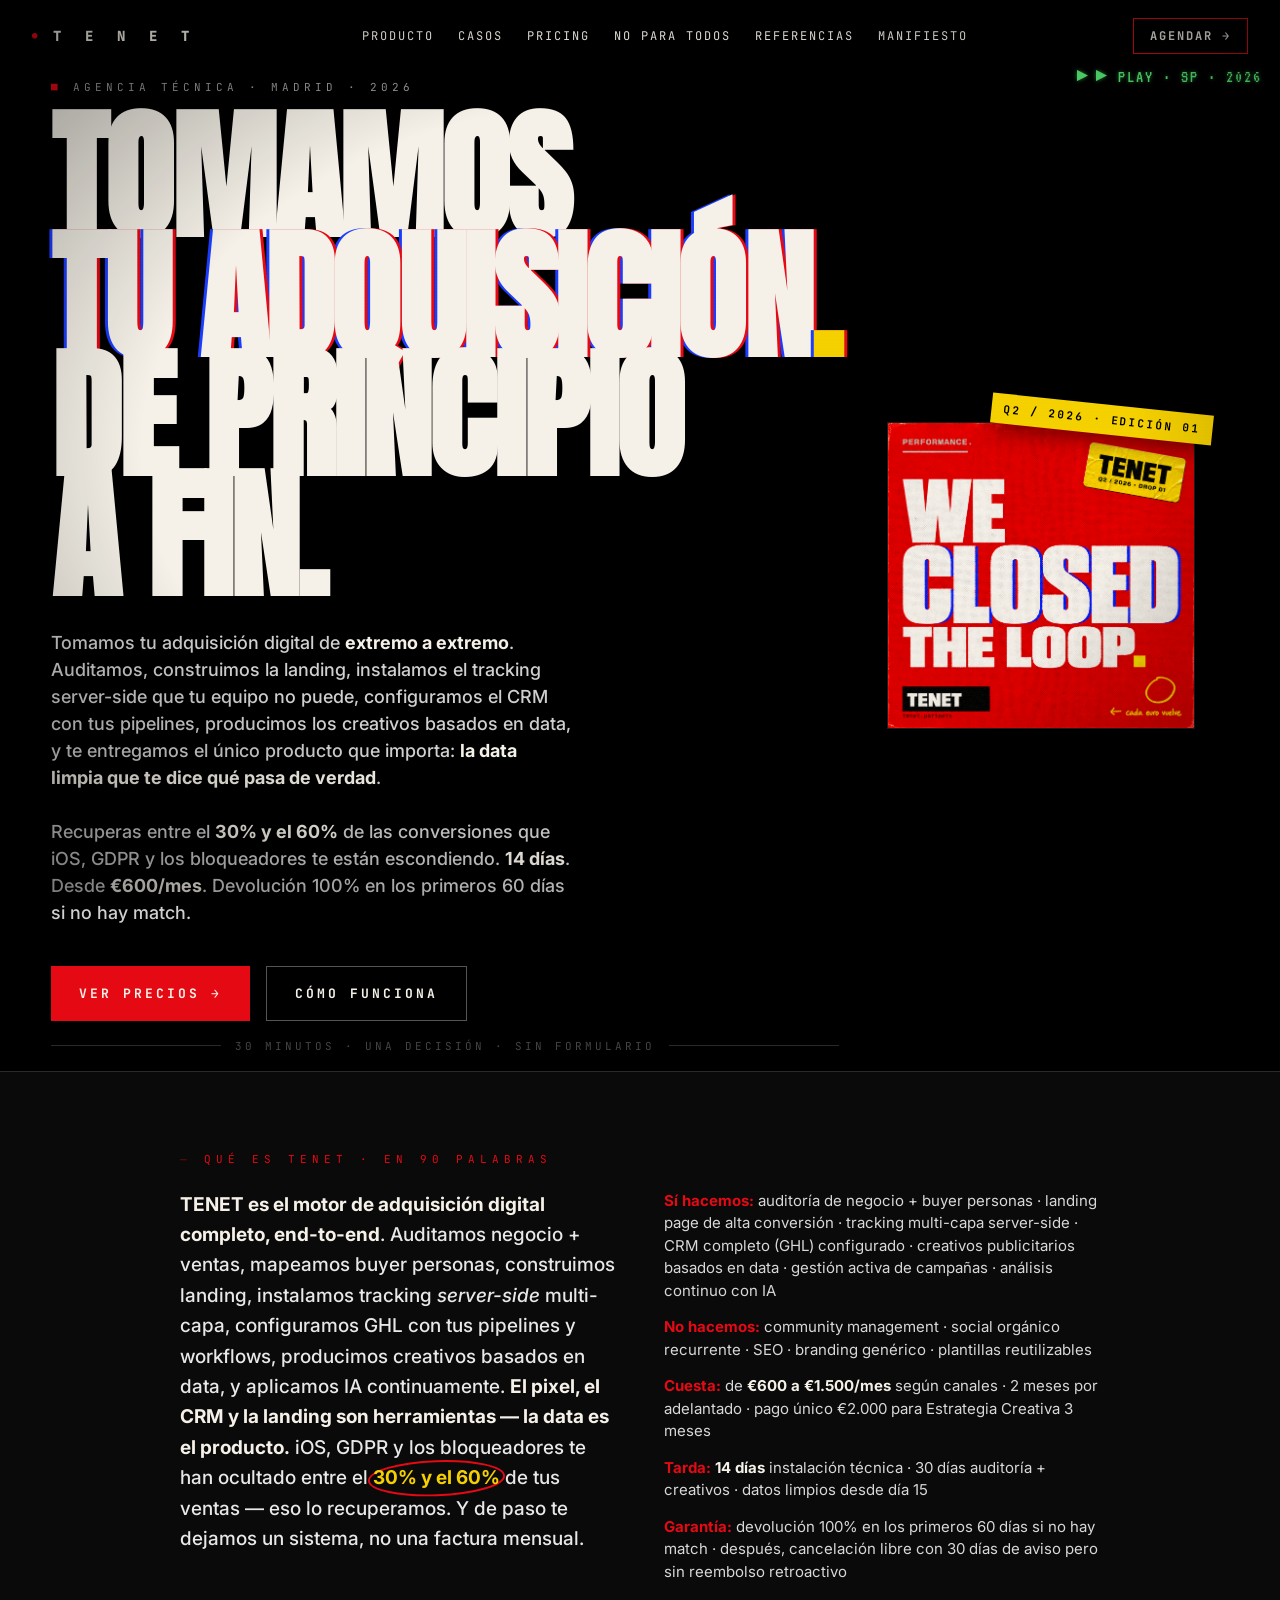
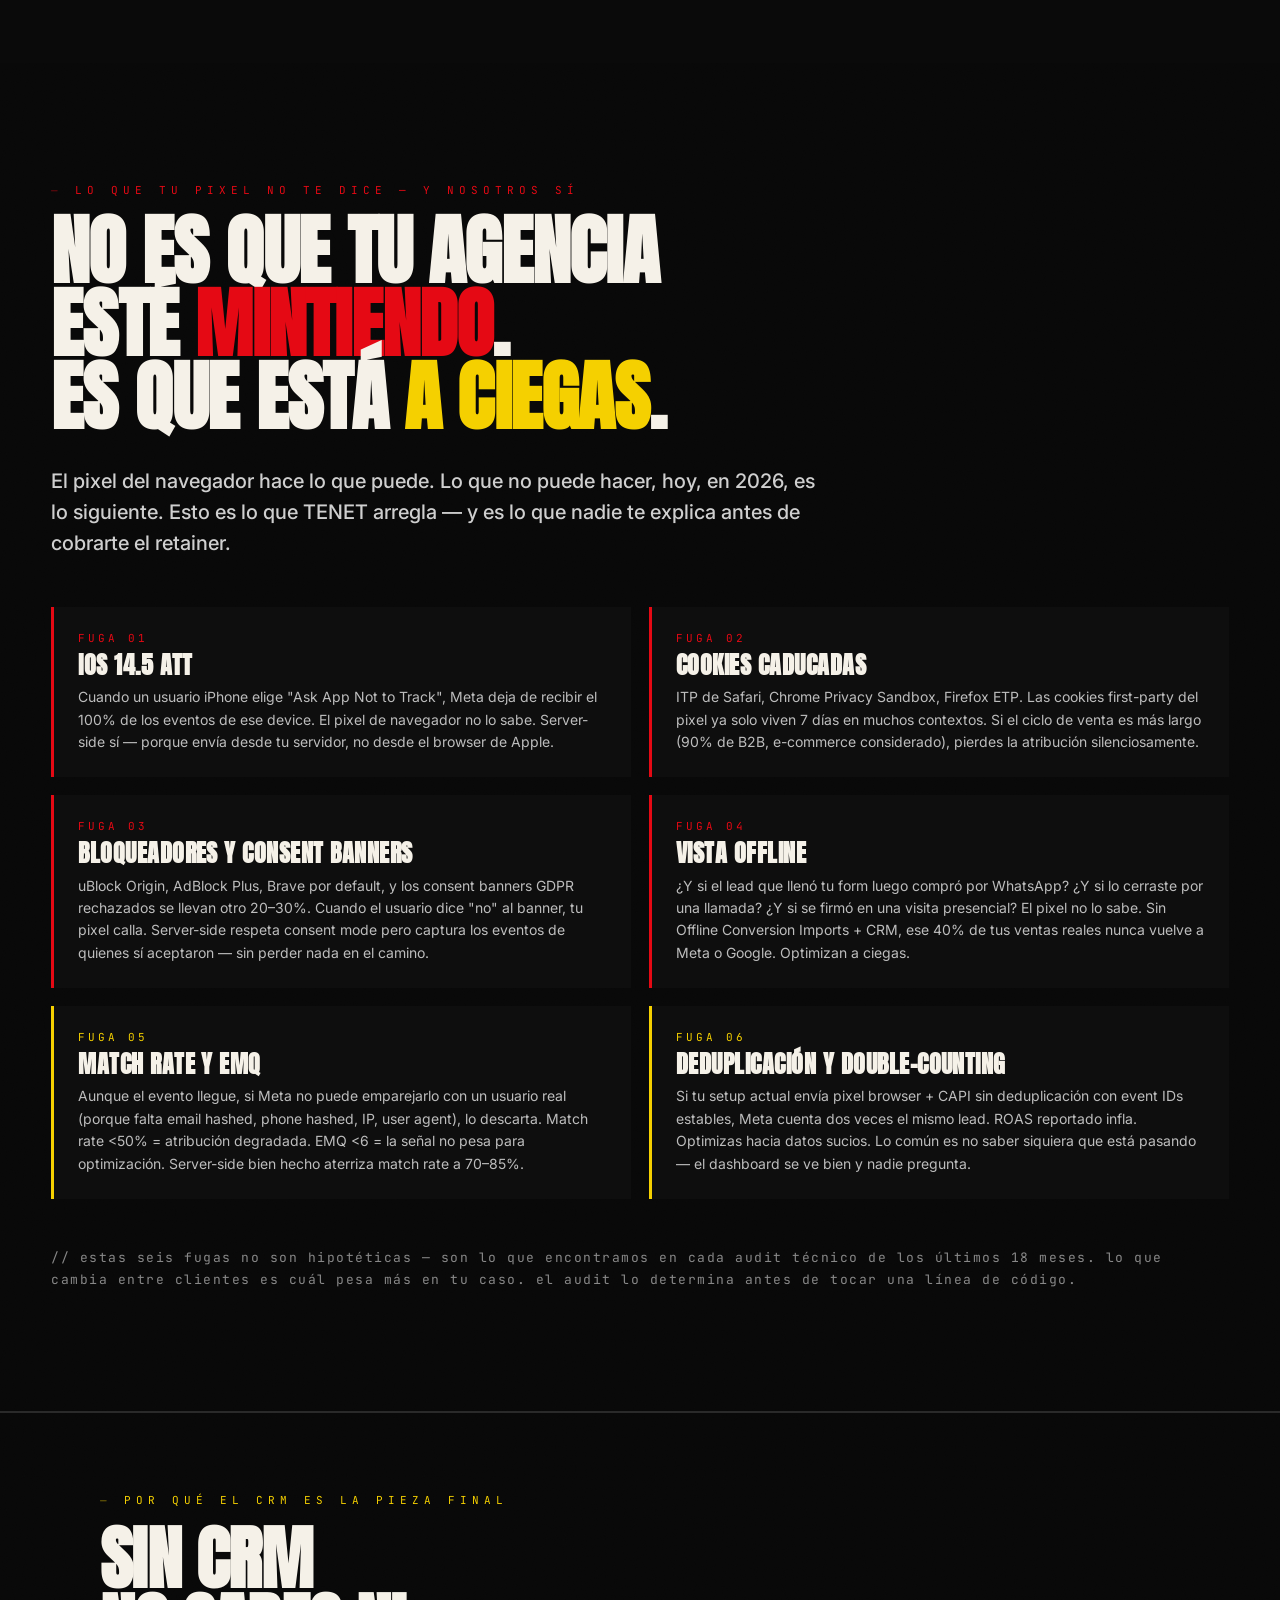
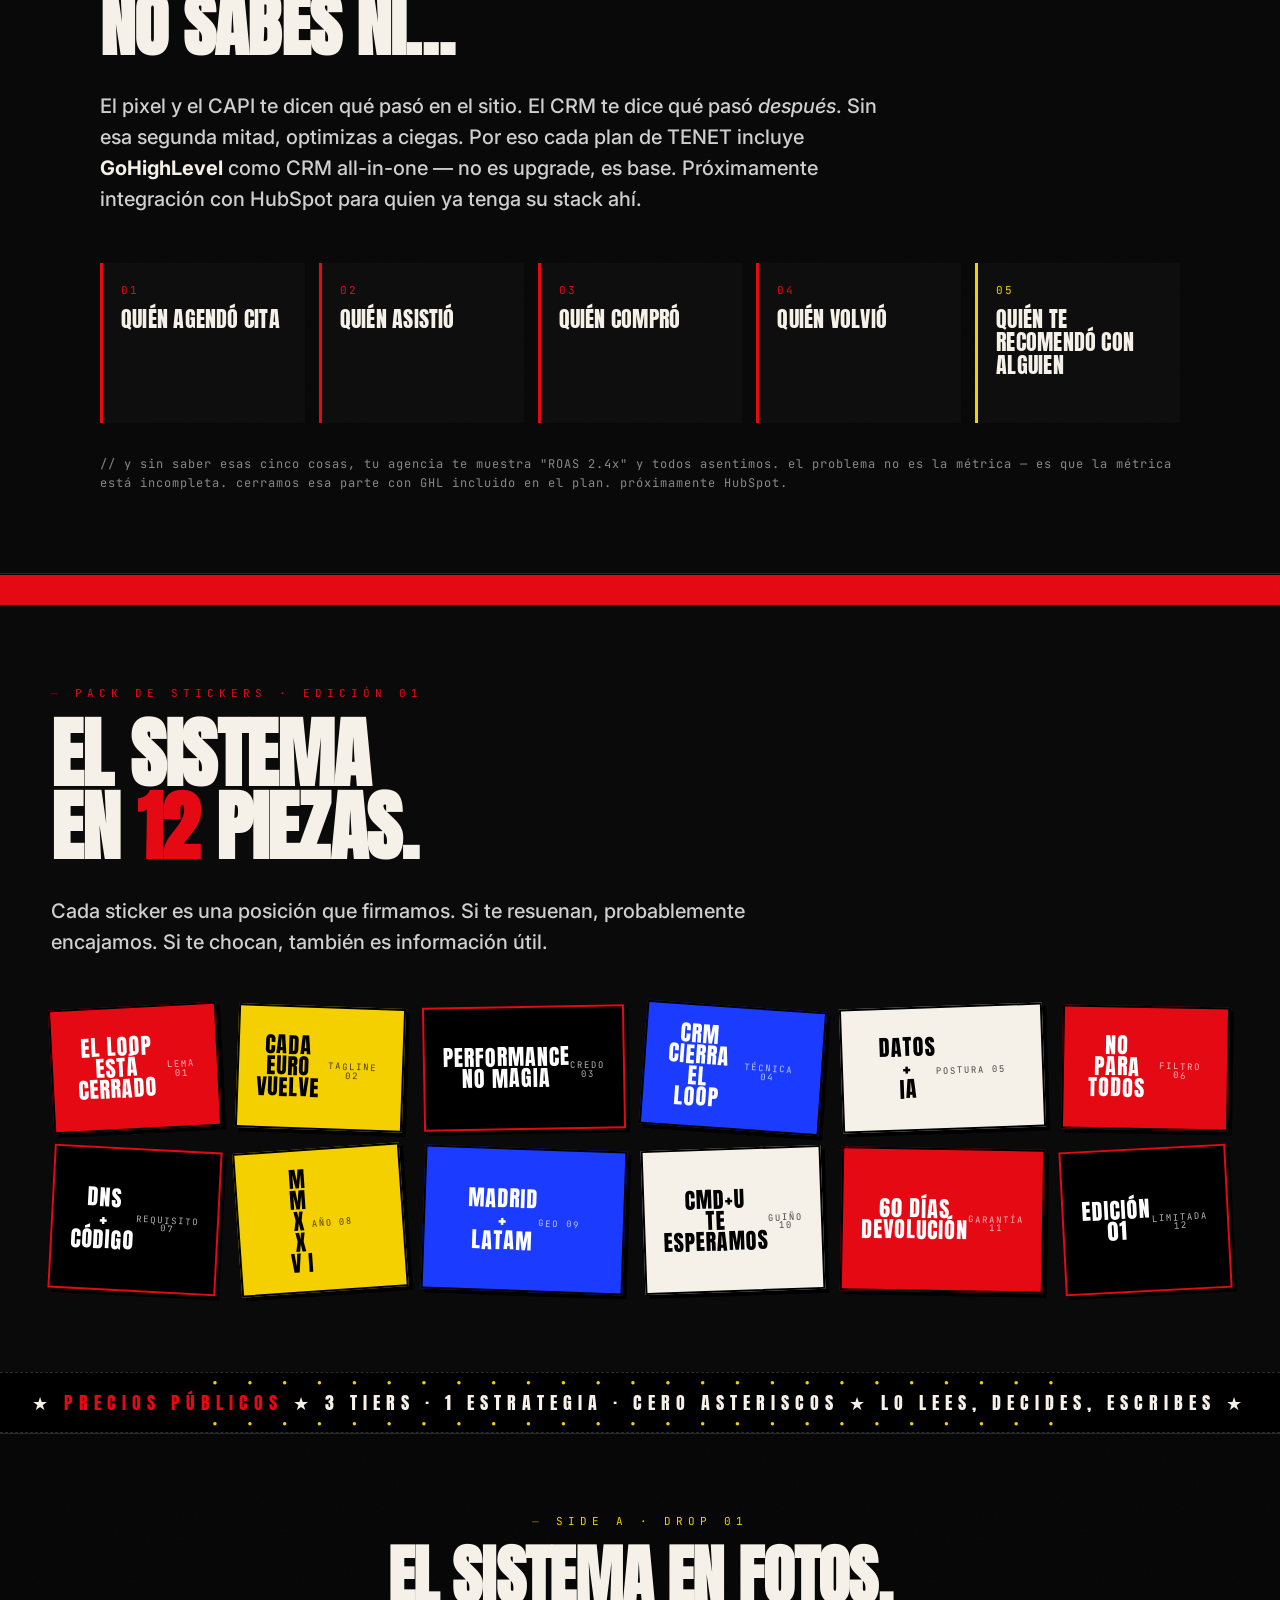
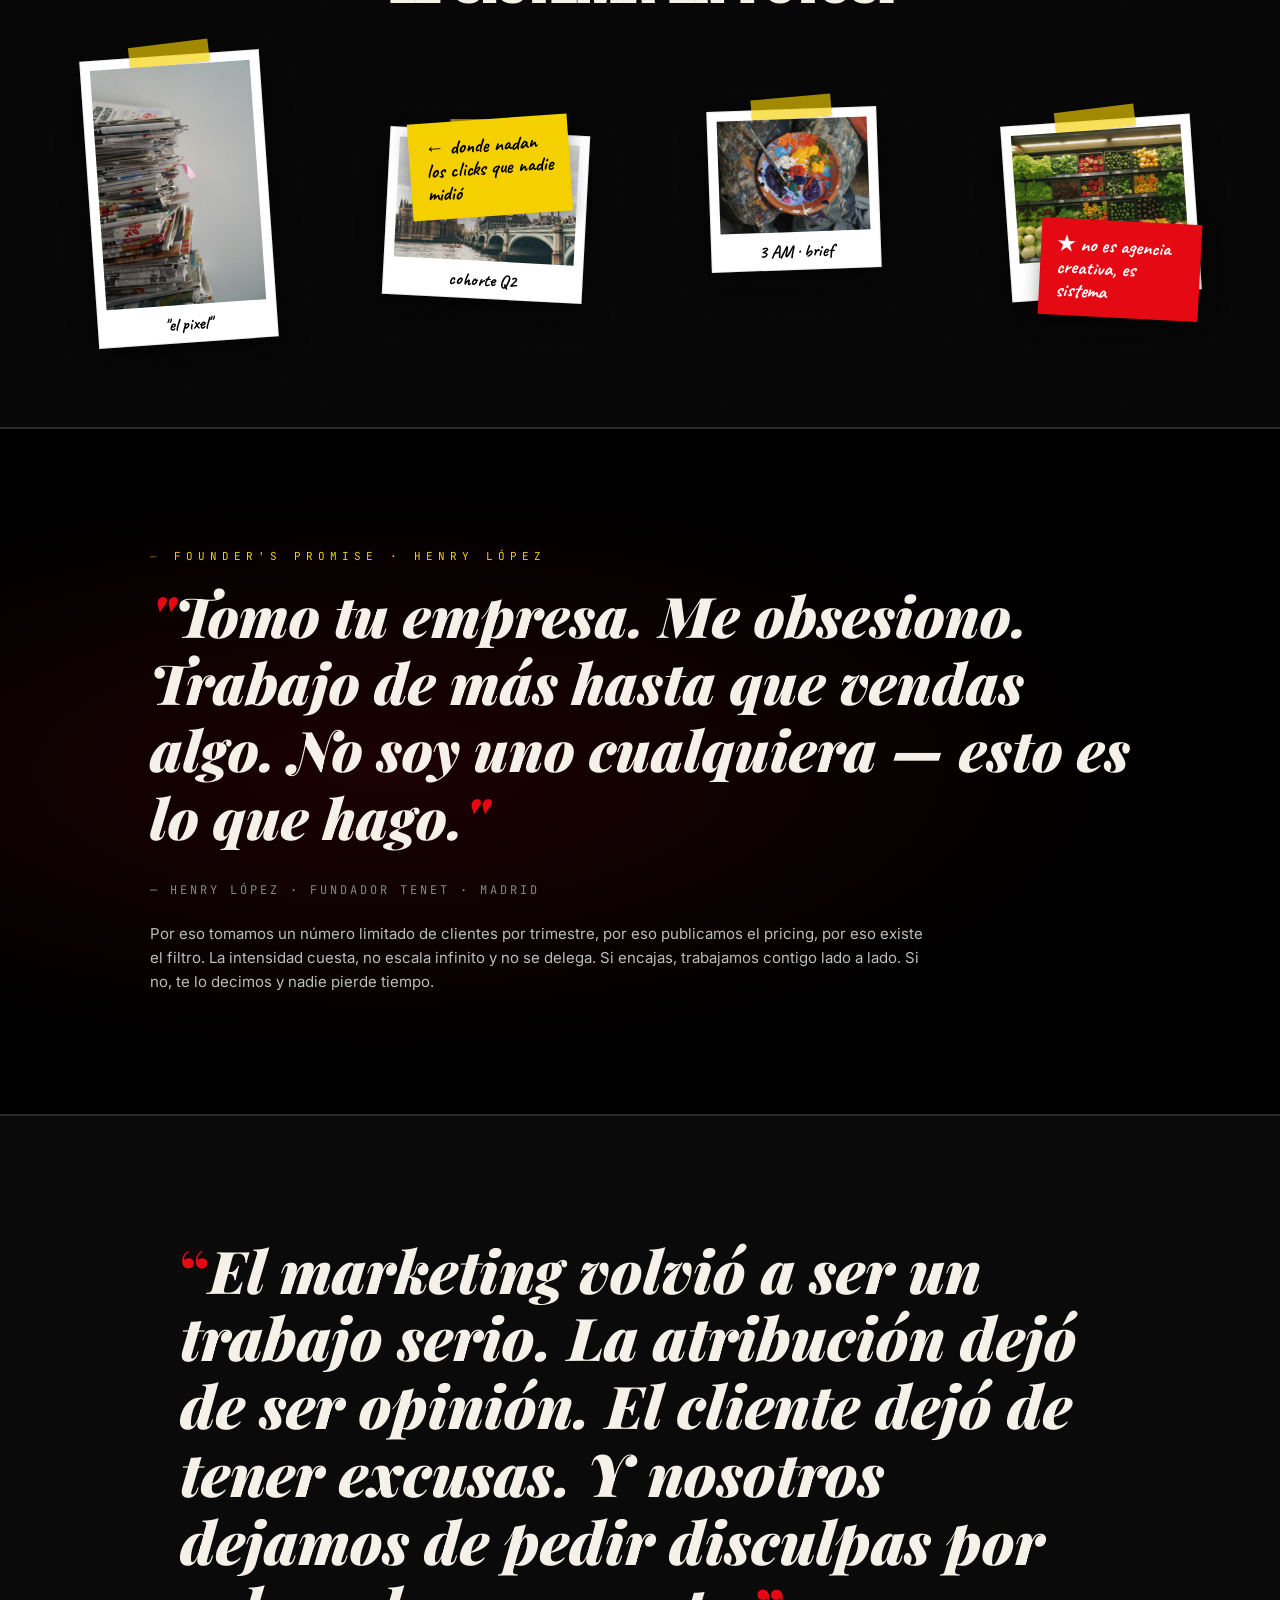
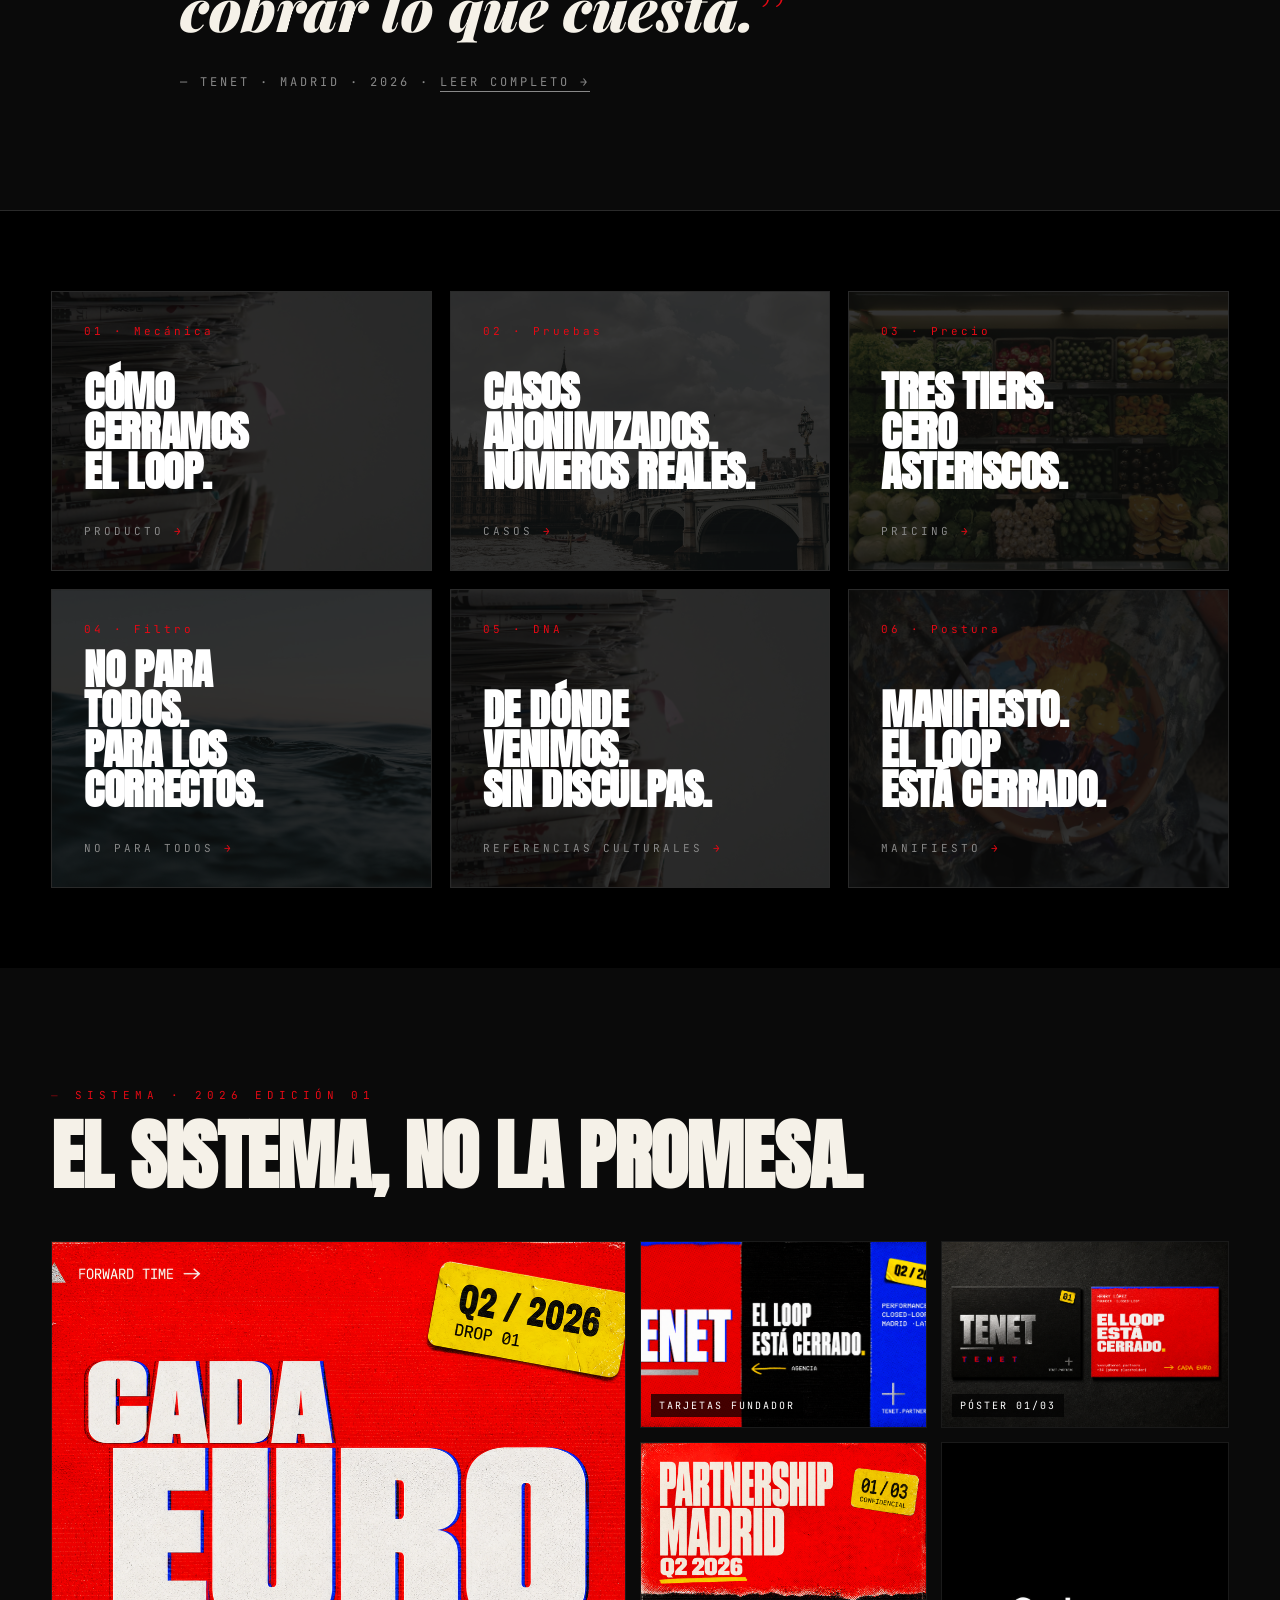
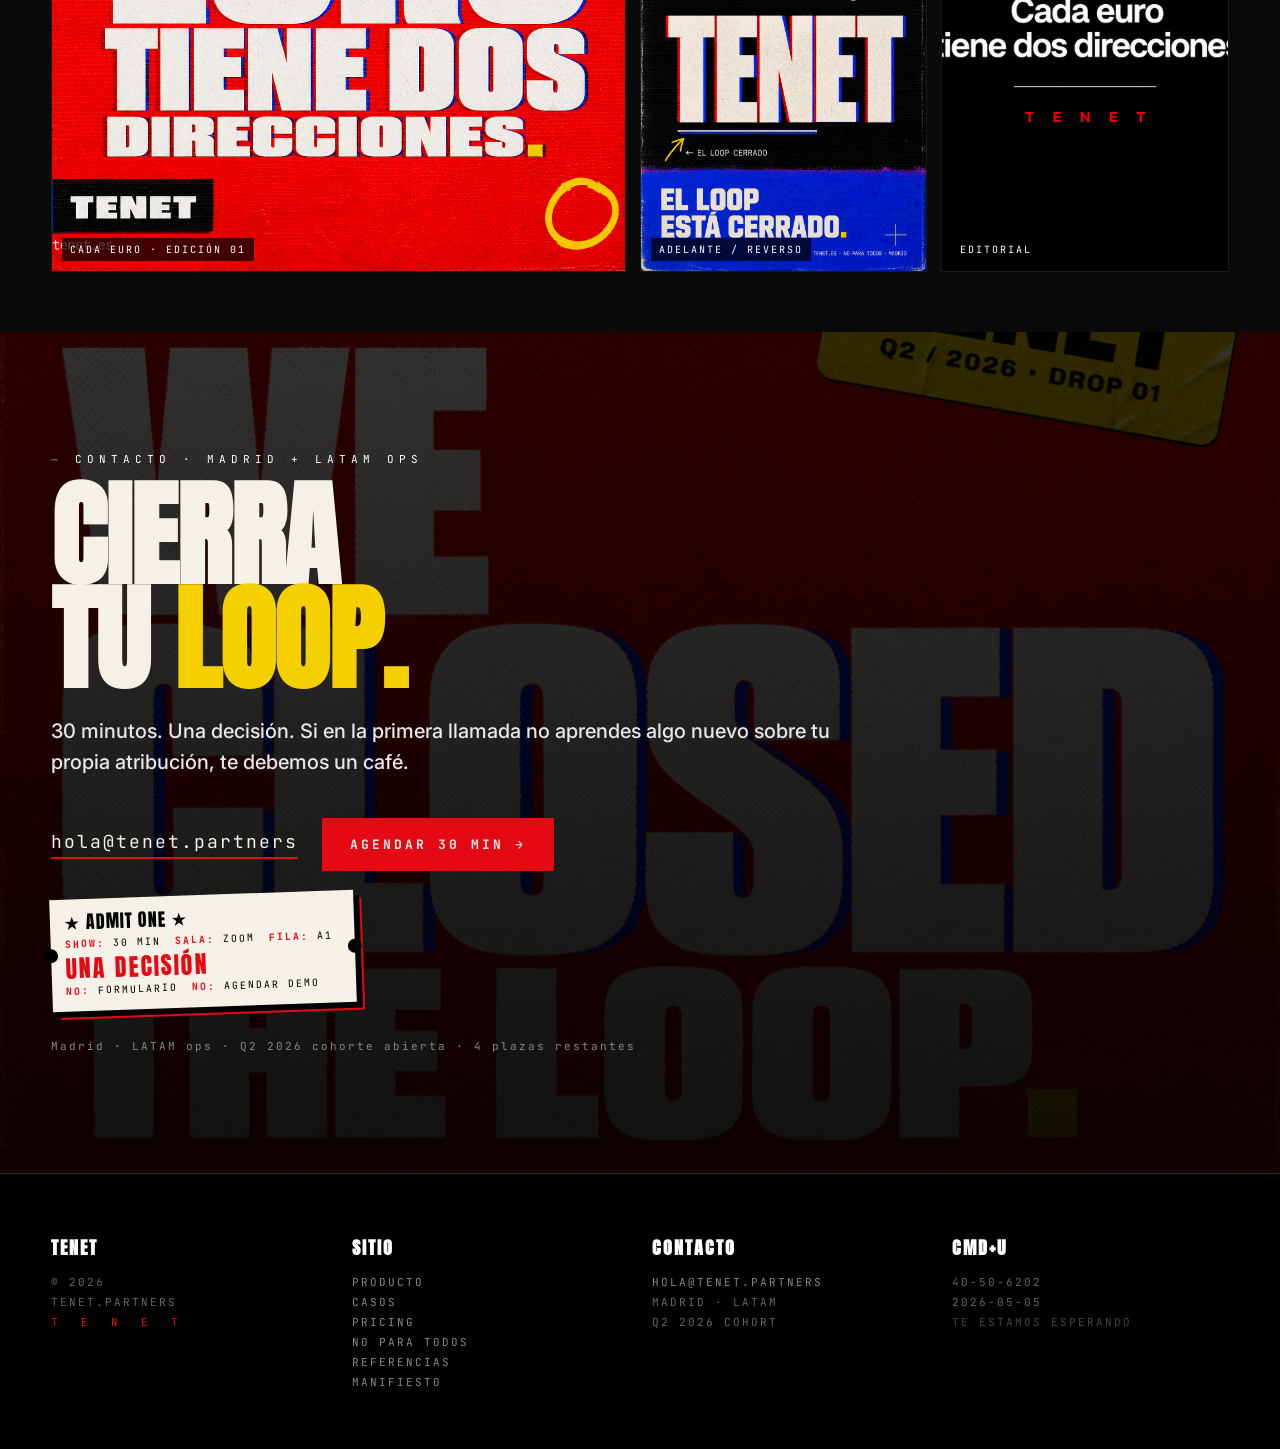
<file: index.html>
<!doctype html>
<!--
  ╔══════════════════════════════════════════════════════════════════╗
  ║  TENET · 2026 · PARTNERSHIP MADRID                             ║
  ║  S A T O R · A R E P O · T E N E T · O P E R A · R O T A S       ║
  ║  Performance marketing con atribución server-side.               ║
  ║  Si estás leyendo esto en view-source, ya entendiste.            ║
  ║  hola@tenet.partners                                             ║
  ╚══════════════════════════════════════════════════════════════════╝
-->
<html lang="es">
<head>
<meta charset="utf-8">
<meta name="viewport" content="width=device-width,initial-scale=1">
<title>TENET — Toda tu adquisición digital. De principio a fin.</title>
<meta name="description" content="Agencia técnica de Madrid. Auditoría + landing + tracking server-side + CRM all-in-one (GoHighLevel) + creativos basados en data + IA. Desde €600/mes. 14 días. Devolución 60 días.">
<meta property="og:title" content="TENET — Toda tu adquisición digital. De principio a fin.">
<meta property="og:image" content="assets/img/hero-we-closed-the-loop.png">
<link rel="icon" type="image/svg+xml" href="assets/favicon.svg">
<link rel="stylesheet" href="assets/site.css">
<link rel="preconnect" href="https://fonts.googleapis.com">
<link href="https://fonts.googleapis.com/css2?family=Caveat:wght@700&display=swap" rel="stylesheet">
</head>
<body class="vhs">

<div class="vhs-tag">▶ PLAY · SP · 2026</div>

<nav class="nav">
  <a href="/" class="brand">T E N E T</a>
  <ul>
    <li><a href="producto.html">Producto</a></li>
    <li><a href="casos.html">Casos</a></li>
    <li><a href="pricing.html">Pricing</a></li>
    <li><a href="no-para-todos.html">No para todos</a></li>
    <li><a href="referencias.html">Referencias</a></li>
    <li><a href="manifiesto.html">Manifiesto</a></li>
  </ul>
  <a href="#contacto" class="cta">Agendar →</a>
</nav>

<!-- ─── hero ─── -->
<header class="hero" id="top">
  <div class="stack">
    <div>
      <div class="kick">Agencia técnica · Madrid · 2026</div>
      <h1>
        <span class="word">TOMAMOS</span>
        <span class="word shift">TU&nbsp;ADQUISICIÓN<span class="stop">.</span></span>
        <span class="word">DE PRINCIPIO</span>
        <span class="word">A FIN.</span>
      </h1>
      <p class="promise">
        Tomamos tu adquisición digital de <b>extremo a extremo</b>. Auditamos, construimos la landing, instalamos el tracking server-side que tu equipo no puede, configuramos el CRM con tus pipelines, producimos los creativos basados en data, y te entregamos el único producto que importa: <b>la data limpia que te dice qué pasa de verdad</b>.
        <br><br>
        Recuperas entre el <b>30% y el 60%</b> de las conversiones que iOS, GDPR y los bloqueadores te están escondiendo. <b>14 días</b>. Desde <b>€600/mes</b>. Devolución 100% en los primeros 60 días si no hay match.
      </p>
      <div class="ctaRow">
        <a href="pricing.html" class="btn red">Ver precios →</a>
        <a href="producto.html" class="btn ghost">Cómo funciona</a>
      </div>
      <div class="divider-loop">30 minutos · Una decisión · Sin formulario</div>
    </div>
    <div class="visual">
      <img src="assets/img/hero-we-closed-the-loop.png" alt="WE CLOSED THE LOOP — TENET poster">
      <div class="stamp">Q2 / 2026 · EDICIÓN 01</div>
    </div>
  </div>
</header>

<!-- ─── Qué es TENET (loud + clear) ─── -->
<section style="background:#0a0a0a;padding:80px 32px;border-top:1px solid var(--line)">
  <div class="wrap" style="max-width:920px">
    <div class="eyebrow">Qué es TENET · en 90 palabras</div>
    <div style="display:grid;grid-template-columns:1fr 1fr;gap:48px;margin-top:24px">
      <div>
        <p style="font-size:19px;line-height:1.6;color:#e8e8e8;font-weight:500">
          <strong style="color:var(--bone)">TENET es el motor de adquisición digital completo, end-to-end</strong>. Auditamos negocio + ventas, mapeamos buyer personas, construimos landing, instalamos tracking <em>server-side</em> multi-capa, configuramos GHL con tus pipelines y workflows, producimos creativos basados en data, y aplicamos IA continuamente. <strong style="color:var(--bone)">El pixel, el CRM y la landing son herramientas — la data es el producto.</strong> iOS, GDPR y los bloqueadores te han ocultado entre el <span class="annot"><strong style="color:var(--yellow);position:relative;z-index:2">30% y el 60%</strong><svg viewBox="0 0 200 60" preserveAspectRatio="none"><ellipse cx="100" cy="30" rx="92" ry="22" fill="none" stroke="#E50914" stroke-width="2.5" stroke-dasharray="0,0" style="filter:url(#rough)" transform="rotate(-2 100 30)"/></svg></span> de tus ventas — eso lo recuperamos. Y de paso te dejamos un sistema, no una factura mensual.
        </p>
      </div>
      <div>
        <ul style="list-style:none;display:flex;flex-direction:column;gap:14px;font-size:15px;line-height:1.5;color:#d8d8d8">
          <li><strong style="color:var(--red)">Sí hacemos:</strong> auditoría de negocio + buyer personas · landing page de alta conversión · tracking multi-capa server-side · CRM completo (GHL) configurado · creativos publicitarios basados en data · gestión activa de campañas · análisis continuo con IA</li>
          <li><strong style="color:var(--red)">No hacemos:</strong> community management · social orgánico recurrente · SEO · branding genérico · plantillas reutilizables</li>
          <li><strong style="color:var(--red)">Cuesta:</strong> de <strong style="color:var(--bone)">€600 a €1.500/mes</strong> según canales · 2 meses por adelantado · pago único €2.000 para Estrategia Creativa 3 meses</li>
          <li><strong style="color:var(--red)">Tarda:</strong> <strong style="color:var(--bone)">14 días</strong> instalación técnica · 30 días auditoría + creativos · datos limpios desde día 15</li>
          <li><strong style="color:var(--red)">Garantía:</strong> devolución 100% en los primeros 60 días si no hay match · después, cancelación libre con 30 días de aviso pero sin reembolso retroactivo</li>
        </ul>
      </div>
    </div>
  </div>
</section>

<!-- ─── Lo que tu pixel ya no te dice ─── -->
<section style="background:#0a0a0a;padding:120px 32px;border-bottom:1px solid var(--line);position:relative;overflow:hidden">
  <div style="position:absolute;inset:0;background:url('assets/textures/grain.svg') center/400px;opacity:.4;pointer-events:none"></div>
  <div class="wrap" style="position:relative;z-index:2;max-width:1180px">
    <div class="eyebrow">Lo que tu pixel no te dice — y nosotros sí</div>
    <h2 class="section-title">No es que tu agencia<br>esté <span class="r">mintiendo</span>.<br>Es que está <span class="y">a ciegas</span>.</h2>
    <p class="lede">El pixel del navegador hace lo que puede. Lo que no puede hacer, hoy, en 2026, es lo siguiente. Esto es lo que TENET arregla — y es lo que nadie te explica antes de cobrarte el retainer.</p>

    <div style="display:grid;grid-template-columns:repeat(2,1fr);gap:18px;margin-top:48px">

      <div style="background:#0e0e0e;border-left:3px solid var(--red);padding:24px;display:flex;flex-direction:column;gap:8px">
        <div class="mono" style="font-size:11px;color:var(--red);letter-spacing:3px">FUGA 01</div>
        <h3 style="font-family:'Anton',sans-serif;font-size:24px;text-transform:uppercase;letter-spacing:.02em;line-height:1.05">iOS 14.5 ATT</h3>
        <p style="font-size:14px;line-height:1.6;color:#bdbdbd">Cuando un usuario iPhone elige "Ask App Not to Track", Meta deja de recibir el 100% de los eventos de ese device. El pixel de navegador no lo sabe. Server-side sí — porque envía desde tu servidor, no desde el browser de Apple.</p>
      </div>

      <div style="background:#0e0e0e;border-left:3px solid var(--red);padding:24px;display:flex;flex-direction:column;gap:8px">
        <div class="mono" style="font-size:11px;color:var(--red);letter-spacing:3px">FUGA 02</div>
        <h3 style="font-family:'Anton',sans-serif;font-size:24px;text-transform:uppercase;letter-spacing:.02em;line-height:1.05">Cookies caducadas</h3>
        <p style="font-size:14px;line-height:1.6;color:#bdbdbd">ITP de Safari, Chrome Privacy Sandbox, Firefox ETP. Las cookies first-party del pixel ya solo viven 7 días en muchos contextos. Si el ciclo de venta es más largo (90% de B2B, e-commerce considerado), pierdes la atribución silenciosamente.</p>
      </div>

      <div style="background:#0e0e0e;border-left:3px solid var(--red);padding:24px;display:flex;flex-direction:column;gap:8px">
        <div class="mono" style="font-size:11px;color:var(--red);letter-spacing:3px">FUGA 03</div>
        <h3 style="font-family:'Anton',sans-serif;font-size:24px;text-transform:uppercase;letter-spacing:.02em;line-height:1.05">Bloqueadores y consent banners</h3>
        <p style="font-size:14px;line-height:1.6;color:#bdbdbd">uBlock Origin, AdBlock Plus, Brave por default, y los consent banners GDPR rechazados se llevan otro 20–30%. Cuando el usuario dice "no" al banner, tu pixel calla. Server-side respeta consent mode pero captura los eventos de quienes sí aceptaron — sin perder nada en el camino.</p>
      </div>

      <div style="background:#0e0e0e;border-left:3px solid var(--red);padding:24px;display:flex;flex-direction:column;gap:8px">
        <div class="mono" style="font-size:11px;color:var(--red);letter-spacing:3px">FUGA 04</div>
        <h3 style="font-family:'Anton',sans-serif;font-size:24px;text-transform:uppercase;letter-spacing:.02em;line-height:1.05">Vista offline</h3>
        <p style="font-size:14px;line-height:1.6;color:#bdbdbd">¿Y si el lead que llenó tu form luego compró por WhatsApp? ¿Y si lo cerraste por una llamada? ¿Y si se firmó en una visita presencial? El pixel no lo sabe. Sin Offline Conversion Imports + CRM, ese 40% de tus ventas reales nunca vuelve a Meta o Google. Optimizan a ciegas.</p>
      </div>

      <div style="background:#0e0e0e;border-left:3px solid var(--yellow);padding:24px;display:flex;flex-direction:column;gap:8px">
        <div class="mono" style="font-size:11px;color:var(--yellow);letter-spacing:3px">FUGA 05</div>
        <h3 style="font-family:'Anton',sans-serif;font-size:24px;text-transform:uppercase;letter-spacing:.02em;line-height:1.05">Match rate y EMQ</h3>
        <p style="font-size:14px;line-height:1.6;color:#bdbdbd">Aunque el evento llegue, si Meta no puede emparejarlo con un usuario real (porque falta email hashed, phone hashed, IP, user agent), lo descarta. Match rate &lt;50% = atribución degradada. EMQ &lt;6 = la señal no pesa para optimización. Server-side bien hecho aterriza match rate a 70–85%.</p>
      </div>

      <div style="background:#0e0e0e;border-left:3px solid var(--yellow);padding:24px;display:flex;flex-direction:column;gap:8px">
        <div class="mono" style="font-size:11px;color:var(--yellow);letter-spacing:3px">FUGA 06</div>
        <h3 style="font-family:'Anton',sans-serif;font-size:24px;text-transform:uppercase;letter-spacing:.02em;line-height:1.05">Deduplicación y double-counting</h3>
        <p style="font-size:14px;line-height:1.6;color:#bdbdbd">Si tu setup actual envía pixel browser + CAPI sin deduplicación con event IDs estables, Meta cuenta dos veces el mismo lead. ROAS reportado infla. Optimizas hacia datos sucios. Lo común es no saber siquiera que está pasando — el dashboard se ve bien y nadie pregunta.</p>
      </div>

    </div>

    <p class="mono" style="font-size:13px;color:#888;margin-top:48px;letter-spacing:1.5px;line-height:1.7">// estas seis fugas no son hipotéticas — son lo que encontramos en cada audit técnico de los últimos 18 meses. lo que cambia entre clientes es cuál pesa más en tu caso. el audit lo determina antes de tocar una línea de código.</p>
  </div>
</section>

<!-- ─── Sin CRM no sabes ni... (Henry's 5 questions) ─── -->
<section style="background:#0a0a0a;padding:80px 32px;border-top:1px solid var(--line);border-bottom:1px solid var(--line);position:relative;overflow:hidden">
  <div style="position:absolute;inset:0;background:url('assets/textures/grain.svg') center/400px;opacity:.4;pointer-events:none"></div>
  <div class="wrap" style="position:relative;z-index:2;max-width:1080px">
    <div class="eyebrow" style="color:var(--yellow)">Por qué el CRM es la pieza final</div>
    <h2 class="section-title" style="font-size:clamp(38px,5.5vw,72px)">Sin CRM<br>no sabes ni…</h2>
    <p class="lede" style="margin-bottom:48px">El pixel y el CAPI te dicen qué pasó en el sitio. El CRM te dice qué pasó <em>después</em>. Sin esa segunda mitad, optimizas a ciegas. Por eso cada plan de TENET incluye <strong style="color:var(--bone)">GoHighLevel</strong> como CRM all-in-one — no es upgrade, es base. Próximamente integración con HubSpot para quien ya tenga su stack ahí.</p>

    <div style="display:grid;grid-template-columns:repeat(5,1fr);gap:14px;margin-top:32px">
      <div style="background:#0e0e0e;border-left:3px solid var(--red);padding:20px 18px;display:flex;flex-direction:column;gap:10px;min-height:160px">
        <div class="mono" style="font-size:11px;color:var(--red);letter-spacing:2px">01</div>
        <div style="font-family:'Anton',sans-serif;font-size:22px;text-transform:uppercase;line-height:1.05;letter-spacing:.01em;color:var(--bone)">Quién agendó cita</div>
      </div>
      <div style="background:#0e0e0e;border-left:3px solid var(--red);padding:20px 18px;display:flex;flex-direction:column;gap:10px;min-height:160px">
        <div class="mono" style="font-size:11px;color:var(--red);letter-spacing:2px">02</div>
        <div style="font-family:'Anton',sans-serif;font-size:22px;text-transform:uppercase;line-height:1.05;letter-spacing:.01em;color:var(--bone)">Quién asistió</div>
      </div>
      <div style="background:#0e0e0e;border-left:3px solid var(--red);padding:20px 18px;display:flex;flex-direction:column;gap:10px;min-height:160px">
        <div class="mono" style="font-size:11px;color:var(--red);letter-spacing:2px">03</div>
        <div style="font-family:'Anton',sans-serif;font-size:22px;text-transform:uppercase;line-height:1.05;letter-spacing:.01em;color:var(--bone)">Quién compró</div>
      </div>
      <div style="background:#0e0e0e;border-left:3px solid var(--red);padding:20px 18px;display:flex;flex-direction:column;gap:10px;min-height:160px">
        <div class="mono" style="font-size:11px;color:var(--red);letter-spacing:2px">04</div>
        <div style="font-family:'Anton',sans-serif;font-size:22px;text-transform:uppercase;line-height:1.05;letter-spacing:.01em;color:var(--bone)">Quién volvió</div>
      </div>
      <div style="background:#0e0e0e;border-left:3px solid var(--yellow);padding:20px 18px;display:flex;flex-direction:column;gap:10px;min-height:160px">
        <div class="mono" style="font-size:11px;color:var(--yellow);letter-spacing:2px">05</div>
        <div style="font-family:'Anton',sans-serif;font-size:22px;text-transform:uppercase;line-height:1.05;letter-spacing:.01em;color:var(--bone)">Quién te recomendó con alguien</div>
      </div>
    </div>

    <p class="mono" style="font-size:12px;color:#888;margin-top:32px;letter-spacing:1px;line-height:1.6">// y sin saber esas cinco cosas, tu agencia te muestra "ROAS 2.4x" y todos asentimos. el problema no es la métrica — es que la métrica está incompleta. cerramos esa parte con GHL incluido en el plan. próximamente HubSpot.</p>
  </div>
</section>

<!-- ─── ticker ─── -->
<div class="ticker">
  <div class="track">
    <span>El loop está cerrado</span>
    <span>Cada euro tiene dos direcciones</span>
    <span>Sin setup · Sin % · Sin negociación</span>
    <span>Tracking server-side · 14 días</span>
    <span>2026 · Madrid · Edición 01</span>
    <span>Lo tomas o no encajamos</span>
    <span>El loop está cerrado</span>
    <span>Cada euro tiene dos direcciones</span>
  </div>
</div>

<!-- ─── sticker bomb ─── -->
<section class="stickerbomb">
  <div class="wrap">
    <div class="eyebrow">Pack de stickers · Edición 01</div>
    <h2 class="section-title">El sistema<br>en <span class="r">12</span> piezas.</h2>
    <p class="lede" style="margin-bottom:48px">Cada sticker es una posición que firmamos. Si te resuenan, probablemente encajamos. Si te chocan, también es información útil.</p>
    <div class="grid">
      <div class="stk r">EL LOOP<br>ESTÁ CERRADO<small>lema 01</small></div>
      <div class="stk y">CADA<br>EURO<br>VUELVE<small>tagline 02</small></div>
      <div class="stk k">PERFORMANCE<br>NO MAGIA<small>credo 03</small></div>
      <div class="stk b">CRM<br>CIERRA<br>EL LOOP<small>técnica 04</small></div>
      <div class="stk bone">DATOS<br>+<br>IA<small>postura 05</small></div>
      <div class="stk r">NO PARA<br>TODOS<small>filtro 06</small></div>
      <div class="stk k">DNS<br>+<br>CÓDIGO<small>requisito 07</small></div>
      <div class="stk y">M<br>M<br>X<br>X<br>V I<small>año 08</small></div>
      <div class="stk b">MADRID<br>+<br>LATAM<small>geo 09</small></div>
      <div class="stk bone">CMD+U<br>TE<br>ESPERAMOS<small>guiño 10</small></div>
      <div class="stk r">60 DÍAS<br>DEVOLUCIÓN<small>garantía 11</small></div>
      <div class="stk k">EDICIÓN<br>01<small>limitada 12</small></div>
    </div>
  </div>
</section>

<!-- ─── viewer discretion bumper (con marquee lights) ─── -->
<div class="marquee">
  ★  <span class="red">PRECIOS PÚBLICOS</span>  ★  3 TIERS · 1 ESTRATEGIA · CERO ASTERISCOS  ★  LO LEES, DECIDES, ESCRIBES  ★
</div>

<!-- ─── Corkboard (vinyl shop + Big Brother spread) ─── -->
<section class="corkboard">
  <div class="wrap" style="max-width:1280px;margin:0 auto;text-align:center;margin-bottom:48px">
    <div class="eyebrow" style="color:var(--yellow)">Side A · Drop 01</div>
    <h2 class="section-title" style="font-size:clamp(36px,5vw,64px);margin-bottom:0">El sistema en fotos.</h2>
  </div>
  <div class="scatter">
    <div class="p1">
      <div class="polaroid tilt-l">
        <div class="tape"></div>
        <img src="assets/img/vhs-stack.jpg" alt="VHS stack">
        <div class="cap">"el pixel"</div>
      </div>
    </div>
    <div class="p2">
      <div class="polaroid tilt-r">
        <div class="tape"></div>
        <img src="assets/img/empty-pool.jpg" alt="Halfpipe / piscina">
        <div class="cap">cohorte Q2</div>
      </div>
      <div class="post-it pos-1">← donde nadan los clicks que nadie midió</div>
    </div>
    <div class="p3">
      <div class="polaroid tilt-r2">
        <div class="tape"></div>
        <img src="assets/img/diner-night.jpg" alt="Restaurante de carretera">
        <div class="cap">3 AM · brief</div>
      </div>
    </div>
    <div class="p4">
      <div class="polaroid tilt-l">
        <div class="tape"></div>
        <img src="assets/img/convenience-night.jpg" alt="Tienda 24h">
        <div class="cap">side b</div>
      </div>
      <div class="post-it r pos-2">★ no es agencia creativa, es sistema</div>
    </div>
  </div>
</section>

<!-- ─── Founder's Promise (Henry voice, raw) ─── -->
<section style="background:#000;padding:120px 32px;border-top:1px solid var(--line);border-bottom:1px solid var(--line);position:relative;overflow:hidden">
  <div style="position:absolute;inset:0;background:radial-gradient(ellipse at 30% 50%,rgba(229,9,20,.12) 0%,transparent 60%);pointer-events:none"></div>
  <div class="wrap" style="position:relative;z-index:2;max-width:980px">
    <div class="eyebrow" style="color:var(--yellow)">Founder's Promise · Henry López</div>
    <p style="font-family:'Playfair Display',serif;font-style:italic;font-weight:900;font-size:clamp(32px,4.4vw,56px);line-height:1.2;color:var(--bone);margin-top:18px">
      <span style="color:var(--red)">"</span>Tomo tu empresa. Me obsesiono. Trabajo de más hasta que vendas algo. No soy uno cualquiera — esto es lo que hago.<span style="color:var(--red)">"</span>
    </p>
    <div class="mono" style="margin-top:32px;font-size:12px;letter-spacing:3px;color:#888;text-transform:uppercase">— Henry López · Fundador TENET · Madrid</div>
    <p style="margin-top:24px;font-size:15px;line-height:1.6;color:#bdbdbd;max-width:780px">
      Por eso tomamos un número limitado de clientes por trimestre, por eso publicamos el pricing, por eso existe el filtro. La intensidad cuesta, no escala infinito y no se delega. Si encajas, trabajamos contigo lado a lado. Si no, te lo decimos y nadie pierde tiempo.
    </p>
  </div>
</section>

<!-- ─── manifesto teaser ─── -->
<section class="manifesto">
  <div class="wrap">
    <p class="quote">El marketing volvió a ser un trabajo serio. La atribución dejó de ser opinión. El cliente dejó de tener excusas. Y nosotros dejamos de pedir disculpas por cobrar lo que cuesta.</p>
    <div class="sig">— TENET · Madrid · 2026 · <a href="manifiesto.html" class="link">leer completo →</a></div>
  </div>
</section>

<!-- ─── nav cards (hub to subpages) ─── -->
<section class="navcards">
  <div class="wrap">
    <a href="producto.html" class="ncard">
      <div class="bg" style="background-image:url('assets/img/vhs-stack.jpg')"></div>
      <div class="num">01 · Mecánica</div>
      <h3>Cómo<br>cerramos<br>el loop.</h3>
      <div class="arr">Producto</div>
    </a>
    <a href="casos.html" class="ncard">
      <div class="bg" style="background-image:url('assets/img/empty-pool.jpg')"></div>
      <div class="num">02 · Pruebas</div>
      <h3>Casos<br>anonimizados.<br>Números reales.</h3>
      <div class="arr">Casos</div>
    </a>
    <a href="pricing.html" class="ncard">
      <div class="bg" style="background-image:url('assets/img/convenience-night.jpg')"></div>
      <div class="num">03 · Precio</div>
      <h3>Tres tiers.<br>Cero<br>asteriscos.</h3>
      <div class="arr">Pricing</div>
    </a>
    <a href="no-para-todos.html" class="ncard">
      <div class="bg" style="background-image:url('assets/img/parking-fluorescent.jpg')"></div>
      <div class="num">04 · Filtro</div>
      <h3>No para<br>todos.<br>Para los<br>correctos.</h3>
      <div class="arr">No para todos</div>
    </a>
    <a href="referencias.html" class="ncard">
      <div class="bg" style="background-image:url('assets/img/vhs-stack.jpg')"></div>
      <div class="num">05 · DNA</div>
      <h3>De dónde<br>venimos.<br>Sin disculpas.</h3>
      <div class="arr">Referencias culturales</div>
    </a>
    <a href="manifiesto.html" class="ncard">
      <div class="bg" style="background-image:url('assets/img/diner-night.jpg')"></div>
      <div class="num">06 · Postura</div>
      <h3>Manifiesto.<br>El loop<br>está cerrado.</h3>
      <div class="arr">Manifiesto</div>
    </a>
  </div>
</section>

<!-- ─── proof gallery ─── -->
<section class="proof">
  <div class="wrap">
    <div class="eyebrow">Sistema · 2026 Edición 01</div>
    <h2 class="section-title">El sistema, no la promesa.</h2>
    <div class="gallery">
      <div class="cell tall"><img src="assets/img/cada-euro-square.png" alt="CADA EURO TIENE DOS DIRECCIONES"><div class="cap">CADA EURO · EDICIÓN 01</div></div>
      <div class="cell"><img src="assets/img/business-cards.png" alt="Tarjetas fundador"><div class="cap">TARJETAS FUNDADOR</div></div>
      <div class="cell"><img src="assets/img/poster-partnership-madrid.png" alt="Pósters partnership Madrid"><div class="cap">PÓSTER 01/03</div></div>
      <div class="cell"><img src="assets/img/quad-loops.png" alt="Cuatro loops"><div class="cap">ADELANTE / REVERSO</div></div>
      <div class="cell"><img src="assets/img/cada-euro-quote.png" alt="Cita cada euro"><div class="cap">EDITORIAL</div></div>
    </div>
  </div>
</section>

<!-- ─── contact ─── -->
<section class="contact" id="contacto">
  <div class="wrap">
    <div class="eyebrow" style="color:#fff">Contacto · Madrid + LATAM ops</div>
    <h2>Cierra<br>tu <span class="y">loop.</span></h2>
    <p class="lede" style="color:#e8e8e8;margin-top:24px">
      30 minutos. Una decisión. Si en la primera llamada no aprendes algo
      nuevo sobre tu propia atribución, te debemos un café.
    </p>
    <div class="row">
      <a href="mailto:hola@tenet.partners?subject=Closed-loop · Madrid&body=Stack actual:%0AGasto mensual ads:%0AAcceso DNS sí/no:%0A" class="mail">hola@tenet.partners</a>
      <a href="#" class="btn red">Agendar 30 min →</a>
    </div>

    <!-- ─── Ticket stub (cinema) ─── -->
    <div class="ticket">
      <div class="head">★ ADMIT ONE ★</div>
      <div class="row">
        <span><b>SHOW:</b> 30 MIN</span>
        <span><b>SALA:</b> ZOOM</span>
        <span><b>FILA:</b> A1</span>
      </div>
      <div class="num" style="margin-top:6px">UNA DECISIÓN</div>
      <div class="row" style="margin-top:4px">
        <span><b>NO:</b> formulario</span>
        <span><b>NO:</b> agendar demo</span>
      </div>
    </div>
    <p class="mono" style="margin-top:32px;font-size:11px;letter-spacing:2px;color:#888">
      Madrid · LATAM ops · Q2 2026 cohorte abierta · 4 plazas restantes
    </p>
  </div>
</section>

<!-- ─── footer ─── -->
<footer>
  <div class="wrap">
    <div class="col">
      <h4>TENET</h4>
      <div>© 2026</div>
      <div>tenet.partners</div>
      <div class="palindrome">T E N E T</div>
    </div>
    <div class="col">
      <h4>Sitio</h4>
      <div><a href="producto.html">Producto</a></div>
      <div><a href="casos.html">Casos</a></div>
      <div><a href="pricing.html">Pricing</a></div>
      <div><a href="no-para-todos.html">No para todos</a></div>
      <div><a href="referencias.html">Referencias</a></div>
      <div><a href="manifiesto.html">Manifiesto</a></div>
    </div>
    <div class="col">
      <h4>Contacto</h4>
      <div><a href="mailto:hola@tenet.partners">hola@tenet.partners</a></div>
      <div>Madrid · LATAM</div>
      <div>Q2 2026 cohort</div>
    </div>
    <div class="col">
      <h4>Cmd+U</h4>
      <div>40-50-6202</div>
      <div>2026-05-05</div>
      <div style="color:#444">te estamos esperando</div>
    </div>
  </div>
</footer>




</div>


<script src="assets/site.js"></script>
</body>
</html>
</file>
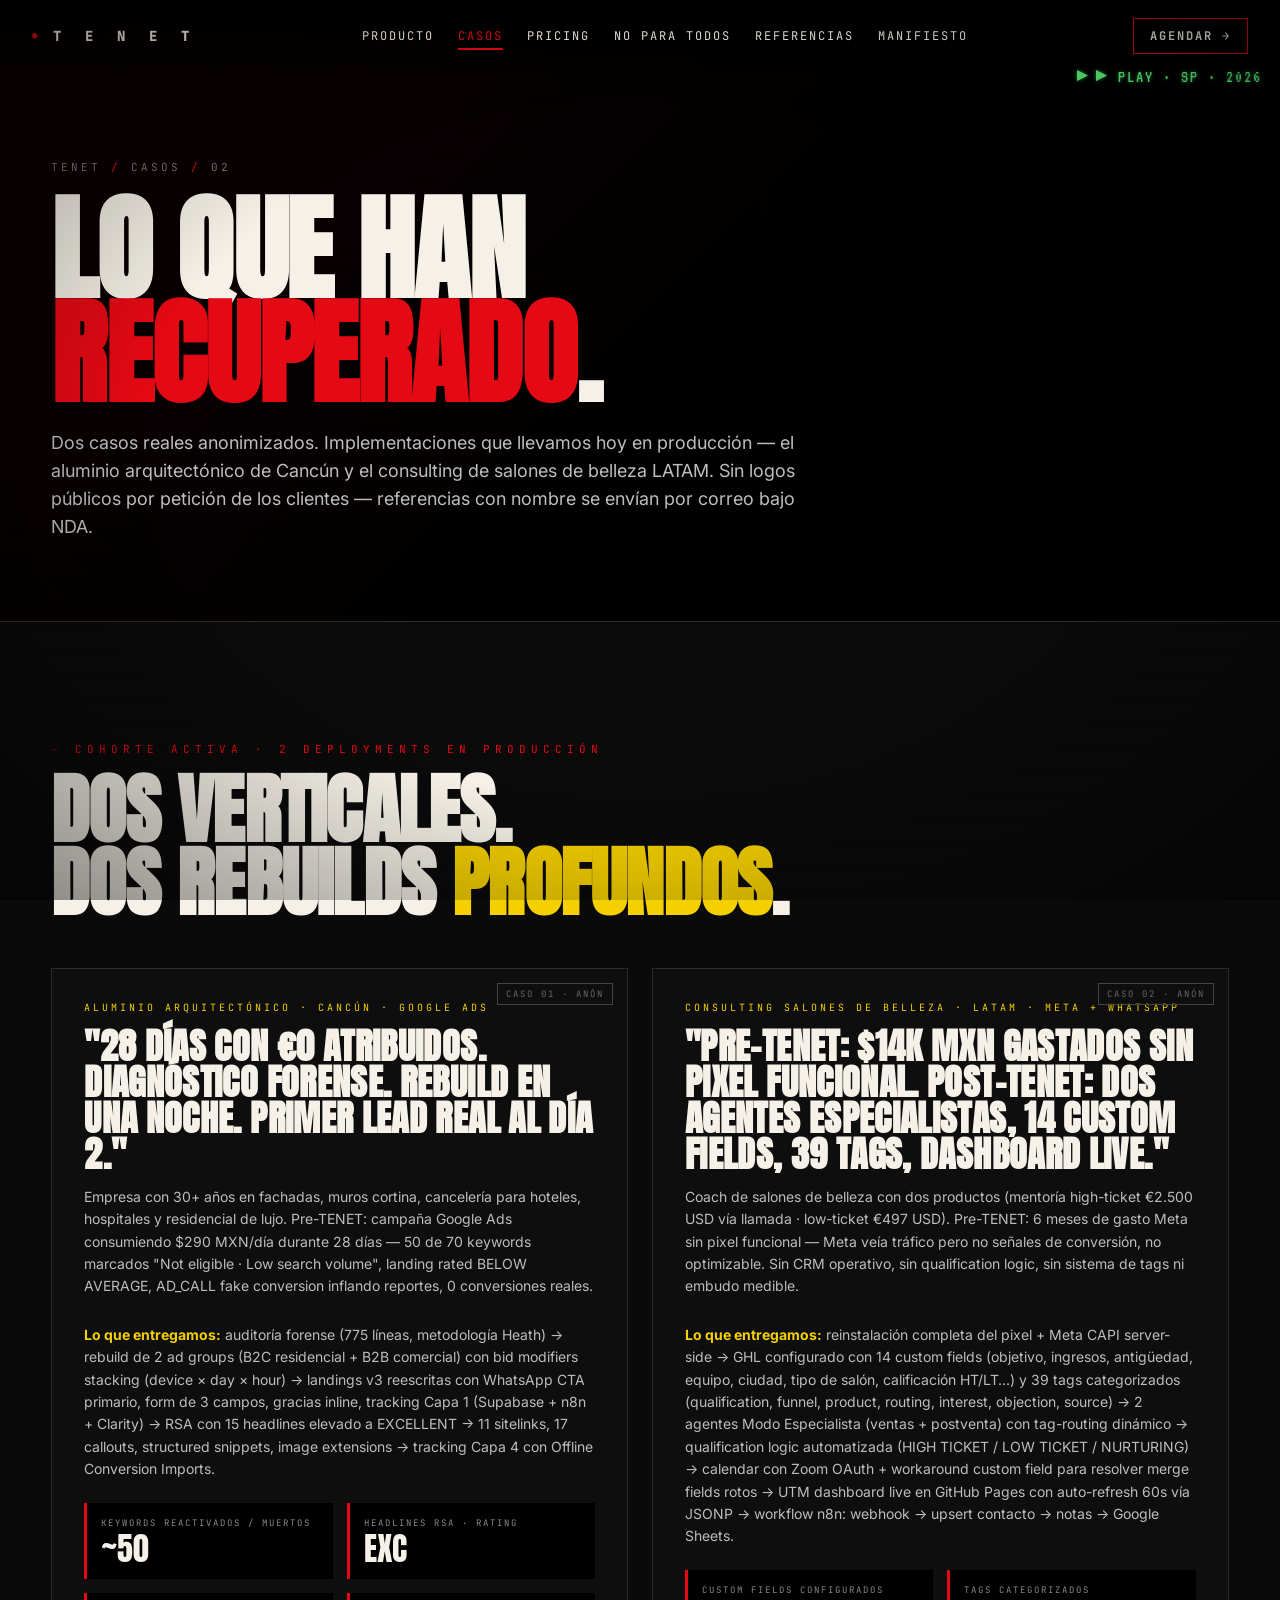
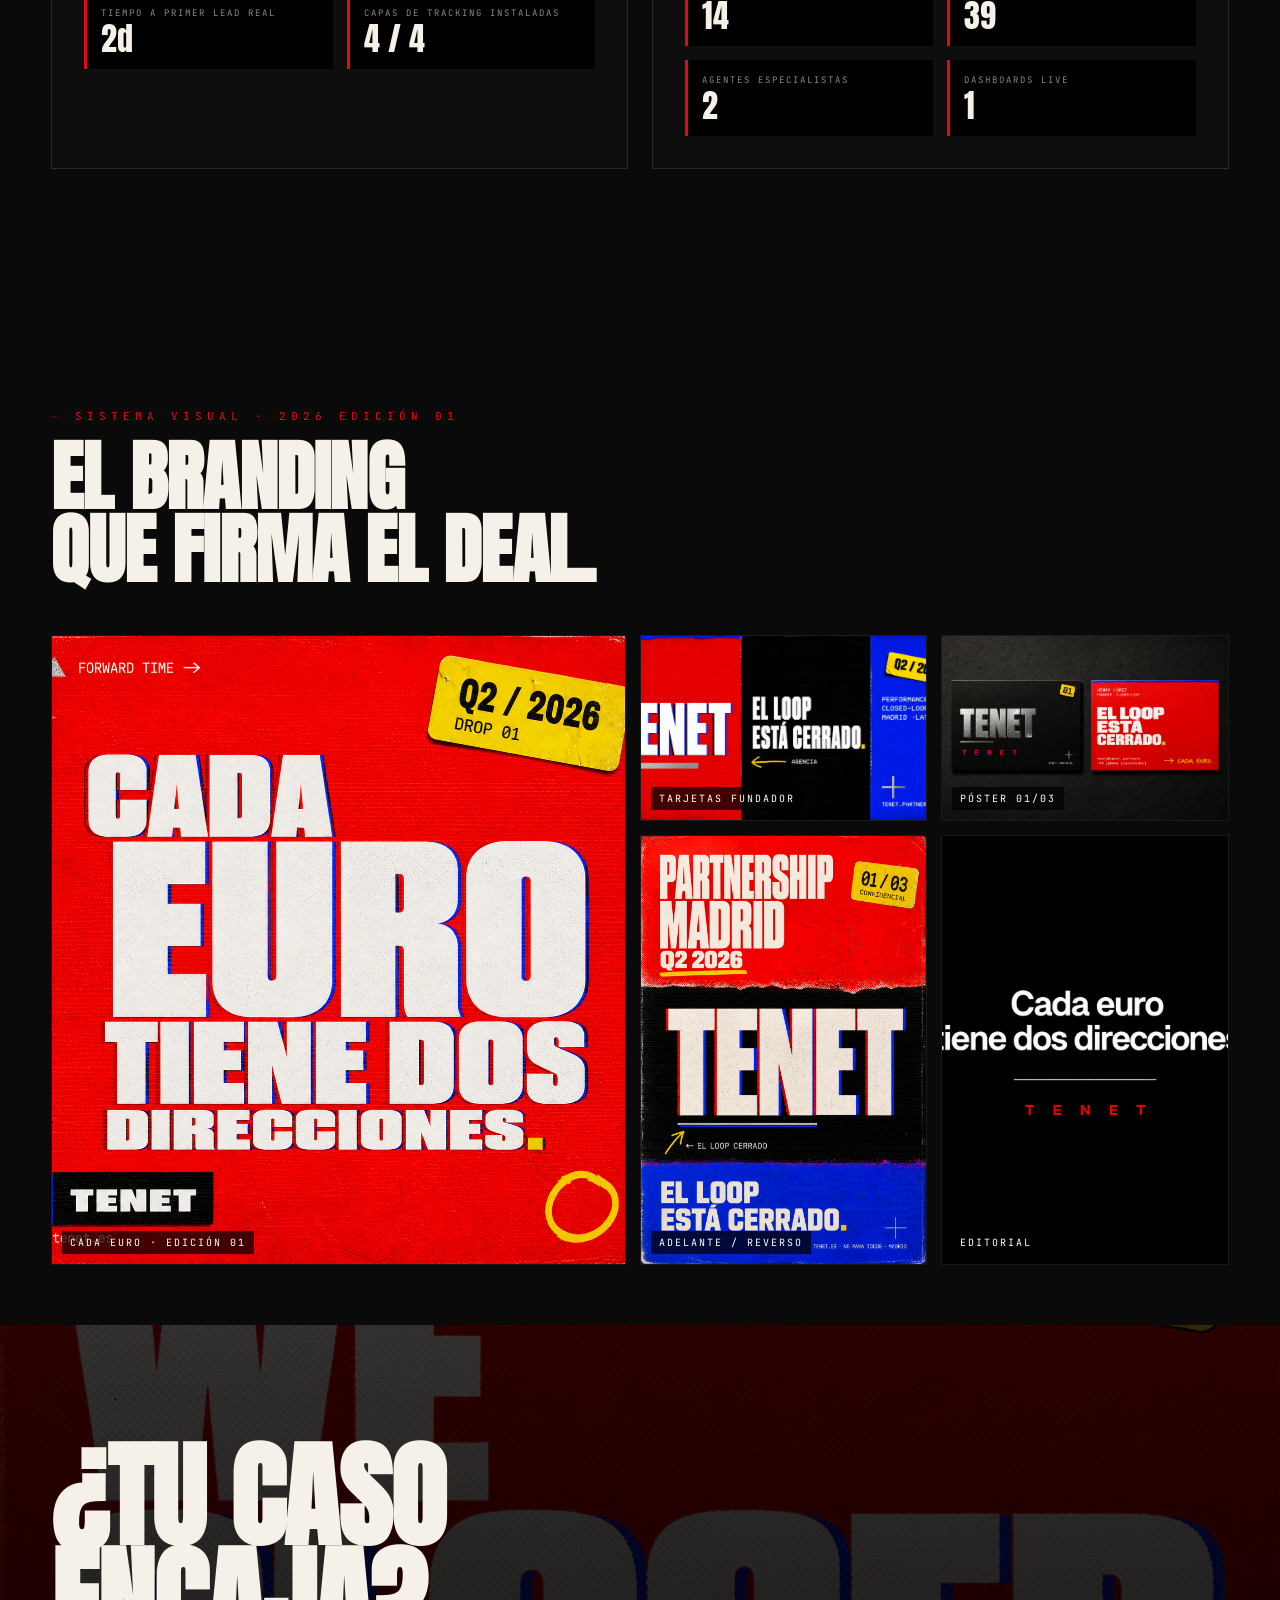
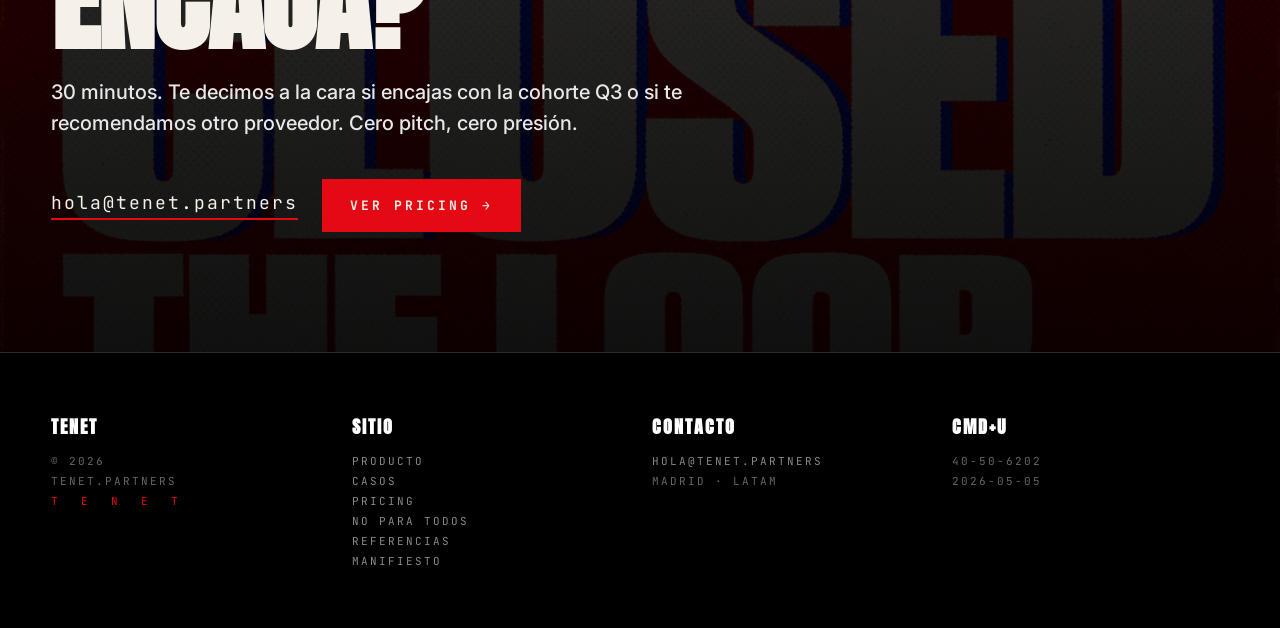
<file: casos.html>
<!doctype html>
<html lang="es">
<head>
<meta charset="utf-8">
<meta name="viewport" content="width=device-width,initial-scale=1">
<title>Casos — TENET</title>
<meta name="description" content="Casos reales anonimizados. Aluminio arquitectónico Cancún · Beauty consulting LATAM. Match rates, conversiones recuperadas, plazos.">
<link rel="icon" type="image/svg+xml" href="assets/favicon.svg">
<link rel="stylesheet" href="assets/site.css">
</head>
<body class="vhs">
<div class="vhs-tag">▶ PLAY · SP · 2026</div>

<nav class="nav">
  <a href="index.html" class="brand">T E N E T</a>
  <ul>
    <li><a href="producto.html">Producto</a></li>
    <li><a href="casos.html" class="current">Casos</a></li>
    <li><a href="pricing.html">Pricing</a></li>
    <li><a href="no-para-todos.html">No para todos</a></li>
    <li><a href="referencias.html">Referencias</a></li>
    <li><a href="manifiesto.html">Manifiesto</a></li>
  </ul>
  <a href="index.html#contacto" class="cta">Agendar →</a>
</nav>

<header class="pagehead">
  <div class="wrap">
    <div class="crumbs">TENET <span>/</span> Casos <span>/</span> 02</div>
    <h1>Lo que han<br><span class="r">recuperado</span>.</h1>
    <p>Dos casos reales anonimizados. Implementaciones que llevamos hoy en producción — el aluminio arquitectónico de Cancún y el consulting de salones de belleza LATAM. Sin logos públicos por petición de los clientes — referencias con nombre se envían por correo bajo NDA.</p>
  </div>
</header>

<section class="cases">
  <div class="wrap">
    <div class="eyebrow">Cohorte activa · 2 deployments en producción</div>
    <h2 class="section-title">Dos verticales.<br>Dos rebuilds <span class="y">profundos</span>.</h2>

    <div class="grid">

      <!-- CASO 01 · ARQALUM -->
      <div class="case">
        <div class="stamp-an">CASO 01 · ANÓN</div>
        <div class="vert">ALUMINIO ARQUITECTÓNICO · CANCÚN · GOOGLE ADS</div>
        <h3>"28 días con €0 atribuidos. Diagnóstico forense. Rebuild en una noche. Primer lead real al día 2."</h3>
        <p>Empresa con 30+ años en fachadas, muros cortina, cancelería para hoteles, hospitales y residencial de lujo. Pre-TENET: campaña Google Ads consumiendo $290 MXN/día durante 28 días — 50 de 70 keywords marcados "Not eligible · Low search volume", landing rated BELOW AVERAGE, AD_CALL fake conversion inflando reportes, 0 conversiones reales.</p>

        <p style="margin-top:12px"><strong style="color:var(--yellow)">Lo que entregamos:</strong> auditoría forense (775 líneas, metodología Heath) → rebuild de 2 ad groups (B2C residencial + B2B comercial) con bid modifiers stacking (device × day × hour) → landings v3 reescritas con WhatsApp CTA primario, form de 3 campos, gracias inline, tracking Capa 1 (Supabase + n8n + Clarity) → RSA con 15 headlines elevado a EXCELLENT → 11 sitelinks, 17 callouts, structured snippets, image extensions → tracking Capa 4 con Offline Conversion Imports.</p>

        <div class="row">
          <div class="k"><div class="lab">Keywords reactivados / muertos</div><div class="v">~50</div></div>
          <div class="k"><div class="lab">Headlines RSA · rating</div><div class="v">EXC</div></div>
          <div class="k"><div class="lab">Tiempo a primer lead real</div><div class="v">2d</div></div>
          <div class="k"><div class="lab">Capas de tracking instaladas</div><div class="v">4 / 4</div></div>
        </div>
      </div>

      <!-- CASO 02 · SARAHI -->
      <div class="case">
        <div class="stamp-an">CASO 02 · ANÓN</div>
        <div class="vert">CONSULTING SALONES DE BELLEZA · LATAM · META + WHATSAPP</div>
        <h3>"Pre-TENET: $14K MXN gastados sin pixel funcional. Post-TENET: dos agentes especialistas, 14 custom fields, 39 tags, dashboard live."</h3>
        <p>Coach de salones de belleza con dos productos (mentoría high-ticket €2.500 USD vía llamada · low-ticket €497 USD). Pre-TENET: 6 meses de gasto Meta sin pixel funcional — Meta veía tráfico pero no señales de conversión, no optimizable. Sin CRM operativo, sin qualification logic, sin sistema de tags ni embudo medible.</p>

        <p style="margin-top:12px"><strong style="color:var(--yellow)">Lo que entregamos:</strong> reinstalación completa del pixel + Meta CAPI server-side → GHL configurado con 14 custom fields (objetivo, ingresos, antigüedad, equipo, ciudad, tipo de salón, calificación HT/LT…) y 39 tags categorizados (qualification, funnel, product, routing, interest, objection, source) → 2 agentes Modo Especialista (ventas + postventa) con tag-routing dinámico → qualification logic automatizada (HIGH TICKET / LOW TICKET / NURTURING) → calendar con Zoom OAuth + workaround custom field para resolver merge fields rotos → UTM dashboard live en GitHub Pages con auto-refresh 60s vía JSONP → workflow n8n: webhook → upsert contacto → notas → Google Sheets.</p>

        <div class="row">
          <div class="k"><div class="lab">Custom fields configurados</div><div class="v">14</div></div>
          <div class="k"><div class="lab">Tags categorizados</div><div class="v">39</div></div>
          <div class="k"><div class="lab">Agentes especialistas</div><div class="v">2</div></div>
          <div class="k"><div class="lab">Dashboards live</div><div class="v">1</div></div>
        </div>
      </div>

    </div>

  </div>
</section>

<!-- proof gallery -->
<section class="proof">
  <div class="wrap">
    <div class="eyebrow">Sistema visual · 2026 Edición 01</div>
    <h2 class="section-title">El branding<br>que firma el deal.</h2>
    <div class="gallery">
      <div class="cell tall"><img src="assets/img/cada-euro-square.png" alt="CADA EURO"><div class="cap">CADA EURO · EDICIÓN 01</div></div>
      <div class="cell"><img src="assets/img/business-cards.png" alt="Tarjetas"><div class="cap">TARJETAS FUNDADOR</div></div>
      <div class="cell"><img src="assets/img/poster-partnership-madrid.png" alt="Póster"><div class="cap">PÓSTER 01/03</div></div>
      <div class="cell"><img src="assets/img/quad-loops.png" alt="Cuatro loops"><div class="cap">ADELANTE / REVERSO</div></div>
      <div class="cell"><img src="assets/img/cada-euro-quote.png" alt="Cita"><div class="cap">EDITORIAL</div></div>
    </div>
  </div>
</section>

<section class="contact">
  <div class="wrap">
    <h2>¿Tu caso<br>encaja?</h2>
    <p class="lede" style="color:#e8e8e8;margin-top:24px">30 minutos. Te decimos a la cara si encajas con la cohorte Q3 o si te recomendamos otro proveedor. Cero pitch, cero presión.</p>
    <div class="row">
      <a href="mailto:hola@tenet.partners?subject=Caso · Madrid&body=Vertical:%0AGasto mensual ads:%0AStack actual:%0A" class="mail">hola@tenet.partners</a>
      <a href="pricing.html" class="btn red">Ver pricing →</a>
    </div>
  </div>
</section>

<footer>
  <div class="wrap">
    <div class="col"><h4>TENET</h4><div>© 2026</div><div>tenet.partners</div><div class="palindrome">T E N E T</div></div>
    <div class="col"><h4>Sitio</h4><div><a href="producto.html">Producto</a></div><div><a href="casos.html">Casos</a></div><div><a href="pricing.html">Pricing</a></div><div><a href="no-para-todos.html">No para todos</a></div><div><a href="referencias.html">Referencias</a></div><div><a href="manifiesto.html">Manifiesto</a></div></div>
    <div class="col"><h4>Contacto</h4><div><a href="mailto:hola@tenet.partners">hola@tenet.partners</a></div><div>Madrid · LATAM</div></div>
    <div class="col"><h4>Cmd+U</h4><div>40-50-6202</div><div>2026-05-05</div></div>
  </div>
</footer>


<script src="assets/site.js"></script>
</body>
</html>
</file>
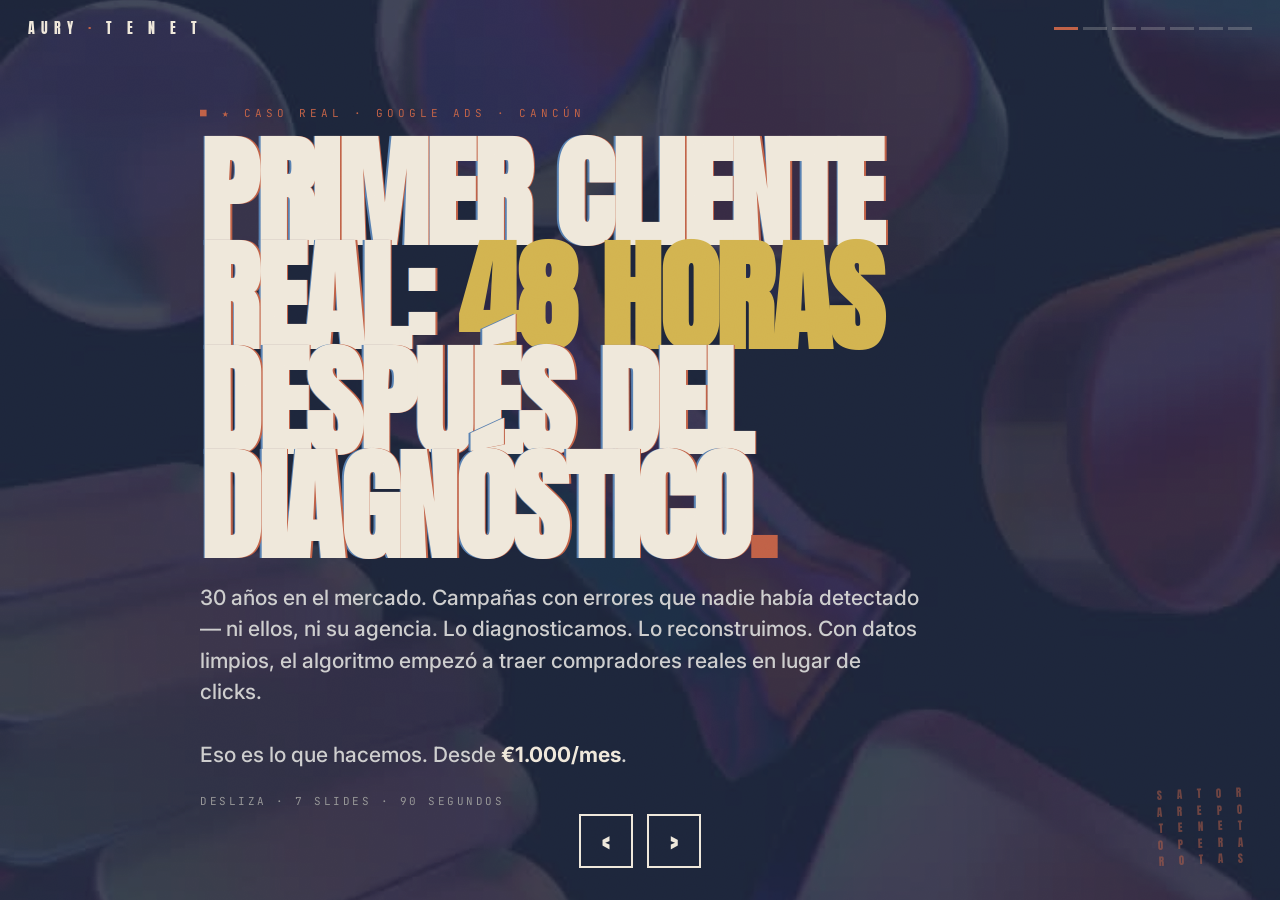
<file: landing-google.html>
<!doctype html>
<html lang="es">
<head>
<meta charset="utf-8">
<meta name="viewport" content="width=device-width,initial-scale=1,maximum-scale=1,user-scalable=no">
<title>AURY · T E N E T — Primer cliente real en 48 horas. Caso real Google Ads.</title>
<meta name="description" content="Una empresa en Cancún llevaba 28 días pagando Google Ads sin poder medir nada. En 48 horas post-diagnóstico: su primer contacto real. Desde €1.000/mes.">
<link rel="icon" type="image/svg+xml" href="assets/favicon.svg">
<link rel="preconnect" href="https://fonts.googleapis.com">
<link rel="preconnect" href="https://fonts.gstatic.com" crossorigin>
<link href="https://fonts.googleapis.com/css2?family=Anton&family=Inter:wght@400;500;600;700;900&family=JetBrains+Mono:wght@400;500;700&family=Playfair+Display:ital,wght@1,800;1,900&display=swap" rel="stylesheet">
<style>
  *,*::before,*::after{box-sizing:border-box;margin:0;padding:0}
  :root{
    /* SOFT palette · classy modern · navy + terracotta + sage + warm cream */
    --red:#C26449;          /* terracotta cálido (era red bandera) */
    --red-deep:#A04A3A;     /* terracotta hover */
    --yellow:#D4B652;       /* mustard sutil (era yellow saturado) */
    --cream:#F0E9DC;        /* cream soft warm */
    --cream-warm:#E8DCC4;   /* cream warm */
    --ink:#1A2238;          /* navy profundo (era pure black) */
    --ash:#252D44;          /* navy soft */
    --line:#363D52;         /* navy line */
    --green:#7A9B6E;        /* sage muted */
    --orange:#C26449;       /* terracotta */
    --blue-soft:#5A84B4;    /* azul polvo para chromatic aberration suave */
  }
  html{scroll-behavior:smooth;-webkit-text-size-adjust:100%}
  body{
    background:var(--ink);
    color:var(--cream);
    font-family:'Inter',system-ui,sans-serif;
    overflow:hidden;
    height:100vh;height:100dvh;
    -webkit-font-smoothing:antialiased;
  }
  /* Soft palette · halftone más sutil, sin VHS scanlines */
  body::before{
    content:"";position:fixed;inset:0;z-index:99;pointer-events:none;
    background-image:url("data:image/svg+xml;utf8,<svg xmlns='http://www.w3.org/2000/svg' width='320' height='320'><filter id='n'><feTurbulence type='fractalNoise' baseFrequency='0.9' numOctaves='3' stitchTiles='stitch'/><feColorMatrix values='0 0 0 0 0  0 0 0 0 0  0 0 0 0 0  0 0 0 0.4 0'/></filter><rect width='100%25' height='100%25' filter='url(%23n)'/></svg>");
    background-size:320px;opacity:.08;mix-blend-mode:overlay;
  }
  body::after{display:none}

  /* ─── deck ─── */
  .deck{
    display:flex;height:100vh;height:100dvh;width:100vw;
    overflow-x:auto;overflow-y:hidden;
    scroll-snap-type:x mandatory;scroll-behavior:smooth;
    -webkit-overflow-scrolling:touch;
  }
  .deck::-webkit-scrollbar{display:none}
  .deck{scrollbar-width:none}
  .slide{
    flex:0 0 100vw;width:100vw;height:100vh;height:100dvh;
    scroll-snap-align:start;scroll-snap-stop:always;
    display:flex;align-items:center;justify-content:center;
    padding:80px 48px 64px;
    position:relative;overflow:hidden;
  }
  @media (max-width:768px){
    body{height:100svh;overflow:hidden}
    .deck{
      flex-direction:column;
      overflow-x:hidden;overflow-y:auto;
      height:100svh;
      scroll-snap-type:y mandatory;
      -webkit-overflow-scrolling:touch;
    }
    .slide{
      flex:0 0 100svh;
      width:100vw;
      height:100svh;
      max-height:100svh;
      /* topbar oculto en mobile · solo safe-area + breathing top */
      padding:
        calc(env(safe-area-inset-top,0px) + 28px)
        max(env(safe-area-inset-right,0px),16px)
        calc(env(safe-area-inset-bottom,0px) + 70px)
        max(env(safe-area-inset-left,0px),16px);
      scroll-snap-align:start;
      scroll-snap-stop:always;
      overflow:hidden;
      /* contenido top-aligned: si overflow, se corta por abajo (no choca con wordmark) */
      align-items:flex-start;
    }
    .slide.d-only{display:none !important}
    .slide.m-only{display:flex !important}
  }
  @media (min-width:769px){
    .slide.m-only{display:none !important}
  }
  /* ─── MOBILE OPTIMIZATION v2 · más agresivo · evitar cortes ─── */
  @media (max-width:768px){
    h1.title,h2.title{
      font-size:clamp(34px,9vw,48px) !important;
      line-height:.92;letter-spacing:-.01em;
      text-shadow:1px 0 0 var(--red),-1px 0 0 var(--blue-soft) !important;
      overflow-wrap:break-word;
      hyphens:auto;
      max-width:100%;
      margin:0;
    }
    .s4 h2.title,.s7 h2.title{
      font-size:clamp(28px,7vw,40px) !important;
    }
    .lede{font-size:15px;line-height:1.45;max-width:100%}
    .mono{font-size:10px;letter-spacing:1.8px;line-height:1.5}
    .eyebrow{font-size:10px;letter-spacing:3px}
    .wrap{gap:14px;max-width:100%;width:100%;max-height:100%}

    /* slides 1 · 3 · 7 · poco contenido → centrar verticalmente */
    .s1,.s3,.s7{align-items:center}

    /* s1 · hero · más espira */
    .s1 .wrap{gap:20px}
    .s1 h1.title{font-size:clamp(44px,12vw,64px) !important;hyphens:none !important}
    .s1 .lede{font-size:16px;line-height:1.5}

    /* s3 · CRM slide · lista grande */
    .s3 .wrap{gap:18px}
    .qs{gap:6px}
    .qs li{font-size:30px;padding-left:30px;line-height:1.1}
    .qs li::before{font-size:12px;top:9px}
    .s3 .mono{font-size:10px;letter-spacing:1.5px;line-height:1.5}

    .stack{grid-template-columns:1fr 1fr;gap:8px}
    .stack .item{padding:12px 14px;min-height:auto}
    .stack .item .big{font-size:34px}
    .stack .item .lab{font-size:9px;letter-spacing:1.5px;margin-top:4px}

    .fugas{grid-template-columns:1fr 1fr;gap:8px;margin-top:4px}
    .fuga{padding:12px}
    .fuga .pct{font-size:32px}
    .fuga .lab{font-size:9px;letter-spacing:1.2px;margin-top:6px}

    .parte{padding:5px 0 5px 8px}
    .parte-nm{font-size:13px}
    .parte-desc{font-size:10px}

    .cases{grid-template-columns:1fr;gap:8px;margin-top:4px}
    .case{padding:12px;gap:6px}
    .case .meta{font-size:9px;letter-spacing:1.4px}
    .case .head{font-size:15.5px;line-height:1.18}
    .case .body{font-size:11.5px;line-height:1.42}
    .case .nums{gap:6px}
    .case .nums .k .v{font-size:22px}
    .case .nums .k .l{font-size:8.5px}

    .tiers{grid-template-columns:1fr;gap:5px;margin-top:2px}
    .tier{padding:7px 11px}
    .tier.featured{box-shadow:3px 3px 0 var(--ink),3px 3px 0 2px var(--cream)}
    .tier .label{font-size:8px;letter-spacing:1.3px;margin-bottom:1px}
    .tier .price{font-size:22px;line-height:1;margin:0}
    .tier .small{font-size:8px;margin-top:1px;line-height:1.18}
    .tier .out{font-size:9.5px;line-height:1.28;margin-top:3px}
    .tier.featured::after{font-size:8px;padding:2px 5px;top:-7px}
    /* slide 6 · solo 1 nota mono en mobile, ultra compacto */
    .s6 .mono + .mono{display:none}
    .s6 .mono{font-size:9px;line-height:1.3;margin-top:5px}
    .s6 .wrap{gap:6px}
    .s6 h2.title{font-size:clamp(22px,6vw,32px) !important}

    /* s4 · 4 partes mobile */
    .s4 .lede{display:none}
    .s4 .wrap{height:100%;justify-content:flex-start}
    .partes{display:flex;flex-direction:column;gap:7px;flex:1;margin-top:8px;overflow:hidden}
    .parte{border-left:2px solid var(--red);padding:5px 0 5px 10px;display:flex;flex-direction:column}
    .parte-num{font-family:'JetBrains Mono',monospace;font-size:7px;letter-spacing:2px;color:var(--red);text-transform:uppercase;margin-bottom:2px}
    .parte-nm{font-family:'Anton',sans-serif;font-size:14px;text-transform:uppercase;color:var(--cream);line-height:1;margin-bottom:3px}
    .parte-desc{font-family:'Inter',sans-serif;font-size:10px;line-height:1.38;color:#a8a8a8}
    .cierre{font-family:'Anton',sans-serif;font-size:clamp(15px,4vw,20px);color:var(--yellow);text-transform:uppercase;letter-spacing:1px;display:block;margin-top:8px;text-align:right}

    /* s5 · casos mobile · body truncado a 3 líneas */
    .s5 .cases{gap:8px;margin-top:4px}
    .s5 .case{padding:10px 12px;gap:5px}
    .s5 .case .meta{font-size:9px;letter-spacing:1px}
    .s5 .case .head{font-size:13.5px;line-height:1.2;margin:3px 0}
    .s5 .case .body{font-size:11px;line-height:1.35;margin-top:3px;display:-webkit-box;-webkit-line-clamp:3;-webkit-box-orient:vertical;overflow:hidden}
    .s5 .case .nums{gap:8px;margin-top:6px}
    .s5 .case .nums .k .v{font-size:28px}
    .s5 .case .nums .k .l{font-size:9px}
    .s5 .mono{font-size:9px;margin-top:4px}
    .s5 h2.title{font-size:clamp(28px,7vw,40px) !important}

    .filt{grid-template-columns:1fr;gap:6px;margin-top:2px}
    .filt .col{padding:10px 12px}
    .filt .col h3{font-size:14px;margin-bottom:6px;letter-spacing:.3px}
    .filt .col ul{gap:5px}
    .filt .col li{font-size:12px;line-height:1.35;padding-left:16px}

    .cta{padding:16px 20px;font-size:15px;gap:10px;box-shadow:5px 5px 0 var(--cream)}
    .cta .wa{width:24px;height:24px}
    .cta .meta{font-size:9px;letter-spacing:1.5px}

    .sator{display:none}

    /* s7 · CTA · centrado + respiración */
    .s7 .wrap{gap:12px}
    .s7 .filt{gap:5px;margin-top:0}
    .s7 .filt .col{padding:9px 11px}
    .s7 .filt .col h3{font-size:13px;margin-bottom:4px}
    .s7 .filt .col li{font-size:11px;line-height:1.3}
    .s7 .cta{margin-top:6px}
    .s7 .mono{font-size:9px;letter-spacing:1.5px;margin-top:4px}

    /* topbar minimal · wordmark oculto en mobile (consumía espacio y chocaba con eyebrows) */
    .topbar{padding:8px 12px;justify-content:flex-end}
    .wordmark{display:none}
    .progress{flex-direction:column;width:3px;gap:3px}
    .dot{width:3px;height:14px}
    /* eyebrow forzado a una línea para no wrappear sobre el contenido */
    .eyebrow{font-size:9.5px;letter-spacing:2.2px;white-space:nowrap;overflow:hidden;text-overflow:ellipsis;display:block;max-width:100%}
  }

  /* ─── topbar ─── */
  .topbar{
    position:fixed;top:0;left:0;right:0;z-index:50;
    display:flex;justify-content:space-between;align-items:center;
    padding:18px 28px;pointer-events:none;
  }
  .topbar > *{pointer-events:auto}
  .wordmark{
    font-family:'Anton',sans-serif;
    font-size:14px;letter-spacing:6px;
    color:var(--cream);text-decoration:none;
    /* Wordmark clean en soft version */
  }
  .wordmark span{color:var(--red)}
  .progress{display:flex;gap:5px}
  .dot{
    width:24px;height:3px;
    background:rgba(245,241,232,.22);
    transition:background .25s ease;cursor:pointer;
  }
  .dot.active{background:var(--red)}
  @media (max-width:768px){
    .progress{flex-direction:column;width:3px}
    .dot{width:3px;height:18px}
  }

  /* ─── content blocks ─── */
  .wrap{
    width:100%;max-width:880px;
    display:flex;flex-direction:column;gap:22px;
    position:relative;z-index:2;
  }
  .eyebrow{
    font-family:'JetBrains Mono',monospace;
    font-size:11px;letter-spacing:4px;
    color:var(--red);text-transform:uppercase;
  }
  .eyebrow::before{content:"■  "}
  h1.title,h2.title{
    font-family:'Anton',sans-serif;
    font-size:clamp(56px,9.5vw,140px);
    line-height:.86;letter-spacing:-.02em;
    text-transform:uppercase;color:var(--cream);
    /* Chromatic aberration suavizada · 1.5px y colores soft */
    text-shadow:1.5px 0 0 var(--red),-1.5px 0 0 var(--blue-soft);
  }
  /* títulos ajustados en slides densas */
  .s3 h2.title,.s4 h2.title,.s7 h2.title{
    font-size:clamp(44px,7vw,96px);
  }
  h1.title .y,h2.title .y{color:var(--yellow);text-shadow:none}
  h1.title .stop,h2.title .stop{color:var(--red);text-shadow:none}
  .lede{
    font-size:clamp(16px,1.9vw,21px);
    line-height:1.5;color:#cfcfcf;
    max-width:720px;font-weight:500;
  }
  .lede b{color:var(--cream);font-weight:700}
  .lede .hl{background:linear-gradient(transparent 60%, rgba(229,9,20,.4) 60%);padding:0 4px;color:var(--cream);font-weight:700}
  .mono{
    font-family:'JetBrains Mono',monospace;
    font-size:11px;letter-spacing:2.5px;
    color:#999;text-transform:uppercase;line-height:1.6;
  }

  /* ─── 4 fugas data points ─── */
  .fugas{display:grid;grid-template-columns:repeat(4,1fr);gap:12px;margin-top:8px}
  .fuga{
    border:2px solid var(--cream);
    background:rgba(245,241,232,.04);
    padding:18px 16px;text-align:left;
  }
  .fuga .pct{
    font-family:'Anton',sans-serif;
    font-size:clamp(36px,4.8vw,56px);line-height:1;
    color:var(--red);
  }
  .fuga .lab{
    font-family:'JetBrains Mono',monospace;
    font-size:10px;letter-spacing:1.5px;
    text-transform:uppercase;color:var(--cream);
    margin-top:8px;line-height:1.4;
  }
  @media (max-width:768px){
    .fugas{grid-template-columns:1fr 1fr;gap:8px}
    .fuga{padding:12px 14px}
    .fuga .pct{font-size:38px}
  }

  /* ─── stats stack ─── */
  .stack{display:grid;grid-template-columns:repeat(3,1fr);gap:14px}
  .stack .item{
    border:2px solid var(--cream);background:rgba(245,241,232,.04);
    padding:22px 24px;text-align:left;
  }
  .stack .item .big{
    font-family:'Anton',sans-serif;
    font-size:clamp(48px,7vw,84px);line-height:1;
    color:var(--yellow);
  }
  .stack .item .lab{
    font-family:'JetBrains Mono',monospace;
    font-size:10px;letter-spacing:2px;
    text-transform:uppercase;color:var(--cream);
    margin-top:10px;opacity:.85;
  }
  @media (max-width:768px){
    .stack{grid-template-columns:1fr;gap:10px}
    .stack .item{padding:14px 18px}
    .stack .item .big{font-size:54px}
  }

  /* ─── questions ─── */
  .qs{display:flex;flex-direction:column;gap:6px}
  .qs li{
    list-style:none;
    font-family:'Anton',sans-serif;
    font-size:clamp(28px,5vw,56px);line-height:1.05;
    color:var(--cream);
    padding-left:48px;position:relative;
    text-transform:uppercase;letter-spacing:-.01em;
  }
  .qs li::before{
    content:"●";position:absolute;left:0;color:var(--red);font-size:14px;top:14px;
  }
  .qs li:nth-child(5)::before{color:var(--yellow)}

  /* ─── 4 partes (desktop) ─── */
  .partes{display:flex;flex-direction:column;gap:14px;flex:1;margin-top:14px;overflow:hidden}
  .parte{border-left:3px solid var(--red);padding:8px 0 8px 18px;display:flex;flex-direction:column}
  .parte-num{font-family:'JetBrains Mono',monospace;font-size:9px;letter-spacing:2px;color:var(--red);text-transform:uppercase;margin-bottom:3px}
  .parte-nm{font-family:'Anton',sans-serif;font-size:clamp(17px,2vw,26px);text-transform:uppercase;color:var(--cream);line-height:1;margin-bottom:5px}
  .parte-desc{font-family:'Inter',sans-serif;font-size:clamp(12px,1.2vw,14px);line-height:1.45;color:#a8a8a8}
  .cierre{font-family:'Anton',sans-serif;font-size:clamp(18px,3vw,28px);color:var(--yellow);text-transform:uppercase;letter-spacing:1px;display:block;margin-top:14px;text-align:right}

  /* ─── case cards ─── */
  .cases{display:grid;grid-template-columns:1fr 1fr;gap:18px;margin-top:8px}
  .case{
    border:2px solid var(--cream);background:rgba(245,241,232,.05);
    padding:24px;display:flex;flex-direction:column;gap:12px;
  }
  .case .meta{
    font-family:'JetBrains Mono',monospace;
    font-size:10px;letter-spacing:2px;color:var(--red);text-transform:uppercase;
  }
  .case .head{
    font-family:'Anton',sans-serif;
    font-size:clamp(20px,2.4vw,28px);line-height:1.1;
    text-transform:uppercase;color:var(--cream);letter-spacing:-.005em;
  }
  .case .body{
    font-size:13px;line-height:1.55;color:#cfcfcf;
  }
  .case .nums{
    display:grid;grid-template-columns:1fr 1fr;gap:8px;margin-top:auto;
  }
  .case .nums .k{
    border-top:1px solid rgba(245,241,232,.2);
    padding-top:8px;
  }
  .case .nums .k .v{
    font-family:'Anton',sans-serif;font-size:24px;color:var(--yellow);line-height:1;
  }
  .case .nums .k .l{
    font-family:'JetBrains Mono',monospace;font-size:9px;letter-spacing:1.5px;
    text-transform:uppercase;color:var(--cream);opacity:.75;margin-top:4px;
  }
  @media (max-width:768px){
    .cases{grid-template-columns:1fr;gap:10px}
    .case{padding:18px}
  }

  /* ─── pricing tiers ─── */
  .tiers{display:grid;grid-template-columns:repeat(3,1fr);gap:14px}
  .tier{
    border:2px solid var(--cream);background:rgba(245,241,232,.05);
    padding:22px;text-align:left;
  }
  .tier.featured{
    background:var(--red);border-color:var(--cream);
    box-shadow:8px 8px 0 var(--ink),8px 8px 0 4px var(--cream);
    position:relative;
  }
  .tier.featured::after{
    content:"+ VENDIDO";
    position:absolute;top:-12px;right:14px;
    font-family:'JetBrains Mono',monospace;font-size:10px;letter-spacing:2px;font-weight:700;
    background:var(--yellow);color:var(--ink);padding:5px 9px;
  }
  .tier .label{
    font-family:'JetBrains Mono',monospace;
    font-size:10px;letter-spacing:2.5px;text-transform:uppercase;
    color:var(--cream);opacity:.7;
  }
  .tier .price{
    font-family:'Anton',sans-serif;
    font-size:clamp(40px,5.6vw,72px);line-height:1;
    color:var(--cream);margin-top:6px;
  }
  .tier.featured .price{color:var(--cream);text-shadow:2px 0 0 var(--ink)}
  .tier .small{
    font-family:'JetBrains Mono',monospace;
    font-size:10px;letter-spacing:1.5px;
    margin-top:6px;color:var(--cream);opacity:.75;
  }
  .tier .out{
    font-size:12px;line-height:1.5;color:#cfcfcf;margin-top:10px;
  }
  .tier.featured .out{color:var(--cream)}
  @media (max-width:768px){
    .tiers{grid-template-columns:1fr;gap:10px}
  }

  /* ─── filter cols ─── */
  .filt{display:grid;grid-template-columns:1fr 1fr;gap:18px}
  .filt .col{
    border:2px solid var(--cream);background:rgba(245,241,232,.04);
    padding:22px;
  }
  .filt .col.no{border-color:var(--red)}
  .filt .col h3{
    font-family:'Anton',sans-serif;
    font-size:clamp(22px,2.8vw,32px);text-transform:uppercase;
    color:var(--cream);margin-bottom:14px;letter-spacing:-.005em;
  }
  .filt .col.no h3{color:var(--red)}
  .filt .col ul{list-style:none;display:flex;flex-direction:column;gap:8px}
  .filt .col li{
    font-size:14px;line-height:1.4;color:#cfcfcf;
    padding-left:22px;position:relative;
  }
  .filt .col.no li::before{content:"✕";position:absolute;left:0;color:var(--red);font-weight:700}
  .filt .col.yes li::before{content:"✓";position:absolute;left:0;color:var(--green);font-weight:700}
  @media (max-width:768px){
    .filt{grid-template-columns:1fr;gap:10px}
    .filt .col{padding:16px}
  }

  /* ─── CTA ─── */
  .cta{
    display:inline-flex;align-items:center;gap:16px;
    padding:22px 30px;background:var(--red);color:var(--cream);
    border:none;font-family:'Anton',sans-serif;
    font-weight:400;font-size:clamp(18px,2.4vw,26px);
    text-decoration:none;text-transform:uppercase;letter-spacing:1px;
    transition:all .15s ease;align-self:flex-start;
    box-shadow:8px 8px 0 var(--cream);
  }
  .cta:hover{background:var(--red-deep);transform:translate(2px,2px);box-shadow:6px 6px 0 var(--cream)}
  .cta .wa{width:30px;height:30px;flex-shrink:0;display:inline-flex;align-items:center}
  .cta .wa svg{width:100%;height:100%;fill:var(--cream)}
  .cta .meta{
    font-family:'JetBrains Mono',monospace;font-size:10px;letter-spacing:2px;
    font-weight:400;opacity:.85;display:block;margin-top:2px;
  }

  /* ─── floating CTWA ─── */
  .floating{
    position:fixed;bottom:24px;right:24px;z-index:60;
    display:flex;align-items:center;gap:10px;padding:13px 20px;
    background:var(--red);color:var(--cream);text-decoration:none;
    font-family:'JetBrains Mono',monospace;font-size:11px;letter-spacing:2.5px;
    text-transform:uppercase;font-weight:700;
    box-shadow:5px 5px 0 var(--cream);
    opacity:0;transform:translateY(20px);transition:all .35s ease;pointer-events:none;
  }
  .floating.show{opacity:1;transform:translateY(0);pointer-events:auto}
  .floating svg{width:18px;height:18px;fill:var(--cream)}
  @media (max-width:768px){
    .floating{bottom:14px;right:14px;padding:11px 16px;font-size:10px}
  }

  /* ─── arrows ─── */
  .arrows{
    position:fixed;bottom:32px;left:50%;transform:translateX(-50%);z-index:55;
    display:flex;gap:14px;
  }
  .arrow{
    width:54px;height:54px;
    border:2px solid var(--cream);background:transparent;color:var(--cream);
    cursor:pointer;font-family:'Anton',sans-serif;font-size:28px;
    transition:all .12s ease;display:flex;align-items:center;justify-content:center;
  }
  .arrow:hover{background:var(--red);border-color:var(--red);color:var(--cream)}
  @media (max-width:768px){.arrows{display:none}}

  /* ─── ambient video loop · slide 1 ─── */
  .ambient-video{
    position:absolute;inset:0;z-index:0;
    width:100%;height:100%;object-fit:cover;
    opacity:.18;pointer-events:none;
    filter:saturate(.6) contrast(1.1) hue-rotate(-15deg);
    mix-blend-mode:screen;
  }
  .s1.no-autoplay{
    background-image:url('assets/img/landing/hero-poster.jpg');
    background-size:cover;background-position:center;
  }
  .s1.no-autoplay .ambient-video{display:none}
  /* ahorrar bandwidth en mobile · video off, GIFs reducidos */
  @media (max-width:768px){
    .ambient-video{display:block;opacity:.55}
    .glitch-bg{opacity:.08}
    .vu-corner{width:140px;opacity:.4}
    .chrome-accent{opacity:.12}
  }

  /* ─── glitch GIF backdrop · slide 2 ─── */
  .glitch-bg{
    position:absolute;inset:0;z-index:0;pointer-events:none;
    width:100%;height:100%;object-fit:cover;
    opacity:.12;
    filter:saturate(1.2) contrast(1.1);
    mix-blend-mode:screen;
  }

  /* ─── VU meters GIF · slide 5 corner ─── */
  .vu-corner{
    position:absolute;bottom:0;right:0;
    width:340px;height:auto;z-index:1;pointer-events:none;
    opacity:.55;
    transform:rotate(-2deg);
    mask-image:radial-gradient(ellipse at bottom right, black 0%, transparent 90%);
    -webkit-mask-image:radial-gradient(ellipse at bottom right, black 0%, transparent 90%);
  }
  @media (max-width:768px){.vu-corner{width:200px}}

  /* ─── Aury character mark sticker (slides 3, 4, 6) ─── */
  .aury-mark{
    position:absolute;z-index:3;pointer-events:none;
    background:var(--cream);
    border:2px solid var(--ink);
    box-shadow:5px 5px 0 var(--ink);
    padding:8px;
    transition:transform .25s ease;
  }
  .aury-mark img{display:block;width:100%;height:auto}
  .aury-mark::before{
    content:attr(data-tag);
    position:absolute;top:-18px;left:6px;
    background:var(--yellow);color:var(--ink);
    font-family:'JetBrains Mono',monospace;font-size:9px;font-weight:700;
    padding:3px 7px;letter-spacing:1.5px;text-transform:uppercase;
    box-shadow:2px 2px 0 var(--ink);
    transform:rotate(2deg);
    white-space:nowrap;
  }
  .aury-mark.observa{
    top:14%;right:6%;width:160px;
    transform:rotate(3deg);
  }
  .aury-mark.pingu{
    top:18%;right:5%;width:200px;
    transform:rotate(-3deg);
  }
  .aury-mark.crash{
    bottom:18%;left:5%;width:200px;
    transform:rotate(2deg);
  }
  /* Ball's plushy penguin variants */
  .aury-mark.plushy-laptop{
    top:18%;right:6%;width:170px;
    transform:rotate(-2deg);
    background:transparent;border:none;box-shadow:none;
    padding:0;
  }
  .aury-mark.plushy-laptop::before{
    content:"★ POR BALL · MOOD WORK";
    background:var(--cream);border:2px solid var(--ink);
    box-shadow:2px 2px 0 var(--ink);
    transform:rotate(-3deg);
    top:auto;bottom:-8px;left:0;
  }
  .aury-mark.plushy-night{
    top:60%;left:6%;width:140px;
    transform:rotate(3deg);
    background:transparent;border:none;box-shadow:none;
    padding:0;
    filter:drop-shadow(0 0 12px rgba(216,90,46,.25));
  }
  .aury-mark.plushy-night::before{
    content:"★ POR BALL · 3 AM";
    background:var(--ink);color:var(--cream);
    box-shadow:2px 2px 0 var(--orange);
    transform:rotate(2deg);
    top:auto;bottom:-8px;left:0;
  }
  @media (max-width:768px){
    .aury-mark.observa,.aury-mark.pingu,.aury-mark.crash,.aury-mark.plushy-laptop,.aury-mark.plushy-night{display:none}
  }

  /* ─── chrome accent slide 4 ─── */
  .chrome-accent{
    position:absolute;top:0;right:0;width:55%;height:100%;
    background-image:url('assets/img/landing/bg-chrome.webp');
    background-size:cover;background-position:center;
    opacity:.22;pointer-events:none;z-index:0;
    mask-image:linear-gradient(to left, black 0%, black 60%, transparent 100%);
    -webkit-mask-image:linear-gradient(to left, black 0%, black 60%, transparent 100%);
    mix-blend-mode:luminosity;
  }
  @media (max-width:768px){
    .chrome-accent{width:80%;opacity:.15}
  }

  /* ─── glitch corner slide 5 ─── */
  .glitch-corner{
    position:absolute;bottom:0;right:0;width:280px;height:280px;
    background-image:url('assets/img/landing/bg-glitch.webp');
    background-size:cover;background-position:center;
    opacity:.45;pointer-events:none;z-index:0;
    mask-image:radial-gradient(ellipse at bottom right, black 0%, transparent 80%);
    -webkit-mask-image:radial-gradient(ellipse at bottom right, black 0%, transparent 80%);
    transform:rotate(-3deg);
  }
  @media (max-width:768px){.glitch-corner{width:200px;height:200px}}

  /* ─── aury skate sheet sticker · slide 7 ─── */
  .aury-sticker{
    position:absolute;top:14%;right:5%;
    width:240px;height:auto;z-index:3;
    transform:rotate(-3deg);
    box-shadow:8px 8px 0 var(--cream), 8px 8px 0 4px var(--ink);
    border:3px solid var(--cream);
    transition:transform .25s ease;
  }
  .aury-sticker:hover{transform:rotate(0)}
  .aury-sticker img{display:block;width:100%;height:auto}
  .aury-sticker::before{
    content:"★ AURY · v4";
    position:absolute;top:-22px;left:6px;
    background:var(--yellow);color:var(--ink);
    font-family:'JetBrains Mono',monospace;font-size:9px;font-weight:700;
    padding:4px 8px;letter-spacing:1.5px;text-transform:uppercase;
    box-shadow:2px 2px 0 var(--ink);
    transform:rotate(2deg);
  }
  @media (max-width:768px){
    .aury-sticker{display:none}
  }

  /* asegurar que .wrap quede sobre los layers */
  .slide .wrap{position:relative;z-index:2}

  /* ─── slide bg ─── */
  .s1{background:var(--ink)}
  .s2{background:var(--ink)}
  .s3{background:var(--ink)}
  .s4{background:var(--cream-warm);color:var(--ink)}
  .s4 .eyebrow{color:var(--red)}
  .s4 h2.title{color:var(--ink);text-shadow:1.5px 0 0 var(--red),-1.5px 0 0 var(--blue-soft)}
  .s4 h2.title .y{color:var(--red);text-shadow:none}
  .s4 .lede{color:#3a2018}
  .s4 .lede b{color:var(--ink)}
  .s4 .mono{color:#3a2018;opacity:.75}
  .s4 .parte{border-color:var(--red)}
  .s4 .parte-num{color:var(--red)}
  .s4 .parte-nm{color:var(--ink)}
  .s4 .parte-desc{color:#3a2018}
  .s4 .cierre{color:var(--red)}
  .s5{background:var(--ink)}
  .s6{background:var(--red);color:var(--cream)}
  .s6 .eyebrow{color:var(--ink)}
  .s6 h2.title{color:var(--cream);text-shadow:1.5px 0 0 var(--ink),-1.5px 0 0 var(--yellow)}
  .s6 h2.title .y{color:var(--yellow);text-shadow:none}
  .s6 .lede{color:var(--cream)}
  .s6 .tier{border-color:var(--cream);background:rgba(0,0,0,.15)}
  .s6 .tier.featured{background:var(--cream);color:var(--ink);border-color:var(--ink);box-shadow:8px 8px 0 var(--ink)}
  .s6 .tier.featured .label,.s6 .tier.featured .price,.s6 .tier.featured .small,.s6 .tier.featured .out{color:var(--ink)}
  .s6 .tier .label,.s6 .tier .price,.s6 .tier .small,.s6 .tier .out{color:var(--cream)}
  .s6 .mono{color:var(--cream);opacity:.85}
  .s7{background:var(--ink)}
  .s7 .filt .col.yes{border-color:var(--green)}

  /* ─── Sator stamp ─── */
  .sator{
    position:absolute;right:32px;bottom:32px;
    font-family:'Anton',sans-serif;font-size:11px;letter-spacing:6px;
    color:var(--red);opacity:.5;line-height:1.5;text-align:right;
    transform:rotate(-2deg);pointer-events:none;
  }
  @media (max-width:768px){.sator{display:none}}

  /* ─── plate ─── */
  .plate{
    display:inline-flex;flex-direction:column;align-items:center;justify-content:center;
    border:2px solid var(--cream);padding:8px 14px;line-height:1;align-self:flex-start;
  }
  .plate .top{font-family:'Anton',sans-serif;font-size:14px;letter-spacing:2px;color:var(--cream)}
  .plate .mid{font-family:'Anton',sans-serif;font-size:22px;color:var(--red);margin:2px 0;letter-spacing:1px}
  .plate .bot{font-family:'JetBrains Mono',monospace;font-size:9px;letter-spacing:2px;color:#aaa;text-transform:uppercase}

  /* ─── tag ─── */
  .tag{
    display:inline-block;align-self:flex-start;
    font-family:'JetBrains Mono',monospace;
    font-size:11px;letter-spacing:2.5px;text-transform:uppercase;font-weight:700;
    background:var(--yellow);color:var(--ink);padding:8px 14px;
    transform:rotate(-2deg);box-shadow:4px 4px 0 var(--cream);
  }
  .s4 .tag{box-shadow:4px 4px 0 var(--ink)}

  /* ─── ANIMATIONS · drama ─── */
  /* stagger fade-in al entrar slide */
  .slide .wrap > *{
    opacity:0;transform:translateY(28px);
    transition:opacity .65s cubic-bezier(.2,.8,.2,1),transform .65s cubic-bezier(.2,.8,.2,1);
  }
  .slide.in-view .wrap > *{opacity:1;transform:translateY(0)}
  .slide.in-view .wrap > *:nth-child(1){transition-delay:0ms}
  .slide.in-view .wrap > *:nth-child(2){transition-delay:90ms}
  .slide.in-view .wrap > *:nth-child(3){transition-delay:180ms}
  .slide.in-view .wrap > *:nth-child(4){transition-delay:280ms}
  .slide.in-view .wrap > *:nth-child(5){transition-delay:380ms}
  .slide.in-view .wrap > *:nth-child(6){transition-delay:480ms}
  .slide .sator{opacity:0;transition:opacity 1.2s ease 800ms}
  .slide.in-view .sator{opacity:.5}

  /* glitch entry suavizada · soft version */
  @keyframes intro-glitch{
    0%{opacity:0;transform:translateY(20px)}
    50%{opacity:.6;transform:translateY(5px);text-shadow:4px 0 0 var(--red),-4px 0 0 var(--blue-soft)}
    100%{opacity:1;transform:translateY(0);text-shadow:1.5px 0 0 var(--red),-1.5px 0 0 var(--blue-soft)}
  }
  .slide.in-view h1.title,.slide.in-view h2.title{
    animation:intro-glitch 1.1s cubic-bezier(.2,.8,.2,1);
  }
  .s4.in-view h2.title,.s6.in-view h2.title{
    /* slides cream + red bg con shadows distintos */
    animation-name:intro-glitch-alt;
  }
  @keyframes intro-glitch-alt{
    0%{opacity:0;transform:translateY(24px)}
    50%{opacity:.6}
    100%{opacity:1;transform:translateY(0)}
  }

  /* pulse en tier featured */
  @keyframes featured-pulse{
    0%,100%{box-shadow:8px 8px 0 var(--ink),8px 8px 0 4px var(--cream)}
    50%{box-shadow:8px 8px 0 var(--ink),8px 8px 0 4px var(--yellow), 0 0 40px rgba(245,208,0,.25)}
  }
  .s6.in-view .tier.featured{
    animation:featured-pulse 2.4s ease-in-out infinite;
  }

  /* number pop on count-up complete */
  @keyframes num-pop{
    0%{transform:scale(1)}
    40%{transform:scale(1.12)}
    100%{transform:scale(1)}
  }
  .num-popped{animation:num-pop .35s ease-out}

  /* fugas borde flash al contar */
  @keyframes fuga-flash{
    0%,100%{border-color:var(--cream)}
    50%{border-color:var(--red);box-shadow:0 0 0 2px rgba(229,9,20,.15)}
  }
  .s2.in-view .fuga{
    animation:fuga-flash 1.6s ease-out;
  }
  .s2.in-view .fuga:nth-child(1){animation-delay:200ms}
  .s2.in-view .fuga:nth-child(2){animation-delay:450ms}
  .s2.in-view .fuga:nth-child(3){animation-delay:700ms}
  .s2.in-view .fuga:nth-child(4){animation-delay:950ms}

  /* CTA glow en slide 7 entry */
  @keyframes cta-pulse{
    0%,100%{box-shadow:8px 8px 0 var(--cream)}
    50%{box-shadow:8px 8px 0 var(--cream),0 0 32px rgba(229,9,20,.5)}
  }
  .s7.in-view .cta{
    animation:cta-pulse 2.8s ease-in-out infinite;
    animation-delay:1.5s;
  }

  /* sator parpadeo aleatorio */
  @keyframes sator-flicker{
    0%,98%,100%{opacity:.5}
    99%{opacity:.15}
  }
  .s1.in-view .sator{animation:sator-flicker 4s linear infinite}

  /* respect reduced motion */
  @media (prefers-reduced-motion: reduce){
    .slide .wrap > *,.slide.in-view h1.title,.slide.in-view h2.title,.s6.in-view .tier.featured,.s2.in-view .fuga,.s7.in-view .cta,.s1.in-view .sator{
      animation:none !important;transition:none !important;
      opacity:1 !important;transform:none !important;
    }
  }

  /* ─── guarantee strip ─── */
  .guarantee{
    border-top:2px solid var(--cream);
    padding:14px 0 0;margin-top:8px;
    display:flex;align-items:center;gap:14px;flex-wrap:wrap;
  }
  .guarantee .num{
    font-family:'Anton',sans-serif;font-size:36px;color:var(--yellow);line-height:1;
  }
  .guarantee .txt{
    font-family:'Inter',sans-serif;font-size:13px;color:var(--cream);line-height:1.4;flex:1;min-width:160px;
  }
</style>
</head>
<body>

<!-- ─── topbar ─── -->
<div class="topbar">
  <a href="/" class="wordmark">AURY <span>·</span> T E N E T</a>
  <div class="progress" id="progress">
    <span class="dot active" data-i="0"></span>
    <span class="dot" data-i="1"></span>
    <span class="dot" data-i="2"></span>
    <span class="dot" data-i="3"></span>
    <span class="dot" data-i="4"></span>
    <span class="dot" data-i="5"></span>
    <span class="dot" data-i="6"></span>
  </div>
</div>

<!-- ─── deck · 7 slides ─── -->
<div class="deck" id="deck">

  <!-- 1 · HOOK -->
  <section class="slide s1">
    <video class="ambient-video" autoplay muted loop playsinline webkit-playsinline preload="auto" poster="assets/img/landing/hero-poster.jpg" aria-hidden="true">
      <source src="assets/img/landing/loop-hero-mini.mp4" type="video/mp4">
    </video>
    <div class="wrap">
      <span class="eyebrow">★ CASO REAL · GOOGLE ADS · CANCÚN</span>
      <h1 class="title">Primer cliente<br>real: <span class="y">48 horas</span><br>después del<br>diagnóstico<span class="stop">.</span></h1>
      <p class="lede">30 años en el mercado. Campañas con errores que nadie había detectado — ni ellos, ni su agencia. Lo diagnosticamos. Lo reconstruimos. Con datos limpios, el algoritmo empezó a traer compradores reales en lugar de clicks.<br><br>Eso es lo que hacemos. Desde <b>€1.000/mes</b>.</p>
      <span class="mono">Desliza · 7 slides · 90 segundos</span>
    </div>
    <div class="sator">S A T O R<br>A R E P O<br>T E N E T<br>O P E R A<br>R O T A S</div>
  </section>

  <!-- 2 · LAS 4 FUGAS · técnico + preciso -->
  <section class="slide s2">
    <video class="glitch-bg" autoplay muted loop playsinline preload="auto" aria-hidden="true"><source src="assets/img/landing/glitch-fugas.mp4" type="video/mp4"></video>
    <div class="aury-mark plushy-night">
      <img src="assets/img/landing/aury-ball-night.webp" alt="Aury observando las fugas a las 3am">
    </div>
    <div class="wrap">
      <span class="eyebrow">★ LO QUE ENCONTRAMOS AL LLEGAR</span>
      <h2 class="title">Así estaban<br>las campañas<br>antes de <span class="y">TENET</span><span class="stop">.</span></h2>
      <p class="lede">Tres problemas concretos que encontramos en el primer diagnóstico. Ninguno era visible desde fuera — por eso llevaban un mes pagando sin resultados:</p>
      <div class="fugas">
        <div class="fuga"><div class="pct" data-anim-num="70" data-suffix="%">70%</div><div class="lab">De las palabras clave estaban bloqueadas · Google las tenía inhabilitadas por errores de configuración — los clientes buscaban el negocio y no lo encontraban</div></div>
        <div class="fuga"><div class="pct" data-anim-num="28" data-suffix="d">28d</div><div class="lab">Sin poder medir un solo resultado real · las llamadas telefónicas se contaban como ventas aunque nadie hubiera comprado — los reportes mostraban datos falsos</div></div>
        <div class="fuga"><div class="pct" style="font-size:clamp(1.1rem,3.5vw,1.6rem);line-height:1.1">PEOR<br>NOTA</div><div class="lab">Calificación de la página de destino según Google · lo que encarecía cada clic y reducía la visibilidad de los anuncios automáticamente</div></div>
      </div>
      <span class="mono">★ Ninguno de estos problemas requería más presupuesto para resolverse. Solo requería un diagnóstico correcto</span>
    </div>
  </section>

  <!-- 3 · SIN CRM · reframe sin agresividad -->
  <section class="slide s3">
    <div class="aury-mark observa" data-tag="★ MOOD · OBSERVA">
      <img src="assets/img/landing/aury-observa.webp" alt="Aury observa">
    </div>
    <div class="wrap">
      <span class="eyebrow">★ LO QUE HICIMOS EN 14 DÍAS</span>
      <h2 class="title">El antes y<br>el después,<br>con <span class="y">números</span><span class="stop">.</span></h2>
      <ul class="qs">
        <li>reactivamos ~50 palabras clave que Google tenía bloqueadas</li>
        <li>corregimos el seguimiento — las ventas reales se cuentan como ventas</li>
        <li>creamos una página nueva con la máxima calificación de Google</li>
        <li>primer contacto real: <span class="y">48 horas</span> después del diagnóstico</li>
      </ul>
      <p class="mono">★ No cambiamos el presupuesto publicitario. Cambiamos la configuración. El dinero que ya gastaban empezó a trabajar bien.</p>
    </div>
  </section>

  <!-- 4 · La vuelta completa -->
  <section class="slide s4">
    <div class="chrome-accent"></div>
    <div class="aury-mark pingu" data-tag="★ PINGU REGISTER">
      <img src="assets/img/landing/aury-pingu-sheet.webp" alt="Aury pingu register sheet">
    </div>
    <div class="wrap">
      <span class="eyebrow">★ LAS 4 PARTES DE LA VUELTA COMPLETA</span>
      <h2 class="title">4 partes.<br>La vuelta <span class="y">completa</span><span class="stop">.</span></h2>
      <div class="partes">
        <div class="parte">
          <div class="parte-num">PARTE 01</div>
          <div class="parte-nm">Las cuentas</div>
          <div class="parte-desc">Meta y Google configuradas correctamente desde el principio — sin esto, todo lo demás falla.</div>
        </div>
        <div class="parte">
          <div class="parte-num">PARTE 02</div>
          <div class="parte-nm">El sitio web</div>
          <div class="parte-desc">Optimizado para que te encuentren, para que conviertan visitas en contactos, y para que cada acción quede registrada.</div>
        </div>
        <div class="parte">
          <div class="parte-num">PARTE 03</div>
          <div class="parte-nm">El CRM</div>
          <div class="parte-desc">El sistema donde viven tus clientes: quién agendó, quién compró, quién volvió, quién te recomendó.</div>
        </div>
        <div class="parte">
          <div class="parte-num">PARTE 04</div>
          <div class="parte-nm">La vuelta completa</div>
          <div class="parte-desc">Tomamos lo que pasó de verdad — qué lead compró, cuánto pagó — y se lo enviamos de regreso a Meta y Google. Los anuncios aprenden a traerte clientes así. No solo clicks.</div>
        </div>
      </div>
      <span class="cierre">El ciclo se cierra.</span>
    </div>
  </section>

  <!-- 5 · CASOS · técnico verificable -->
  <section class="slide s5">
    <video class="vu-corner" autoplay muted loop playsinline preload="auto" aria-hidden="true"><source src="assets/img/landing/vu-meters.mp4" type="video/mp4"></video>
    <div class="aury-mark plushy-laptop">
      <img src="assets/img/landing/aury-ball-laptop.webp" alt="Aury plushy estudiando casos">
    </div>
    <div class="wrap">
      <span class="eyebrow">★ OTRO SECTOR · MISMO RESULTADO</span>
      <h2 class="title">No es un<br>caso <span class="y">aislado</span><span class="stop">.</span></h2>
      <div class="cases">
        <div class="case">
          <span class="meta">CASO · CONSULTING SALONES · LATAM</span>
          <h3 class="head">"6 meses gastando en Meta sin poder medir si un solo cliente venía de los anuncios."</h3>
          <p class="body">Consultora de negocios para salones de belleza. 6 meses pagando Meta sin un resultado medible. Después de TENET: seguimiento activo, sistema de clientes organizado, algoritmo entrenado con compradores reales.</p>
          <div class="nums">
            <div class="k"><div class="v" data-anim-num="14">14</div><div class="l">campos de información configurados</div></div>
            <div class="k"><div class="v" data-anim-num="39">39</div><div class="l">categorías de cliente activas</div></div>
          </div>
        </div>
        <div class="case">
          <span class="meta">RECAP · ALUMINIO ARQUITECTÓNICO · CANCÚN</span>
          <h3 class="head">"Los números del caso del que partimos."</h3>
          <p class="body">El caso de S1, en números: 50 palabras clave reactivadas, seguimiento de ventas reales, calificación máxima de página. Algoritmo entrenado con compradores reales desde el día 1.</p>
          <div class="nums">
            <div class="k"><div class="v" data-anim-num="50" data-prefix="~">~50</div><div class="l">palabras clave reactivadas</div></div>
            <div class="k"><div class="v" data-anim-num="2" data-suffix="d">2d</div><div class="l">días hasta el primer contacto real</div></div>
          </div>
        </div>
      </div>
      <span class="mono">★ Logos no mostrados por petición de los clientes. Podemos dar referencias con nombre en la primera llamada, bajo acuerdo de confidencialidad.</span>
    </div>
  </section>

  <!-- 6 · PRICING · público + tarifa fija + razón -->
  <section class="slide s6">
    <div class="aury-mark crash" data-tag="★ CRASH · WIN" style="background:#FFA84A;border-color:var(--ink)">
      <img src="assets/img/landing/aury-crash-sheet.webp" alt="Aury crash register · win pose">
    </div>
    <div class="wrap">
      <span class="eyebrow" style="color:var(--ink)">★ PRECIO FIJO · SIN COMISIÓN SOBRE TU PRESUPUESTO</span>
      <h2 class="title">Pricing<br><span class="y">público</span><span class="stop" style="color:var(--ink)">.</span></h2>
      <div class="tiers">
        <div class="tier featured">
          <div class="label">GOOGLE</div>
          <div class="price" data-anim-num="1000" data-prefix="€">€1.000</div>
          <div class="small">/mes · 2 meses por adelantado</div>
          <div class="out">Seguimiento completo en Google · sistema de clientes (CRM) · textos de anuncios · audiencias · gestión activa de campañas Google</div>
        </div>
        <div class="tier">
          <div class="label">GOOGLE + META</div>
          <div class="price" data-anim-num="1500" data-prefix="€">€1.500</div>
          <div class="small">/mes · 2 meses por adelantado</div>
          <div class="out">Todo incluido: seguimiento en Google y Meta · sistema de clientes · dos páginas de captación · gestión activa de campañas · optimización automática con IA</div>
        </div>
        <div class="tier">
          <div class="label">META</div>
          <div class="price" data-anim-num="600" data-prefix="€">€600</div>
          <div class="small">/mes · 2 meses por adelantado</div>
          <div class="out">Seguimiento reparado en Meta · sistema de clientes · página de captación · sin gestión activa de campañas</div>
        </div>
      </div>
      <p class="mono">★ Agencia performance estándar: 10–20% sobre ad spend. €10K de presupuesto = hasta €2.000 de fee que sube cuando tú gastas más. La nuestra no. Nos beneficia que cierres más — no que gastes más.</p>
      <p class="mono">★ Sin setup fee · sin % · sin contrato anual</p>
    </div>
  </section>

  <!-- 7 · CTA + contexto · sin guarantee strip -->
  <section class="slide s7">
    <a class="aury-sticker" href="#" aria-label="Aury character mark">
      <img src="assets/img/landing/aury-skate-sheet.webp" alt="Aury skate register · v4 character poses">
    </a>
    <div class="wrap">
      <span class="eyebrow">★ HABLEMOS · 30 MINUTOS</span>
      <h2 class="title">¿Tus campañas<br>de Google<br>están <span class="y">midiendo</span><br>bien<span class="stop">?</span></h2>
      <div class="filt">
        <div class="col yes">
          <h3>Esto lo ponemos nosotros</h3>
          <ul>
            <li>Diagnóstico de lo que Google tiene mal configurado — palabras clave bloqueadas, conversiones infladas, calidad de página</li>
            <li>La infraestructura completa: seguimiento real, CRM, datos limpios enviados de vuelta al algoritmo</li>
            <li>Reportería para tomar decisiones que multipliquen lo que el algoritmo ya mejora solo</li>
          </ul>
        </div>
        <div class="col no">
          <h3>Esto lo pones tú</h3>
          <ul>
            <li>Un producto que la gente quiere comprar</li>
            <li>Un margen que aguante crecer</li>
            <li>Acceso a tu web — ahí vive la mitad del trabajo</li>
          </ul>
        </div>
      </div>
      <a class="cta" href="https://wa.me/34684790538?text=Hola%2C%20vi%20la%20landing%20de%20AURY%20TENET%20y%20quiero%20revisar%20si%20mis%20campa%C3%B1as%20de%20Google%20Ads%20est%C3%A1n%20bien%20configuradas." target="_blank" rel="noopener noreferrer" id="cta-main">
        <span class="wa"><svg viewBox="0 0 24 24"><path d="M17.6 6.32A7.85 7.85 0 0 0 12.06 4 7.94 7.94 0 0 0 4.13 11.94a7.85 7.85 0 0 0 1.07 4l-1.13 4.13 4.23-1.11a7.94 7.94 0 0 0 3.79.96h.01a7.94 7.94 0 0 0 7.93-7.94 7.85 7.85 0 0 0-2.43-5.66ZM12.07 18.6a6.6 6.6 0 0 1-3.36-.92l-.24-.14-2.5.66.67-2.45-.16-.25a6.6 6.6 0 0 1-1-3.5 6.6 6.6 0 0 1 11.27-4.66 6.55 6.55 0 0 1 1.92 4.67 6.6 6.6 0 0 1-6.6 6.6Z"/></svg></span>
        <span>Escribir por WhatsApp<span class="meta">RESPUESTA EN 1 HORA · SIN FORMULARIO · SIN AGENDAR</span></span>
      </a>
      <span class="mono">★ AURY · T E N E T · MARKETING 360 · MADRID 2026</span>
    </div>
  </section>

</div>



<a class="floating" id="floating" href="https://wa.me/34684790538?text=Hola%2C%20vi%20la%20landing%20de%20AURY%20TENET%20y%20quiero%20revisar%20si%20mis%20campa%C3%B1as%20de%20Google%20Ads%20est%C3%A1n%20bien%20configuradas." target="_blank" rel="noopener noreferrer">
  <svg viewBox="0 0 24 24"><path d="M17.6 6.32A7.85 7.85 0 0 0 12.06 4 7.94 7.94 0 0 0 4.13 11.94a7.85 7.85 0 0 0 1.07 4l-1.13 4.13 4.23-1.11a7.94 7.94 0 0 0 3.79.96h.01a7.94 7.94 0 0 0 7.93-7.94 7.85 7.85 0 0 0-2.43-5.66Z"/></svg>
  <span>WhatsApp</span>
</a>

<div class="arrows" id="arrows">
  <button class="arrow" id="prev" aria-label="anterior">‹</button>
  <button class="arrow" id="next" aria-label="siguiente">›</button>
</div>

<script>
(function(){
  var deck = document.getElementById('deck');
  var progress = document.getElementById('progress');
  var prev = document.getElementById('prev');
  var next = document.getElementById('next');
  var floating = document.getElementById('floating');
  var current = 0;
  var isMobile = window.matchMedia('(max-width:768px)').matches;
  function getSlides(){
    var sel = isMobile ? '.slide:not(.d-only)' : '.slide:not(.m-only)';
    return deck.querySelectorAll(sel);
  }
  var slides = getSlides();
  var dots;

  function buildDots(){
    progress.innerHTML = '';
    dots = [];
    for(var i = 0; i < slides.length; i++){
      var d = document.createElement('span');
      d.className = 'dot' + (i === 0 ? ' active' : '');
      d.dataset.i = i;
      d.addEventListener('click', (function(idx){ return function(){ goTo(idx); }; })(i));
      progress.appendChild(d);
      dots.push(d);
    }
  }
  buildDots();

  function slideSize(){
    return isMobile ? (slides[0] ? slides[0].offsetHeight : window.innerHeight) : window.innerWidth;
  }

  /* video bootstrap · swap a versión mobile + forzar play() (Safari iOS bloquea autoplay si no llamas .play()) */
  function bootVideos(){
    document.querySelectorAll('video').forEach(function(v){
      var mobileSrc = v.getAttribute('data-mobile-src');
      if(isMobile && mobileSrc){
        var src = v.querySelector('source');
        if(src && src.src.indexOf(mobileSrc) === -1){
          src.src = mobileSrc;
          v.load();
        }
      }
      var p = v.play();
      if(p && p.catch) p.catch(function(){ /* autoplay bloqueado, espera tap */ });
    });
  }
  bootVideos();
  document.addEventListener('touchstart', bootVideos, {once:true, passive:true});
  document.addEventListener('click', bootVideos, {once:true});

  function getCurrent(){
    var sz = slideSize();
    if(isMobile) return Math.round(deck.scrollTop / sz);
    return Math.round(deck.scrollLeft / sz);
  }
  function setActive(i){
    current = Math.max(0, Math.min(slides.length - 1, i));
    dots.forEach(function(d, idx){ d.classList.toggle('active', idx === current); });
    floating.classList.toggle('show', current > 0 && current < slides.length - 1);
  }
  function goTo(i){
    i = Math.max(0, Math.min(slides.length - 1, i));
    var sz = slideSize();
    if(isMobile) deck.scrollTo({top: i * sz, behavior: 'smooth'});
    else deck.scrollTo({left: i * sz, behavior: 'smooth'});
    setActive(i);
  }
  prev.addEventListener('click', function(){ goTo(current - 1); });
  next.addEventListener('click', function(){ goTo(current + 1); });
  deck.addEventListener('scroll', function(){ setActive(getCurrent()); }, {passive:true});
  document.addEventListener('keydown', function(e){
    if(e.key === 'ArrowRight' || e.key === 'ArrowDown'){ e.preventDefault(); goTo(current + 1); }
    if(e.key === 'ArrowLeft' || e.key === 'ArrowUp'){ e.preventDefault(); goTo(current - 1); }
    if(e.key === 'Home'){ e.preventDefault(); goTo(0); }
    if(e.key === 'End'){ e.preventDefault(); goTo(slides.length - 1); }
  });
  window.addEventListener('resize', function(){
    isMobile = window.matchMedia('(max-width:768px)').matches;
    slides = getSlides();
    buildDots();
    goTo(current);
  });
  if(!isMobile){
    deck.addEventListener('wheel', function(e){
      if(Math.abs(e.deltaY) > Math.abs(e.deltaX)){ e.preventDefault(); deck.scrollLeft += e.deltaY; }
    }, {passive: false});
  }
  window.addEventListener('load', function(){
    if(typeof gtag === 'function'){ gtag('event', 'landing_view', {page: 'landing-aury-tenet'}); }
  });
  document.querySelectorAll('a[href*="wa.me"]').forEach(function(a){
    a.addEventListener('click', function(){
      if(typeof gtag === 'function'){ gtag('event', 'whatsapp_click', {source: 'landing-aury-tenet'}); }
    });
  });
  console.log("%c AURY · T E N E T · soft palette ", "background:#C26449;color:#F0E9DC;font-weight:900;font-size:18px;padding:6px 14px;letter-spacing:6px");
  console.log("%c Cerramos el loop.", "color:#D4B652;font-family:monospace;font-size:13px;letter-spacing:2px");
  console.log("%c hola@tenet.partners", "color:#fff;font-family:monospace;text-decoration:underline");

  /* ─── ANIMATIONS · IntersectionObserver + count-up ─── */
  function animateNumber(el, end, duration, prefix, suffix){
    var start = 0;
    var t0 = performance.now();
    function fmt(n){ return n.toLocaleString('es-ES'); }
    function finalize(){
      el.textContent = prefix + fmt(end) + suffix;
      el.classList.add('num-popped');
      setTimeout(function(){ el.classList.remove('num-popped'); }, 360);
    }
    function tick(now){
      var t = Math.min((now - t0) / duration, 1);
      var eased = 1 - Math.pow(1 - t, 3);
      var v = Math.round(start + (end - start) * eased);
      el.textContent = prefix + fmt(v) + suffix;
      if(t < 1) requestAnimationFrame(tick);
      else finalize();
    }
    requestAnimationFrame(tick);
    /* failsafe: rAF puede pausarse cuando slide sale del viewport — asegurar valor final */
    setTimeout(finalize, duration + 250);
  }

  function animateSlide(slide){
    if(slide.dataset.animated) return;
    slide.dataset.animated = '1';
    var nums = slide.querySelectorAll('[data-anim-num]');
    nums.forEach(function(el, idx){
      var target = parseInt(el.dataset.animNum, 10);
      var prefix = el.dataset.prefix || '';
      var suffix = el.dataset.suffix || '';
      // wait for slide stagger to land first, then count up
      var delay = 350 + idx * 120;
      setTimeout(function(){
        animateNumber(el, target, 1200, prefix, suffix);
      }, delay);
    });
  }

  var io = new IntersectionObserver(function(entries){
    entries.forEach(function(e){
      if(e.isIntersecting){
        e.target.classList.add('in-view');
        animateSlide(e.target);
      }
    });
  }, {threshold: 0.4, rootMargin: '0px'});
  slides.forEach(function(s){ io.observe(s); });

  // primera slide al load
  if(slides[0]){
    slides[0].classList.add('in-view');
    setTimeout(function(){ animateSlide(slides[0]); }, 100);
  }

  /* ─── s1 · ambient hero · play con fallback explícito ─── */
  var heroVideo = document.querySelector('.ambient-video');
  var s1El = document.querySelector('.s1');
  if(heroVideo && s1El){
    heroVideo.play().catch(function(){
      s1El.classList.add('no-autoplay');
    });
    var heroObs = new IntersectionObserver(function(entries){
      entries.forEach(function(e){
        if(e.isIntersecting){
          heroVideo.play().then(function(){
            s1El.classList.remove('no-autoplay');
          }).catch(function(){
            s1El.classList.add('no-autoplay');
          });
        } else {
          heroVideo.pause();
        }
      });
    }, {threshold: 0.3});
    heroObs.observe(s1El);
  }

  /* ─── s5 · vu-corner · play 2.5s then freeze ─── */
  var vuVideo = document.querySelector('.vu-corner');
  if(vuVideo){
    vuVideo.pause();
    var vuTimer = null;
    var vuObs = new IntersectionObserver(function(entries){
      entries.forEach(function(e){
        if(e.isIntersecting){
          clearTimeout(vuTimer);
          vuVideo.currentTime = 0;
          vuVideo.play();
          vuTimer = setTimeout(function(){ vuVideo.pause(); }, 2500);
        } else {
          clearTimeout(vuTimer);
        }
      });
    }, {threshold: 0.5});
    vuObs.observe(document.querySelector('.s5'));
  }

})();
</script>

</body>
</html>
</file>
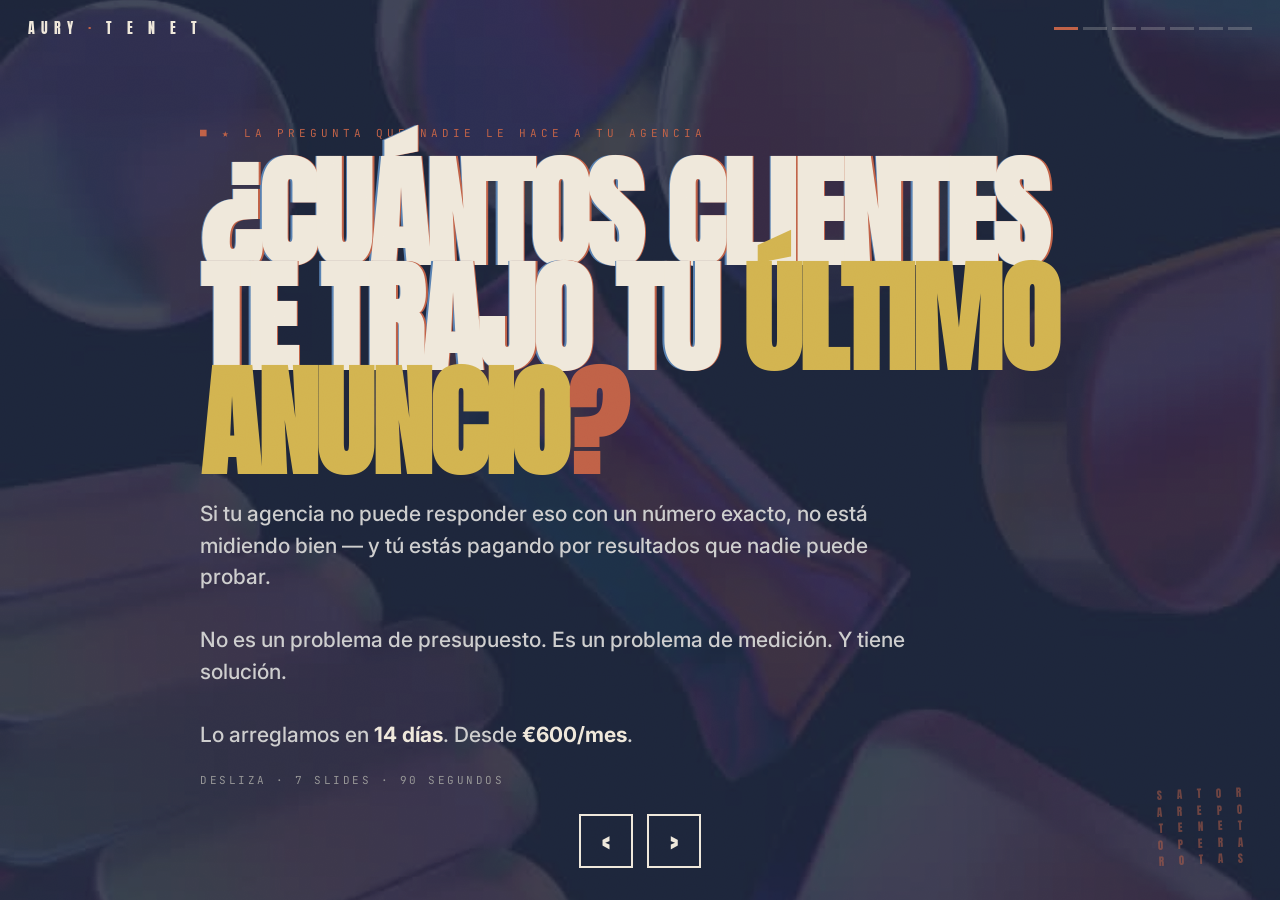
<file: landing-meta.html>
<!doctype html>
<html lang="es">
<head>
<meta charset="utf-8">
<meta name="viewport" content="width=device-width,initial-scale=1,maximum-scale=1,user-scalable=no">
<title>AURY · T E N E T — ¿Cuántos clientes te trajo tu último anuncio en Meta?</title>
<meta name="description" content="Si tu agencia no puede responder eso con un número exacto, no está midiendo bien. Lo arreglamos en 14 días. Desde €600/mes.">
<link rel="icon" type="image/svg+xml" href="assets/favicon.svg">
<link rel="preconnect" href="https://fonts.googleapis.com">
<link rel="preconnect" href="https://fonts.gstatic.com" crossorigin>
<link href="https://fonts.googleapis.com/css2?family=Anton&family=Inter:wght@400;500;600;700;900&family=JetBrains+Mono:wght@400;500;700&family=Playfair+Display:ital,wght@1,800;1,900&display=swap" rel="stylesheet">
<style>
  *,*::before,*::after{box-sizing:border-box;margin:0;padding:0}
  :root{
    /* SOFT palette · classy modern · navy + terracotta + sage + warm cream */
    --red:#C26449;          /* terracotta cálido (era red bandera) */
    --red-deep:#A04A3A;     /* terracotta hover */
    --yellow:#D4B652;       /* mustard sutil (era yellow saturado) */
    --cream:#F0E9DC;        /* cream soft warm */
    --cream-warm:#E8DCC4;   /* cream warm */
    --ink:#1A2238;          /* navy profundo (era pure black) */
    --ash:#252D44;          /* navy soft */
    --line:#363D52;         /* navy line */
    --green:#7A9B6E;        /* sage muted */
    --orange:#C26449;       /* terracotta */
    --blue-soft:#5A84B4;    /* azul polvo para chromatic aberration suave */
  }
  html{scroll-behavior:smooth;-webkit-text-size-adjust:100%}
  body{
    background:var(--ink);
    color:var(--cream);
    font-family:'Inter',system-ui,sans-serif;
    overflow:hidden;
    height:100vh;height:100dvh;
    -webkit-font-smoothing:antialiased;
  }
  /* Soft palette · halftone más sutil, sin VHS scanlines */
  body::before{
    content:"";position:fixed;inset:0;z-index:99;pointer-events:none;
    background-image:url("data:image/svg+xml;utf8,<svg xmlns='http://www.w3.org/2000/svg' width='320' height='320'><filter id='n'><feTurbulence type='fractalNoise' baseFrequency='0.9' numOctaves='3' stitchTiles='stitch'/><feColorMatrix values='0 0 0 0 0  0 0 0 0 0  0 0 0 0 0  0 0 0 0.4 0'/></filter><rect width='100%25' height='100%25' filter='url(%23n)'/></svg>");
    background-size:320px;opacity:.08;mix-blend-mode:overlay;
  }
  body::after{display:none}

  /* ─── deck ─── */
  .deck{
    display:flex;height:100vh;height:100dvh;width:100vw;
    overflow-x:auto;overflow-y:hidden;
    scroll-snap-type:x mandatory;scroll-behavior:smooth;
    -webkit-overflow-scrolling:touch;
  }
  .deck::-webkit-scrollbar{display:none}
  .deck{scrollbar-width:none}
  .slide{
    flex:0 0 100vw;width:100vw;height:100vh;height:100dvh;
    scroll-snap-align:start;scroll-snap-stop:always;
    display:flex;align-items:center;justify-content:center;
    padding:80px 48px 64px;
    position:relative;overflow:hidden;
  }
  @media (max-width:768px){
    body{height:100svh;overflow:hidden}
    .deck{
      flex-direction:column;
      overflow-x:hidden;overflow-y:auto;
      height:100svh;
      scroll-snap-type:y mandatory;
      -webkit-overflow-scrolling:touch;
    }
    .slide{
      flex:0 0 100svh;
      width:100vw;
      height:100svh;
      max-height:100svh;
      /* topbar oculto en mobile · solo safe-area + breathing top */
      padding:
        calc(env(safe-area-inset-top,0px) + 28px)
        max(env(safe-area-inset-right,0px),16px)
        calc(env(safe-area-inset-bottom,0px) + 70px)
        max(env(safe-area-inset-left,0px),16px);
      scroll-snap-align:start;
      scroll-snap-stop:always;
      overflow:hidden;
      /* contenido top-aligned: si overflow, se corta por abajo (no choca con wordmark) */
      align-items:flex-start;
    }
    .slide.d-only{display:none !important}
    .slide.m-only{display:flex !important}
  }
  @media (min-width:769px){
    .slide.m-only{display:none !important}
  }
  /* ─── MOBILE OPTIMIZATION v2 · más agresivo · evitar cortes ─── */
  @media (max-width:768px){
    h1.title,h2.title{
      font-size:clamp(34px,9vw,48px) !important;
      line-height:.92;letter-spacing:-.01em;
      text-shadow:1px 0 0 var(--red),-1px 0 0 var(--blue-soft) !important;
      overflow-wrap:break-word;
      hyphens:auto;
      max-width:100%;
      margin:0;
    }
    .s4 h2.title,.s7 h2.title{
      font-size:clamp(28px,7vw,40px) !important;
    }
    .lede{font-size:15px;line-height:1.45;max-width:100%}
    .mono{font-size:10px;letter-spacing:1.8px;line-height:1.5}
    .eyebrow{font-size:10px;letter-spacing:3px}
    .wrap{gap:14px;max-width:100%;width:100%;max-height:100%}

    /* slides 1 · 3 · 7 · poco contenido → centrar verticalmente */
    .s1,.s3,.s7{align-items:center}

    /* s1 · hero · más espira */
    .s1 .wrap{gap:20px}
    .s1 h1.title{font-size:clamp(44px,12vw,64px) !important;hyphens:none !important}
    .s1 .lede{font-size:16px;line-height:1.5}

    /* s3 · CRM slide · lista grande */
    .s3 .wrap{gap:18px}
    .qs{gap:6px}
    .qs li{font-size:30px;padding-left:30px;line-height:1.1}
    .qs li::before{font-size:12px;top:9px}
    .s3 .mono{font-size:10px;letter-spacing:1.5px;line-height:1.5}

    .stack{grid-template-columns:1fr 1fr;gap:8px}
    .stack .item{padding:12px 14px;min-height:auto}
    .stack .item .big{font-size:34px}
    .stack .item .lab{font-size:9px;letter-spacing:1.5px;margin-top:4px}

    .fugas{grid-template-columns:1fr 1fr;gap:8px;margin-top:4px}
    .fuga{padding:12px}
    .fuga .pct{font-size:32px}
    .fuga .lab{font-size:9px;letter-spacing:1.2px;margin-top:6px}

    .parte{padding:5px 0 5px 8px}
    .parte-nm{font-size:13px}
    .parte-desc{font-size:10px}

    .cases{grid-template-columns:1fr;gap:8px;margin-top:4px}
    .case{padding:12px;gap:6px}
    .case .meta{font-size:9px;letter-spacing:1.4px}
    .case .head{font-size:15.5px;line-height:1.18}
    .case .body{font-size:11.5px;line-height:1.42}
    .case .nums{gap:6px}
    .case .nums .k .v{font-size:22px}
    .case .nums .k .l{font-size:8.5px}

    .tiers{grid-template-columns:1fr;gap:5px;margin-top:2px}
    .tier{padding:7px 11px}
    .tier.featured{box-shadow:3px 3px 0 var(--ink),3px 3px 0 2px var(--cream)}
    .tier .label{font-size:8px;letter-spacing:1.3px;margin-bottom:1px}
    .tier .price{font-size:22px;line-height:1;margin:0}
    .tier .small{font-size:8px;margin-top:1px;line-height:1.18}
    .tier .out{font-size:9.5px;line-height:1.28;margin-top:3px}
    .tier.featured::after{font-size:8px;padding:2px 5px;top:-7px}
    /* slide 6 · solo 1 nota mono en mobile, ultra compacto */
    .s6 .mono + .mono{display:none}
    .s6 .mono{font-size:9px;line-height:1.3;margin-top:5px}
    .s6 .wrap{gap:6px}
    .s6 h2.title{font-size:clamp(22px,6vw,32px) !important}

    /* s4 · 4 partes mobile */
    .s4 .lede{display:none}
    .s4 .wrap{height:100%;justify-content:flex-start}
    .partes{display:flex;flex-direction:column;gap:7px;flex:1;margin-top:8px;overflow:hidden}
    .parte{border-left:2px solid var(--red);padding:5px 0 5px 10px;display:flex;flex-direction:column}
    .parte-num{font-family:'JetBrains Mono',monospace;font-size:7px;letter-spacing:2px;color:var(--red);text-transform:uppercase;margin-bottom:2px}
    .parte-nm{font-family:'Anton',sans-serif;font-size:14px;text-transform:uppercase;color:var(--cream);line-height:1;margin-bottom:3px}
    .parte-desc{font-family:'Inter',sans-serif;font-size:10px;line-height:1.38;color:#a8a8a8}
    .cierre{font-family:'Anton',sans-serif;font-size:clamp(15px,4vw,20px);color:var(--yellow);text-transform:uppercase;letter-spacing:1px;display:block;margin-top:8px;text-align:right}

    /* s5 · casos mobile · body truncado a 3 líneas */
    .s5 .cases{gap:8px;margin-top:4px}
    .s5 .case{padding:10px 12px;gap:5px}
    .s5 .case .meta{font-size:9px;letter-spacing:1px}
    .s5 .case .head{font-size:13.5px;line-height:1.2;margin:3px 0}
    .s5 .case .body{font-size:11px;line-height:1.35;margin-top:3px;display:-webkit-box;-webkit-line-clamp:3;-webkit-box-orient:vertical;overflow:hidden}
    .s5 .case .nums{gap:8px;margin-top:6px}
    .s5 .case .nums .k .v{font-size:28px}
    .s5 .case .nums .k .l{font-size:9px}
    .s5 .mono{font-size:9px;margin-top:4px}
    .s5 h2.title{font-size:clamp(28px,7vw,40px) !important}

    .filt{grid-template-columns:1fr;gap:6px;margin-top:2px}
    .filt .col{padding:10px 12px}
    .filt .col h3{font-size:14px;margin-bottom:6px;letter-spacing:.3px}
    .filt .col ul{gap:5px}
    .filt .col li{font-size:12px;line-height:1.35;padding-left:16px}

    .cta{padding:16px 20px;font-size:15px;gap:10px;box-shadow:5px 5px 0 var(--cream)}
    .cta .wa{width:24px;height:24px}
    .cta .meta{font-size:9px;letter-spacing:1.5px}

    .sator{display:none}

    /* s7 · CTA · centrado + respiración */
    .s7 .wrap{gap:12px}
    .s7 .filt{gap:5px;margin-top:0}
    .s7 .filt .col{padding:9px 11px}
    .s7 .filt .col h3{font-size:13px;margin-bottom:4px}
    .s7 .filt .col li{font-size:11px;line-height:1.3}
    .s7 .cta{margin-top:6px}
    .s7 .mono{font-size:9px;letter-spacing:1.5px;margin-top:4px}

    /* topbar minimal · wordmark oculto en mobile (consumía espacio y chocaba con eyebrows) */
    .topbar{padding:8px 12px;justify-content:flex-end}
    .wordmark{display:none}
    .progress{flex-direction:column;width:3px;gap:3px}
    .dot{width:3px;height:14px}
    /* eyebrow forzado a una línea para no wrappear sobre el contenido */
    .eyebrow{font-size:9.5px;letter-spacing:2.2px;white-space:nowrap;overflow:hidden;text-overflow:ellipsis;display:block;max-width:100%}
  }

  /* ─── topbar ─── */
  .topbar{
    position:fixed;top:0;left:0;right:0;z-index:50;
    display:flex;justify-content:space-between;align-items:center;
    padding:18px 28px;pointer-events:none;
  }
  .topbar > *{pointer-events:auto}
  .wordmark{
    font-family:'Anton',sans-serif;
    font-size:14px;letter-spacing:6px;
    color:var(--cream);text-decoration:none;
    /* Wordmark clean en soft version */
  }
  .wordmark span{color:var(--red)}
  .progress{display:flex;gap:5px}
  .dot{
    width:24px;height:3px;
    background:rgba(245,241,232,.22);
    transition:background .25s ease;cursor:pointer;
  }
  .dot.active{background:var(--red)}
  @media (max-width:768px){
    .progress{flex-direction:column;width:3px}
    .dot{width:3px;height:18px}
  }

  /* ─── content blocks ─── */
  .wrap{
    width:100%;max-width:880px;
    display:flex;flex-direction:column;gap:22px;
    position:relative;z-index:2;
  }
  .eyebrow{
    font-family:'JetBrains Mono',monospace;
    font-size:11px;letter-spacing:4px;
    color:var(--red);text-transform:uppercase;
  }
  .eyebrow::before{content:"■  "}
  h1.title,h2.title{
    font-family:'Anton',sans-serif;
    font-size:clamp(56px,9.5vw,140px);
    line-height:.86;letter-spacing:-.02em;
    text-transform:uppercase;color:var(--cream);
    /* Chromatic aberration suavizada · 1.5px y colores soft */
    text-shadow:1.5px 0 0 var(--red),-1.5px 0 0 var(--blue-soft);
  }
  /* títulos ajustados en slides densas */
  .s3 h2.title,.s4 h2.title,.s7 h2.title{
    font-size:clamp(44px,7vw,96px);
  }
  h1.title .y,h2.title .y{color:var(--yellow);text-shadow:none}
  h1.title .stop,h2.title .stop{color:var(--red);text-shadow:none}
  .lede{
    font-size:clamp(16px,1.9vw,21px);
    line-height:1.5;color:#cfcfcf;
    max-width:720px;font-weight:500;
  }
  .lede b{color:var(--cream);font-weight:700}
  .lede .hl{background:linear-gradient(transparent 60%, rgba(229,9,20,.4) 60%);padding:0 4px;color:var(--cream);font-weight:700}
  .mono{
    font-family:'JetBrains Mono',monospace;
    font-size:11px;letter-spacing:2.5px;
    color:#999;text-transform:uppercase;line-height:1.6;
  }

  /* ─── 4 fugas data points ─── */
  .fugas{display:grid;grid-template-columns:repeat(4,1fr);gap:12px;margin-top:8px}
  .fuga{
    border:2px solid var(--cream);
    background:rgba(245,241,232,.04);
    padding:18px 16px;text-align:left;
  }
  .fuga .pct{
    font-family:'Anton',sans-serif;
    font-size:clamp(36px,4.8vw,56px);line-height:1;
    color:var(--red);
  }
  .fuga .lab{
    font-family:'JetBrains Mono',monospace;
    font-size:10px;letter-spacing:1.5px;
    text-transform:uppercase;color:var(--cream);
    margin-top:8px;line-height:1.4;
  }
  @media (max-width:768px){
    .fugas{grid-template-columns:1fr 1fr;gap:8px}
    .fuga{padding:12px 14px}
    .fuga .pct{font-size:38px}
  }

  /* ─── stats stack ─── */
  .stack{display:grid;grid-template-columns:repeat(3,1fr);gap:14px}
  .stack .item{
    border:2px solid var(--cream);background:rgba(245,241,232,.04);
    padding:22px 24px;text-align:left;
  }
  .stack .item .big{
    font-family:'Anton',sans-serif;
    font-size:clamp(48px,7vw,84px);line-height:1;
    color:var(--yellow);
  }
  .stack .item .lab{
    font-family:'JetBrains Mono',monospace;
    font-size:10px;letter-spacing:2px;
    text-transform:uppercase;color:var(--cream);
    margin-top:10px;opacity:.85;
  }
  @media (max-width:768px){
    .stack{grid-template-columns:1fr;gap:10px}
    .stack .item{padding:14px 18px}
    .stack .item .big{font-size:54px}
  }

  /* ─── questions ─── */
  .qs{display:flex;flex-direction:column;gap:6px}
  .qs li{
    list-style:none;
    font-family:'Anton',sans-serif;
    font-size:clamp(28px,5vw,56px);line-height:1.05;
    color:var(--cream);
    padding-left:48px;position:relative;
    text-transform:uppercase;letter-spacing:-.01em;
  }
  .qs li::before{
    content:"●";position:absolute;left:0;color:var(--red);font-size:14px;top:14px;
  }
  .qs li:nth-child(5)::before{color:var(--yellow)}

  /* ─── 4 partes (desktop) ─── */
  .partes{display:flex;flex-direction:column;gap:14px;flex:1;margin-top:14px;overflow:hidden}
  .parte{border-left:3px solid var(--red);padding:8px 0 8px 18px;display:flex;flex-direction:column}
  .parte-num{font-family:'JetBrains Mono',monospace;font-size:9px;letter-spacing:2px;color:var(--red);text-transform:uppercase;margin-bottom:3px}
  .parte-nm{font-family:'Anton',sans-serif;font-size:clamp(17px,2vw,26px);text-transform:uppercase;color:var(--cream);line-height:1;margin-bottom:5px}
  .parte-desc{font-family:'Inter',sans-serif;font-size:clamp(12px,1.2vw,14px);line-height:1.45;color:#a8a8a8}
  .cierre{font-family:'Anton',sans-serif;font-size:clamp(18px,3vw,28px);color:var(--yellow);text-transform:uppercase;letter-spacing:1px;display:block;margin-top:14px;text-align:right}

  /* ─── case cards ─── */
  .cases{display:grid;grid-template-columns:1fr 1fr;gap:18px;margin-top:8px}
  .case{
    border:2px solid var(--cream);background:rgba(245,241,232,.05);
    padding:24px;display:flex;flex-direction:column;gap:12px;
  }
  .case .meta{
    font-family:'JetBrains Mono',monospace;
    font-size:10px;letter-spacing:2px;color:var(--red);text-transform:uppercase;
  }
  .case .head{
    font-family:'Anton',sans-serif;
    font-size:clamp(20px,2.4vw,28px);line-height:1.1;
    text-transform:uppercase;color:var(--cream);letter-spacing:-.005em;
  }
  .case .body{
    font-size:13px;line-height:1.55;color:#cfcfcf;
  }
  .case .nums{
    display:grid;grid-template-columns:1fr 1fr;gap:8px;margin-top:auto;
  }
  .case .nums .k{
    border-top:1px solid rgba(245,241,232,.2);
    padding-top:8px;
  }
  .case .nums .k .v{
    font-family:'Anton',sans-serif;font-size:24px;color:var(--yellow);line-height:1;
  }
  .case .nums .k .l{
    font-family:'JetBrains Mono',monospace;font-size:9px;letter-spacing:1.5px;
    text-transform:uppercase;color:var(--cream);opacity:.75;margin-top:4px;
  }
  @media (max-width:768px){
    .cases{grid-template-columns:1fr;gap:10px}
    .case{padding:18px}
  }

  /* ─── pricing tiers ─── */
  .tiers{display:grid;grid-template-columns:repeat(3,1fr);gap:14px}
  .tier{
    border:2px solid var(--cream);background:rgba(245,241,232,.05);
    padding:22px;text-align:left;
  }
  .tier.featured{
    background:var(--red);border-color:var(--cream);
    box-shadow:8px 8px 0 var(--ink),8px 8px 0 4px var(--cream);
    position:relative;
  }
  .tier.featured::after{
    content:"+ VENDIDO";
    position:absolute;top:-12px;right:14px;
    font-family:'JetBrains Mono',monospace;font-size:10px;letter-spacing:2px;font-weight:700;
    background:var(--yellow);color:var(--ink);padding:5px 9px;
  }
  .tier .label{
    font-family:'JetBrains Mono',monospace;
    font-size:10px;letter-spacing:2.5px;text-transform:uppercase;
    color:var(--cream);opacity:.7;
  }
  .tier .price{
    font-family:'Anton',sans-serif;
    font-size:clamp(40px,5.6vw,72px);line-height:1;
    color:var(--cream);margin-top:6px;
  }
  .tier.featured .price{color:var(--cream);text-shadow:2px 0 0 var(--ink)}
  .tier .small{
    font-family:'JetBrains Mono',monospace;
    font-size:10px;letter-spacing:1.5px;
    margin-top:6px;color:var(--cream);opacity:.75;
  }
  .tier .out{
    font-size:12px;line-height:1.5;color:#cfcfcf;margin-top:10px;
  }
  .tier.featured .out{color:var(--cream)}
  @media (max-width:768px){
    .tiers{grid-template-columns:1fr;gap:10px}
  }

  /* ─── filter cols ─── */
  .filt{display:grid;grid-template-columns:1fr 1fr;gap:18px}
  .filt .col{
    border:2px solid var(--cream);background:rgba(245,241,232,.04);
    padding:22px;
  }
  .filt .col.no{border-color:var(--red)}
  .filt .col h3{
    font-family:'Anton',sans-serif;
    font-size:clamp(22px,2.8vw,32px);text-transform:uppercase;
    color:var(--cream);margin-bottom:14px;letter-spacing:-.005em;
  }
  .filt .col.no h3{color:var(--red)}
  .filt .col ul{list-style:none;display:flex;flex-direction:column;gap:8px}
  .filt .col li{
    font-size:14px;line-height:1.4;color:#cfcfcf;
    padding-left:22px;position:relative;
  }
  .filt .col.no li::before{content:"✕";position:absolute;left:0;color:var(--red);font-weight:700}
  .filt .col.yes li::before{content:"✓";position:absolute;left:0;color:var(--green);font-weight:700}
  @media (max-width:768px){
    .filt{grid-template-columns:1fr;gap:10px}
    .filt .col{padding:16px}
  }

  /* ─── CTA ─── */
  .cta{
    display:inline-flex;align-items:center;gap:16px;
    padding:22px 30px;background:var(--red);color:var(--cream);
    border:none;font-family:'Anton',sans-serif;
    font-weight:400;font-size:clamp(18px,2.4vw,26px);
    text-decoration:none;text-transform:uppercase;letter-spacing:1px;
    transition:all .15s ease;align-self:flex-start;
    box-shadow:8px 8px 0 var(--cream);
  }
  .cta:hover{background:var(--red-deep);transform:translate(2px,2px);box-shadow:6px 6px 0 var(--cream)}
  .cta .wa{width:30px;height:30px;flex-shrink:0;display:inline-flex;align-items:center}
  .cta .wa svg{width:100%;height:100%;fill:var(--cream)}
  .cta .meta{
    font-family:'JetBrains Mono',monospace;font-size:10px;letter-spacing:2px;
    font-weight:400;opacity:.85;display:block;margin-top:2px;
  }

  /* ─── floating CTWA ─── */
  .floating{
    position:fixed;bottom:24px;right:24px;z-index:60;
    display:flex;align-items:center;gap:10px;padding:13px 20px;
    background:var(--red);color:var(--cream);text-decoration:none;
    font-family:'JetBrains Mono',monospace;font-size:11px;letter-spacing:2.5px;
    text-transform:uppercase;font-weight:700;
    box-shadow:5px 5px 0 var(--cream);
    opacity:0;transform:translateY(20px);transition:all .35s ease;pointer-events:none;
  }
  .floating.show{opacity:1;transform:translateY(0);pointer-events:auto}
  .floating svg{width:18px;height:18px;fill:var(--cream)}
  @media (max-width:768px){
    .floating{bottom:14px;right:14px;padding:11px 16px;font-size:10px}
  }

  /* ─── arrows ─── */
  .arrows{
    position:fixed;bottom:32px;left:50%;transform:translateX(-50%);z-index:55;
    display:flex;gap:14px;
  }
  .arrow{
    width:54px;height:54px;
    border:2px solid var(--cream);background:transparent;color:var(--cream);
    cursor:pointer;font-family:'Anton',sans-serif;font-size:28px;
    transition:all .12s ease;display:flex;align-items:center;justify-content:center;
  }
  .arrow:hover{background:var(--red);border-color:var(--red);color:var(--cream)}
  @media (max-width:768px){.arrows{display:none}}

  /* ─── ambient video loop · slide 1 ─── */
  .ambient-video{
    position:absolute;inset:0;z-index:0;
    width:100%;height:100%;object-fit:cover;
    opacity:.18;pointer-events:none;
    filter:saturate(.6) contrast(1.1) hue-rotate(-15deg);
    mix-blend-mode:screen;
  }
  .s1.no-autoplay{
    background-image:url('assets/img/landing/hero-poster.jpg');
    background-size:cover;background-position:center;
  }
  .s1.no-autoplay .ambient-video{display:none}
  /* ahorrar bandwidth en mobile · video off, GIFs reducidos */
  @media (max-width:768px){
    .ambient-video{display:block;opacity:.55}
    .glitch-bg{opacity:.08}
    .vu-corner{width:140px;opacity:.4}
    .chrome-accent{opacity:.12}
  }

  /* ─── glitch GIF backdrop · slide 2 ─── */
  .glitch-bg{
    position:absolute;inset:0;z-index:0;pointer-events:none;
    width:100%;height:100%;object-fit:cover;
    opacity:.12;
    filter:saturate(1.2) contrast(1.1);
    mix-blend-mode:screen;
  }

  /* ─── VU meters GIF · slide 5 corner ─── */
  .vu-corner{
    position:absolute;bottom:0;right:0;
    width:340px;height:auto;z-index:1;pointer-events:none;
    opacity:.55;
    transform:rotate(-2deg);
    mask-image:radial-gradient(ellipse at bottom right, black 0%, transparent 90%);
    -webkit-mask-image:radial-gradient(ellipse at bottom right, black 0%, transparent 90%);
  }
  @media (max-width:768px){.vu-corner{width:200px}}

  /* ─── Aury character mark sticker (slides 3, 4, 6) ─── */
  .aury-mark{
    position:absolute;z-index:3;pointer-events:none;
    background:var(--cream);
    border:2px solid var(--ink);
    box-shadow:5px 5px 0 var(--ink);
    padding:8px;
    transition:transform .25s ease;
  }
  .aury-mark img{display:block;width:100%;height:auto}
  .aury-mark::before{
    content:attr(data-tag);
    position:absolute;top:-18px;left:6px;
    background:var(--yellow);color:var(--ink);
    font-family:'JetBrains Mono',monospace;font-size:9px;font-weight:700;
    padding:3px 7px;letter-spacing:1.5px;text-transform:uppercase;
    box-shadow:2px 2px 0 var(--ink);
    transform:rotate(2deg);
    white-space:nowrap;
  }
  .aury-mark.observa{
    top:14%;right:6%;width:160px;
    transform:rotate(3deg);
  }
  .aury-mark.pingu{
    top:18%;right:5%;width:200px;
    transform:rotate(-3deg);
  }
  .aury-mark.crash{
    bottom:18%;left:5%;width:200px;
    transform:rotate(2deg);
  }
  /* Ball's plushy penguin variants */
  .aury-mark.plushy-laptop{
    top:18%;right:6%;width:170px;
    transform:rotate(-2deg);
    background:transparent;border:none;box-shadow:none;
    padding:0;
  }
  .aury-mark.plushy-laptop::before{
    content:"★ POR BALL · MOOD WORK";
    background:var(--cream);border:2px solid var(--ink);
    box-shadow:2px 2px 0 var(--ink);
    transform:rotate(-3deg);
    top:auto;bottom:-8px;left:0;
  }
  .aury-mark.plushy-night{
    top:60%;left:6%;width:140px;
    transform:rotate(3deg);
    background:transparent;border:none;box-shadow:none;
    padding:0;
    filter:drop-shadow(0 0 12px rgba(216,90,46,.25));
  }
  .aury-mark.plushy-night::before{
    content:"★ POR BALL · 3 AM";
    background:var(--ink);color:var(--cream);
    box-shadow:2px 2px 0 var(--orange);
    transform:rotate(2deg);
    top:auto;bottom:-8px;left:0;
  }
  @media (max-width:768px){
    .aury-mark.observa,.aury-mark.pingu,.aury-mark.crash,.aury-mark.plushy-laptop,.aury-mark.plushy-night{display:none}
  }

  /* ─── chrome accent slide 4 ─── */
  .chrome-accent{
    position:absolute;top:0;right:0;width:55%;height:100%;
    background-image:url('assets/img/landing/bg-chrome.webp');
    background-size:cover;background-position:center;
    opacity:.22;pointer-events:none;z-index:0;
    mask-image:linear-gradient(to left, black 0%, black 60%, transparent 100%);
    -webkit-mask-image:linear-gradient(to left, black 0%, black 60%, transparent 100%);
    mix-blend-mode:luminosity;
  }
  @media (max-width:768px){
    .chrome-accent{width:80%;opacity:.15}
  }

  /* ─── glitch corner slide 5 ─── */
  .glitch-corner{
    position:absolute;bottom:0;right:0;width:280px;height:280px;
    background-image:url('assets/img/landing/bg-glitch.webp');
    background-size:cover;background-position:center;
    opacity:.45;pointer-events:none;z-index:0;
    mask-image:radial-gradient(ellipse at bottom right, black 0%, transparent 80%);
    -webkit-mask-image:radial-gradient(ellipse at bottom right, black 0%, transparent 80%);
    transform:rotate(-3deg);
  }
  @media (max-width:768px){.glitch-corner{width:200px;height:200px}}

  /* ─── aury skate sheet sticker · slide 7 ─── */
  .aury-sticker{
    position:absolute;top:14%;right:5%;
    width:240px;height:auto;z-index:3;
    transform:rotate(-3deg);
    box-shadow:8px 8px 0 var(--cream), 8px 8px 0 4px var(--ink);
    border:3px solid var(--cream);
    transition:transform .25s ease;
  }
  .aury-sticker:hover{transform:rotate(0)}
  .aury-sticker img{display:block;width:100%;height:auto}
  .aury-sticker::before{
    content:"★ AURY · v4";
    position:absolute;top:-22px;left:6px;
    background:var(--yellow);color:var(--ink);
    font-family:'JetBrains Mono',monospace;font-size:9px;font-weight:700;
    padding:4px 8px;letter-spacing:1.5px;text-transform:uppercase;
    box-shadow:2px 2px 0 var(--ink);
    transform:rotate(2deg);
  }
  @media (max-width:768px){
    .aury-sticker{display:none}
  }

  /* asegurar que .wrap quede sobre los layers */
  .slide .wrap{position:relative;z-index:2}

  /* ─── slide bg ─── */
  .s1{background:var(--ink)}
  .s2{background:var(--ink)}
  .s3{background:var(--ink)}
  .s4{background:var(--cream-warm);color:var(--ink)}
  .s4 .eyebrow{color:var(--red)}
  .s4 h2.title{color:var(--ink);text-shadow:1.5px 0 0 var(--red),-1.5px 0 0 var(--blue-soft)}
  .s4 h2.title .y{color:var(--red);text-shadow:none}
  .s4 .lede{color:#3a2018}
  .s4 .lede b{color:var(--ink)}
  .s4 .mono{color:#3a2018;opacity:.75}
  .s4 .parte{border-color:var(--red)}
  .s4 .parte-num{color:var(--red)}
  .s4 .parte-nm{color:var(--ink)}
  .s4 .parte-desc{color:#3a2018}
  .s4 .cierre{color:var(--red)}
  .s5{background:var(--ink)}
  .s6{background:var(--red);color:var(--cream)}
  .s6 .eyebrow{color:var(--ink)}
  .s6 h2.title{color:var(--cream);text-shadow:1.5px 0 0 var(--ink),-1.5px 0 0 var(--yellow)}
  .s6 h2.title .y{color:var(--yellow);text-shadow:none}
  .s6 .lede{color:var(--cream)}
  .s6 .tier{border-color:var(--cream);background:rgba(0,0,0,.15)}
  .s6 .tier.featured{background:var(--cream);color:var(--ink);border-color:var(--ink);box-shadow:8px 8px 0 var(--ink)}
  .s6 .tier.featured .label,.s6 .tier.featured .price,.s6 .tier.featured .small,.s6 .tier.featured .out{color:var(--ink)}
  .s6 .tier .label,.s6 .tier .price,.s6 .tier .small,.s6 .tier .out{color:var(--cream)}
  .s6 .mono{color:var(--cream);opacity:.85}
  .s7{background:var(--ink)}
  .s7 .filt .col.yes{border-color:var(--green)}

  /* ─── Sator stamp ─── */
  .sator{
    position:absolute;right:32px;bottom:32px;
    font-family:'Anton',sans-serif;font-size:11px;letter-spacing:6px;
    color:var(--red);opacity:.5;line-height:1.5;text-align:right;
    transform:rotate(-2deg);pointer-events:none;
  }
  @media (max-width:768px){.sator{display:none}}

  /* ─── plate ─── */
  .plate{
    display:inline-flex;flex-direction:column;align-items:center;justify-content:center;
    border:2px solid var(--cream);padding:8px 14px;line-height:1;align-self:flex-start;
  }
  .plate .top{font-family:'Anton',sans-serif;font-size:14px;letter-spacing:2px;color:var(--cream)}
  .plate .mid{font-family:'Anton',sans-serif;font-size:22px;color:var(--red);margin:2px 0;letter-spacing:1px}
  .plate .bot{font-family:'JetBrains Mono',monospace;font-size:9px;letter-spacing:2px;color:#aaa;text-transform:uppercase}

  /* ─── tag ─── */
  .tag{
    display:inline-block;align-self:flex-start;
    font-family:'JetBrains Mono',monospace;
    font-size:11px;letter-spacing:2.5px;text-transform:uppercase;font-weight:700;
    background:var(--yellow);color:var(--ink);padding:8px 14px;
    transform:rotate(-2deg);box-shadow:4px 4px 0 var(--cream);
  }
  .s4 .tag{box-shadow:4px 4px 0 var(--ink)}

  /* ─── ANIMATIONS · drama ─── */
  /* stagger fade-in al entrar slide */
  .slide .wrap > *{
    opacity:0;transform:translateY(28px);
    transition:opacity .65s cubic-bezier(.2,.8,.2,1),transform .65s cubic-bezier(.2,.8,.2,1);
  }
  .slide.in-view .wrap > *{opacity:1;transform:translateY(0)}
  .slide.in-view .wrap > *:nth-child(1){transition-delay:0ms}
  .slide.in-view .wrap > *:nth-child(2){transition-delay:90ms}
  .slide.in-view .wrap > *:nth-child(3){transition-delay:180ms}
  .slide.in-view .wrap > *:nth-child(4){transition-delay:280ms}
  .slide.in-view .wrap > *:nth-child(5){transition-delay:380ms}
  .slide.in-view .wrap > *:nth-child(6){transition-delay:480ms}
  .slide .sator{opacity:0;transition:opacity 1.2s ease 800ms}
  .slide.in-view .sator{opacity:.5}

  /* glitch entry suavizada · soft version */
  @keyframes intro-glitch{
    0%{opacity:0;transform:translateY(20px)}
    50%{opacity:.6;transform:translateY(5px);text-shadow:4px 0 0 var(--red),-4px 0 0 var(--blue-soft)}
    100%{opacity:1;transform:translateY(0);text-shadow:1.5px 0 0 var(--red),-1.5px 0 0 var(--blue-soft)}
  }
  .slide.in-view h1.title,.slide.in-view h2.title{
    animation:intro-glitch 1.1s cubic-bezier(.2,.8,.2,1);
  }
  .s4.in-view h2.title,.s6.in-view h2.title{
    /* slides cream + red bg con shadows distintos */
    animation-name:intro-glitch-alt;
  }
  @keyframes intro-glitch-alt{
    0%{opacity:0;transform:translateY(24px)}
    50%{opacity:.6}
    100%{opacity:1;transform:translateY(0)}
  }

  /* pulse en tier featured */
  @keyframes featured-pulse{
    0%,100%{box-shadow:8px 8px 0 var(--ink),8px 8px 0 4px var(--cream)}
    50%{box-shadow:8px 8px 0 var(--ink),8px 8px 0 4px var(--yellow), 0 0 40px rgba(245,208,0,.25)}
  }
  .s6.in-view .tier.featured{
    animation:featured-pulse 2.4s ease-in-out infinite;
  }

  /* number pop on count-up complete */
  @keyframes num-pop{
    0%{transform:scale(1)}
    40%{transform:scale(1.12)}
    100%{transform:scale(1)}
  }
  .num-popped{animation:num-pop .35s ease-out}

  /* fugas borde flash al contar */
  @keyframes fuga-flash{
    0%,100%{border-color:var(--cream)}
    50%{border-color:var(--red);box-shadow:0 0 0 2px rgba(229,9,20,.15)}
  }
  .s2.in-view .fuga{
    animation:fuga-flash 1.6s ease-out;
  }
  .s2.in-view .fuga:nth-child(1){animation-delay:200ms}
  .s2.in-view .fuga:nth-child(2){animation-delay:450ms}
  .s2.in-view .fuga:nth-child(3){animation-delay:700ms}
  .s2.in-view .fuga:nth-child(4){animation-delay:950ms}

  /* CTA glow en slide 7 entry */
  @keyframes cta-pulse{
    0%,100%{box-shadow:8px 8px 0 var(--cream)}
    50%{box-shadow:8px 8px 0 var(--cream),0 0 32px rgba(229,9,20,.5)}
  }
  .s7.in-view .cta{
    animation:cta-pulse 2.8s ease-in-out infinite;
    animation-delay:1.5s;
  }

  /* sator parpadeo aleatorio */
  @keyframes sator-flicker{
    0%,98%,100%{opacity:.5}
    99%{opacity:.15}
  }
  .s1.in-view .sator{animation:sator-flicker 4s linear infinite}

  /* respect reduced motion */
  @media (prefers-reduced-motion: reduce){
    .slide .wrap > *,.slide.in-view h1.title,.slide.in-view h2.title,.s6.in-view .tier.featured,.s2.in-view .fuga,.s7.in-view .cta,.s1.in-view .sator{
      animation:none !important;transition:none !important;
      opacity:1 !important;transform:none !important;
    }
  }

  /* ─── guarantee strip ─── */
  .guarantee{
    border-top:2px solid var(--cream);
    padding:14px 0 0;margin-top:8px;
    display:flex;align-items:center;gap:14px;flex-wrap:wrap;
  }
  .guarantee .num{
    font-family:'Anton',sans-serif;font-size:36px;color:var(--yellow);line-height:1;
  }
  .guarantee .txt{
    font-family:'Inter',sans-serif;font-size:13px;color:var(--cream);line-height:1.4;flex:1;min-width:160px;
  }
</style>
</head>
<body>

<!-- ─── topbar ─── -->
<div class="topbar">
  <a href="/" class="wordmark">AURY <span>·</span> T E N E T</a>
  <div class="progress" id="progress">
    <span class="dot active" data-i="0"></span>
    <span class="dot" data-i="1"></span>
    <span class="dot" data-i="2"></span>
    <span class="dot" data-i="3"></span>
    <span class="dot" data-i="4"></span>
    <span class="dot" data-i="5"></span>
    <span class="dot" data-i="6"></span>
  </div>
</div>

<!-- ─── deck · 7 slides ─── -->
<div class="deck" id="deck">

  <!-- 1 · HOOK -->
  <section class="slide s1">
    <video class="ambient-video" autoplay muted loop playsinline webkit-playsinline preload="auto" poster="assets/img/landing/hero-poster.jpg" aria-hidden="true">
      <source src="assets/img/landing/loop-hero-mini.mp4" type="video/mp4">
    </video>
    <div class="wrap">
      <span class="eyebrow">★ LA PREGUNTA QUE NADIE LE HACE A TU AGENCIA</span>
      <h1 class="title">¿Cuántos clientes te trajo tu <span class="y">último anuncio</span><span class="stop">?</span></h1>
      <p class="lede">Si tu agencia no puede responder eso con un número exacto, no está midiendo bien — y tú estás pagando por resultados que nadie puede probar.<br><br>No es un problema de presupuesto. Es un problema de medición. Y tiene solución.<br><br>Lo arreglamos en <b>14 días</b>. Desde <b>€600/mes</b>.</p>
      <span class="mono">Desliza · 7 slides · 90 segundos</span>
    </div>
    <div class="sator">S A T O R<br>A R E P O<br>T E N E T<br>O P E R A<br>R O T A S</div>
  </section>

  <!-- 2 · LAS 4 FUGAS · técnico + preciso -->
  <section class="slide s2">
    <video class="glitch-bg" autoplay muted loop playsinline preload="auto" aria-hidden="true"><source src="assets/img/landing/glitch-fugas.mp4" type="video/mp4"></video>
    <div class="aury-mark plushy-night">
      <img src="assets/img/landing/aury-ball-night.webp" alt="Aury observando las fugas a las 3am">
    </div>
    <div class="wrap">
      <span class="eyebrow">★ POR QUÉ TUS REPORTES ESTÁN INCOMPLETOS</span>
      <h2 class="title">Lo que tu agencia<br>no puede <span class="y">ver</span><span class="stop">.</span></h2>
      <p class="lede">Cuatro razones concretas por las que tus anuncios en Meta generan más ventas de las que aparecen en el reporte. Esto es lo que encontramos en cada diagnóstico:</p>
      <div class="fugas">
        <div class="fuga"><div class="pct" data-anim-num="47" data-prefix="−" data-suffix="%">−47%</div><div class="lab">El iPhone bloquea el seguimiento · desde 2021, Apple le pregunta a cada usuario si quiere ser rastreado — la mayoría dice no</div></div>
        <div class="fuga"><div class="pct" data-anim-num="22" data-prefix="−" data-suffix="%">−22%</div><div class="lab">Safari borra los rastros en 7 días · si tu cliente tarda más de una semana en decidir, el anuncio que lo trajo desaparece del registro</div></div>
        <div class="fuga"><div class="pct" data-anim-num="18" data-prefix="−" data-suffix="%">−18%</div><div class="lab">Bloqueadores y rechazos de privacidad · extensiones como uBlock y el botón "Rechazar todo" cortan la señal antes de que llegue a Meta o Google</div></div>
        <div class="fuga"><div class="pct" data-anim-num="40" data-prefix="−" data-suffix="%">−40%</div><div class="lab">Ventas fuera de internet · WhatsApp, llamadas y cierres presenciales nunca se registran como resultado de tus anuncios</div></div>
      </div>
      <span class="mono">★ En conjunto: entre el 30 y el 60% de tus ventas reales no aparecen en los reportes de Meta ni de Google</span>
    </div>
  </section>

  <!-- 3 · SIN CRM · reframe sin agresividad -->
  <section class="slide s3">
    <div class="aury-mark observa" data-tag="★ MOOD · OBSERVA">
      <img src="assets/img/landing/aury-observa.webp" alt="Aury observa">
    </div>
    <div class="wrap">
      <span class="eyebrow">★ EL ANUNCIO TRAE AL CLIENTE · ¿TÚ LO CIERRAS?</span>
      <h2 class="title">El anuncio trae<br>al cliente. El <span class="y">seguimiento</span><br>cierra la venta<span class="stop">.</span></h2>
      <ul class="qs">
        <li>quién te escribió por WhatsApp</li>
        <li>quién preguntó el precio</li>
        <li>quién agendó cita</li>
        <li>quién compró</li>
        <li>quién te <span class="y">recomendó</span></li>
      </ul>
      <p class="mono">★ Sin un sistema que organice todo eso, estás perdiendo clientes que ya pagaste con tus anuncios. Por eso instalamos el sistema de gestión de clientes en todos los planes — sin costo extra — configurado desde el día 1.</p>
    </div>
  </section>

  <!-- 4 · La vuelta completa -->
  <section class="slide s4">
    <div class="chrome-accent"></div>
    <div class="aury-mark pingu" data-tag="★ PINGU REGISTER">
      <img src="assets/img/landing/aury-pingu-sheet.webp" alt="Aury pingu register sheet">
    </div>
    <div class="wrap">
      <span class="eyebrow">★ LAS 4 PARTES DE LA VUELTA COMPLETA</span>
      <h2 class="title">4 partes.<br>La vuelta <span class="y">completa</span><span class="stop">.</span></h2>
      <div class="partes">
        <div class="parte">
          <div class="parte-num">PARTE 01</div>
          <div class="parte-nm">Las cuentas</div>
          <div class="parte-desc">Meta y Google configuradas correctamente desde el principio — sin esto, todo lo demás falla.</div>
        </div>
        <div class="parte">
          <div class="parte-num">PARTE 02</div>
          <div class="parte-nm">El sitio web</div>
          <div class="parte-desc">Optimizado para que te encuentren, para que conviertan visitas en contactos, y para que cada acción quede registrada.</div>
        </div>
        <div class="parte">
          <div class="parte-num">PARTE 03</div>
          <div class="parte-nm">El CRM</div>
          <div class="parte-desc">El sistema donde viven tus clientes: quién agendó, quién compró, quién volvió, quién te recomendó.</div>
        </div>
        <div class="parte">
          <div class="parte-num">PARTE 04</div>
          <div class="parte-nm">La vuelta completa</div>
          <div class="parte-desc">Tomamos lo que pasó de verdad — qué lead compró, cuánto pagó — y se lo enviamos de regreso a Meta y Google. Los anuncios aprenden a traerte clientes así. No solo clicks.</div>
        </div>
      </div>
      <span class="cierre">El ciclo se cierra.</span>
    </div>
  </section>

  <!-- 5 · CASOS · técnico verificable -->
  <section class="slide s5">
    <video class="vu-corner" autoplay muted loop playsinline preload="auto" aria-hidden="true"><source src="assets/img/landing/vu-meters.mp4" type="video/mp4"></video>
    <div class="aury-mark plushy-laptop">
      <img src="assets/img/landing/aury-ball-laptop.webp" alt="Aury plushy estudiando casos">
    </div>
    <div class="wrap">
      <span class="eyebrow">★ CASOS REALES</span>
      <h2 class="title">Casos<br><span class="y">verificables</span><span class="stop">.</span></h2>
      <div class="cases">
        <div class="case">
          <span class="meta">CASO 01 · CONSULTING SALONES · LATAM</span>
          <h3 class="head">"6 meses pagando anuncios en Meta sin poder medir si un solo cliente venía de ahí."</h3>
          <p class="body">Consultora de negocios para salones de belleza, con dos tipos de producto: uno de precio alto y otro de entrada. Antes de TENET: llevaban medio año gastando en publicidad en Meta (Facebook e Instagram) sin sistema de seguimiento — no sabían qué funcionaba ni qué no. Después de TENET: seguimiento reparado, sistema de clientes organizado con categorías y etiquetas, y flujos automáticos para distinguir los clientes listos para comprar de los que necesitan más tiempo.</p>
          <div class="nums">
            <div class="k"><div class="v" data-anim-num="14">14</div><div class="l">campos de información de cliente</div></div>
            <div class="k"><div class="v" data-anim-num="39">39</div><div class="l">categorías de cliente configuradas</div></div>
          </div>
        </div>
        <div class="case">
          <span class="meta">CASO 02 · ALUMINIO ARQUITECTÓNICO · CANCÚN</span>
          <h3 class="head">"28 días sin saber si los anuncios funcionaban. Primer contacto real en 2 días."</h3>
          <p class="body">Empresa con más de 30 años fabricando fachadas y ventanas de aluminio. Antes de TENET: campañas con errores que hacían invisibles la mayoría de sus anuncios y seguimiento roto. Después de TENET: campañas reconstruidas, seguimiento de ventas reales y primer contacto rastreable en 48 horas.</p>
          <div class="nums">
            <div class="k"><div class="v" data-anim-num="50" data-prefix="~">~50</div><div class="l">palabras clave reactivadas</div></div>
            <div class="k"><div class="v" data-anim-num="2" data-suffix="d">2d</div><div class="l">días hasta el primer contacto real</div></div>
          </div>
        </div>
      </div>
      <span class="mono">★ Logos no mostrados por petición de los clientes. Podemos dar referencias con nombre en la primera llamada, bajo acuerdo de confidencialidad.</span>
    </div>
  </section>

  <!-- 6 · PRICING · público + tarifa fija + razón -->
  <section class="slide s6">
    <div class="aury-mark crash" data-tag="★ CRASH · WIN" style="background:#FFA84A;border-color:var(--ink)">
      <img src="assets/img/landing/aury-crash-sheet.webp" alt="Aury crash register · win pose">
    </div>
    <div class="wrap">
      <span class="eyebrow" style="color:var(--ink)">★ PRECIO FIJO · SIN COMISIÓN SOBRE TU PRESUPUESTO</span>
      <h2 class="title">Pricing<br><span class="y">público</span><span class="stop" style="color:var(--ink)">.</span></h2>
      <div class="tiers">
        <div class="tier featured">
          <div class="label">META</div>
          <div class="price" data-anim-num="600" data-prefix="€">€600</div>
          <div class="small">/mes · 2 meses por adelantado</div>
          <div class="out">Seguimiento reparado en Meta · sistema de clientes (CRM) · página de captación · sin gestión activa de campañas</div>
        </div>
        <div class="tier">
          <div class="label">META + GOOGLE</div>
          <div class="price" data-anim-num="1500" data-prefix="€">€1.500</div>
          <div class="small">/mes · 2 meses por adelantado</div>
          <div class="out">Todo incluido: seguimiento en Meta y Google · sistema de clientes · dos páginas de captación · gestión activa de campañas · optimización automática con IA</div>
        </div>
        <div class="tier">
          <div class="label">GOOGLE</div>
          <div class="price" data-anim-num="1000" data-prefix="€">€1.000</div>
          <div class="small">/mes · 2 meses por adelantado</div>
          <div class="out">Seguimiento completo en Google · sistema de clientes · textos de anuncios · audiencias · gestión activa de campañas Google</div>
        </div>
      </div>
      <p class="mono">★ El modelo estándar de agencia performance es 10–20% sobre ad spend. Un cliente con €10K/mes en publicidad paga entre €1.000 y €2.000 · y la fee crece cuando él gasta más. Nuestra tarifa es fija. No queremos que crezcas para nuestro beneficio · queremos que cierres más, gastando lo justo.</p>
      <p class="mono">★ Sin setup fee · sin % · sin contrato anual</p>
    </div>
  </section>

  <!-- 7 · CTA + contexto · sin guarantee strip -->
  <section class="slide s7">
    <a class="aury-sticker" href="#" aria-label="Aury character mark">
      <img src="assets/img/landing/aury-skate-sheet.webp" alt="Aury skate register · v4 character poses">
    </a>
    <div class="wrap">
      <span class="eyebrow">★ HABLEMOS · 30 MINUTOS</span>
      <h2 class="title">¿Tus anuncios<br>de Meta están<br><span class="y">midiendo</span><br>bien<span class="stop">?</span></h2>
      <div class="filt">
        <div class="col yes">
          <h3>Lo que revisamos juntos</h3>
          <ul>
            <li>Si tu seguimiento en Meta (Facebook e Instagram) está bien configurado o tiene errores que te están costando dinero</li>
            <li>Cuántas ventas te están escapando ahora mismo — con un número aproximado en euros</li>
            <li>Si tu agencia actual puede arreglarlo o necesitas un sistema distinto</li>
          </ul>
        </div>
        <div class="col no">
          <h3>Lo que no hacemos a medias</h3>
          <ul>
            <li>No instalamos "solo el seguimiento" — el sistema funciona completo o los datos siguen siendo incorrectos</li>
            <li>Necesitamos acceso a tu web · ahí vive la mitad del trabajo de seguimiento — sin eso no podemos garantizar resultados</li>
            <li>Si hay otra agencia gestionando tus anuncios al mismo tiempo, los datos se contradicen y nadie sabe quién falla</li>
          </ul>
        </div>
      </div>
      <a class="cta" href="https://wa.me/34684790538?text=Hola%2C%20vi%20la%20landing%20de%20AURY%20TENET%20y%20quiero%20saber%20si%20mis%20anuncios%20de%20Meta%20est%C3%A1n%20midiendo%20bien." target="_blank" rel="noopener noreferrer" id="cta-main">
        <span class="wa"><svg viewBox="0 0 24 24"><path d="M17.6 6.32A7.85 7.85 0 0 0 12.06 4 7.94 7.94 0 0 0 4.13 11.94a7.85 7.85 0 0 0 1.07 4l-1.13 4.13 4.23-1.11a7.94 7.94 0 0 0 3.79.96h.01a7.94 7.94 0 0 0 7.93-7.94 7.85 7.85 0 0 0-2.43-5.66ZM12.07 18.6a6.6 6.6 0 0 1-3.36-.92l-.24-.14-2.5.66.67-2.45-.16-.25a6.6 6.6 0 0 1-1-3.5 6.6 6.6 0 0 1 11.27-4.66 6.55 6.55 0 0 1 1.92 4.67 6.6 6.6 0 0 1-6.6 6.6Z"/></svg></span>
        <span>Escribir por WhatsApp<span class="meta">RESPUESTA EN 1 HORA · SIN FORMULARIO · SIN AGENDAR</span></span>
      </a>
      <span class="mono">★ AURY · T E N E T · MARKETING 360 · MADRID 2026</span>
    </div>
  </section>

</div>


<a class="floating" id="floating" href="https://wa.me/34684790538?text=Hola%2C%20vi%20la%20landing%20de%20AURY%20TENET%20y%20quiero%20saber%20si%20mis%20anuncios%20de%20Meta%20est%C3%A1n%20midiendo%20bien." target="_blank" rel="noopener noreferrer">
  <svg viewBox="0 0 24 24"><path d="M17.6 6.32A7.85 7.85 0 0 0 12.06 4 7.94 7.94 0 0 0 4.13 11.94a7.85 7.85 0 0 0 1.07 4l-1.13 4.13 4.23-1.11a7.94 7.94 0 0 0 3.79.96h.01a7.94 7.94 0 0 0 7.93-7.94 7.85 7.85 0 0 0-2.43-5.66Z"/></svg>
  <span>WhatsApp</span>
</a>

<div class="arrows" id="arrows">
  <button class="arrow" id="prev" aria-label="anterior">‹</button>
  <button class="arrow" id="next" aria-label="siguiente">›</button>
</div>

<script>
(function(){
  var deck = document.getElementById('deck');
  var progress = document.getElementById('progress');
  var prev = document.getElementById('prev');
  var next = document.getElementById('next');
  var floating = document.getElementById('floating');
  var current = 0;
  var isMobile = window.matchMedia('(max-width:768px)').matches;
  function getSlides(){
    var sel = isMobile ? '.slide:not(.d-only)' : '.slide:not(.m-only)';
    return deck.querySelectorAll(sel);
  }
  var slides = getSlides();
  var dots;

  function buildDots(){
    progress.innerHTML = '';
    dots = [];
    for(var i = 0; i < slides.length; i++){
      var d = document.createElement('span');
      d.className = 'dot' + (i === 0 ? ' active' : '');
      d.dataset.i = i;
      d.addEventListener('click', (function(idx){ return function(){ goTo(idx); }; })(i));
      progress.appendChild(d);
      dots.push(d);
    }
  }
  buildDots();

  function slideSize(){
    return isMobile ? (slides[0] ? slides[0].offsetHeight : window.innerHeight) : window.innerWidth;
  }

  /* video bootstrap · swap a versión mobile + forzar play() (Safari iOS bloquea autoplay si no llamas .play()) */
  function bootVideos(){
    document.querySelectorAll('video').forEach(function(v){
      var mobileSrc = v.getAttribute('data-mobile-src');
      if(isMobile && mobileSrc){
        var src = v.querySelector('source');
        if(src && src.src.indexOf(mobileSrc) === -1){
          src.src = mobileSrc;
          v.load();
        }
      }
      var p = v.play();
      if(p && p.catch) p.catch(function(){ /* autoplay bloqueado, espera tap */ });
    });
  }
  bootVideos();
  document.addEventListener('touchstart', bootVideos, {once:true, passive:true});
  document.addEventListener('click', bootVideos, {once:true});

  function getCurrent(){
    var sz = slideSize();
    if(isMobile) return Math.round(deck.scrollTop / sz);
    return Math.round(deck.scrollLeft / sz);
  }
  function setActive(i){
    current = Math.max(0, Math.min(slides.length - 1, i));
    dots.forEach(function(d, idx){ d.classList.toggle('active', idx === current); });
    floating.classList.toggle('show', current > 0 && current < slides.length - 1);
  }
  function goTo(i){
    i = Math.max(0, Math.min(slides.length - 1, i));
    var sz = slideSize();
    if(isMobile) deck.scrollTo({top: i * sz, behavior: 'smooth'});
    else deck.scrollTo({left: i * sz, behavior: 'smooth'});
    setActive(i);
  }
  prev.addEventListener('click', function(){ goTo(current - 1); });
  next.addEventListener('click', function(){ goTo(current + 1); });
  deck.addEventListener('scroll', function(){ setActive(getCurrent()); }, {passive:true});
  document.addEventListener('keydown', function(e){
    if(e.key === 'ArrowRight' || e.key === 'ArrowDown'){ e.preventDefault(); goTo(current + 1); }
    if(e.key === 'ArrowLeft' || e.key === 'ArrowUp'){ e.preventDefault(); goTo(current - 1); }
    if(e.key === 'Home'){ e.preventDefault(); goTo(0); }
    if(e.key === 'End'){ e.preventDefault(); goTo(slides.length - 1); }
  });
  window.addEventListener('resize', function(){
    isMobile = window.matchMedia('(max-width:768px)').matches;
    slides = getSlides();
    buildDots();
    goTo(current);
  });
  if(!isMobile){
    deck.addEventListener('wheel', function(e){
      if(Math.abs(e.deltaY) > Math.abs(e.deltaX)){ e.preventDefault(); deck.scrollLeft += e.deltaY; }
    }, {passive: false});
  }
  window.addEventListener('load', function(){
    if(typeof gtag === 'function'){ gtag('event', 'landing_view', {page: 'landing-aury-tenet'}); }
  });
  document.querySelectorAll('a[href*="wa.me"]').forEach(function(a){
    a.addEventListener('click', function(){
      if(typeof gtag === 'function'){ gtag('event', 'whatsapp_click', {source: 'landing-aury-tenet'}); }
    });
  });
  console.log("%c AURY · T E N E T · soft palette ", "background:#C26449;color:#F0E9DC;font-weight:900;font-size:18px;padding:6px 14px;letter-spacing:6px");
  console.log("%c Cerramos el loop.", "color:#D4B652;font-family:monospace;font-size:13px;letter-spacing:2px");
  console.log("%c hola@tenet.partners", "color:#fff;font-family:monospace;text-decoration:underline");

  /* ─── ANIMATIONS · IntersectionObserver + count-up ─── */
  function animateNumber(el, end, duration, prefix, suffix){
    var start = 0;
    var t0 = performance.now();
    function fmt(n){ return n.toLocaleString('es-ES'); }
    function finalize(){
      el.textContent = prefix + fmt(end) + suffix;
      el.classList.add('num-popped');
      setTimeout(function(){ el.classList.remove('num-popped'); }, 360);
    }
    function tick(now){
      var t = Math.min((now - t0) / duration, 1);
      var eased = 1 - Math.pow(1 - t, 3);
      var v = Math.round(start + (end - start) * eased);
      el.textContent = prefix + fmt(v) + suffix;
      if(t < 1) requestAnimationFrame(tick);
      else finalize();
    }
    requestAnimationFrame(tick);
    /* failsafe: rAF puede pausarse cuando slide sale del viewport — asegurar valor final */
    setTimeout(finalize, duration + 250);
  }

  function animateSlide(slide){
    if(slide.dataset.animated) return;
    slide.dataset.animated = '1';
    var nums = slide.querySelectorAll('[data-anim-num]');
    nums.forEach(function(el, idx){
      var target = parseInt(el.dataset.animNum, 10);
      var prefix = el.dataset.prefix || '';
      var suffix = el.dataset.suffix || '';
      // wait for slide stagger to land first, then count up
      var delay = 350 + idx * 120;
      setTimeout(function(){
        animateNumber(el, target, 1200, prefix, suffix);
      }, delay);
    });
  }

  var io = new IntersectionObserver(function(entries){
    entries.forEach(function(e){
      if(e.isIntersecting){
        e.target.classList.add('in-view');
        animateSlide(e.target);
      }
    });
  }, {threshold: 0.4, rootMargin: '0px'});
  slides.forEach(function(s){ io.observe(s); });

  // primera slide al load
  if(slides[0]){
    slides[0].classList.add('in-view');
    setTimeout(function(){ animateSlide(slides[0]); }, 100);
  }

  /* ─── s1 · ambient hero · play con fallback explícito ─── */
  var heroVideo = document.querySelector('.ambient-video');
  var s1El = document.querySelector('.s1');
  if(heroVideo && s1El){
    heroVideo.play().catch(function(){
      s1El.classList.add('no-autoplay');
    });
    var heroObs = new IntersectionObserver(function(entries){
      entries.forEach(function(e){
        if(e.isIntersecting){
          heroVideo.play().then(function(){
            s1El.classList.remove('no-autoplay');
          }).catch(function(){
            s1El.classList.add('no-autoplay');
          });
        } else {
          heroVideo.pause();
        }
      });
    }, {threshold: 0.3});
    heroObs.observe(s1El);
  }

  /* ─── s5 · vu-corner · play 2.5s then freeze ─── */
  var vuVideo = document.querySelector('.vu-corner');
  if(vuVideo){
    vuVideo.pause();
    var vuTimer = null;
    var vuObs = new IntersectionObserver(function(entries){
      entries.forEach(function(e){
        if(e.isIntersecting){
          clearTimeout(vuTimer);
          vuVideo.currentTime = 0;
          vuVideo.play();
          vuTimer = setTimeout(function(){ vuVideo.pause(); }, 2500);
        } else {
          clearTimeout(vuTimer);
        }
      });
    }, {threshold: 0.5});
    vuObs.observe(document.querySelector('.s5'));
  }

})();
</script>

</body>
</html>
</file>
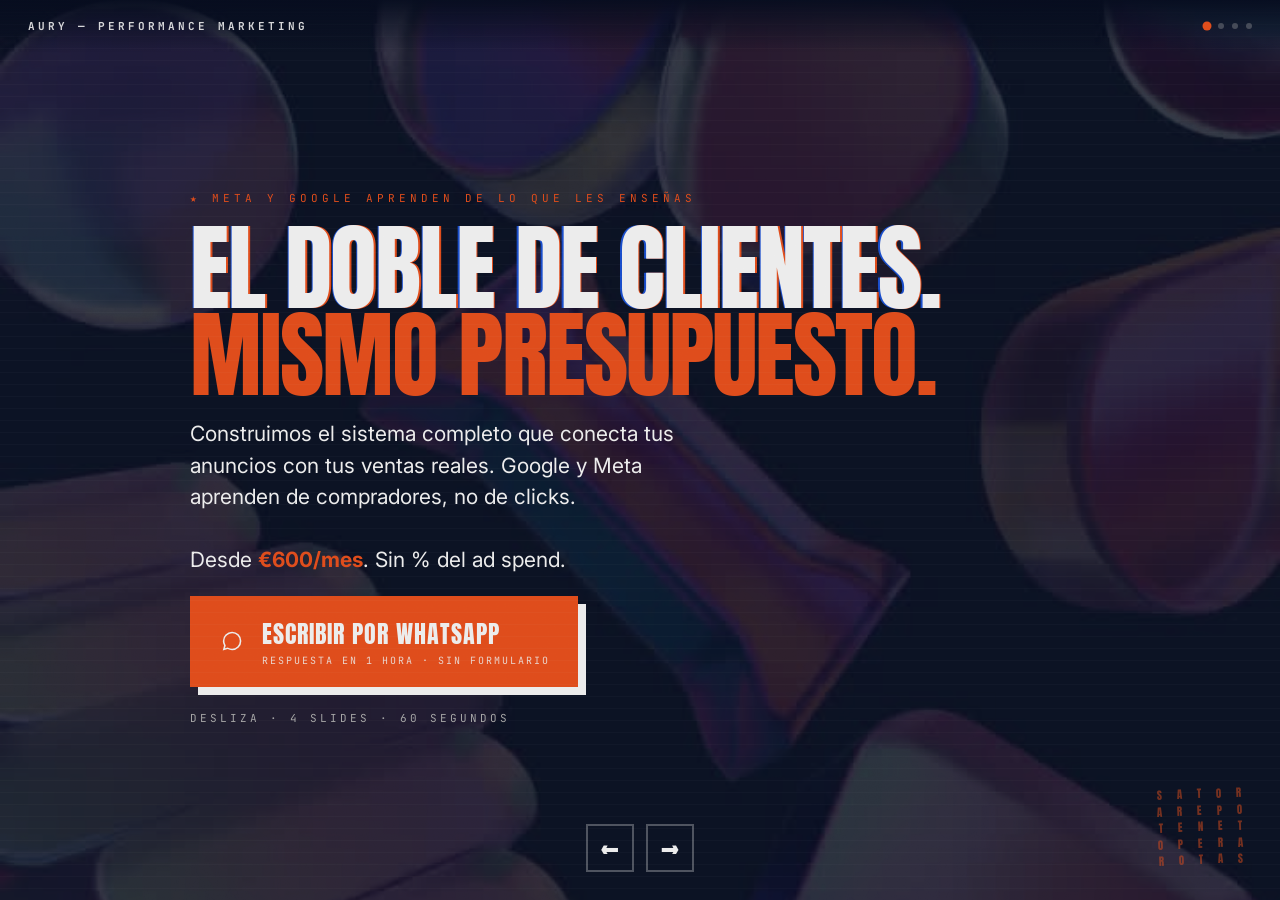
<file: landing-quick.html>
<!doctype html>
<html lang="es">
<head>
<meta charset="utf-8">
<meta name="viewport" content="width=device-width,initial-scale=1,maximum-scale=1,user-scalable=no">
<title>AURY · Convierte el doble de leads en clientes. Con el mismo presupuesto.</title>
<meta name="description" content="Construimos el sistema completo que conecta tus anuncios con tus ventas reales. Meta y Google aprenden de compradores, no de clicks. Desde €600/mes.">
<link rel="icon" type="image/svg+xml" href="assets/favicon.svg">
<link rel="preconnect" href="https://fonts.googleapis.com">
<link rel="preconnect" href="https://fonts.gstatic.com" crossorigin>
<link href="https://fonts.googleapis.com/css2?family=Anton&family=Inter:wght@400;500;600;700;900&family=JetBrains+Mono:wght@400;500;700&display=swap" rel="stylesheet">
<style>
  *,*::before,*::after{box-sizing:border-box;margin:0;padding:0}
  :root{
    --red:#E04E1C;--red-deep:#B84215;
    --cream:#EDEDED;--cream-warm:#A8A8A8;
    --ink:#070D1F;--ash:#0D1530;--line:#1A2B48;
    --blue-soft:#1A4FCC;--yellow:#E04E1C;
  }
  html{scroll-behavior:smooth;-webkit-text-size-adjust:100%}
  body{
    background:var(--ink);color:var(--cream);
    font-family:'Inter',system-ui,sans-serif;
    overflow:hidden;height:100vh;height:100dvh;
    -webkit-font-smoothing:antialiased;
  }
  body::before{
    content:"";position:fixed;inset:0;z-index:99;pointer-events:none;
    background-image:url("data:image/svg+xml;utf8,<svg xmlns='http://www.w3.org/2000/svg' width='320' height='320'><filter id='n'><feTurbulence type='fractalNoise' baseFrequency='0.9' numOctaves='3' stitchTiles='stitch'/><feColorMatrix values='0 0 0 0 0  0 0 0 0 0  0 0 0 0 0  0 0 0 0.4 0'/></filter><rect width='100%25' height='100%25' filter='url(%23n)'/></svg>");
    background-size:320px;opacity:.06;mix-blend-mode:overlay;
  }
  body::after{
    content:"";position:fixed;inset:0;z-index:98;pointer-events:none;
    background:repeating-linear-gradient(0deg,transparent,transparent 11px,rgba(255,255,255,0.025) 11px,rgba(255,255,255,0.025) 12px);
  }

  /* ─── topbar ─── */
  .topbar{
    position:fixed;top:0;left:0;right:0;z-index:200;
    display:flex;align-items:center;justify-content:space-between;
    padding:0 28px;height:52px;
    background:linear-gradient(to bottom,rgba(7,13,31,.95),transparent);
  }
  .topbar .wordmark{
    font-family:'JetBrains Mono',monospace;font-size:11px;font-weight:700;
    letter-spacing:3px;color:var(--cream);text-decoration:none;text-transform:uppercase;
    opacity:.9;
  }
  .progress{display:flex;gap:8px;align-items:center}
  .progress .dot{
    width:6px;height:6px;border-radius:50%;
    background:var(--cream-warm);opacity:.35;
    cursor:pointer;border:none;padding:0;transition:all .3s ease;
  }
  .progress .dot.active{opacity:1;background:var(--red);transform:scale(1.5)}
  @media(max-width:768px){
    .topbar{padding:0 16px;height:44px}
    .topbar .wordmark{font-size:10px;letter-spacing:2px}
  }

  /* ─── arrows ─── */
  .arrows{
    position:fixed;bottom:28px;left:50%;transform:translateX(-50%);z-index:55;
    display:flex;gap:12px;
  }
  .arrow{
    width:48px;height:48px;
    border:2px solid rgba(237,237,237,.3);background:transparent;color:var(--cream);
    cursor:pointer;font-family:'Anton',sans-serif;font-size:26px;
    transition:all .12s ease;display:flex;align-items:center;justify-content:center;
  }
  .arrow:hover{background:var(--red);border-color:var(--red)}
  @media(max-width:768px){.arrows{display:none}}

  /* ─── floating WA ─── */
  .floating{
    position:fixed;bottom:24px;right:24px;z-index:60;
    display:flex;align-items:center;gap:10px;padding:13px 20px;
    background:var(--red);color:var(--cream);text-decoration:none;
    font-family:'JetBrains Mono',monospace;font-size:11px;letter-spacing:2.5px;
    text-transform:uppercase;font-weight:700;
    box-shadow:5px 5px 0 var(--cream);
    opacity:0;transform:translateY(20px);transition:all .35s ease;pointer-events:none;
  }
  .floating.show{opacity:1;transform:translateY(0);pointer-events:auto}
  .floating svg{width:18px;height:18px;fill:var(--cream)}
  @media(max-width:768px){.floating{bottom:14px;right:14px;padding:11px 16px;font-size:10px}}

  /* ─── deck ─── */
  .deck{
    display:flex;height:100vh;height:100dvh;width:100vw;
    overflow-x:auto;overflow-y:hidden;
    scroll-snap-type:x mandatory;scroll-behavior:smooth;
    -webkit-overflow-scrolling:touch;
  }
  .deck::-webkit-scrollbar{display:none}
  .deck{scrollbar-width:none}
  .slide{
    flex:0 0 100vw;width:100vw;height:100vh;height:100dvh;
    scroll-snap-align:start;scroll-snap-stop:always;
    display:flex;align-items:center;justify-content:center;
    padding:80px 64px 64px;
    position:relative;overflow:hidden;
  }
  @media(max-width:768px){
    body{height:100svh;overflow:hidden}
    .deck{flex-direction:column;overflow-x:hidden;overflow-y:auto;height:100svh;scroll-snap-type:y mandatory}
    .slide{
      flex:0 0 100svh;width:100vw;height:100svh;max-height:100svh;
      padding:calc(env(safe-area-inset-top,0px) + 52px) max(env(safe-area-inset-right,0px),20px) calc(env(safe-area-inset-bottom,0px) + 56px) max(env(safe-area-inset-left,0px),20px);
      align-items:flex-start;
    }
    .s1{align-items:center}
  }

  /* ─── background media ─── */
  .ambient-video{
    position:absolute;inset:0;z-index:0;
    width:100%;height:100%;object-fit:cover;
    opacity:.18;pointer-events:none;
    filter:saturate(.6) contrast(1.1) hue-rotate(-15deg);
    mix-blend-mode:screen;
  }
  .glitch-bg{
    position:absolute;inset:0;z-index:0;pointer-events:none;
    width:100%;height:100%;object-fit:cover;
    opacity:.1;filter:saturate(1.2) contrast(1.1);mix-blend-mode:screen;
  }
  .chrome-bg{
    position:absolute;inset:0;z-index:0;pointer-events:none;
    width:100%;height:100%;object-fit:cover;
    opacity:.06;mix-blend-mode:overlay;
  }
  .vu-corner{
    position:absolute;bottom:0;right:0;
    width:300px;height:auto;z-index:1;pointer-events:none;
    opacity:.5;transform:rotate(-2deg);
    mask-image:radial-gradient(ellipse at bottom right,black 0%,transparent 90%);
    -webkit-mask-image:radial-gradient(ellipse at bottom right,black 0%,transparent 90%);
  }
  .slide .wrap{position:relative;z-index:2}
  .slide .s2-wrap,.slide .s3-wrap{position:relative;z-index:2}
  @media(max-width:768px){
    .ambient-video{opacity:.5}
    .vu-corner{width:180px}
  }

  /* ─── type system ─── */
  .mono{font-family:'JetBrains Mono',monospace;font-size:11px;letter-spacing:3px;color:var(--cream-warm);text-transform:uppercase}
  .eyebrow{font-family:'JetBrains Mono',monospace;font-size:11px;letter-spacing:4px;text-transform:uppercase;color:var(--red)}
  .title{
    font-family:'Anton','Impact',sans-serif;font-weight:400;
    line-height:.9;letter-spacing:-.02em;text-transform:uppercase;
    text-shadow:1.5px 0 0 var(--red),-1.5px 0 0 var(--blue-soft);
  }
  h1.title{font-size:clamp(52px,7.5vw,108px)}
  h2.title{font-size:clamp(38px,5.2vw,78px)}
  .y{color:var(--red);text-shadow:none}
  .stop{color:var(--red)}
  .wrap{display:flex;flex-direction:column;gap:20px;max-width:900px;width:100%}

  /* ─── CTA button (landing-soft style) ─── */
  .cta{
    display:inline-flex;align-items:center;gap:16px;
    padding:20px 28px;background:var(--red);color:var(--cream);
    border:none;font-family:'Anton',sans-serif;
    font-weight:400;font-size:clamp(17px,2vw,24px);
    text-decoration:none;text-transform:uppercase;letter-spacing:1px;
    transition:all .15s ease;align-self:flex-start;
    box-shadow:8px 8px 0 var(--cream);
  }
  .cta:hover{background:var(--red-deep);transform:translate(2px,2px);box-shadow:6px 6px 0 var(--cream)}
  .cta .wa{width:28px;height:28px;flex-shrink:0;display:inline-flex;align-items:center}
  .cta .wa svg{width:100%;height:100%;fill:var(--cream)}
  .cta .meta{
    font-family:'JetBrains Mono',monospace;font-size:10px;letter-spacing:2px;
    font-weight:400;opacity:.85;display:block;margin-top:2px;
  }
  @media(max-width:768px){
    .cta{padding:16px 20px;font-size:16px;gap:12px;box-shadow:5px 5px 0 var(--cream)}
    .cta .wa{width:22px;height:22px}
    .cta .meta{font-size:9px}
  }

  /* ─── sator stamp ─── */
  .sator{
    position:absolute;right:32px;bottom:32px;
    font-family:'Anton',sans-serif;font-size:11px;letter-spacing:6px;
    color:var(--red);opacity:.5;line-height:1.5;text-align:right;
    transform:rotate(-2deg);pointer-events:none;
  }
  @media(max-width:768px){.sator{display:none}}

  /* ─── animations ─── */
  .slide .wrap > *{
    opacity:0;transform:translateY(28px);
    transition:opacity .65s cubic-bezier(.2,.8,.2,1),transform .65s cubic-bezier(.2,.8,.2,1);
  }
  .slide.in-view .wrap > *{opacity:1;transform:translateY(0)}
  .slide.in-view .wrap > *:nth-child(1){transition-delay:0ms}
  .slide.in-view .wrap > *:nth-child(2){transition-delay:90ms}
  .slide.in-view .wrap > *:nth-child(3){transition-delay:180ms}
  .slide.in-view .wrap > *:nth-child(4){transition-delay:280ms}
  .slide.in-view .wrap > *:nth-child(5){transition-delay:380ms}
  .slide .sator{opacity:0;transition:opacity 1.2s ease 800ms}
  .slide.in-view .sator{opacity:.5}

  @keyframes intro-glitch{
    0%{opacity:0;transform:translateY(20px)}
    50%{opacity:.6;transform:translateY(5px);text-shadow:4px 0 0 var(--red),-4px 0 0 var(--blue-soft)}
    100%{opacity:1;transform:translateY(0);text-shadow:1.5px 0 0 var(--red),-1.5px 0 0 var(--blue-soft)}
  }
  .slide.in-view h1.title,.slide.in-view h2.title{
    animation:intro-glitch 1.1s cubic-bezier(.2,.8,.2,1);
  }

  @keyframes sator-flicker{0%,98%,100%{opacity:.5}99%{opacity:.15}}
  .s1.in-view .sator{animation:sator-flicker 4s linear infinite}

  /* ─── S1 ─── */
  .s1 .lede{font-size:clamp(17px,1.9vw,21px);line-height:1.5;color:var(--cream);max-width:540px}
  .s1 .lede b{color:var(--red)}
  .s1 .mono{margin-top:4px}

  /* ─── S2 · broadcast hits ─── */
  .s2-wrap{display:flex;gap:56px;align-items:center;width:100%;max-width:1140px}
  .s2-left{flex:1;display:flex;flex-direction:column}
  .hit{padding:18px 0;border-bottom:1px solid var(--line);display:flex;flex-direction:column;gap:3px}
  .hit:first-child{border-top:1px solid var(--line)}
  .hit-setup{font-size:clamp(13px,1.3vw,16px);color:var(--cream-warm);font-weight:500}
  .hit-punch{
    font-family:'Anton',sans-serif;font-weight:400;
    font-size:clamp(26px,3vw,44px);line-height:.95;
    color:var(--cream);text-transform:uppercase;letter-spacing:-.01em;
  }
  .hit-punch .bad{color:var(--red)}
  .s2-right{flex:0 0 200px;display:flex;flex-direction:column;gap:24px}
  .s2-kpi{display:flex;flex-direction:column;gap:4px}
  .s2-num{
    font-family:'Anton',sans-serif;font-weight:400;
    font-size:clamp(60px,7vw,92px);line-height:.85;
    color:var(--red);text-shadow:3px 0 0 rgba(224,78,28,.3);
  }
  .s2-kpi-label{font-size:12px;color:var(--cream-warm);line-height:1.45;max-width:160px;font-weight:500}
  .s2-divider{height:1px;background:var(--line)}
  @media(max-width:768px){
    .s2-wrap{flex-direction:column;gap:20px;max-width:100%}
    .s2-right{flex:none;flex-direction:row;gap:20px;flex-wrap:wrap;padding-top:16px;border-top:1px solid var(--line)}
    .hit-punch{font-size:clamp(22px,6vw,34px)}
    .s2-num{font-size:clamp(48px,12vw,68px)}
  }

  /* ─── S3 · action breakdown ─── */
  .s3-wrap{display:flex;gap:56px;align-items:center;width:100%;max-width:1140px}
  .s3-left{flex:1;display:flex;flex-direction:column;gap:18px}
  .s3-right{flex:0 0 320px;display:flex;flex-direction:column}
  .component-row{display:flex;align-items:flex-start;gap:16px;padding:13px 0;border-bottom:1px solid var(--line)}
  .component-row:first-child{border-top:1px solid var(--line)}
  .comp-num{font-family:'Anton',sans-serif;font-weight:400;font-size:26px;color:var(--red);line-height:1;min-width:30px}
  .comp-name{font-size:13px;font-weight:700;color:var(--cream);letter-spacing:.5px;text-transform:uppercase}
  .comp-desc{font-size:11px;color:var(--cream-warm);line-height:1.4;margin-top:2px}
  .s3-lede{font-size:clamp(16px,1.8vw,21px);line-height:1.45;color:var(--cream-warm);max-width:480px}
  .s3-lede strong{color:var(--cream)}
  .s3-result{
    padding:18px 22px;border-left:3px solid var(--red);
    background:rgba(224,78,28,.06);
    font-size:clamp(15px,1.6vw,19px);font-weight:600;color:var(--cream);line-height:1.3;
  }
  @media(max-width:768px){
    .s3-wrap{flex-direction:column;gap:16px;max-width:100%}
    .s3-right{flex:none;width:100%}
    .component-row{padding:10px 0}
    .comp-num{font-size:20px}
    .comp-name{font-size:11px}
    .s3-result{font-size:14px;padding:14px 16px}
  }

  /* ─── S4 · pricing ─── */
  .pricing-grid{
    display:grid;grid-template-columns:repeat(3,1fr);gap:1px;
    background:var(--line);border:1px solid var(--line);margin-top:4px;
  }
  .tier{background:var(--ash);padding:24px 20px;display:flex;flex-direction:column;gap:10px;transition:background .25s}
  .tier:hover{background:#111D38}
  .tier.featured{background:#0F1E3A;position:relative}
  .tier.featured::before{
    content:"MÁS ELEGIDO";position:absolute;top:-1px;left:50%;transform:translateX(-50%);
    font-family:'JetBrains Mono',monospace;font-size:9px;letter-spacing:2px;
    background:var(--red);color:#fff;padding:4px 12px;white-space:nowrap;
  }
  .tier-name{font-family:'JetBrains Mono',monospace;font-size:10px;letter-spacing:3px;color:var(--cream-warm);text-transform:uppercase}
  .tier-price{font-family:'Anton',sans-serif;font-weight:400;font-size:clamp(34px,3.8vw,52px);color:var(--cream);line-height:1}
  .tier-price span{font-size:16px;color:var(--cream-warm);font-family:'Inter',sans-serif;font-weight:400}
  .tier-desc{font-size:12px;color:var(--cream-warm);line-height:1.45}
  .tier-includes{display:flex;flex-direction:column;gap:5px;margin-top:4px;padding-top:10px;border-top:1px solid var(--line)}
  .tier-includes li{font-size:11px;color:var(--cream-warm);list-style:none;padding-left:12px;position:relative;line-height:1.4}
  .tier-includes li::before{content:"·";position:absolute;left:0;color:var(--red)}
  .anti{
    padding-top:14px;border-top:1px solid var(--line);
    display:flex;gap:20px;flex-wrap:wrap;
  }
  .anti span{font-family:'JetBrains Mono',monospace;font-size:9px;letter-spacing:1.5px;color:var(--cream-warm);text-transform:uppercase}
  .anti span::before{content:"✗ ";color:var(--red)}
  @media(max-width:768px){
    .s4{align-items:flex-start}
    .pricing-grid{grid-template-columns:1fr}
    .tier{padding:18px 16px}
    .tier.featured::before{font-size:8px}
    .tier-price{font-size:38px}
    .anti{gap:12px}
    .anti span{font-size:8px}
    .s4 h2.title{font-size:clamp(30px,8vw,46px) !important}
  }

  @media(prefers-reduced-motion:reduce){
    .slide .wrap > *,.slide.in-view h1.title,.slide.in-view h2.title{
      animation:none !important;transition:none !important;
      opacity:1 !important;transform:none !important;
    }
  }
</style>
</head>
<body>

<!-- topbar -->
<div class="topbar">
  <a href="/" class="wordmark">AURY — PERFORMANCE MARKETING</a>
  <div class="progress" id="progress">
    <span class="dot active" data-i="0"></span>
    <span class="dot" data-i="1"></span>
    <span class="dot" data-i="2"></span>
    <span class="dot" data-i="3"></span>
  </div>
</div>

<!-- arrows -->
<div class="arrows">
  <button class="arrow" id="arrowPrev">&#8592;</button>
  <button class="arrow" id="arrowNext">&#8594;</button>
</div>

<!-- floating WA -->
<a class="floating" id="floating" href="https://wa.me/34684790538?text=Hola%2C%20vi%20la%20landing%20de%20AURY%20y%20quiero%20saber%20c%C3%B3mo%20funciona." target="_blank" rel="noopener noreferrer">
  <svg viewBox="0 0 24 24"><path d="M17.6 6.32A7.85 7.85 0 0 0 12.06 4 7.94 7.94 0 0 0 4.13 11.94a7.85 7.85 0 0 0 1.07 4l-1.13 4.13 4.23-1.11a7.94 7.94 0 0 0 3.79.96h.01a7.94 7.94 0 0 0 7.93-7.94 7.85 7.85 0 0 0-2.43-5.66Z"/></svg>
  <span>WhatsApp</span>
</a>

<div class="deck" id="deck">

  <!-- ─── S1 · EL GOLPE ─── -->
  <section class="slide s1" id="s1">
    <video class="ambient-video" autoplay muted loop playsinline webkit-playsinline preload="auto" poster="assets/img/landing/hero-poster.jpg" aria-hidden="true">
      <source src="assets/img/landing/loop-hero-mini.mp4" type="video/mp4">
    </video>
    <div class="wrap">
      <span class="eyebrow">★ META Y GOOGLE APRENDEN DE LO QUE LES ENSEÑAS</span>
      <h1 class="title">El doble de clientes.<br><span class="y">Mismo presupuesto<span class="stop">.</span></span></h1>
      <p class="lede">Construimos el sistema completo que conecta tus anuncios con tus ventas reales. Google y Meta aprenden de compradores, no de clicks.<br><br>Desde <b>€600/mes</b>. Sin % del ad spend.</p>
      <a class="cta" href="https://wa.me/34684790538?text=Hola%2C%20vi%20la%20landing%20de%20AURY%20y%20quiero%20saber%20c%C3%B3mo%20funciona." target="_blank" rel="noopener noreferrer">
        <span class="wa"><svg viewBox="0 0 24 24"><path d="M17.6 6.32A7.85 7.85 0 0 0 12.06 4 7.94 7.94 0 0 0 4.13 11.94a7.85 7.85 0 0 0 1.07 4l-1.13 4.13 4.23-1.11a7.94 7.94 0 0 0 3.79.96h.01a7.94 7.94 0 0 0 7.93-7.94 7.85 7.85 0 0 0-2.43-5.66ZM12.07 18.6a6.6 6.6 0 0 1-3.36-.92l-.24-.14-2.5.66.67-2.45-.16-.25a6.6 6.6 0 0 1-1-3.5 6.6 6.6 0 0 1 11.27-4.66 6.55 6.55 0 0 1 1.92 4.67 6.6 6.6 0 0 1-6.6 6.6Z"/></svg></span>
        <span>Escribir por WhatsApp<span class="meta">RESPUESTA EN 1 HORA · SIN FORMULARIO</span></span>
      </a>
      <span class="mono">Desliza · 4 slides · 60 segundos</span>
    </div>
    <div class="sator">S A T O R<br>A R E P O<br>T E N E T<br>O P E R A<br>R O T A S</div>
  </section>

  <!-- ─── S2 · EL PROBLEMA ─── -->
  <section class="slide s2" id="s2">
    <video class="glitch-bg" autoplay muted loop playsinline preload="auto" aria-hidden="true">
      <source src="assets/img/landing/glitch-fugas.mp4" type="video/mp4">
    </video>
    <div class="s2-wrap">
      <div class="s2-left">
        <span class="eyebrow" style="margin-bottom:16px">El problema</span>
        <div class="hit">
          <div class="hit-setup">Gastas en ads.</div>
          <div class="hit-punch"><span class="bad">No sabes</span> qué ad cerró la venta.</div>
        </div>
        <div class="hit">
          <div class="hit-setup">Tienes leads.</div>
          <div class="hit-punch"><span class="bad">No sabes</span> cuáles valen.</div>
        </div>
        <div class="hit">
          <div class="hit-setup">Google y Meta optimizan.</div>
          <div class="hit-punch">Para los <span class="bad">datos equivocados.</span></div>
        </div>
        <div class="hit" style="border-bottom:none">
          <div class="hit-setup">Tu competidor ya sabe qué funciona.</div>
          <div class="hit-punch">Tú todavía <span class="bad">adivinas.</span></div>
        </div>
      </div>
      <div class="s2-right">
        <div class="s2-kpi">
          <div class="s2-num">2×</div>
          <div class="s2-kpi-label">más conversiones cuando Meta aprende de compradores reales</div>
        </div>
        <div class="s2-divider"></div>
        <div class="s2-kpi">
          <div class="s2-num">€0</div>
          <div class="s2-kpi-label">de presupuesto extra necesario para lograrlo</div>
        </div>
      </div>
    </div>
  </section>

  <!-- ─── S3 · EL SISTEMA ─── -->
  <section class="slide s3" id="s3">
    <img class="chrome-bg" src="assets/img/landing/bg-chrome.webp" alt="" aria-hidden="true">
    <video class="vu-corner" autoplay muted loop playsinline preload="auto" aria-hidden="true">
      <source src="assets/img/landing/vu-meters.mp4" type="video/mp4">
    </video>
    <div class="s3-wrap">
      <div class="s3-left">
        <span class="eyebrow">El sistema</span>
        <h2 class="title">Lo construimos.<br>Lo operamos.<br><span class="y">Tú ves los datos<span class="stop">.</span></span></h2>
        <p class="s3-lede"><strong>Google y Meta aprenden de lo que realmente importa:</strong> quién compró, cuánto pagó, quién volvió. No de clicks.</p>
        <div class="s3-result">Por primera vez sabes qué parte de tu inversión genera clientes reales.</div>
      </div>
      <div class="s3-right">
        <div class="component-row">
          <div class="comp-num">01</div>
          <div><div class="comp-name">Campañas</div><div class="comp-desc">Google Ads o Meta según el tier</div></div>
        </div>
        <div class="component-row">
          <div class="comp-num">02</div>
          <div><div class="comp-name">Landing funnel</div><div class="comp-desc">Diseñado para convertir, no para informar</div></div>
        </div>
        <div class="component-row">
          <div class="comp-num">03</div>
          <div><div class="comp-name">CRM en GHL</div><div class="comp-desc">Configurado para tu proceso de venta</div></div>
        </div>
        <div class="component-row">
          <div class="comp-num">04</div>
          <div><div class="comp-name">Tracking avanzado</div><div class="comp-desc">Eventos reales, no pageviews</div></div>
        </div>
        <div class="component-row">
          <div class="comp-num">05</div>
          <div><div class="comp-name">Señales de conversión</div><div class="comp-desc">Meta y Google aprenden de compradores</div></div>
        </div>
        <div class="component-row">
          <div class="comp-num">06</div>
          <div><div class="comp-name">Analítica</div><div class="comp-desc">Dashboard + heatmaps + reporting</div></div>
        </div>
      </div>
    </div>
  </section>

  <!-- ─── S4 · PRICING ─── -->
  <section class="slide s4" id="s4">
    <img class="chrome-bg" src="assets/img/landing/bg-glitch.webp" alt="" aria-hidden="true">
    <div class="wrap" style="max-width:960px">
      <span class="eyebrow">Empieza hoy</span>
      <h2 class="title">Elige tu sistema<span class="stop">.</span></h2>
      <div class="pricing-grid">
        <div class="tier">
          <div class="tier-name">Meta Signal System</div>
          <div class="tier-price">€600<span>/mes</span></div>
          <div class="tier-desc">Infraestructura técnica completa para que Meta aprenda de compradores reales.</div>
          <ul class="tier-includes">
            <li>Landing funnel</li>
            <li>CRM en GHL</li>
            <li>Tracking + señales de conversión</li>
            <li>Analítica + heatmaps</li>
          </ul>
        </div>
        <div class="tier featured">
          <div class="tier-name">Google Growth System</div>
          <div class="tier-price">€1.000<span>/mes</span></div>
          <div class="tier-desc">Sistema completo con gestión de campañas Google Ads incluida.</div>
          <ul class="tier-includes">
            <li>Google Ads operado</li>
            <li>Landing funnel</li>
            <li>CRM en GHL</li>
            <li>Tracking + señales de conversión</li>
            <li>Analítica + heatmaps</li>
            <li>Optimización continua</li>
          </ul>
        </div>
        <div class="tier">
          <div class="tier-name">Full Funnel System</div>
          <div class="tier-price">€1.500<span>/mes</span></div>
          <div class="tier-desc">Google + Meta + funnel completo. Infraestructura de captación integral.</div>
          <ul class="tier-includes">
            <li>Google Ads operado</li>
            <li>Meta Signal System</li>
            <li>Landing funnel</li>
            <li>CRM en GHL</li>
            <li>Tracking + señales de conversión</li>
            <li>Reporting mensual completo</li>
          </ul>
        </div>
      </div>
      <a class="cta" href="https://wa.me/34684790538?text=Hola%2C%20vi%20la%20landing%20de%20AURY%20y%20quiero%20saber%20c%C3%B3mo%20funciona." target="_blank" rel="noopener noreferrer" style="margin-top:8px">
        <span class="wa"><svg viewBox="0 0 24 24"><path d="M17.6 6.32A7.85 7.85 0 0 0 12.06 4 7.94 7.94 0 0 0 4.13 11.94a7.85 7.85 0 0 0 1.07 4l-1.13 4.13 4.23-1.11a7.94 7.94 0 0 0 3.79.96h.01a7.94 7.94 0 0 0 7.93-7.94 7.85 7.85 0 0 0-2.43-5.66ZM12.07 18.6a6.6 6.6 0 0 1-3.36-.92l-.24-.14-2.5.66.67-2.45-.16-.25a6.6 6.6 0 0 1-1-3.5 6.6 6.6 0 0 1 11.27-4.66 6.55 6.55 0 0 1 1.92 4.67 6.6 6.6 0 0 1-6.6 6.6Z"/></svg></span>
        <span>Escribir por WhatsApp<span class="meta">RESPUESTA EN 1 HORA · SIN FORMULARIO</span></span>
      </a>
      <div class="anti">
        <span>Community managers</span>
        <span>Clicks sin datos</span>
        <span>Creativos sin estrategia</span>
        <span>% del ad spend</span>
      </div>
    </div>
  </section>

</div>

<script>
(function(){
  var deck=document.getElementById('deck');
  var dots=document.querySelectorAll('.progress .dot');
  var slides=document.querySelectorAll('.slide');
  var floating=document.getElementById('floating');
  var current=0;
  var n=slides.length;

  function goTo(idx){
    idx=Math.max(0,Math.min(n-1,idx));
    if(window.innerWidth<=768){
      slides[idx].scrollIntoView({behavior:'smooth'});
    } else {
      deck.scrollTo({left:idx*window.innerWidth,behavior:'smooth'});
    }
  }

  document.getElementById('arrowPrev').addEventListener('click',function(){goTo(current-1)});
  document.getElementById('arrowNext').addEventListener('click',function(){goTo(current+1)});

  dots.forEach(function(d){
    d.addEventListener('click',function(){goTo(parseInt(d.getAttribute('data-i')))});
  });

  var obs=new IntersectionObserver(function(entries){
    entries.forEach(function(e){
      if(!e.isIntersecting) return;
      var idx=Array.prototype.indexOf.call(slides,e.target);
      if(idx<0) return;
      current=idx;
      dots.forEach(function(d,i){d.classList.toggle('active',i===idx)});
      floating.classList.toggle('show', idx > 0);
    });
  },{threshold:0.55});
  slides.forEach(function(s){obs.observe(s)});

  var animObs=new IntersectionObserver(function(entries){
    entries.forEach(function(e){
      if(e.isIntersecting) e.target.classList.add('in-view');
    });
  },{threshold:0.3});
  slides.forEach(function(s){animObs.observe(s)});

  document.querySelectorAll('a[href*="wa.me"]').forEach(function(a){
    a.addEventListener('click',function(){
      if(typeof gtag==='function'){gtag('event','whatsapp_click',{source:'landing-quick-aury'})}
    });
  });
})();
</script>
</body>
</html>
</file>
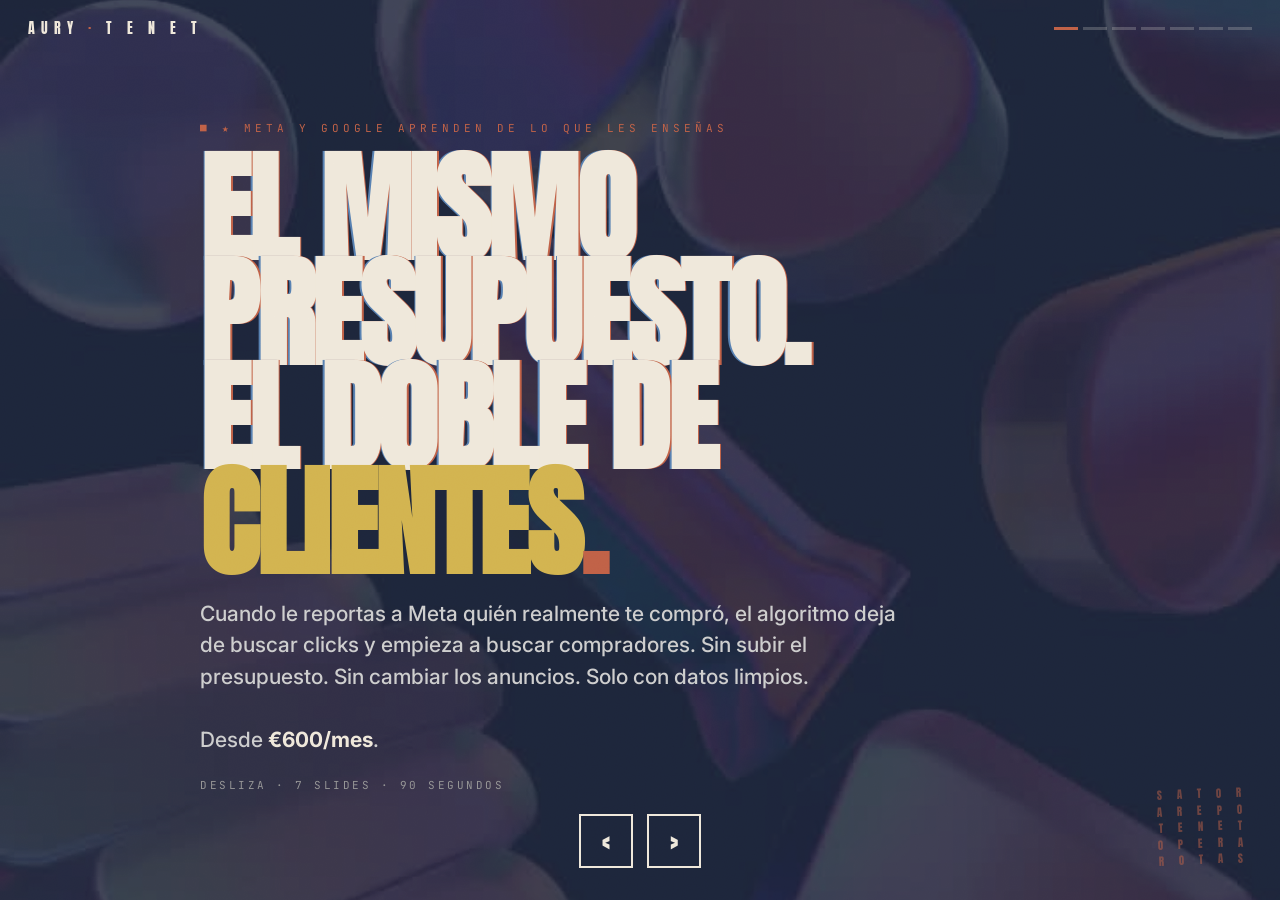
<file: landing-soft-navy.html>
<!doctype html>
<html lang="es">
<head>
<meta charset="utf-8">
<meta name="viewport" content="width=device-width,initial-scale=1,maximum-scale=1,user-scalable=no">
<title>AURY · T E N E T — Cerramos el loop entre tu inversión en ads y tus ventas reales</title>
<meta name="description" content="El mismo presupuesto. El doble de clientes. Meta y Google aprenden de tus compradores reales cuando les reportas quién compró. Desde €600/mes.">
<link rel="icon" type="image/svg+xml" href="assets/favicon.svg">
<link rel="preconnect" href="https://fonts.googleapis.com">
<link rel="preconnect" href="https://fonts.gstatic.com" crossorigin>
<link href="https://fonts.googleapis.com/css2?family=Anton&family=Inter:wght@400;500;600;700;900&family=JetBrains+Mono:wght@400;500;700&family=Playfair+Display:ital,wght@1,800;1,900&display=swap" rel="stylesheet">
<style>
  *,*::before,*::after{box-sizing:border-box;margin:0;padding:0}
  :root{
    /* SOFT palette · classy modern · navy + terracotta + sage + warm cream */
    --red:#C26449;          /* terracotta cálido (era red bandera) */
    --red-deep:#A04A3A;     /* terracotta hover */
    --yellow:#D4B652;       /* mustard sutil (era yellow saturado) */
    --cream:#F0E9DC;        /* cream soft warm */
    --cream-warm:#E8DCC4;   /* cream warm */
    --ink:#1A2238;          /* navy profundo (era pure black) */
    --ash:#252D44;          /* navy soft */
    --line:#363D52;         /* navy line */
    --green:#7A9B6E;        /* sage muted */
    --orange:#C26449;       /* terracotta */
    --blue-soft:#5A84B4;    /* azul polvo para chromatic aberration suave */
  }
  html{scroll-behavior:smooth;-webkit-text-size-adjust:100%}
  body{
    background:var(--ink);
    color:var(--cream);
    font-family:'Inter',system-ui,sans-serif;
    overflow:hidden;
    height:100vh;height:100dvh;
    -webkit-font-smoothing:antialiased;
  }
  /* Soft palette · halftone más sutil, sin VHS scanlines */
  body::before{
    content:"";position:fixed;inset:0;z-index:99;pointer-events:none;
    background-image:url("data:image/svg+xml;utf8,<svg xmlns='http://www.w3.org/2000/svg' width='320' height='320'><filter id='n'><feTurbulence type='fractalNoise' baseFrequency='0.9' numOctaves='3' stitchTiles='stitch'/><feColorMatrix values='0 0 0 0 0  0 0 0 0 0  0 0 0 0 0  0 0 0 0.4 0'/></filter><rect width='100%25' height='100%25' filter='url(%23n)'/></svg>");
    background-size:320px;opacity:.08;mix-blend-mode:overlay;
  }
  body::after{display:none}

  /* ─── deck ─── */
  .deck{
    display:flex;height:100vh;height:100dvh;width:100vw;
    overflow-x:auto;overflow-y:hidden;
    scroll-snap-type:x mandatory;scroll-behavior:smooth;
    -webkit-overflow-scrolling:touch;
  }
  .deck::-webkit-scrollbar{display:none}
  .deck{scrollbar-width:none}
  .slide{
    flex:0 0 100vw;width:100vw;height:100vh;height:100dvh;
    scroll-snap-align:start;scroll-snap-stop:always;
    display:flex;align-items:center;justify-content:center;
    padding:80px 48px 64px;
    position:relative;overflow:hidden;
  }
  @media (max-width:768px){
    body{height:100svh;overflow:hidden}
    .deck{
      flex-direction:column;
      overflow-x:hidden;overflow-y:auto;
      height:100svh;
      scroll-snap-type:y mandatory;
      -webkit-overflow-scrolling:touch;
    }
    .slide{
      flex:0 0 100svh;
      width:100vw;
      height:100svh;
      max-height:100svh;
      /* topbar oculto en mobile · solo safe-area + breathing top */
      padding:
        calc(env(safe-area-inset-top,0px) + 28px)
        max(env(safe-area-inset-right,0px),16px)
        calc(env(safe-area-inset-bottom,0px) + 70px)
        max(env(safe-area-inset-left,0px),16px);
      scroll-snap-align:start;
      scroll-snap-stop:always;
      overflow:hidden;
      /* contenido top-aligned: si overflow, se corta por abajo (no choca con wordmark) */
      align-items:flex-start;
    }
    .slide.d-only{display:none !important}
    .slide.m-only{display:flex !important}
  }
  @media (min-width:769px){
    .slide.m-only{display:none !important}
  }
  /* ─── MOBILE OPTIMIZATION v2 · más agresivo · evitar cortes ─── */
  @media (max-width:768px){
    h1.title,h2.title{
      font-size:clamp(34px,9vw,48px) !important;
      line-height:.92;letter-spacing:-.01em;
      text-shadow:1px 0 0 var(--red),-1px 0 0 var(--blue-soft) !important;
      overflow-wrap:break-word;
      hyphens:auto;
      max-width:100%;
      margin:0;
    }
    .s4 h2.title,.s7 h2.title{
      font-size:clamp(28px,7vw,40px) !important;
    }
    .lede{font-size:15px;line-height:1.45;max-width:100%}
    .mono{font-size:10px;letter-spacing:1.8px;line-height:1.5}
    .eyebrow{font-size:10px;letter-spacing:3px}
    .wrap{gap:14px;max-width:100%;width:100%;max-height:100%}

    /* slides 1 · 3 · 7 · poco contenido → centrar verticalmente */
    .s1,.s3,.s7{align-items:center}

    /* s1 · hero · más espira */
    .s1 .wrap{gap:20px}
    .s1 h1.title{font-size:clamp(44px,12vw,64px) !important;hyphens:none !important}
    .s1 .lede{font-size:16px;line-height:1.5}

    /* s3 · CRM slide · lista grande */
    .s3 .wrap{gap:18px}
    .qs{gap:6px}
    .qs li{font-size:30px;padding-left:30px;line-height:1.1}
    .qs li::before{font-size:12px;top:9px}
    .s3 .mono{font-size:10px;letter-spacing:1.5px;line-height:1.5}

    .stack{grid-template-columns:1fr 1fr;gap:8px}
    .stack .item{padding:12px 14px;min-height:auto}
    .stack .item .big{font-size:34px}
    .stack .item .lab{font-size:9px;letter-spacing:1.5px;margin-top:4px}

    .fugas{grid-template-columns:1fr 1fr;gap:8px;margin-top:4px}
    .fuga{padding:12px}
    .fuga .pct{font-size:32px}
    .fuga .lab{font-size:9px;letter-spacing:1.2px;margin-top:6px}

    .piezas{grid-template-columns:1fr;gap:5px;margin-top:4px}
    .pieza{padding:8px 11px;min-height:auto}
    .pieza .num{font-size:8.5px;letter-spacing:1.4px}
    .pieza .nm{font-size:14px;line-height:1.15;margin-top:1px}
    .pieza .desc{font-size:11px;line-height:1.32;margin-top:3px}

    .cases{grid-template-columns:1fr;gap:8px;margin-top:4px}
    .case{padding:12px;gap:6px}
    .case .meta{font-size:9px;letter-spacing:1.4px}
    .case .head{font-size:15.5px;line-height:1.18}
    .case .body{font-size:11.5px;line-height:1.42}
    .case .nums{gap:6px}
    .case .nums .k .v{font-size:22px}
    .case .nums .k .l{font-size:8.5px}

    .tiers{grid-template-columns:1fr;gap:5px;margin-top:2px}
    .tier{padding:7px 11px}
    .tier.featured{box-shadow:3px 3px 0 var(--ink),3px 3px 0 2px var(--cream)}
    .tier .label{font-size:8px;letter-spacing:1.3px;margin-bottom:1px}
    .tier .price{font-size:22px;line-height:1;margin:0}
    .tier .small{font-size:8px;margin-top:1px;line-height:1.18}
    .tier .out{font-size:9.5px;line-height:1.28;margin-top:3px}
    .tier.featured::after{font-size:8px;padding:2px 5px;top:-7px}
    /* slide 6 · solo 1 nota mono en mobile, ultra compacto */
    .s6 .mono + .mono{display:none}
    .s6 .mono{font-size:9px;line-height:1.3;margin-top:5px}
    .s6 .wrap{gap:6px}
    .s6 h2.title{font-size:clamp(22px,6vw,32px) !important}

    /* s4 · 4 partes mobile */
    .s4 .lede{display:none}
    .s4 .wrap{height:100%;justify-content:flex-start}
    .partes{display:flex;flex-direction:column;gap:7px;flex:1;margin-top:8px;overflow:hidden}
    .parte{border-left:2px solid var(--red);padding:5px 0 5px 10px;display:flex;flex-direction:column}
    .parte-num{font-family:'JetBrains Mono',monospace;font-size:7px;letter-spacing:2px;color:var(--red);text-transform:uppercase;margin-bottom:2px}
    .parte-nm{font-family:'Anton',sans-serif;font-size:14px;text-transform:uppercase;color:var(--cream);line-height:1;margin-bottom:3px}
    .parte-desc{font-family:'Inter',sans-serif;font-size:10px;line-height:1.38;color:#a8a8a8}
    .cierre{font-family:'Anton',sans-serif;font-size:clamp(15px,4vw,20px);color:var(--yellow);text-transform:uppercase;letter-spacing:1px;display:block;margin-top:8px;text-align:right}

    /* s5 · casos mobile · body truncado a 3 líneas */
    .s5 .cases{gap:8px;margin-top:4px}
    .s5 .case{padding:10px 12px;gap:5px}
    .s5 .case .meta{font-size:9px;letter-spacing:1px}
    .s5 .case .head{font-size:13.5px;line-height:1.2;margin:3px 0}
    .s5 .case .body{font-size:11px;line-height:1.35;margin-top:3px;display:-webkit-box;-webkit-line-clamp:3;-webkit-box-orient:vertical;overflow:hidden}
    .s5 .case .nums{gap:8px;margin-top:6px}
    .s5 .case .nums .k .v{font-size:28px}
    .s5 .case .nums .k .l{font-size:9px}
    .s5 .mono{font-size:9px;margin-top:4px}
    .s5 h2.title{font-size:clamp(28px,7vw,40px) !important}

    .filt{grid-template-columns:1fr;gap:6px;margin-top:2px}
    .filt .col{padding:10px 12px}
    .filt .col h3{font-size:14px;margin-bottom:6px;letter-spacing:.3px}
    .filt .col ul{gap:5px}
    .filt .col li{font-size:12px;line-height:1.35;padding-left:16px}

    .cta{padding:16px 20px;font-size:15px;gap:10px;box-shadow:5px 5px 0 var(--cream)}
    .cta .wa{width:24px;height:24px}
    .cta .meta{font-size:9px;letter-spacing:1.5px}

    .sator{display:none}

    /* s7 · CTA · centrado + respiración */
    .s7 .wrap{gap:12px}
    .s7 .filt{gap:5px;margin-top:0}
    .s7 .filt .col{padding:9px 11px}
    .s7 .filt .col h3{font-size:13px;margin-bottom:4px}
    .s7 .filt .col li{font-size:11px;line-height:1.3}
    .s7 .cta{margin-top:6px}
    .s7 .mono{font-size:9px;letter-spacing:1.5px;margin-top:4px}

    /* topbar minimal · wordmark oculto en mobile (consumía espacio y chocaba con eyebrows) */
    .topbar{padding:8px 12px;justify-content:flex-end}
    .wordmark{display:none}
    .progress{flex-direction:column;width:3px;gap:3px}
    .dot{width:3px;height:14px}
    /* eyebrow forzado a una línea para no wrappear sobre el contenido */
    .eyebrow{font-size:9.5px;letter-spacing:2.2px;white-space:nowrap;overflow:hidden;text-overflow:ellipsis;display:block;max-width:100%}
  }

  /* ─── topbar ─── */
  .topbar{
    position:fixed;top:0;left:0;right:0;z-index:50;
    display:flex;justify-content:space-between;align-items:center;
    padding:18px 28px;pointer-events:none;
  }
  .topbar > *{pointer-events:auto}
  .wordmark{
    font-family:'Anton',sans-serif;
    font-size:14px;letter-spacing:6px;
    color:var(--cream);text-decoration:none;
    /* Wordmark clean en soft version */
  }
  .wordmark span{color:var(--red)}
  .progress{display:flex;gap:5px}
  .dot{
    width:24px;height:3px;
    background:rgba(245,241,232,.22);
    transition:background .25s ease;cursor:pointer;
  }
  .dot.active{background:var(--red)}
  @media (max-width:768px){
    .progress{flex-direction:column;width:3px}
    .dot{width:3px;height:18px}
  }

  /* ─── content blocks ─── */
  .wrap{
    width:100%;max-width:880px;
    display:flex;flex-direction:column;gap:22px;
    position:relative;z-index:2;
  }
  .eyebrow{
    font-family:'JetBrains Mono',monospace;
    font-size:11px;letter-spacing:4px;
    color:var(--red);text-transform:uppercase;
  }
  .eyebrow::before{content:"■  "}
  h1.title,h2.title{
    font-family:'Anton',sans-serif;
    font-size:clamp(56px,9.5vw,140px);
    line-height:.86;letter-spacing:-.02em;
    text-transform:uppercase;color:var(--cream);
    /* Chromatic aberration suavizada · 1.5px y colores soft */
    text-shadow:1.5px 0 0 var(--red),-1.5px 0 0 var(--blue-soft);
  }
  /* títulos ajustados en slides densas */
  .s3 h2.title,.s4 h2.title,.s7 h2.title{
    font-size:clamp(44px,7vw,96px);
  }
  h1.title .y,h2.title .y{color:var(--yellow);text-shadow:none}
  h1.title .stop,h2.title .stop{color:var(--red);text-shadow:none}
  .lede{
    font-size:clamp(16px,1.9vw,21px);
    line-height:1.5;color:#cfcfcf;
    max-width:720px;font-weight:500;
  }
  .lede b{color:var(--cream);font-weight:700}
  .lede .hl{background:linear-gradient(transparent 60%, rgba(229,9,20,.4) 60%);padding:0 4px;color:var(--cream);font-weight:700}
  .mono{
    font-family:'JetBrains Mono',monospace;
    font-size:11px;letter-spacing:2.5px;
    color:#999;text-transform:uppercase;line-height:1.6;
  }

  /* ─── 4 fugas data points ─── */
  .fugas{display:grid;grid-template-columns:repeat(4,1fr);gap:12px;margin-top:8px}
  .fuga{
    border:2px solid var(--cream);
    background:rgba(245,241,232,.04);
    padding:18px 16px;text-align:left;
  }
  .fuga .pct{
    font-family:'Anton',sans-serif;
    font-size:clamp(36px,4.8vw,56px);line-height:1;
    color:var(--red);
  }
  .fuga .lab{
    font-family:'JetBrains Mono',monospace;
    font-size:10px;letter-spacing:1.5px;
    text-transform:uppercase;color:var(--cream);
    margin-top:8px;line-height:1.4;
  }
  @media (max-width:768px){
    .fugas{grid-template-columns:1fr 1fr;gap:8px}
    .fuga{padding:12px 14px}
    .fuga .pct{font-size:38px}
  }

  /* ─── stats stack ─── */
  .stack{display:grid;grid-template-columns:repeat(3,1fr);gap:14px}
  .stack .item{
    border:2px solid var(--cream);background:rgba(245,241,232,.04);
    padding:22px 24px;text-align:left;
  }
  .stack .item .big{
    font-family:'Anton',sans-serif;
    font-size:clamp(48px,7vw,84px);line-height:1;
    color:var(--yellow);
  }
  .stack .item .lab{
    font-family:'JetBrains Mono',monospace;
    font-size:10px;letter-spacing:2px;
    text-transform:uppercase;color:var(--cream);
    margin-top:10px;opacity:.85;
  }
  @media (max-width:768px){
    .stack{grid-template-columns:1fr;gap:10px}
    .stack .item{padding:14px 18px}
    .stack .item .big{font-size:54px}
  }

  /* ─── questions ─── */
  .qs{display:flex;flex-direction:column;gap:6px}
  .qs li{
    list-style:none;
    font-family:'Anton',sans-serif;
    font-size:clamp(28px,5vw,56px);line-height:1.05;
    color:var(--cream);
    padding-left:48px;position:relative;
    text-transform:uppercase;letter-spacing:-.01em;
  }
  .qs li::before{
    content:"●";position:absolute;left:0;color:var(--red);font-size:14px;top:14px;
  }
  .qs li:nth-child(5)::before{color:var(--yellow)}

  /* ─── 4 partes (desktop) ─── */
  .partes{display:flex;flex-direction:column;gap:14px;flex:1;margin-top:14px;overflow:hidden}
  .parte{border-left:3px solid var(--red);padding:8px 0 8px 18px;display:flex;flex-direction:column}
  .parte-num{font-family:'JetBrains Mono',monospace;font-size:9px;letter-spacing:2px;color:var(--red);text-transform:uppercase;margin-bottom:3px}
  .parte-nm{font-family:'Anton',sans-serif;font-size:clamp(17px,2vw,26px);text-transform:uppercase;color:var(--cream);line-height:1;margin-bottom:5px}
  .parte-desc{font-family:'Inter',sans-serif;font-size:clamp(12px,1.2vw,14px);line-height:1.45;color:#a8a8a8}
  .cierre{font-family:'Anton',sans-serif;font-size:clamp(18px,3vw,28px);color:var(--yellow);text-transform:uppercase;letter-spacing:1px;display:block;margin-top:14px;text-align:right}

  /* ─── case cards ─── */
  .cases{display:grid;grid-template-columns:1fr 1fr;gap:18px;margin-top:8px}
  .case{
    border:2px solid var(--cream);background:rgba(245,241,232,.05);
    padding:24px;display:flex;flex-direction:column;gap:12px;
  }
  .case .meta{
    font-family:'JetBrains Mono',monospace;
    font-size:10px;letter-spacing:2px;color:var(--red);text-transform:uppercase;
  }
  .case .head{
    font-family:'Anton',sans-serif;
    font-size:clamp(20px,2.4vw,28px);line-height:1.1;
    text-transform:uppercase;color:var(--cream);letter-spacing:-.005em;
  }
  .case .body{
    font-size:13px;line-height:1.55;color:#cfcfcf;
  }
  .case .nums{
    display:grid;grid-template-columns:1fr 1fr;gap:8px;margin-top:auto;
  }
  .case .nums .k{
    border-top:1px solid rgba(245,241,232,.2);
    padding-top:8px;
  }
  .case .nums .k .v{
    font-family:'Anton',sans-serif;font-size:24px;color:var(--yellow);line-height:1;
  }
  .case .nums .k .l{
    font-family:'JetBrains Mono',monospace;font-size:9px;letter-spacing:1.5px;
    text-transform:uppercase;color:var(--cream);opacity:.75;margin-top:4px;
  }
  @media (max-width:768px){
    .cases{grid-template-columns:1fr;gap:10px}
    .case{padding:18px}
  }

  /* ─── pricing tiers ─── */
  .tiers{display:grid;grid-template-columns:repeat(3,1fr);gap:14px}
  .tier{
    border:2px solid var(--cream);background:rgba(245,241,232,.05);
    padding:22px;text-align:left;
  }
  .tier.featured{
    background:var(--red);border-color:var(--cream);
    box-shadow:8px 8px 0 var(--ink),8px 8px 0 4px var(--cream);
    position:relative;
  }
  .tier.featured::after{
    content:"+ VENDIDO";
    position:absolute;top:-12px;right:14px;
    font-family:'JetBrains Mono',monospace;font-size:10px;letter-spacing:2px;font-weight:700;
    background:var(--yellow);color:var(--ink);padding:5px 9px;
  }
  .tier .label{
    font-family:'JetBrains Mono',monospace;
    font-size:10px;letter-spacing:2.5px;text-transform:uppercase;
    color:var(--cream);opacity:.7;
  }
  .tier .price{
    font-family:'Anton',sans-serif;
    font-size:clamp(40px,5.6vw,72px);line-height:1;
    color:var(--cream);margin-top:6px;
  }
  .tier.featured .price{color:var(--cream);text-shadow:2px 0 0 var(--ink)}
  .tier .small{
    font-family:'JetBrains Mono',monospace;
    font-size:10px;letter-spacing:1.5px;
    margin-top:6px;color:var(--cream);opacity:.75;
  }
  .tier .out{
    font-size:12px;line-height:1.5;color:#cfcfcf;margin-top:10px;
  }
  .tier.featured .out{color:var(--cream)}
  @media (max-width:768px){
    .tiers{grid-template-columns:1fr;gap:10px}
  }

  /* ─── filter cols ─── */
  .filt{display:grid;grid-template-columns:1fr 1fr;gap:18px}
  .filt .col{
    border:2px solid var(--cream);background:rgba(245,241,232,.04);
    padding:22px;
  }
  .filt .col.no{border-color:var(--red)}
  .filt .col h3{
    font-family:'Anton',sans-serif;
    font-size:clamp(22px,2.8vw,32px);text-transform:uppercase;
    color:var(--cream);margin-bottom:14px;letter-spacing:-.005em;
  }
  .filt .col.no h3{color:var(--red)}
  .filt .col ul{list-style:none;display:flex;flex-direction:column;gap:8px}
  .filt .col li{
    font-size:14px;line-height:1.4;color:#cfcfcf;
    padding-left:22px;position:relative;
  }
  .filt .col.no li::before{content:"✕";position:absolute;left:0;color:var(--red);font-weight:700}
  .filt .col.yes li::before{content:"✓";position:absolute;left:0;color:var(--green);font-weight:700}
  @media (max-width:768px){
    .filt{grid-template-columns:1fr;gap:10px}
    .filt .col{padding:16px}
  }

  /* ─── CTA ─── */
  .cta{
    display:inline-flex;align-items:center;gap:16px;
    padding:22px 30px;background:var(--red);color:var(--cream);
    border:none;font-family:'Anton',sans-serif;
    font-weight:400;font-size:clamp(18px,2.4vw,26px);
    text-decoration:none;text-transform:uppercase;letter-spacing:1px;
    transition:all .15s ease;align-self:flex-start;
    box-shadow:8px 8px 0 var(--cream);
  }
  .cta:hover{background:var(--red-deep);transform:translate(2px,2px);box-shadow:6px 6px 0 var(--cream)}
  .cta .wa{width:30px;height:30px;flex-shrink:0;display:inline-flex;align-items:center}
  .cta .wa svg{width:100%;height:100%;fill:var(--cream)}
  .cta .meta{
    font-family:'JetBrains Mono',monospace;font-size:10px;letter-spacing:2px;
    font-weight:400;opacity:.85;display:block;margin-top:2px;
  }

  /* ─── floating CTWA ─── */
  .floating{
    position:fixed;bottom:24px;right:24px;z-index:60;
    display:flex;align-items:center;gap:10px;padding:13px 20px;
    background:var(--red);color:var(--cream);text-decoration:none;
    font-family:'JetBrains Mono',monospace;font-size:11px;letter-spacing:2.5px;
    text-transform:uppercase;font-weight:700;
    box-shadow:5px 5px 0 var(--cream);
    opacity:0;transform:translateY(20px);transition:all .35s ease;pointer-events:none;
  }
  .floating.show{opacity:1;transform:translateY(0);pointer-events:auto}
  .floating svg{width:18px;height:18px;fill:var(--cream)}
  @media (max-width:768px){
    .floating{bottom:14px;right:14px;padding:11px 16px;font-size:10px}
  }

  /* ─── arrows ─── */
  .arrows{
    position:fixed;bottom:32px;left:50%;transform:translateX(-50%);z-index:55;
    display:flex;gap:14px;
  }
  .arrow{
    width:54px;height:54px;
    border:2px solid var(--cream);background:transparent;color:var(--cream);
    cursor:pointer;font-family:'Anton',sans-serif;font-size:28px;
    transition:all .12s ease;display:flex;align-items:center;justify-content:center;
  }
  .arrow:hover{background:var(--red);border-color:var(--red);color:var(--cream)}
  @media (max-width:768px){.arrows{display:none}}

  /* ─── ambient video loop · slide 1 ─── */
  .ambient-video{
    position:absolute;inset:0;z-index:0;
    width:100%;height:100%;object-fit:cover;
    opacity:.18;pointer-events:none;
    filter:saturate(.6) contrast(1.1) hue-rotate(-15deg);
    mix-blend-mode:screen;
  }
  /* fallback cuando autoplay es bloqueado · poster como bg directo */
  .s1.no-autoplay{
    background-image:url('assets/img/landing/hero-poster.jpg');
    background-size:cover;background-position:center;
  }
  .s1.no-autoplay .ambient-video{display:none}
  /* ahorrar bandwidth en mobile · video off, GIFs reducidos */
  @media (max-width:768px){
    .ambient-video{display:block;opacity:.55}
    .glitch-bg{opacity:.08}
    .vu-corner{width:140px;opacity:.4}
    .chrome-accent{opacity:.12}
  }

  /* ─── glitch GIF backdrop · slide 2 ─── */
  .glitch-bg{
    position:absolute;inset:0;z-index:0;pointer-events:none;
    width:100%;height:100%;object-fit:cover;
    opacity:.12;
    filter:saturate(1.2) contrast(1.1);
    mix-blend-mode:screen;
  }

  /* ─── VU meters GIF · slide 5 corner ─── */
  .vu-corner{
    position:absolute;bottom:0;right:0;
    width:340px;height:auto;z-index:1;pointer-events:none;
    opacity:.55;
    transform:rotate(-2deg);
    mask-image:radial-gradient(ellipse at bottom right, black 0%, transparent 90%);
    -webkit-mask-image:radial-gradient(ellipse at bottom right, black 0%, transparent 90%);
  }
  @media (max-width:768px){.vu-corner{width:200px}}

  /* ─── Aury character mark sticker (slides 3, 4, 6) ─── */
  .aury-mark{
    position:absolute;z-index:3;pointer-events:none;
    background:var(--cream);
    border:2px solid var(--ink);
    box-shadow:5px 5px 0 var(--ink);
    padding:8px;
    transition:transform .25s ease;
  }
  .aury-mark img{display:block;width:100%;height:auto}
  .aury-mark::before{
    content:attr(data-tag);
    position:absolute;top:-18px;left:6px;
    background:var(--yellow);color:var(--ink);
    font-family:'JetBrains Mono',monospace;font-size:9px;font-weight:700;
    padding:3px 7px;letter-spacing:1.5px;text-transform:uppercase;
    box-shadow:2px 2px 0 var(--ink);
    transform:rotate(2deg);
    white-space:nowrap;
  }
  .aury-mark.observa{
    top:14%;right:6%;width:160px;
    transform:rotate(3deg);
  }
  .aury-mark.pingu{
    top:18%;right:5%;width:200px;
    transform:rotate(-3deg);
  }
  .aury-mark.crash{
    bottom:18%;left:5%;width:200px;
    transform:rotate(2deg);
  }
  /* Ball's plushy penguin variants */
  .aury-mark.plushy-laptop{
    top:18%;right:6%;width:170px;
    transform:rotate(-2deg);
    background:transparent;border:none;box-shadow:none;
    padding:0;
  }
  .aury-mark.plushy-laptop::before{
    content:"★ POR BALL · MOOD WORK";
    background:var(--cream);border:2px solid var(--ink);
    box-shadow:2px 2px 0 var(--ink);
    transform:rotate(-3deg);
    top:auto;bottom:-8px;left:0;
  }
  .aury-mark.plushy-night{
    top:60%;left:6%;width:140px;
    transform:rotate(3deg);
    background:transparent;border:none;box-shadow:none;
    padding:0;
    filter:drop-shadow(0 0 12px rgba(216,90,46,.25));
  }
  .aury-mark.plushy-night::before{
    content:"★ POR BALL · 3 AM";
    background:var(--ink);color:var(--cream);
    box-shadow:2px 2px 0 var(--orange);
    transform:rotate(2deg);
    top:auto;bottom:-8px;left:0;
  }
  @media (max-width:768px){
    .aury-mark.observa,.aury-mark.pingu,.aury-mark.crash,.aury-mark.plushy-laptop,.aury-mark.plushy-night{display:none}
  }

  /* ─── chrome accent slide 4 ─── */
  .chrome-accent{
    position:absolute;top:0;right:0;width:55%;height:100%;
    background-image:url('assets/img/landing/bg-chrome.webp');
    background-size:cover;background-position:center;
    opacity:.22;pointer-events:none;z-index:0;
    mask-image:linear-gradient(to left, black 0%, black 60%, transparent 100%);
    -webkit-mask-image:linear-gradient(to left, black 0%, black 60%, transparent 100%);
    mix-blend-mode:luminosity;
  }
  @media (max-width:768px){
    .chrome-accent{width:80%;opacity:.15}
  }

  /* ─── glitch corner slide 5 ─── */
  .glitch-corner{
    position:absolute;bottom:0;right:0;width:280px;height:280px;
    background-image:url('assets/img/landing/bg-glitch.webp');
    background-size:cover;background-position:center;
    opacity:.45;pointer-events:none;z-index:0;
    mask-image:radial-gradient(ellipse at bottom right, black 0%, transparent 80%);
    -webkit-mask-image:radial-gradient(ellipse at bottom right, black 0%, transparent 80%);
    transform:rotate(-3deg);
  }
  @media (max-width:768px){.glitch-corner{width:200px;height:200px}}

  /* ─── aury skate sheet sticker · slide 7 ─── */
  .aury-sticker{
    position:absolute;top:14%;right:5%;
    width:240px;height:auto;z-index:3;
    transform:rotate(-3deg);
    box-shadow:8px 8px 0 var(--cream), 8px 8px 0 4px var(--ink);
    border:3px solid var(--cream);
    transition:transform .25s ease;
  }
  .aury-sticker:hover{transform:rotate(0)}
  .aury-sticker img{display:block;width:100%;height:auto}
  .aury-sticker::before{
    content:"★ AURY · v4";
    position:absolute;top:-22px;left:6px;
    background:var(--yellow);color:var(--ink);
    font-family:'JetBrains Mono',monospace;font-size:9px;font-weight:700;
    padding:4px 8px;letter-spacing:1.5px;text-transform:uppercase;
    box-shadow:2px 2px 0 var(--ink);
    transform:rotate(2deg);
  }
  @media (max-width:768px){
    .aury-sticker{display:none}
  }

  /* asegurar que .wrap quede sobre los layers */
  .slide .wrap{position:relative;z-index:2}

  /* ─── slide bg ─── */
  .s1{background:var(--ink)}
  .s2{background:var(--ink)}
  .s3{background:var(--ink)}
  .s4{background:var(--cream-warm);color:var(--ink)}
  .s4 .eyebrow{color:var(--red)}
  .s4 h2.title{color:var(--ink);text-shadow:1.5px 0 0 var(--red),-1.5px 0 0 var(--blue-soft)}
  .s4 h2.title .y{color:var(--red);text-shadow:none}
  .s4 .lede{color:#3a2018}
  .s4 .lede b{color:var(--ink)}
  .s4 .mono{color:#3a2018;opacity:.75}
  .s4 .pieza{border-color:var(--ink);background:rgba(0,0,0,.04)}
  .s4 .pieza .num{color:var(--red)}
  .s4 .pieza .nm{color:var(--ink)}
  .s4 .pieza .desc{color:#3a2018}
  .s5{background:var(--ink)}
  .s6{background:var(--red);color:var(--cream)}
  .s6 .eyebrow{color:var(--ink)}
  .s6 h2.title{color:var(--cream);text-shadow:1.5px 0 0 var(--ink),-1.5px 0 0 var(--yellow)}
  .s6 h2.title .y{color:var(--yellow);text-shadow:none}
  .s6 .lede{color:var(--cream)}
  .s6 .tier{border-color:var(--cream);background:rgba(0,0,0,.15)}
  .s6 .tier.featured{background:var(--cream);color:var(--ink);border-color:var(--ink);box-shadow:8px 8px 0 var(--ink)}
  .s6 .tier.featured .label,.s6 .tier.featured .price,.s6 .tier.featured .small,.s6 .tier.featured .out{color:var(--ink)}
  .s6 .tier .label,.s6 .tier .price,.s6 .tier .small,.s6 .tier .out{color:var(--cream)}
  .s6 .mono{color:var(--cream);opacity:.85}
  .s7{background:var(--ink)}
  .s7 .filt .col.yes{border-color:var(--green)}

  /* ─── Sator stamp ─── */
  .sator{
    position:absolute;right:32px;bottom:32px;
    font-family:'Anton',sans-serif;font-size:11px;letter-spacing:6px;
    color:var(--red);opacity:.5;line-height:1.5;text-align:right;
    transform:rotate(-2deg);pointer-events:none;
  }
  @media (max-width:768px){.sator{display:none}}

  /* ─── plate ─── */
  .plate{
    display:inline-flex;flex-direction:column;align-items:center;justify-content:center;
    border:2px solid var(--cream);padding:8px 14px;line-height:1;align-self:flex-start;
  }
  .plate .top{font-family:'Anton',sans-serif;font-size:14px;letter-spacing:2px;color:var(--cream)}
  .plate .mid{font-family:'Anton',sans-serif;font-size:22px;color:var(--red);margin:2px 0;letter-spacing:1px}
  .plate .bot{font-family:'JetBrains Mono',monospace;font-size:9px;letter-spacing:2px;color:#aaa;text-transform:uppercase}

  /* ─── tag ─── */
  .tag{
    display:inline-block;align-self:flex-start;
    font-family:'JetBrains Mono',monospace;
    font-size:11px;letter-spacing:2.5px;text-transform:uppercase;font-weight:700;
    background:var(--yellow);color:var(--ink);padding:8px 14px;
    transform:rotate(-2deg);box-shadow:4px 4px 0 var(--cream);
  }
  .s4 .tag{box-shadow:4px 4px 0 var(--ink)}

  /* ─── ANIMATIONS · drama ─── */
  /* stagger fade-in al entrar slide */
  .slide .wrap > *{
    opacity:0;transform:translateY(28px);
    transition:opacity .65s cubic-bezier(.2,.8,.2,1),transform .65s cubic-bezier(.2,.8,.2,1);
  }
  .slide.in-view .wrap > *{opacity:1;transform:translateY(0)}
  .slide.in-view .wrap > *:nth-child(1){transition-delay:0ms}
  .slide.in-view .wrap > *:nth-child(2){transition-delay:90ms}
  .slide.in-view .wrap > *:nth-child(3){transition-delay:180ms}
  .slide.in-view .wrap > *:nth-child(4){transition-delay:280ms}
  .slide.in-view .wrap > *:nth-child(5){transition-delay:380ms}
  .slide.in-view .wrap > *:nth-child(6){transition-delay:480ms}
  .slide .sator{opacity:0;transition:opacity 1.2s ease 800ms}
  .slide.in-view .sator{opacity:.5}

  /* glitch entry suavizada · soft version */
  @keyframes intro-glitch{
    0%{opacity:0;transform:translateY(20px)}
    50%{opacity:.6;transform:translateY(5px);text-shadow:4px 0 0 var(--red),-4px 0 0 var(--blue-soft)}
    100%{opacity:1;transform:translateY(0);text-shadow:1.5px 0 0 var(--red),-1.5px 0 0 var(--blue-soft)}
  }
  .slide.in-view h1.title,.slide.in-view h2.title{
    animation:intro-glitch 1.1s cubic-bezier(.2,.8,.2,1);
  }
  .s4.in-view h2.title,.s6.in-view h2.title{
    /* slides cream + red bg con shadows distintos */
    animation-name:intro-glitch-alt;
  }
  @keyframes intro-glitch-alt{
    0%{opacity:0;transform:translateY(24px)}
    50%{opacity:.6}
    100%{opacity:1;transform:translateY(0)}
  }

  /* pulse en tier featured */
  @keyframes featured-pulse{
    0%,100%{box-shadow:8px 8px 0 var(--ink),8px 8px 0 4px var(--cream)}
    50%{box-shadow:8px 8px 0 var(--ink),8px 8px 0 4px var(--yellow), 0 0 40px rgba(245,208,0,.25)}
  }
  .s6.in-view .tier.featured{
    animation:featured-pulse 2.4s ease-in-out infinite;
  }

  /* number pop on count-up complete */
  @keyframes num-pop{
    0%{transform:scale(1)}
    40%{transform:scale(1.12)}
    100%{transform:scale(1)}
  }
  .num-popped{animation:num-pop .35s ease-out}

  /* fugas borde flash al contar */
  @keyframes fuga-flash{
    0%,100%{border-color:var(--cream)}
    50%{border-color:var(--red);box-shadow:0 0 0 2px rgba(229,9,20,.15)}
  }
  .s2.in-view .fuga{
    animation:fuga-flash 1.6s ease-out;
  }
  .s2.in-view .fuga:nth-child(1){animation-delay:200ms}
  .s2.in-view .fuga:nth-child(2){animation-delay:450ms}
  .s2.in-view .fuga:nth-child(3){animation-delay:700ms}
  .s2.in-view .fuga:nth-child(4){animation-delay:950ms}

  /* CTA glow en slide 7 entry */
  @keyframes cta-pulse{
    0%,100%{box-shadow:8px 8px 0 var(--cream)}
    50%{box-shadow:8px 8px 0 var(--cream),0 0 32px rgba(229,9,20,.5)}
  }
  .s7.in-view .cta{
    animation:cta-pulse 2.8s ease-in-out infinite;
    animation-delay:1.5s;
  }

  /* sator parpadeo aleatorio */
  @keyframes sator-flicker{
    0%,98%,100%{opacity:.5}
    99%{opacity:.15}
  }
  .s1.in-view .sator{animation:sator-flicker 4s linear infinite}

  /* respect reduced motion */
  @media (prefers-reduced-motion: reduce){
    .slide .wrap > *,.slide.in-view h1.title,.slide.in-view h2.title,.s6.in-view .tier.featured,.s2.in-view .fuga,.s7.in-view .cta,.s1.in-view .sator{
      animation:none !important;transition:none !important;
      opacity:1 !important;transform:none !important;
    }
  }

  /* ─── guarantee strip ─── */
  .guarantee{
    border-top:2px solid var(--cream);
    padding:14px 0 0;margin-top:8px;
    display:flex;align-items:center;gap:14px;flex-wrap:wrap;
  }
  .guarantee .num{
    font-family:'Anton',sans-serif;font-size:36px;color:var(--yellow);line-height:1;
  }
  .guarantee .txt{
    font-family:'Inter',sans-serif;font-size:13px;color:var(--cream);line-height:1.4;flex:1;min-width:160px;
  }
</style>
</head>
<body>

<!-- ─── topbar ─── -->
<div class="topbar">
  <a href="/" class="wordmark">AURY <span>·</span> T E N E T</a>
  <div class="progress" id="progress">
    <span class="dot active" data-i="0"></span>
    <span class="dot" data-i="1"></span>
    <span class="dot" data-i="2"></span>
    <span class="dot" data-i="3"></span>
    <span class="dot" data-i="4"></span>
    <span class="dot" data-i="5"></span>
    <span class="dot" data-i="6"></span>
  </div>
</div>

<!-- ─── deck · 7 slides ─── -->
<div class="deck" id="deck">

  <!-- 1 · HOOK -->
  <section class="slide s1">
    <video class="ambient-video" autoplay muted loop playsinline webkit-playsinline preload="auto" poster="assets/img/landing/hero-poster.jpg" aria-hidden="true">
      <source src="assets/img/landing/loop-hero-mini.mp4" type="video/mp4">
    </video>
    <div class="wrap">
      <span class="eyebrow">★ META Y GOOGLE APRENDEN DE LO QUE LES ENSEÑAS</span>
      <h1 class="title">El mismo presupuesto.<br>El doble de <span class="y">clientes</span><span class="stop">.</span></h1>
      <p class="lede">Cuando le reportas a Meta quién realmente te compró, el algoritmo deja de buscar clicks y empieza a buscar compradores. Sin subir el presupuesto. Sin cambiar los anuncios. Solo con datos limpios.<br><br>Desde <b>€600/mes</b>.</p>
      <span class="mono">Desliza · 7 slides · 90 segundos</span>
    </div>
    <div class="sator">S A T O R<br>A R E P O<br>T E N E T<br>O P E R A<br>R O T A S</div>
  </section>

  <!-- 2 · LAS 4 FUGAS · técnico + preciso -->
  <section class="slide s2">
    <video class="glitch-bg" autoplay muted loop playsinline preload="auto" aria-hidden="true"><source src="assets/img/landing/glitch-fugas.mp4" type="video/mp4"></video>
    <div class="wrap">
      <span class="eyebrow">★ POR QUÉ EL ALGORITMO NO TE TRAE COMPRADORES</span>
      <h2 class="title">Datos sucios.<br>Algoritmo <span class="y">ciego</span><span class="stop">.</span></h2>
      <div class="fugas">
        <div class="fuga"><div class="pct" data-anim-num="47" data-prefix="−" data-suffix="%">−47%</div><div class="lab">El iPhone bloquea el seguimiento · desde 2021, Apple le pregunta a cada usuario si quiere ser rastreado — la mayoría dice no</div></div>
        <div class="fuga"><div class="pct" data-anim-num="22" data-prefix="−" data-suffix="%">−22%</div><div class="lab">Safari borra los rastros en 7 días · si tu cliente tarda más de una semana en decidir, el anuncio que lo trajo desaparece del registro</div></div>
        <div class="fuga"><div class="pct" data-anim-num="18" data-prefix="−" data-suffix="%">−18%</div><div class="lab">Bloqueadores y rechazos de privacidad · extensiones como uBlock y el botón "Rechazar todo" cortan la señal antes de que llegue a Meta o Google</div></div>
        <div class="fuga"><div class="pct" data-anim-num="40" data-prefix="−" data-suffix="%">−40%</div><div class="lab">Ventas fuera de internet · WhatsApp, llamadas y cierres presenciales nunca se registran como resultado de tus anuncios</div></div>
      </div>
      <span class="mono">★ El algoritmo optimiza para lo que le muestras. Si le muestras clicks, trae clicks. Si le muestras compradores, trae compradores.</span>
    </div>
  </section>

  <!-- 3 · EL ALGORITMO APRENDE -->
  <section class="slide s3">
    <div class="wrap">
      <span class="eyebrow">★ EL ALGORITMO APRENDE DE LO QUE LE ENSEÑAS</span>
      <h2 class="title">Le dices quién compró.<br>Él busca más<br>como <span class="y">ese</span><span class="stop">.</span></h2>
      <ul class="qs">
        <li>quién agendó</li>
        <li>quién asistió</li>
        <li>quién compró</li>
        <li>cuánto pagó</li>
        <li>quién <span class="y">volvió</span></li>
      </ul>
      <p class="mono">★ Sin tomar una sola decisión extra. Con datos limpios, Meta y Google mejoran solos.</p>
    </div>
  </section>

  <!-- 4 · La vuelta completa -->
  <section class="slide s4">
    <div class="chrome-accent"></div>
    <div class="wrap">
      <span class="eyebrow">★ LAS 4 PARTES DE LA VUELTA COMPLETA</span>
      <h2 class="title">4 partes.<br>La vuelta <span class="y">completa</span><span class="stop">.</span></h2>
      <div class="partes">
        <div class="parte">
          <div class="parte-num">PARTE 01</div>
          <div class="parte-nm">Las cuentas</div>
          <div class="parte-desc">Meta y Google configuradas correctamente desde el principio — sin esto, todo lo demás falla.</div>
        </div>
        <div class="parte">
          <div class="parte-num">PARTE 02</div>
          <div class="parte-nm">El sitio web</div>
          <div class="parte-desc">Optimizado para que te encuentren, para que conviertan visitas en contactos, y para que cada acción quede registrada.</div>
        </div>
        <div class="parte">
          <div class="parte-num">PARTE 03</div>
          <div class="parte-nm">El CRM</div>
          <div class="parte-desc">El sistema donde viven tus clientes: quién agendó, quién compró, quién volvió, quién te recomendó.</div>
        </div>
        <div class="parte">
          <div class="parte-num">PARTE 04</div>
          <div class="parte-nm">La vuelta completa</div>
          <div class="parte-desc">Tomamos lo que pasó de verdad — qué lead compró, cuánto pagó — y se lo enviamos de regreso a Meta y Google. Los anuncios aprenden a traerte clientes así. No solo clicks.</div>
        </div>
      </div>
      <span class="cierre">El ciclo se cierra.</span>
    </div>
  </section>

  <!-- 5 · CASOS · técnico verificable -->
  <section class="slide s5">
    <video class="vu-corner" autoplay muted loop playsinline preload="auto" aria-hidden="true"><source src="assets/img/landing/vu-meters.mp4" type="video/mp4"></video>
    <div class="wrap">
      <span class="eyebrow">★ CASOS REALES</span>
      <h2 class="title">Casos<br><span class="y">verificables</span><span class="stop">.</span></h2>
      <div class="cases">
        <div class="case">
          <span class="meta">CASO 01 · ALUMINIO ARQUITECTÓNICO</span>
          <h3 class="head">"Primer contacto real: 48 horas después del diagnóstico. Llevaban 28 días pagando sin un resultado medible."</h3>
          <p class="body">30 años fabricando fachadas en Cancún. Campañas con errores que nadie había detectado — ni ellos, ni su agencia. Lo diagnosticamos. Lo reconstruimos. Con datos limpios, el algoritmo empezó a traer compradores reales.</p>
          <div class="nums">
            <div class="k"><div class="v" data-anim-num="50" data-prefix="~">~50</div><div class="l">palabras clave reactivadas</div></div>
            <div class="k"><div class="v" data-anim-num="2" data-suffix="d">2d</div><div class="l">días hasta el primer contacto real</div></div>
          </div>
        </div>
        <div class="case">
          <span class="meta">CASO 02 · CONSULTING SALONES</span>
          <h3 class="head">"6 meses gastando en Meta sin pixel funcional. Reinstalación completa en 14 días."</h3>
          <p class="body">Consultora de negocios para salones de belleza. El seguimiento estaba roto — Meta nunca supo quién compraba. En 14 días: datos limpios, sistema de clientes organizado, algoritmo entrenado con compradores reales.</p>
          <div class="nums">
            <div class="k"><div class="v" data-anim-num="14">14</div><div class="l">campos de información de cliente</div></div>
            <div class="k"><div class="v" data-anim-num="39">39</div><div class="l">categorías de cliente configuradas</div></div>
          </div>
        </div>
      </div>
      <span class="mono">★ Logos no mostrados por petición de los clientes. Podemos dar referencias con nombre en la primera llamada, bajo acuerdo de confidencialidad.</span>
    </div>
  </section>

  <!-- 6 · PRICING · público + tarifa fija + razón -->
  <section class="slide s6">
    <div class="wrap">
      <span class="eyebrow" style="color:var(--ink)">★ PRECIO FIJO · SIN COMISIÓN SOBRE TU PRESUPUESTO</span>
      <h2 class="title">Pricing<br><span class="y">público</span><span class="stop" style="color:var(--ink)">.</span></h2>
      <div class="tiers">
        <div class="tier">
          <div class="label">META</div>
          <div class="price" data-anim-num="600" data-prefix="€">€600</div>
          <div class="small">/mes · 2 meses por adelantado</div>
          <div class="out">Seguimiento reparado en Meta · CRM (sistema de clientes) · página de captación · sin gestión activa de campañas</div>
        </div>
        <div class="tier featured">
          <div class="label">AMBOS · LA VUELTA COMPLETA</div>
          <div class="price" data-anim-num="1500" data-prefix="€">€1.500</div>
          <div class="small">/mes · 2 meses por adelantado</div>
          <div class="out">Todo incluido: seguimiento en Meta y Google · CRM · dos páginas de captación · gestión activa de campañas · optimización automática con IA</div>
        </div>
        <div class="tier">
          <div class="label">GOOGLE</div>
          <div class="price" data-anim-num="1000" data-prefix="€">€1.000</div>
          <div class="small">/mes · 2 meses por adelantado</div>
          <div class="out">Seguimiento completo en Google · CRM · textos de anuncios · audiencias · gestión activa de campañas Google</div>
        </div>
      </div>
      <p class="mono">★ Agencia performance estándar: 10–20% sobre ad spend. €10K de presupuesto = hasta €2.000 de fee que sube cuando tú gastas más. La nuestra no. Nos beneficia que cierres más — no que gastes más.</p>
      <p class="mono">★ Sin setup fee · sin % · sin contrato anual</p>
    </div>
  </section>

  <!-- 7 · CTA + contexto · sin guarantee strip -->
  <section class="slide s7">
    <div class="wrap">
      <span class="eyebrow">★ HABLEMOS · 30 MINUTOS</span>
      <h2 class="title">Conversación<br><span class="y">directa</span><span class="stop">.</span></h2>
      <div class="filt">
        <div class="col yes">
          <h3>Esto lo ponemos nosotros</h3>
          <ul>
            <li>La infraestructura completa: seguimiento, CRM, datos limpios, algoritmos entrenados con compradores reales</li>
            <li>Lo operamos nosotros — sin coordinar cinco proveedores distintos</li>
            <li>Reportería limpia para tomar decisiones que multipliquen lo que el algoritmo ya mejora solo</li>
          </ul>
        </div>
        <div class="col no">
          <h3>Esto lo pones tú</h3>
          <ul>
            <li>Un producto que la gente quiere comprar</li>
            <li>Un margen que aguante crecer</li>
            <li>Acceso a tu web — ahí vive la mitad del trabajo</li>
          </ul>
        </div>
      </div>
      <a class="cta" href="https://wa.me/34684790538?text=Hola%2C%20vi%20su%20landing%20de%20AURY%20T%20E%20N%20E%20T%20y%20quiero%20info%20sobre%20TENET%20y%20quiero%20saber%20c%C3%B3mo%20funciona%20la%20vuelta%20completa." target="_blank" rel="noopener noreferrer" id="cta-main">
        <span class="wa"><svg viewBox="0 0 24 24"><path d="M17.6 6.32A7.85 7.85 0 0 0 12.06 4 7.94 7.94 0 0 0 4.13 11.94a7.85 7.85 0 0 0 1.07 4l-1.13 4.13 4.23-1.11a7.94 7.94 0 0 0 3.79.96h.01a7.94 7.94 0 0 0 7.93-7.94 7.85 7.85 0 0 0-2.43-5.66ZM12.07 18.6a6.6 6.6 0 0 1-3.36-.92l-.24-.14-2.5.66.67-2.45-.16-.25a6.6 6.6 0 0 1-1-3.5 6.6 6.6 0 0 1 11.27-4.66 6.55 6.55 0 0 1 1.92 4.67 6.6 6.6 0 0 1-6.6 6.6Z"/></svg></span>
        <span>Escribir por WhatsApp<span class="meta">RESPUESTA EN 1 HORA · SIN FORMULARIO · SIN AGENDAR</span></span>
      </a>
      <span class="mono">No es una llamada de ventas. Es una auditoría técnica de 30 minutos. Si no es para ti, te lo decimos en los primeros 10.</span>
      <span class="mono">★ AURY — PERFORMANCE MARKETING · MADRID 2026</span>
    </div>
  </section>

</div>


<a class="floating" id="floating" href="https://wa.me/34684790538?text=Hola%2C%20vi%20su%20landing%20de%20AURY%20T%20E%20N%20E%20T%20y%20quiero%20info%20sobre%20TENET%20y%20quiero%20saber%20c%C3%B3mo%20funciona%20la%20vuelta%20completa." target="_blank" rel="noopener noreferrer">
  <svg viewBox="0 0 24 24"><path d="M17.6 6.32A7.85 7.85 0 0 0 12.06 4 7.94 7.94 0 0 0 4.13 11.94a7.85 7.85 0 0 0 1.07 4l-1.13 4.13 4.23-1.11a7.94 7.94 0 0 0 3.79.96h.01a7.94 7.94 0 0 0 7.93-7.94 7.85 7.85 0 0 0-2.43-5.66Z"/></svg>
  <span>WhatsApp</span>
</a>

<div class="arrows" id="arrows">
  <button class="arrow" id="prev" aria-label="anterior">‹</button>
  <button class="arrow" id="next" aria-label="siguiente">›</button>
</div>

<script>
(function(){
  var deck = document.getElementById('deck');
  var progress = document.getElementById('progress');
  var prev = document.getElementById('prev');
  var next = document.getElementById('next');
  var floating = document.getElementById('floating');
  var current = 0;
  var isMobile = window.matchMedia('(max-width:768px)').matches;
  function getSlides(){
    var sel = isMobile ? '.slide:not(.d-only)' : '.slide:not(.m-only)';
    return deck.querySelectorAll(sel);
  }
  var slides = getSlides();
  var dots;

  function buildDots(){
    progress.innerHTML = '';
    dots = [];
    for(var i = 0; i < slides.length; i++){
      var d = document.createElement('span');
      d.className = 'dot' + (i === 0 ? ' active' : '');
      d.dataset.i = i;
      d.addEventListener('click', (function(idx){ return function(){ goTo(idx); }; })(i));
      progress.appendChild(d);
      dots.push(d);
    }
  }
  buildDots();

  function slideSize(){
    return isMobile ? (slides[0] ? slides[0].offsetHeight : window.innerHeight) : window.innerWidth;
  }

  /* video bootstrap · swap a versión mobile + forzar play() (Safari iOS bloquea autoplay si no llamas .play()) */
  function bootVideos(){
    document.querySelectorAll('video').forEach(function(v){
      var mobileSrc = v.getAttribute('data-mobile-src');
      if(isMobile && mobileSrc){
        var src = v.querySelector('source');
        if(src && src.src.indexOf(mobileSrc) === -1){
          src.src = mobileSrc;
          v.load();
        }
      }
      var p = v.play();
      if(p && p.catch) p.catch(function(){ /* autoplay bloqueado, espera tap */ });
    });
  }
  bootVideos();
  document.addEventListener('touchstart', bootVideos, {once:true, passive:true});
  document.addEventListener('click', bootVideos, {once:true});

  function getCurrent(){
    var sz = slideSize();
    if(isMobile) return Math.round(deck.scrollTop / sz);
    return Math.round(deck.scrollLeft / sz);
  }
  function setActive(i){
    current = Math.max(0, Math.min(slides.length - 1, i));
    dots.forEach(function(d, idx){ d.classList.toggle('active', idx === current); });
    floating.classList.toggle('show', current > 0 && current < slides.length - 1);
  }
  function goTo(i){
    i = Math.max(0, Math.min(slides.length - 1, i));
    var sz = slideSize();
    if(isMobile) deck.scrollTo({top: i * sz, behavior: 'smooth'});
    else deck.scrollTo({left: i * sz, behavior: 'smooth'});
    setActive(i);
  }
  prev.addEventListener('click', function(){ goTo(current - 1); });
  next.addEventListener('click', function(){ goTo(current + 1); });
  deck.addEventListener('scroll', function(){ setActive(getCurrent()); }, {passive:true});
  document.addEventListener('keydown', function(e){
    if(e.key === 'ArrowRight' || e.key === 'ArrowDown'){ e.preventDefault(); goTo(current + 1); }
    if(e.key === 'ArrowLeft' || e.key === 'ArrowUp'){ e.preventDefault(); goTo(current - 1); }
    if(e.key === 'Home'){ e.preventDefault(); goTo(0); }
    if(e.key === 'End'){ e.preventDefault(); goTo(slides.length - 1); }
  });
  window.addEventListener('resize', function(){
    isMobile = window.matchMedia('(max-width:768px)').matches;
    slides = getSlides();
    buildDots();
    goTo(current);
  });
  if(!isMobile){
    deck.addEventListener('wheel', function(e){
      if(Math.abs(e.deltaY) > Math.abs(e.deltaX)){ e.preventDefault(); deck.scrollLeft += e.deltaY; }
    }, {passive: false});
  }
  window.addEventListener('load', function(){
    if(typeof gtag === 'function'){ gtag('event', 'landing_view', {page: 'landing-aury-tenet'}); }
  });
  document.querySelectorAll('a[href*="wa.me"]').forEach(function(a){
    a.addEventListener('click', function(){
      if(typeof gtag === 'function'){ gtag('event', 'whatsapp_click', {source: 'landing-aury-tenet'}); }
    });
  });
  console.log("%c AURY · T E N E T · soft palette ", "background:#C26449;color:#F0E9DC;font-weight:900;font-size:18px;padding:6px 14px;letter-spacing:6px");
  console.log("%c Cerramos el loop.", "color:#D4B652;font-family:monospace;font-size:13px;letter-spacing:2px");
  console.log("%c hola@tenet.partners", "color:#fff;font-family:monospace;text-decoration:underline");

  /* ─── ANIMATIONS · IntersectionObserver + count-up ─── */
  function animateNumber(el, end, duration, prefix, suffix){
    var start = 0;
    var t0 = performance.now();
    function fmt(n){ return n.toLocaleString('es-ES'); }
    function finalize(){
      el.textContent = prefix + fmt(end) + suffix;
      el.classList.add('num-popped');
      setTimeout(function(){ el.classList.remove('num-popped'); }, 360);
    }
    function tick(now){
      var t = Math.min((now - t0) / duration, 1);
      var eased = 1 - Math.pow(1 - t, 3);
      var v = Math.round(start + (end - start) * eased);
      el.textContent = prefix + fmt(v) + suffix;
      if(t < 1) requestAnimationFrame(tick);
      else finalize();
    }
    requestAnimationFrame(tick);
    /* failsafe: rAF puede pausarse cuando slide sale del viewport — asegurar valor final */
    setTimeout(finalize, duration + 250);
  }

  function animateSlide(slide){
    if(slide.dataset.animated) return;
    slide.dataset.animated = '1';
    var nums = slide.querySelectorAll('[data-anim-num]');
    nums.forEach(function(el, idx){
      var target = parseInt(el.dataset.animNum, 10);
      var prefix = el.dataset.prefix || '';
      var suffix = el.dataset.suffix || '';
      // wait for slide stagger to land first, then count up
      var delay = 350 + idx * 120;
      setTimeout(function(){
        animateNumber(el, target, 1200, prefix, suffix);
      }, delay);
    });
  }

  var io = new IntersectionObserver(function(entries){
    entries.forEach(function(e){
      if(e.isIntersecting){
        e.target.classList.add('in-view');
        animateSlide(e.target);
      }
    });
  }, {threshold: 0.4, rootMargin: '0px'});
  slides.forEach(function(s){ io.observe(s); });

  // primera slide al load
  if(slides[0]){
    slides[0].classList.add('in-view');
    setTimeout(function(){ animateSlide(slides[0]); }, 100);
  }

  /* ─── s1 · ambient hero · play con fallback explícito ─── */
  var heroVideo = document.querySelector('.ambient-video');
  var s1El = document.querySelector('.s1');
  if(heroVideo && s1El){
    // intento inicial al cargar
    heroVideo.play().catch(function(){
      s1El.classList.add('no-autoplay');
    });
    // IntersectionObserver: re-intenta cada vez que S1 entra en vista
    // (p.ej. usuario vuelve a S1 tras primer touch)
    var heroObs = new IntersectionObserver(function(entries){
      entries.forEach(function(e){
        if(e.isIntersecting){
          heroVideo.play().then(function(){
            s1El.classList.remove('no-autoplay');
          }).catch(function(){
            s1El.classList.add('no-autoplay');
          });
        } else {
          heroVideo.pause();
        }
      });
    }, {threshold: 0.3});
    heroObs.observe(s1El);
  }

  /* ─── s5 · vu-corner · play 2.5s then freeze ─── */
  var vuVideo = document.querySelector('.vu-corner');
  if(vuVideo){
    vuVideo.pause();
    var vuTimer = null;
    var vuObs = new IntersectionObserver(function(entries){
      entries.forEach(function(e){
        if(e.isIntersecting){
          clearTimeout(vuTimer);
          vuVideo.currentTime = 0;
          vuVideo.play();
          vuTimer = setTimeout(function(){ vuVideo.pause(); }, 2500);
        } else {
          clearTimeout(vuTimer);
        }
      });
    }, {threshold: 0.5});
    vuObs.observe(document.querySelector('.s5'));
  }

})();
</script>

</body>
</html>
</file>
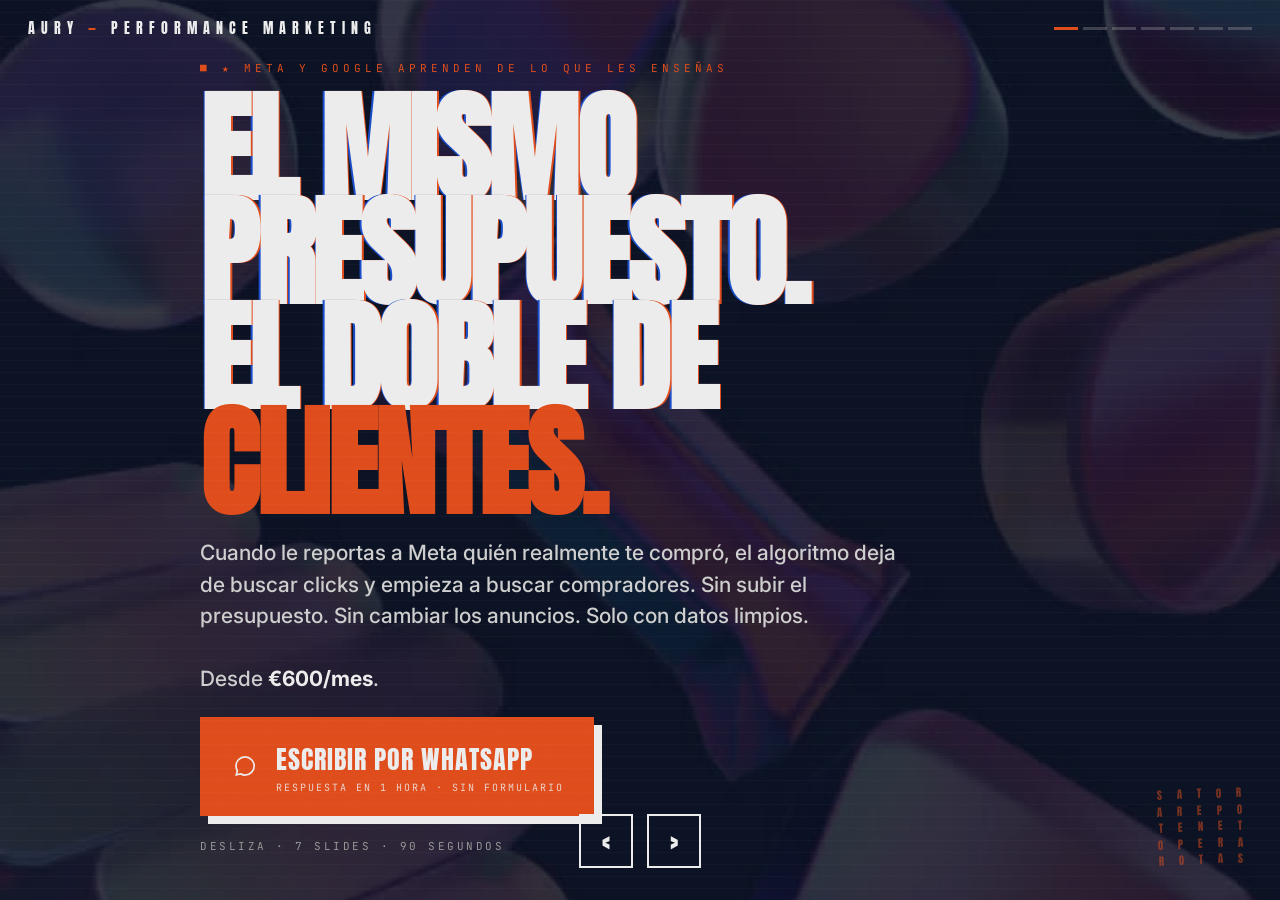
<file: landing-soft.html>
<!doctype html>
<html lang="es">
<head>
<meta charset="utf-8">
<meta name="viewport" content="width=device-width,initial-scale=1,maximum-scale=1,user-scalable=no">
<title>AURY · T E N E T — Cerramos el loop entre tu inversión en ads y tus ventas reales</title>
<meta name="description" content="El mismo presupuesto. El doble de clientes. Meta y Google aprenden de tus compradores reales cuando les reportas quién compró. Desde €600/mes.">
<link rel="icon" type="image/svg+xml" href="assets/favicon.svg">
<link rel="preconnect" href="https://fonts.googleapis.com">
<link rel="preconnect" href="https://fonts.gstatic.com" crossorigin>
<link href="https://fonts.googleapis.com/css2?family=Anton&family=Caveat:wght@500;700&family=Inter:wght@400;500;600;700;900&family=JetBrains+Mono:wght@400;500;700&family=Playfair+Display:ital,wght@1,800;1,900&display=swap" rel="stylesheet">
<style>
  *,*::before,*::after{box-sizing:border-box;margin:0;padding:0}
  :root{
    /* COLD TECH palette · AURY Performance Marketing · navy + terracotta-electric + white */
    --red:#E04E1C;          /* tamed electric orange — terracotta warmth, less blinding */
    --red-deep:#B84215;     /* orange hover */
    --yellow:#E04E1C;       /* orange accent */
    --cream:#EDEDED;        /* off-white — easy on retina */
    --cream-warm:#A8A8A8;   /* secondary text */
    --ink:#070D1F;          /* deep navy — more blue character */
    --ash:#0D1530;          /* navy card bg */
    --line:#1A2B48;         /* navy divider — visible but measured */
    --green:#E04E1C;        /* orange */
    --orange:#E04E1C;       /* tamed electric orange */
    --blue-soft:#1A4FCC;    /* chromatic aberration — measured navy blue */
  }
  html{scroll-behavior:smooth;-webkit-text-size-adjust:100%}
  body{
    background:var(--ink);
    color:var(--cream);
    font-family:'Inter',system-ui,sans-serif;
    overflow:hidden;
    height:100vh;height:100dvh;
    -webkit-font-smoothing:antialiased;
  }
  /* Cold tech · noise grain + VHS scanlines */
  body::before{
    content:"";position:fixed;inset:0;z-index:99;pointer-events:none;
    background-image:url("data:image/svg+xml;utf8,<svg xmlns='http://www.w3.org/2000/svg' width='320' height='320'><filter id='n'><feTurbulence type='fractalNoise' baseFrequency='0.9' numOctaves='3' stitchTiles='stitch'/><feColorMatrix values='0 0 0 0 0  0 0 0 0 0  0 0 0 0 0  0 0 0 0.4 0'/></filter><rect width='100%25' height='100%25' filter='url(%23n)'/></svg>");
    background-size:320px;opacity:.06;mix-blend-mode:overlay;
  }
  body::after{
    content:"";position:fixed;inset:0;z-index:98;pointer-events:none;
    background:repeating-linear-gradient(0deg,transparent,transparent 11px,rgba(255,255,255,0.025) 11px,rgba(255,255,255,0.025) 12px);
  }

  /* ─── deck ─── */
  .deck{
    display:flex;height:100vh;height:100dvh;width:100vw;
    overflow-x:auto;overflow-y:hidden;
    scroll-snap-type:x mandatory;scroll-behavior:smooth;
    -webkit-overflow-scrolling:touch;
  }
  .deck::-webkit-scrollbar{display:none}
  .deck{scrollbar-width:none}
  .slide{
    flex:0 0 100vw;width:100vw;height:100vh;height:100dvh;
    scroll-snap-align:start;scroll-snap-stop:always;
    display:flex;align-items:center;justify-content:center;
    padding:80px 48px 64px;
    position:relative;overflow:hidden;
  }
  @media (max-width:768px){
    body{height:100svh;overflow:hidden}
    .deck{
      flex-direction:column;
      overflow-x:hidden;overflow-y:auto;
      height:100svh;
      scroll-snap-type:y mandatory;
      -webkit-overflow-scrolling:touch;
    }
    .slide{
      flex:0 0 100svh;
      width:100vw;
      height:100svh;
      max-height:100svh;
      /* topbar oculto en mobile · solo safe-area + breathing top */
      padding:
        calc(env(safe-area-inset-top,0px) + 28px)
        max(env(safe-area-inset-right,0px),16px)
        calc(env(safe-area-inset-bottom,0px) + 70px)
        max(env(safe-area-inset-left,0px),16px);
      scroll-snap-align:start;
      scroll-snap-stop:always;
      overflow:hidden;
      /* contenido top-aligned: si overflow, se corta por abajo (no choca con wordmark) */
      align-items:flex-start;
    }
    .slide.d-only{display:none !important}
    .slide.m-only{display:flex !important}
  }
  @media (min-width:769px){
    .slide.m-only{display:none !important}
  }
  /* ─── MOBILE OPTIMIZATION v2 · más agresivo · evitar cortes ─── */
  @media (max-width:768px){
    h1.title,h2.title{
      font-size:clamp(34px,9vw,48px) !important;
      line-height:.92;letter-spacing:-.01em;
      text-shadow:1px 0 0 var(--red),-1px 0 0 var(--blue-soft) !important;
      overflow-wrap:break-word;
      hyphens:auto;
      max-width:100%;
      margin:0;
    }
    .s4 h2.title,.s7 h2.title{
      font-size:clamp(28px,7vw,40px) !important;
    }
    .lede{font-size:15px;line-height:1.45;max-width:100%}
    .mono{font-size:10px;letter-spacing:1.8px;line-height:1.5}
    .eyebrow{font-size:10px;letter-spacing:3px}
    .wrap{gap:14px;max-width:100%;width:100%;max-height:100%}

    /* slides 1 · 3 · 7 · poco contenido → centrar verticalmente */
    .s1,.s3,.s7{align-items:center}

    /* s1 · hero · más espira */
    .s1 .wrap{gap:20px}
    .s1 h1.title{font-size:clamp(44px,12vw,64px) !important;hyphens:none !important}
    .s1 .lede{font-size:16px;line-height:1.5}

    /* s3 · CRM slide · lista grande */
    .s3 .wrap{gap:18px}
    .qs{gap:6px}
    .qs li{font-size:30px;padding-left:30px;line-height:1.1}
    .qs li::before{font-size:12px;top:9px}
    .s3 .mono{font-size:10px;letter-spacing:1.5px;line-height:1.5}

    .stack{grid-template-columns:1fr 1fr;gap:8px}
    .stack .item{padding:12px 14px;min-height:auto}
    .stack .item .big{font-size:34px}
    .stack .item .lab{font-size:9px;letter-spacing:1.5px;margin-top:4px}

    .fugas{grid-template-columns:1fr 1fr;gap:8px;margin-top:4px}
    .fuga{padding:12px}
    .fuga .pct{font-size:32px}
    .fuga .lab{font-size:9px;letter-spacing:1.2px;margin-top:6px}

    .piezas{grid-template-columns:1fr;gap:5px;margin-top:4px}
    .pieza{padding:8px 11px;min-height:auto}
    .pieza .num{font-size:8.5px;letter-spacing:1.4px}
    .pieza .nm{font-size:14px;line-height:1.15;margin-top:1px}
    .pieza .desc{font-size:11px;line-height:1.32;margin-top:3px}

    .cases{grid-template-columns:1fr;gap:8px;margin-top:4px}
    .case{padding:12px;gap:6px}
    .case .meta{font-size:9px;letter-spacing:1.4px}
    .case .head{font-size:15.5px;line-height:1.18}
    .case .body{font-size:11.5px;line-height:1.42}
    .case .nums{gap:6px}
    .case .nums .k .v{font-size:22px}
    .case .nums .k .l{font-size:8.5px}

    .tiers{grid-template-columns:1fr;gap:5px;margin-top:2px}
    .tier{padding:7px 11px}
    .tier.featured{box-shadow:3px 3px 0 var(--ink),3px 3px 0 2px var(--cream)}
    .tier .label{font-size:8px;letter-spacing:1.3px;margin-bottom:1px}
    .tier .price{font-size:22px;line-height:1;margin:0}
    .tier .small{font-size:8px;margin-top:1px;line-height:1.18}
    .tier .out{font-size:9.5px;line-height:1.28;margin-top:3px}
    .tier.featured::after{font-size:8px;padding:2px 5px;top:-7px}
    /* slide 6 · solo 1 nota mono en mobile, ultra compacto */
    .s6 .mono + .mono{display:none}
    .s6 .mono{font-size:9px;line-height:1.3;margin-top:5px}
    .s6 .wrap{gap:6px}
    .s6 h2.title{font-size:clamp(22px,6vw,32px) !important}

    /* s4 · 4 partes mobile */
    .s4 .lede{display:none}
    .s4 .wrap{height:100%;justify-content:flex-start}
    .s4-grid{display:flex;flex-direction:column;gap:10px;margin-top:8px;flex:1;min-height:0}
    .partes{display:flex;flex-direction:column;gap:5px;flex:0 0 auto}
    .parte{border-left:2px solid var(--ink);padding:4px 8px 4px 10px}
    .parte-num{font-size:7px;margin-bottom:1px}
    .parte-nm{font-size:13px;margin-bottom:0}
    .s4-info{padding:12px 14px;font-size:11px}
    .info-tag{font-size:8px;letter-spacing:2px;margin-bottom:6px}
    .info-title{font-size:18px;margin-bottom:7px}
    .info-desc{font-size:11px;line-height:1.4}
    .cierre{font-family:'Anton',sans-serif;font-size:clamp(15px,4vw,20px);color:var(--yellow);text-transform:uppercase;letter-spacing:1px;display:block;margin-top:8px;text-align:right}

    /* s5 · casos mobile · body truncado a 3 líneas */
    .s5 .cases{gap:8px;margin-top:4px}
    .s5 .case{padding:10px 12px;gap:5px}
    .s5 .case .meta{font-size:9px;letter-spacing:1px}
    .s5 .case .head{font-size:13.5px;line-height:1.2;margin:3px 0}
    .s5 .case .body{font-size:11px;line-height:1.35;margin-top:3px;display:-webkit-box;-webkit-line-clamp:3;-webkit-box-orient:vertical;overflow:hidden}
    .s5 .case .nums{gap:8px;margin-top:6px}
    .s5 .case .nums .k .v{font-size:28px}
    .s5 .case .nums .k .l{font-size:9px}
    .s5 .mono{font-size:9px;margin-top:4px}
    .s5 h2.title{font-size:clamp(28px,7vw,40px) !important}

    .filt{grid-template-columns:1fr;gap:6px;margin-top:2px}
    .filt .col{padding:10px 12px}
    .filt .col h3{font-size:14px;margin-bottom:6px;letter-spacing:.3px}
    .filt .col ul{gap:5px}
    .filt .col li{font-size:12px;line-height:1.35;padding-left:16px}

    .cta{padding:16px 20px;font-size:15px;gap:10px;box-shadow:5px 5px 0 var(--cream)}
    .cta .wa{width:24px;height:24px}
    .cta .meta{font-size:9px;letter-spacing:1.5px}

    .sator{display:none}

    /* s7 · CTA · centrado + respiración */
    .s7 .wrap{gap:12px}
    .s7 .filt{gap:5px;margin-top:0}
    .s7 .filt .col{padding:9px 11px}
    .s7 .filt .col h3{font-size:13px;margin-bottom:4px}
    .s7 .filt .col li{font-size:11px;line-height:1.3}
    .s7 .cta{margin-top:6px}
    .s7 .mono{font-size:9px;letter-spacing:1.5px;margin-top:4px}

    /* topbar minimal · wordmark oculto en mobile (consumía espacio y chocaba con eyebrows) */
    .topbar{padding:8px 12px;justify-content:flex-end}
    .wordmark{display:none}
    .progress{flex-direction:column;width:3px;gap:3px}
    .dot{width:3px;height:14px}
    /* eyebrow forzado a una línea para no wrappear sobre el contenido */
    .eyebrow{font-size:9.5px;letter-spacing:2.2px;white-space:nowrap;overflow:hidden;text-overflow:ellipsis;display:block;max-width:100%}
  }

  /* ─── topbar ─── */
  .topbar{
    position:fixed;top:0;left:0;right:0;z-index:50;
    display:flex;justify-content:space-between;align-items:center;
    padding:18px 28px;pointer-events:none;
  }
  .topbar > *{pointer-events:auto}
  .wordmark{
    font-family:'Anton',sans-serif;
    font-size:14px;letter-spacing:6px;
    color:var(--cream);text-decoration:none;
    /* Wordmark clean en soft version */
  }
  .wordmark span{color:var(--red)}
  .progress{display:flex;gap:5px}
  .dot{
    width:24px;height:3px;
    background:rgba(245,241,232,.22);
    transition:background .25s ease;cursor:pointer;
  }
  .dot.active{background:var(--red)}
  @media (max-width:768px){
    .progress{flex-direction:column;width:3px}
    .dot{width:3px;height:18px}
  }

  /* ─── content blocks ─── */
  .wrap{
    width:100%;max-width:880px;
    display:flex;flex-direction:column;gap:22px;
    position:relative;z-index:2;
  }
  .eyebrow{
    font-family:'JetBrains Mono',monospace;
    font-size:11px;letter-spacing:4px;
    color:var(--red);text-transform:uppercase;
  }
  .eyebrow::before{content:"■  "}
  h1.title,h2.title{
    font-family:'Anton',sans-serif;
    font-size:clamp(56px,9.5vw,140px);
    line-height:.86;letter-spacing:-.02em;
    text-transform:uppercase;color:var(--cream);
    /* Chromatic aberration suavizada · 1.5px y colores soft */
    text-shadow:1.5px 0 0 var(--red),-1.5px 0 0 var(--blue-soft);
  }
  /* títulos ajustados en slides densas */
  .s3 h2.title,.s4 h2.title,.s7 h2.title{
    font-size:clamp(44px,7vw,96px);
  }
  h1.title .y,h2.title .y{color:var(--yellow);text-shadow:none}
  h1.title .stop,h2.title .stop{color:var(--red);text-shadow:none}
  .lede{
    font-size:clamp(16px,1.9vw,21px);
    line-height:1.5;color:#cfcfcf;
    max-width:720px;font-weight:500;
  }
  .lede b{color:var(--cream);font-weight:700}
  .lede .hl{background:linear-gradient(transparent 60%, rgba(229,9,20,.4) 60%);padding:0 4px;color:var(--cream);font-weight:700}
  .mono{
    font-family:'JetBrains Mono',monospace;
    font-size:11px;letter-spacing:2.5px;
    color:#999;text-transform:uppercase;line-height:1.6;
  }

  /* ─── 4 fugas data points ─── */
  .fugas{display:grid;grid-template-columns:repeat(4,1fr);gap:12px;margin-top:8px}
  .fuga{
    border:2px solid var(--cream);
    background:rgba(245,241,232,.04);
    padding:18px 16px;text-align:left;
  }
  .fuga .pct{
    font-family:'Anton',sans-serif;
    font-size:clamp(36px,4.8vw,56px);line-height:1;
    color:var(--red);
  }
  .fuga .lab{
    font-family:'JetBrains Mono',monospace;
    font-size:10px;letter-spacing:1.5px;
    text-transform:uppercase;color:var(--cream);
    margin-top:8px;line-height:1.4;
  }
  @media (max-width:768px){
    .fugas{grid-template-columns:1fr 1fr;gap:8px}
    .fuga{padding:12px 14px}
    .fuga .pct{font-size:38px}
  }

  /* ─── stats stack ─── */
  .stack{display:grid;grid-template-columns:repeat(3,1fr);gap:14px}
  .stack .item{
    border:2px solid var(--cream);background:rgba(245,241,232,.04);
    padding:22px 24px;text-align:left;
  }
  .stack .item .big{
    font-family:'Anton',sans-serif;
    font-size:clamp(48px,7vw,84px);line-height:1;
    color:var(--yellow);
  }
  .stack .item .lab{
    font-family:'JetBrains Mono',monospace;
    font-size:10px;letter-spacing:2px;
    text-transform:uppercase;color:var(--cream);
    margin-top:10px;opacity:.85;
  }
  @media (max-width:768px){
    .stack{grid-template-columns:1fr;gap:10px}
    .stack .item{padding:14px 18px}
    .stack .item .big{font-size:54px}
  }

  /* ─── questions ─── */
  .qs{display:flex;flex-direction:column;gap:6px}
  .qs li{
    list-style:none;
    font-family:'Anton',sans-serif;
    font-size:clamp(28px,5vw,56px);line-height:1.05;
    color:var(--cream);
    padding-left:48px;position:relative;
    text-transform:uppercase;letter-spacing:-.01em;
  }
  .qs li::before{
    content:"●";position:absolute;left:0;color:var(--red);font-size:14px;top:14px;
  }
  .qs li:nth-child(5)::before{color:var(--yellow)}

  /* ─── 4 partes (desktop) ─── */
  .s4-grid{display:flex;gap:24px;align-items:stretch;flex:1;margin-top:14px;min-height:0}
  .partes{display:flex;flex-direction:column;gap:12px;flex:0 0 42%}
  .parte{
    border-left:3px solid var(--ink);
    padding:10px 12px 10px 16px;
    display:flex;
    flex-direction:column;
    cursor:pointer;
    transition:all .35s cubic-bezier(.4,0,.2,1);
    position:relative;
    background:transparent;
  }
  .parte::before{
    content:'';
    position:absolute;
    inset:0;
    border:1px solid transparent;
    pointer-events:none;
    transition:all .35s ease;
  }
  .parte:hover{background:rgba(0,0,0,.04)}
  .parte.is-active{
    background:var(--ink);
    border-left-color:var(--red);
    transform:translateX(4px);
    box-shadow:0 0 24px rgba(224,78,28,.4), 0 0 0 1px rgba(224,78,28,.6);
  }
  .parte.is-active::before{border-color:var(--red);animation:xbox-pulse 1.4s ease-out}
  @keyframes xbox-pulse{
    0%{box-shadow:0 0 0 0 rgba(224,78,28,.7), inset 0 0 20px rgba(224,78,28,.3)}
    100%{box-shadow:0 0 0 12px rgba(224,78,28,0), inset 0 0 0 rgba(224,78,28,0)}
  }
  .parte.is-active .parte-num{color:var(--red)}
  .parte.is-active .parte-nm{color:var(--cream)}
  .parte-num{font-family:'JetBrains Mono',monospace;font-size:9px;letter-spacing:2px;color:var(--ink);text-transform:uppercase;margin-bottom:3px;transition:color .3s}
  .parte-nm{font-family:'Anton',sans-serif;font-size:clamp(17px,2vw,26px);text-transform:uppercase;color:var(--ink);line-height:1;transition:color .3s}

  /* Xbox blade info panel */
  .s4-info{
    flex:1;
    background:linear-gradient(135deg, rgba(8,13,24,.96), rgba(8,13,24,.88));
    border:1px solid rgba(224,78,28,.55);
    box-shadow:
      0 0 32px rgba(224,78,28,.35),
      inset 0 0 60px rgba(224,78,28,.06),
      inset 0 1px 0 rgba(255,255,255,.04);
    padding:22px 24px;
    position:relative;
    clip-path:polygon(14px 0, 100% 0, 100% calc(100% - 14px), calc(100% - 14px) 100%, 0 100%, 0 14px);
    display:flex;
    flex-direction:column;
    overflow:hidden;
  }
  .s4-info::before{
    content:'';
    position:absolute;
    inset:0;
    background:repeating-linear-gradient(0deg, transparent, transparent 3px, rgba(255,255,255,.012) 3px, rgba(255,255,255,.012) 4px);
    pointer-events:none;
  }
  .s4-info::after{
    content:'';
    position:absolute;
    top:0;left:0;right:0;
    height:1px;
    background:linear-gradient(90deg, transparent, var(--red), transparent);
    opacity:.7;
  }
  .info-tag{
    font-family:'JetBrains Mono',monospace;
    font-size:10px;
    letter-spacing:3px;
    color:var(--red);
    text-transform:uppercase;
    margin-bottom:10px;
    opacity:.85;
  }
  .info-title{
    font-family:'Anton',sans-serif;
    font-size:clamp(26px,3.2vw,40px);
    color:var(--cream);
    text-transform:uppercase;
    line-height:1;
    margin-bottom:14px;
    text-shadow:0 0 18px rgba(224,78,28,.45);
  }
  .info-desc{
    font-family:'Inter',sans-serif;
    font-size:clamp(13px,1.3vw,16px);
    line-height:1.55;
    color:rgba(237,237,237,.82);
  }
  .info-panel{display:none;flex-direction:column;animation:fade-in .4s ease}
  .info-panel.is-active{display:flex}
  @keyframes fade-in{from{opacity:0;transform:translateY(6px)}to{opacity:1;transform:translateY(0)}}
  @media(max-width:720px){
    .s4-grid{flex-direction:column;gap:16px}
    .partes{flex:0 0 auto}
    .s4-info{padding:16px;clip-path:polygon(10px 0,100% 0,100% calc(100% - 10px),calc(100% - 10px) 100%,0 100%,0 10px)}
  }
  .cierre{font-family:'Anton',sans-serif;font-size:clamp(18px,3vw,28px);color:var(--yellow);text-transform:uppercase;letter-spacing:1px;display:block;margin-top:14px;text-align:right}

  /* ─── case cards ─── */
  .cases{display:grid;grid-template-columns:1fr 1fr;gap:18px;margin-top:8px}
  .case{
    border:2px solid var(--cream);background:rgba(245,241,232,.05);
    padding:24px;display:flex;flex-direction:column;gap:12px;
  }
  .case .meta{
    font-family:'JetBrains Mono',monospace;
    font-size:10px;letter-spacing:2px;color:var(--red);text-transform:uppercase;
  }
  .case .head{
    font-family:'Anton',sans-serif;
    font-size:clamp(20px,2.4vw,28px);line-height:1.1;
    text-transform:uppercase;color:var(--cream);letter-spacing:-.005em;
  }
  .case .body{
    font-size:13px;line-height:1.55;color:#cfcfcf;
  }
  .case .nums{
    display:grid;grid-template-columns:1fr 1fr;gap:8px;margin-top:auto;
  }
  .case .nums .k{
    border-top:1px solid rgba(245,241,232,.2);
    padding-top:8px;
  }
  .case .nums .k .v{
    font-family:'Anton',sans-serif;font-size:24px;color:var(--yellow);line-height:1;
  }
  .case .nums .k .l{
    font-family:'JetBrains Mono',monospace;font-size:9px;letter-spacing:1.5px;
    text-transform:uppercase;color:var(--cream);opacity:.75;margin-top:4px;
  }
  @media (max-width:768px){
    .cases{grid-template-columns:1fr;gap:10px}
    .case{padding:18px}
  }

  /* ─── pricing tiers ─── */
  .tiers{display:grid;grid-template-columns:repeat(3,1fr);gap:14px}
  .tier{
    border:2px solid var(--cream);background:rgba(245,241,232,.05);
    padding:22px;text-align:left;
  }
  .tier.featured{
    background:var(--red);border-color:var(--cream);
    box-shadow:8px 8px 0 var(--ink),8px 8px 0 4px var(--cream);
    position:relative;
  }
  .tier.featured::after{
    content:"+ VENDIDO";
    position:absolute;top:-12px;right:14px;
    font-family:'JetBrains Mono',monospace;font-size:10px;letter-spacing:2px;font-weight:700;
    background:var(--yellow);color:var(--ink);padding:5px 9px;
  }
  .tier .label{
    font-family:'JetBrains Mono',monospace;
    font-size:10px;letter-spacing:2.5px;text-transform:uppercase;
    color:var(--cream);opacity:.7;
  }
  .tier .price{
    font-family:'Anton',sans-serif;
    font-size:clamp(40px,5.6vw,72px);line-height:1;
    color:var(--cream);margin-top:6px;
  }
  .tier.featured .price{color:var(--cream);text-shadow:2px 0 0 var(--ink)}
  .tier .small{
    font-family:'JetBrains Mono',monospace;
    font-size:10px;letter-spacing:1.5px;
    margin-top:6px;color:var(--cream);opacity:.75;
  }
  .tier .out{
    font-size:12px;line-height:1.5;color:#cfcfcf;margin-top:10px;
  }
  .tier.featured .out{color:var(--cream)}
  @media (max-width:768px){
    .tiers{grid-template-columns:1fr;gap:10px}
  }

  /* ─── filter cols ─── */
  .filt{display:grid;grid-template-columns:1fr 1fr;gap:18px}
  .filt .col{
    border:2px solid var(--cream);background:rgba(245,241,232,.04);
    padding:22px;
  }
  .filt .col.no{border-color:var(--red)}
  .filt .col h3{
    font-family:'Anton',sans-serif;
    font-size:clamp(22px,2.8vw,32px);text-transform:uppercase;
    color:var(--cream);margin-bottom:14px;letter-spacing:-.005em;
  }
  .filt .col.no h3{color:var(--red)}
  .filt .col ul{list-style:none;display:flex;flex-direction:column;gap:8px}
  .filt .col li{
    font-size:14px;line-height:1.4;color:#cfcfcf;
    padding-left:22px;position:relative;
  }
  .filt .col.no li::before{content:"✕";position:absolute;left:0;color:var(--red);font-weight:700}
  .filt .col.yes li::before{content:"✓";position:absolute;left:0;color:var(--green);font-weight:700}
  @media (max-width:768px){
    .filt{grid-template-columns:1fr;gap:10px}
    .filt .col{padding:16px}
  }

  /* ─── CTA ─── */
  .cta{
    display:inline-flex;align-items:center;gap:16px;
    padding:22px 30px;background:var(--red);color:var(--cream);
    border:none;font-family:'Anton',sans-serif;
    font-weight:400;font-size:clamp(18px,2.4vw,26px);
    text-decoration:none;text-transform:uppercase;letter-spacing:1px;
    transition:all .15s ease;align-self:flex-start;
    box-shadow:8px 8px 0 var(--cream);
  }
  .cta:hover{background:var(--red-deep);transform:translate(2px,2px);box-shadow:6px 6px 0 var(--cream)}
  .cta .wa{width:30px;height:30px;flex-shrink:0;display:inline-flex;align-items:center}
  .cta .wa svg{width:100%;height:100%;fill:var(--cream)}
  .cta .meta{
    font-family:'JetBrains Mono',monospace;font-size:10px;letter-spacing:2px;
    font-weight:400;opacity:.85;display:block;margin-top:2px;
  }

  /* ─── floating CTWA ─── */
  .floating{
    position:fixed;bottom:24px;right:24px;z-index:60;
    display:flex;align-items:center;gap:10px;padding:13px 20px;
    background:var(--red);color:var(--cream);text-decoration:none;
    font-family:'JetBrains Mono',monospace;font-size:11px;letter-spacing:2.5px;
    text-transform:uppercase;font-weight:700;
    box-shadow:5px 5px 0 var(--cream);
    opacity:0;transform:translateY(20px);transition:all .35s ease;pointer-events:none;
  }
  .floating.show{opacity:1;transform:translateY(0);pointer-events:auto}
  .floating svg{width:18px;height:18px;fill:var(--cream)}
  @media (max-width:768px){
    .floating{bottom:14px;right:14px;padding:11px 16px;font-size:10px}
  }

  /* ─── arrows ─── */
  .arrows{
    position:fixed;bottom:32px;left:50%;transform:translateX(-50%);z-index:55;
    display:flex;gap:14px;
  }
  .arrow{
    width:54px;height:54px;
    border:2px solid var(--cream);background:transparent;color:var(--cream);
    cursor:pointer;font-family:'Anton',sans-serif;font-size:28px;
    transition:all .12s ease;display:flex;align-items:center;justify-content:center;
  }
  .arrow:hover{background:var(--red);border-color:var(--red);color:var(--cream)}
  @media (max-width:768px){.arrows{display:none}}

  /* ─── ambient video loop · slide 1 ─── */
  .ambient-video{
    position:absolute;inset:0;z-index:0;
    width:100%;height:100%;object-fit:cover;
    opacity:.18;pointer-events:none;
    filter:saturate(.6) contrast(1.1) hue-rotate(-15deg);
    mix-blend-mode:screen;
  }
  /* fallback cuando autoplay es bloqueado · poster como bg directo */
  .s1.no-autoplay{
    background-image:url('assets/img/landing/hero-poster.jpg');
    background-size:cover;background-position:center;
  }
  .s1.no-autoplay .ambient-video{display:none}
  /* ahorrar bandwidth en mobile · video off, GIFs reducidos */
  @media (max-width:768px){
    .ambient-video{display:block;opacity:.55}
    .glitch-bg{opacity:.08}
    .vu-corner{width:140px;opacity:.4}
    .chrome-accent{opacity:.12}
  }

  /* ─── glitch GIF backdrop · slide 2 ─── */
  .glitch-bg{
    position:absolute;inset:0;z-index:0;pointer-events:none;
    width:100%;height:100%;object-fit:cover;
    opacity:.12;
    filter:saturate(1.2) contrast(1.1);
    mix-blend-mode:screen;
  }

  /* ─── VU meters GIF · slide 5 corner ─── */
  .vu-corner{
    position:absolute;bottom:0;right:0;
    width:340px;height:auto;z-index:1;pointer-events:none;
    opacity:.55;
    transform:rotate(-2deg);
    mask-image:radial-gradient(ellipse at bottom right, black 0%, transparent 90%);
    -webkit-mask-image:radial-gradient(ellipse at bottom right, black 0%, transparent 90%);
  }
  @media (max-width:768px){.vu-corner{width:200px}}

  /* ─── Aury character mark sticker (slides 3, 4, 6) ─── */
  .aury-mark{
    position:absolute;z-index:3;pointer-events:none;
    background:var(--cream);
    border:2px solid var(--ink);
    box-shadow:5px 5px 0 var(--ink);
    padding:8px;
    transition:transform .25s ease;
  }
  .aury-mark img{display:block;width:100%;height:auto}
  .aury-mark::before{
    content:attr(data-tag);
    position:absolute;top:-18px;left:6px;
    background:var(--yellow);color:var(--ink);
    font-family:'JetBrains Mono',monospace;font-size:9px;font-weight:700;
    padding:3px 7px;letter-spacing:1.5px;text-transform:uppercase;
    box-shadow:2px 2px 0 var(--ink);
    transform:rotate(2deg);
    white-space:nowrap;
  }
  .aury-mark.observa{
    top:14%;right:6%;width:160px;
    transform:rotate(3deg);
  }
  .aury-mark.pingu{
    top:18%;right:5%;width:200px;
    transform:rotate(-3deg);
  }
  .aury-mark.crash{
    bottom:18%;left:5%;width:200px;
    transform:rotate(2deg);
  }
  /* Ball's plushy penguin variants */
  .aury-mark.plushy-laptop{
    top:18%;right:6%;width:170px;
    transform:rotate(-2deg);
    background:transparent;border:none;box-shadow:none;
    padding:0;
  }
  .aury-mark.plushy-laptop::before{
    content:"★ POR BALL · MOOD WORK";
    background:var(--cream);border:2px solid var(--ink);
    box-shadow:2px 2px 0 var(--ink);
    transform:rotate(-3deg);
    top:auto;bottom:-8px;left:0;
  }
  .aury-mark.plushy-night{
    top:60%;left:6%;width:140px;
    transform:rotate(3deg);
    background:transparent;border:none;box-shadow:none;
    padding:0;
    filter:drop-shadow(0 0 12px rgba(216,90,46,.25));
  }
  .aury-mark.plushy-night::before{
    content:"★ POR BALL · 3 AM";
    background:var(--ink);color:var(--cream);
    box-shadow:2px 2px 0 var(--orange);
    transform:rotate(2deg);
    top:auto;bottom:-8px;left:0;
  }
  @media (max-width:768px){
    .aury-mark.observa,.aury-mark.pingu,.aury-mark.crash,.aury-mark.plushy-laptop,.aury-mark.plushy-night{display:none}
  }

  /* ─── chrome accent slide 4 ─── */
  .chrome-accent{
    position:absolute;top:0;right:0;width:55%;height:100%;
    background-image:url('assets/img/landing/bg-chrome.webp');
    background-size:cover;background-position:center;
    opacity:.22;pointer-events:none;z-index:0;
    mask-image:linear-gradient(to left, black 0%, black 60%, transparent 100%);
    -webkit-mask-image:linear-gradient(to left, black 0%, black 60%, transparent 100%);
    mix-blend-mode:luminosity;
  }
  @media (max-width:768px){
    .chrome-accent{width:80%;opacity:.15}
  }

  /* ─── glitch corner slide 5 ─── */
  .glitch-corner{
    position:absolute;bottom:0;right:0;width:280px;height:280px;
    background-image:url('assets/img/landing/bg-glitch.webp');
    background-size:cover;background-position:center;
    opacity:.45;pointer-events:none;z-index:0;
    mask-image:radial-gradient(ellipse at bottom right, black 0%, transparent 80%);
    -webkit-mask-image:radial-gradient(ellipse at bottom right, black 0%, transparent 80%);
    transform:rotate(-3deg);
  }
  @media (max-width:768px){.glitch-corner{width:200px;height:200px}}

  /* ─── aury skate sheet sticker · slide 7 ─── */
  .aury-sticker{
    position:absolute;top:14%;right:5%;
    width:240px;height:auto;z-index:3;
    transform:rotate(-3deg);
    box-shadow:8px 8px 0 var(--cream), 8px 8px 0 4px var(--ink);
    border:3px solid var(--cream);
    transition:transform .25s ease;
  }
  .aury-sticker:hover{transform:rotate(0)}
  .aury-sticker img{display:block;width:100%;height:auto}
  .aury-sticker::before{
    content:"★ AURY · v4";
    position:absolute;top:-22px;left:6px;
    background:var(--yellow);color:var(--ink);
    font-family:'JetBrains Mono',monospace;font-size:9px;font-weight:700;
    padding:4px 8px;letter-spacing:1.5px;text-transform:uppercase;
    box-shadow:2px 2px 0 var(--ink);
    transform:rotate(2deg);
  }
  @media (max-width:768px){
    .aury-sticker{display:none}
  }

  /* asegurar que .wrap quede sobre los layers */
  .slide .wrap{position:relative;z-index:2}

  /* ─── slide bg ─── */
  .s1{background:var(--ink)}
  .s2{background:var(--ink)}
  .s3{background:var(--ink)}
  /* s3 split layout */
  .s3-split{display:flex;flex-direction:column;gap:20px;margin-top:4px}
  .s3-no{padding-left:0;border-left:none;border-top:1px solid var(--line);padding-top:16px}
  @media(min-width:640px){
    .s3-split{flex-direction:row;align-items:center;gap:14px}
    .s3-split .qs{flex:0 0 58%}
    .s3-no{padding-left:24px;border-left:1px solid var(--line);border-top:none;padding-top:0}
  }
  .s3-note{flex:1;padding:0;border:none;background:none}
  /* SÍ stamp */
  .si{font-style:normal;color:var(--red);display:inline-block;transform:rotate(-5deg) translateY(-2px);letter-spacing:.02em}
  /* S3 notebook pages */
  .s3-no{flex:1;display:flex;flex-direction:column;align-items:center;justify-content:center;gap:22px}
  .sticky{
    background:#FBF7E8;
    background-image:
      linear-gradient(to right, transparent 28px, #E5A8A8 28px, #E5A8A8 29px, transparent 29px),
      repeating-linear-gradient(to bottom, transparent 0, transparent 26px, #B8C5D6 26px, #B8C5D6 27px);
    padding:14px 18px 18px 38px;
    box-shadow:5px 8px 24px rgba(0,0,0,.6), 0 1px 0 rgba(0,0,0,.15);
    width:100%;
    max-width:280px;
    position:relative;
    font-family:'Caveat','Bradley Hand',cursive;
    font-weight:700;
    font-size:clamp(22px,2.8vw,28px);
    color:#1a2438;
    line-height:1.2;
    letter-spacing:.005em;
  }
  .sticky:nth-child(1){transform:rotate(-2.5deg)}
  .sticky:nth-child(2){transform:rotate(2deg)}
  .sticky .no{
    font-family:'Anton',sans-serif;
    color:#C0392B;
    font-size:1.5em;
    margin-right:6px;
    font-weight:400;
  }
  .s4{background:var(--cream-warm);color:var(--ink)}
  .s4 .eyebrow{color:var(--red)}
  .s4 h2.title{color:var(--ink);text-shadow:1.5px 0 0 var(--red),-1.5px 0 0 var(--blue-soft)}
  .s4 h2.title .y{color:var(--red);text-shadow:none}
  .s4 .lede{color:#3a2018}
  .s4 .lede b{color:var(--ink)}
  .s4 .mono{color:#3a2018;opacity:.75}
  .s4 .pieza{border-color:var(--ink);background:rgba(0,0,0,.04)}
  .s4 .pieza .num{color:var(--red)}
  .s4 .pieza .nm{color:var(--ink)}
  .s4 .pieza .desc{color:#3a2018}
  .s5{background:var(--ink)}
  .s6{background:var(--red);color:var(--cream)}
  .s6 .eyebrow{color:var(--ink)}
  .s6 h2.title{color:var(--cream);text-shadow:1.5px 0 0 var(--ink),-1.5px 0 0 var(--yellow)}
  .s6 h2.title .y{color:var(--yellow);text-shadow:none}
  .s6 .lede{color:var(--cream)}
  .s6 .tier{border-color:var(--cream);background:rgba(0,0,0,.15)}
  .s6 .tier.featured{background:var(--cream);color:var(--ink);border-color:var(--ink);box-shadow:8px 8px 0 var(--ink)}
  .s6 .tier.featured .label,.s6 .tier.featured .price,.s6 .tier.featured .small,.s6 .tier.featured .out{color:var(--ink)}
  .s6 .tier .label,.s6 .tier .price,.s6 .tier .small,.s6 .tier .out{color:var(--cream)}
  .s6 .mono{color:var(--cream);opacity:.85}
  .s7{background:var(--ink)}
  .s7 .filt .col.yes{border-color:var(--green)}

  /* ─── Sator stamp ─── */
  .sator{
    position:absolute;right:32px;bottom:32px;
    font-family:'Anton',sans-serif;font-size:11px;letter-spacing:6px;
    color:var(--red);opacity:.5;line-height:1.5;text-align:right;
    transform:rotate(-2deg);pointer-events:none;
  }
  @media (max-width:768px){.sator{display:none}}

  /* ─── plate ─── */
  .plate{
    display:inline-flex;flex-direction:column;align-items:center;justify-content:center;
    border:2px solid var(--cream);padding:8px 14px;line-height:1;align-self:flex-start;
  }
  .plate .top{font-family:'Anton',sans-serif;font-size:14px;letter-spacing:2px;color:var(--cream)}
  .plate .mid{font-family:'Anton',sans-serif;font-size:22px;color:var(--red);margin:2px 0;letter-spacing:1px}
  .plate .bot{font-family:'JetBrains Mono',monospace;font-size:9px;letter-spacing:2px;color:#aaa;text-transform:uppercase}

  /* ─── tag ─── */
  .tag{
    display:inline-block;align-self:flex-start;
    font-family:'JetBrains Mono',monospace;
    font-size:11px;letter-spacing:2.5px;text-transform:uppercase;font-weight:700;
    background:var(--yellow);color:var(--ink);padding:8px 14px;
    transform:rotate(-2deg);box-shadow:4px 4px 0 var(--cream);
  }
  .s4 .tag{box-shadow:4px 4px 0 var(--ink)}

  /* ─── ANIMATIONS · drama ─── */
  /* stagger fade-in al entrar slide */
  .slide .wrap > *{
    opacity:0;transform:translateY(28px);
    transition:opacity .65s cubic-bezier(.2,.8,.2,1),transform .65s cubic-bezier(.2,.8,.2,1);
  }
  .slide.in-view .wrap > *{opacity:1;transform:translateY(0)}
  .slide.in-view .wrap > *:nth-child(1){transition-delay:0ms}
  .slide.in-view .wrap > *:nth-child(2){transition-delay:90ms}
  .slide.in-view .wrap > *:nth-child(3){transition-delay:180ms}
  .slide.in-view .wrap > *:nth-child(4){transition-delay:280ms}
  .slide.in-view .wrap > *:nth-child(5){transition-delay:380ms}
  .slide.in-view .wrap > *:nth-child(6){transition-delay:480ms}
  .slide .sator{opacity:0;transition:opacity 1.2s ease 800ms}
  .slide.in-view .sator{opacity:.5}

  /* glitch entry suavizada · soft version */
  @keyframes intro-glitch{
    0%{opacity:0;transform:translateY(20px)}
    50%{opacity:.6;transform:translateY(5px);text-shadow:4px 0 0 var(--red),-4px 0 0 var(--blue-soft)}
    100%{opacity:1;transform:translateY(0);text-shadow:1.5px 0 0 var(--red),-1.5px 0 0 var(--blue-soft)}
  }
  .slide.in-view h1.title,.slide.in-view h2.title{
    animation:intro-glitch 1.1s cubic-bezier(.2,.8,.2,1);
  }
  .s4.in-view h2.title,.s6.in-view h2.title{
    /* slides cream + red bg con shadows distintos */
    animation-name:intro-glitch-alt;
  }
  @keyframes intro-glitch-alt{
    0%{opacity:0;transform:translateY(24px)}
    50%{opacity:.6}
    100%{opacity:1;transform:translateY(0)}
  }

  /* pulse en tier featured */
  @keyframes featured-pulse{
    0%,100%{box-shadow:8px 8px 0 var(--ink),8px 8px 0 4px var(--cream)}
    50%{box-shadow:8px 8px 0 var(--ink),8px 8px 0 4px var(--yellow), 0 0 40px rgba(245,208,0,.25)}
  }
  .s6.in-view .tier.featured{
    animation:featured-pulse 2.4s ease-in-out infinite;
  }

  /* number pop on count-up complete */
  @keyframes num-pop{
    0%{transform:scale(1)}
    40%{transform:scale(1.12)}
    100%{transform:scale(1)}
  }
  .num-popped{animation:num-pop .35s ease-out}

  /* fugas borde flash al contar */
  /* ─── s2 cards ─── */
  .s2-cards{display:flex;flex-direction:column;gap:8px;margin-top:18px}
  .s2-card{padding:18px 16px;border:1px solid var(--line);background:rgba(255,255,255,.02);flex:1}
  .s2-card--end{border-color:var(--red);background:rgba(224,78,28,.05)}
  .s2-tag{font-family:'JetBrains Mono',monospace;font-size:8px;letter-spacing:2px;color:var(--red);text-transform:uppercase;display:block;margin-bottom:10px}
  .s2-card h3{font-family:'Inter',sans-serif;font-size:clamp(16px,2.5vw,20px);font-weight:700;color:var(--cream);line-height:1.25;margin-bottom:7px}
  .s2-card p{font-family:'Inter',sans-serif;font-size:clamp(12px,1.5vw,14px);color:rgba(237,237,237,.5);line-height:1.55}
  @media(min-width:700px){.s2-cards{flex-direction:row}}
  @keyframes fuga-flash{
    0%,100%{border-color:var(--cream)}
    50%{border-color:var(--red);box-shadow:0 0 0 2px rgba(229,9,20,.15)}
  }
  .s2.in-view .s2-card{
    animation:fuga-flash 1.6s ease-out;
  }
  .s2.in-view .s2-card:nth-child(1){animation-delay:150ms}
  .s2.in-view .s2-card:nth-child(2){animation-delay:400ms}
  .s2.in-view .s2-card:nth-child(3){animation-delay:700ms}

  /* CTA glow en slide 7 entry */
  @keyframes cta-pulse{
    0%,100%{box-shadow:8px 8px 0 var(--cream)}
    50%{box-shadow:8px 8px 0 var(--cream),0 0 32px rgba(229,9,20,.5)}
  }
  .s7.in-view .cta{
    animation:cta-pulse 2.8s ease-in-out infinite;
    animation-delay:1.5s;
  }

  /* sator parpadeo aleatorio */
  @keyframes sator-flicker{
    0%,98%,100%{opacity:.5}
    99%{opacity:.15}
  }
  .s1.in-view .sator{animation:sator-flicker 4s linear infinite}

  /* respect reduced motion */
  @media (prefers-reduced-motion: reduce){
    .slide .wrap > *,.slide.in-view h1.title,.slide.in-view h2.title,.s6.in-view .tier.featured,.s2.in-view .s2-card,.s7.in-view .cta,.s1.in-view .sator{
      animation:none !important;transition:none !important;
      opacity:1 !important;transform:none !important;
    }
  }

  /* ─── guarantee strip ─── */
  .guarantee{
    border-top:2px solid var(--cream);
    padding:14px 0 0;margin-top:8px;
    display:flex;align-items:center;gap:14px;flex-wrap:wrap;
  }
  .guarantee .num{
    font-family:'Anton',sans-serif;font-size:36px;color:var(--yellow);line-height:1;
  }
  .guarantee .txt{
    font-family:'Inter',sans-serif;font-size:13px;color:var(--cream);line-height:1.4;flex:1;min-width:160px;
  }
</style>
</head>
<body>

<!-- ─── topbar ─── -->
<div class="topbar">
  <a href="/" class="wordmark">AURY <span>—</span> PERFORMANCE MARKETING</a>
  <div class="progress" id="progress">
    <span class="dot active" data-i="0"></span>
    <span class="dot" data-i="1"></span>
    <span class="dot" data-i="2"></span>
    <span class="dot" data-i="3"></span>
    <span class="dot" data-i="4"></span>
    <span class="dot" data-i="5"></span>
    <span class="dot" data-i="6"></span>
  </div>
</div>

<!-- ─── deck · 7 slides ─── -->
<div class="deck" id="deck">

  <!-- 1 · HOOK -->
  <section class="slide s1">
    <video class="ambient-video" autoplay muted loop playsinline webkit-playsinline preload="auto" poster="assets/img/landing/hero-poster.jpg" aria-hidden="true">
      <source src="assets/img/landing/loop-hero-mini.mp4" type="video/mp4">
    </video>
    <div class="wrap">
      <span class="eyebrow">★ META Y GOOGLE APRENDEN DE LO QUE LES ENSEÑAS</span>
      <h1 class="title">El mismo presupuesto.<br>El doble de <span class="y">clientes</span><span class="stop">.</span></h1>
      <p class="lede">Cuando le reportas a Meta quién realmente te compró, el algoritmo deja de buscar clicks y empieza a buscar compradores. Sin subir el presupuesto. Sin cambiar los anuncios. Solo con datos limpios.<br><br>Desde <b>€600/mes</b>.</p>
      <a class="cta" href="https://wa.me/34684790538?text=Hola%2C%20vi%20su%20landing%20de%20AURY%20T%20E%20N%20E%20T%20y%20quiero%20info%20sobre%20TENET%20y%20quiero%20saber%20c%C3%B3mo%20funciona%20la%20vuelta%20completa." target="_blank" rel="noopener noreferrer">
        <span class="wa"><svg viewBox="0 0 24 24"><path d="M17.6 6.32A7.85 7.85 0 0 0 12.06 4 7.94 7.94 0 0 0 4.13 11.94a7.85 7.85 0 0 0 1.07 4l-1.13 4.13 4.23-1.11a7.94 7.94 0 0 0 3.79.96h.01a7.94 7.94 0 0 0 7.93-7.94 7.85 7.85 0 0 0-2.43-5.66ZM12.07 18.6a6.6 6.6 0 0 1-3.36-.92l-.24-.14-2.5.66.67-2.45-.16-.25a6.6 6.6 0 0 1-1-3.5 6.6 6.6 0 0 1 11.27-4.66 6.55 6.55 0 0 1 1.92 4.67 6.6 6.6 0 0 1-6.6 6.6Z"/></svg></span>
        <span>Escribir por WhatsApp<span class="meta">RESPUESTA EN 1 HORA · SIN FORMULARIO</span></span>
      </a>
      <span class="mono">Desliza · 7 slides · 90 segundos</span>
    </div>
    <div class="sator">S A T O R<br>A R E P O<br>T E N E T<br>O P E R A<br>R O T A S</div>
  </section>

  <!-- 2 · LAS 4 FUGAS · técnico + preciso -->
  <section class="slide s2">
    <video class="glitch-bg" autoplay muted loop playsinline preload="auto" aria-hidden="true"><source src="assets/img/landing/glitch-fugas.mp4" type="video/mp4"></video>
    <div class="wrap">
      <span class="eyebrow">★ POR QUÉ EL ALGORITMO NO TE TRAE COMPRADORES</span>
      <h2 class="title">Datos sucios.<br>Algoritmo <span class="y">ciego</span><span class="stop">.</span></h2>
      <div class="s2-cards">
        <div class="s2-card">
          <span class="s2-tag">LO QUE CREES</span>
          <h3>Gastas €500. Consigues 5 clientes.</h3>
          <p>El presupuesto trabaja. Los resultados llegan. Parece que funciona.</p>
        </div>
        <div class="s2-card">
          <span class="s2-tag">LO QUE PASA DE VERDAD</span>
          <h3>Solo €250 están siendo optimizados.</h3>
          <p>La otra mitad corre a ciegas. Meta nunca supo quién compró — solo vio clicks.</p>
        </div>
        <div class="s2-card s2-card--end">
          <span class="s2-tag">LO QUE SIGUE PASANDO</span>
          <h3>El algoritmo puede ser tu mejor vendedor. Aún no lo sabe.</h3>
          <p>Le falta el dato que lo cambia todo: quién compró de verdad.</p>
        </div>
      </div>
      <span class="mono">★ El algoritmo optimiza para lo que le muestras. Si le muestras clicks, trae clicks. Si le muestras compradores, trae compradores.</span>
    </div>
  </section>

  <!-- 3 · EL ALGORITMO APRENDE -->
  <section class="slide s3">
    <div class="wrap">
      <span class="eyebrow">★ EL ALGORITMO APRENDE DE LO QUE LE ENSEÑAS</span>
      <h2 class="title">Le dices quién <em class="si">SÍ</em> compró.<br>Él busca más<br>como <span class="y">ese</span><span class="stop">.</span></h2>
      <div class="s3-split">
        <ul class="qs">
          <li>quién agendó</li>
          <li>quién asistió</li>
          <li>quién compró</li>
          <li>cuánto pagó</li>
          <li>quién <span class="y">volvió</span></li>
        </ul>
        <div class="s3-no">
          <div class="sticky"><span class="no">NO</span> quien no quiere pagar tus precios.</div>
          <div class="sticky"><span class="no">NO</span> quien no entiende tu servicio.</div>
        </div>
      </div>
      <p class="mono">★ Sin tomar una sola decisión extra. Con datos limpios, Meta y Google mejoran solos.</p>
    </div>
  </section>

  <!-- 4 · La vuelta completa -->
  <section class="slide s4">
    <div class="chrome-accent"></div>
    <div class="wrap">
      <span class="eyebrow">★ LAS 4 PARTES DE LA VUELTA COMPLETA</span>
      <h2 class="title">4 partes.<br>La vuelta <span class="y">completa</span><span class="stop">.</span></h2>
      <div class="s4-grid">
        <div class="partes" id="partesNav">
          <div class="parte" data-fase="1">
            <div class="parte-num">PARTE 01</div>
            <div class="parte-nm">Las cuentas</div>
          </div>
          <div class="parte" data-fase="2">
            <div class="parte-num">PARTE 02</div>
            <div class="parte-nm">El sitio web</div>
          </div>
          <div class="parte" data-fase="3">
            <div class="parte-num">PARTE 03</div>
            <div class="parte-nm">El CRM</div>
          </div>
          <div class="parte" data-fase="4">
            <div class="parte-num">PARTE 04</div>
            <div class="parte-nm">La vuelta completa</div>
          </div>
        </div>
        <div class="s4-info" id="s4Info">
          <div class="info-panel" data-fase="1">
            <span class="info-tag">▸ FASE 01 · CIMIENTOS</span>
            <h3 class="info-title">Las cuentas</h3>
            <p class="info-desc">Meta y Google configuradas correctamente desde el principio. Pixel, GA4, Tag Manager, eventos. Sin esto, todo lo demás falla — el algoritmo no puede aprender de datos rotos.</p>
          </div>
          <div class="info-panel" data-fase="2">
            <span class="info-tag">▸ FASE 02 · CONVERSIÓN</span>
            <h3 class="info-title">El sitio web</h3>
            <p class="info-desc">Optimizado para que te encuentren, para que conviertan visitas en contactos, y para que cada acción quede registrada. Velocidad, tracking, formularios, eventos clave.</p>
          </div>
          <div class="info-panel" data-fase="3">
            <span class="info-tag">▸ FASE 03 · DATOS LIMPIOS</span>
            <h3 class="info-title">El CRM</h3>
            <p class="info-desc">El sistema donde viven tus clientes: quién agendó, quién asistió, quién compró, cuánto pagó, quién volvió, quién te recomendó. La verdad operativa de tu negocio.</p>
          </div>
          <div class="info-panel" data-fase="4">
            <span class="info-tag">▸ FASE 04 · LOOP CERRADO</span>
            <h3 class="info-title">La vuelta completa</h3>
            <p class="info-desc">Tomamos lo que pasó de verdad — qué lead compró, cuánto pagó — y se lo enviamos de regreso a Meta y Google. Los anuncios aprenden a traerte clientes así. No solo clicks.</p>
          </div>
        </div>
      </div>
      <span class="cierre">El ciclo se cierra.</span>
    </div>
  </section>

  <!-- 5 · CASOS · técnico verificable -->
  <section class="slide s5">
    <video class="vu-corner" autoplay muted loop playsinline preload="auto" aria-hidden="true"><source src="assets/img/landing/vu-meters.mp4" type="video/mp4"></video>
    <div class="wrap">
      <span class="eyebrow">★ CASOS REALES</span>
      <h2 class="title">Casos<br><span class="y">verificables</span><span class="stop">.</span></h2>
      <div class="cases">
        <div class="case">
          <span class="meta">CASO 01 · ALUMINIO ARQUITECTÓNICO</span>
          <h3 class="head">"Primer contacto real: 48 horas después del diagnóstico. Llevaban 28 días pagando sin un resultado medible."</h3>
          <p class="body">30 años fabricando fachadas en Cancún. Campañas con errores que nadie había detectado — ni ellos, ni su agencia. Lo diagnosticamos. Lo reconstruimos. Con datos limpios, el algoritmo empezó a traer compradores reales.</p>
          <div class="nums">
            <div class="k"><div class="v" data-anim-num="50" data-prefix="~">~50</div><div class="l">palabras clave reactivadas</div></div>
            <div class="k"><div class="v" data-anim-num="2" data-suffix="d">2d</div><div class="l">días hasta el primer contacto real</div></div>
          </div>
        </div>
        <div class="case">
          <span class="meta">CASO 02 · CONSULTING SALONES</span>
          <h3 class="head">"6 meses gastando en Meta sin pixel funcional. Reinstalación completa en 14 días."</h3>
          <p class="body">Consultora de negocios para salones de belleza. El seguimiento estaba roto — Meta nunca supo quién compraba. En 14 días: datos limpios, sistema de clientes organizado, algoritmo entrenado con compradores reales.</p>
          <div class="nums">
            <div class="k"><div class="v" data-anim-num="14">14</div><div class="l">campos de información de cliente</div></div>
            <div class="k"><div class="v" data-anim-num="39">39</div><div class="l">categorías de cliente configuradas</div></div>
          </div>
        </div>
      </div>
      <span class="mono">★ Logos no mostrados por petición de los clientes. Podemos dar referencias con nombre en la primera llamada, bajo acuerdo de confidencialidad.</span>
    </div>
  </section>

  <!-- 6 · PRICING · público + tarifa fija + razón -->
  <section class="slide s6">
    <div class="wrap">
      <span class="eyebrow" style="color:var(--ink)">★ PRECIO FIJO · SIN COMISIÓN SOBRE TU PRESUPUESTO</span>
      <h2 class="title">Pricing<br><span class="y">público</span><span class="stop" style="color:var(--ink)">.</span></h2>
      <div class="tiers">
        <div class="tier">
          <div class="label">META</div>
          <div class="price" data-anim-num="600" data-prefix="€">€600</div>
          <div class="small">/mes · 2 meses por adelantado</div>
          <div class="out">Seguimiento reparado en Meta · CRM (sistema de clientes) · página de captación · sin gestión activa de campañas</div>
        </div>
        <div class="tier featured">
          <div class="label">AMBOS · LA VUELTA COMPLETA</div>
          <div class="price" data-anim-num="1500" data-prefix="€">€1.500</div>
          <div class="small">/mes · 2 meses por adelantado</div>
          <div class="out">Todo incluido: seguimiento en Meta y Google · CRM · dos páginas de captación · gestión activa de campañas · optimización automática con IA</div>
        </div>
        <div class="tier">
          <div class="label">GOOGLE</div>
          <div class="price" data-anim-num="1000" data-prefix="€">€1.000</div>
          <div class="small">/mes · 2 meses por adelantado</div>
          <div class="out">Seguimiento completo en Google · CRM · textos de anuncios · audiencias · gestión activa de campañas Google</div>
        </div>
      </div>
      <p class="mono">★ Agencia performance estándar: 10–20% sobre ad spend. €10K de presupuesto = hasta €2.000 de fee que sube cuando tú gastas más. La nuestra no. Nos beneficia que cierres más — no que gastes más.</p>
      <p class="mono">★ Sin setup fee · sin % · sin contrato anual</p>
    </div>
  </section>

  <!-- 7 · CTA + contexto · sin guarantee strip -->
  <section class="slide s7">
    <div class="wrap">
      <span class="eyebrow">★ HABLEMOS · 30 MINUTOS</span>
      <h2 class="title">Conversación<br><span class="y">directa</span><span class="stop">.</span></h2>
      <div class="filt">
        <div class="col yes">
          <h3>Esto lo ponemos nosotros</h3>
          <ul>
            <li>La infraestructura completa: seguimiento, CRM, datos limpios, algoritmos entrenados con compradores reales</li>
            <li>Lo operamos nosotros — sin coordinar cinco proveedores distintos</li>
            <li>Reportería limpia para tomar decisiones que multipliquen lo que el algoritmo ya mejora solo</li>
          </ul>
        </div>
        <div class="col no">
          <h3>Esto lo pones tú</h3>
          <ul>
            <li>Un producto que la gente quiere comprar</li>
            <li>Un margen que aguante crecer</li>
            <li>Acceso a tu web — ahí vive la mitad del trabajo</li>
          </ul>
        </div>
      </div>
      <a class="cta" href="https://wa.me/34684790538?text=Hola%2C%20vi%20su%20landing%20de%20AURY%20T%20E%20N%20E%20T%20y%20quiero%20info%20sobre%20TENET%20y%20quiero%20saber%20c%C3%B3mo%20funciona%20la%20vuelta%20completa." target="_blank" rel="noopener noreferrer" id="cta-main">
        <span class="wa"><svg viewBox="0 0 24 24"><path d="M17.6 6.32A7.85 7.85 0 0 0 12.06 4 7.94 7.94 0 0 0 4.13 11.94a7.85 7.85 0 0 0 1.07 4l-1.13 4.13 4.23-1.11a7.94 7.94 0 0 0 3.79.96h.01a7.94 7.94 0 0 0 7.93-7.94 7.85 7.85 0 0 0-2.43-5.66ZM12.07 18.6a6.6 6.6 0 0 1-3.36-.92l-.24-.14-2.5.66.67-2.45-.16-.25a6.6 6.6 0 0 1-1-3.5 6.6 6.6 0 0 1 11.27-4.66 6.55 6.55 0 0 1 1.92 4.67 6.6 6.6 0 0 1-6.6 6.6Z"/></svg></span>
        <span>Escribir por WhatsApp<span class="meta">RESPUESTA EN 1 HORA · SIN FORMULARIO · SIN AGENDAR</span></span>
      </a>
      <span class="mono">No es una llamada de ventas. Es una auditoría técnica de 30 minutos. Si no es para ti, te lo decimos en los primeros 10.</span>
      <span class="mono">★ AURY — PERFORMANCE MARKETING · MADRID 2026</span>
    </div>
  </section>

</div>


<a class="floating" id="floating" href="https://wa.me/34684790538?text=Hola%2C%20vi%20su%20landing%20de%20AURY%20T%20E%20N%20E%20T%20y%20quiero%20info%20sobre%20TENET%20y%20quiero%20saber%20c%C3%B3mo%20funciona%20la%20vuelta%20completa." target="_blank" rel="noopener noreferrer">
  <svg viewBox="0 0 24 24"><path d="M17.6 6.32A7.85 7.85 0 0 0 12.06 4 7.94 7.94 0 0 0 4.13 11.94a7.85 7.85 0 0 0 1.07 4l-1.13 4.13 4.23-1.11a7.94 7.94 0 0 0 3.79.96h.01a7.94 7.94 0 0 0 7.93-7.94 7.85 7.85 0 0 0-2.43-5.66Z"/></svg>
  <span>WhatsApp</span>
</a>

<div class="arrows" id="arrows">
  <button class="arrow" id="prev" aria-label="anterior">‹</button>
  <button class="arrow" id="next" aria-label="siguiente">›</button>
</div>

<script>
(function(){
  var deck = document.getElementById('deck');
  var progress = document.getElementById('progress');
  var prev = document.getElementById('prev');
  var next = document.getElementById('next');
  var floating = document.getElementById('floating');
  var current = 0;
  var isMobile = window.matchMedia('(max-width:768px)').matches;
  function getSlides(){
    var sel = isMobile ? '.slide:not(.d-only)' : '.slide:not(.m-only)';
    return deck.querySelectorAll(sel);
  }
  var slides = getSlides();
  var dots;

  function buildDots(){
    progress.innerHTML = '';
    dots = [];
    for(var i = 0; i < slides.length; i++){
      var d = document.createElement('span');
      d.className = 'dot' + (i === 0 ? ' active' : '');
      d.dataset.i = i;
      d.addEventListener('click', (function(idx){ return function(){ goTo(idx); }; })(i));
      progress.appendChild(d);
      dots.push(d);
    }
  }
  buildDots();

  function slideSize(){
    return isMobile ? (slides[0] ? slides[0].offsetHeight : window.innerHeight) : window.innerWidth;
  }

  /* video bootstrap · swap a versión mobile + forzar play() (Safari iOS bloquea autoplay si no llamas .play()) */
  function bootVideos(){
    document.querySelectorAll('video').forEach(function(v){
      var mobileSrc = v.getAttribute('data-mobile-src');
      if(isMobile && mobileSrc){
        var src = v.querySelector('source');
        if(src && src.src.indexOf(mobileSrc) === -1){
          src.src = mobileSrc;
          v.load();
        }
      }
      var p = v.play();
      if(p && p.catch) p.catch(function(){ /* autoplay bloqueado, espera tap */ });
    });
  }
  bootVideos();
  document.addEventListener('touchstart', bootVideos, {once:true, passive:true});
  document.addEventListener('click', bootVideos, {once:true});

  function getCurrent(){
    var sz = slideSize();
    if(isMobile) return Math.round(deck.scrollTop / sz);
    return Math.round(deck.scrollLeft / sz);
  }
  function setActive(i){
    current = Math.max(0, Math.min(slides.length - 1, i));
    dots.forEach(function(d, idx){ d.classList.toggle('active', idx === current); });
    floating.classList.toggle('show', current > 0 && current < slides.length - 1);
  }
  function goTo(i){
    i = Math.max(0, Math.min(slides.length - 1, i));
    var sz = slideSize();
    if(isMobile) deck.scrollTo({top: i * sz, behavior: 'smooth'});
    else deck.scrollTo({left: i * sz, behavior: 'smooth'});
    setActive(i);
  }
  prev.addEventListener('click', function(){ goTo(current - 1); });
  next.addEventListener('click', function(){ goTo(current + 1); });
  deck.addEventListener('scroll', function(){ setActive(getCurrent()); }, {passive:true});
  document.addEventListener('keydown', function(e){
    if(e.key === 'ArrowRight' || e.key === 'ArrowDown'){ e.preventDefault(); goTo(current + 1); }
    if(e.key === 'ArrowLeft' || e.key === 'ArrowUp'){ e.preventDefault(); goTo(current - 1); }
    if(e.key === 'Home'){ e.preventDefault(); goTo(0); }
    if(e.key === 'End'){ e.preventDefault(); goTo(slides.length - 1); }
  });
  window.addEventListener('resize', function(){
    isMobile = window.matchMedia('(max-width:768px)').matches;
    slides = getSlides();
    buildDots();
    goTo(current);
  });
  if(!isMobile){
    deck.addEventListener('wheel', function(e){
      if(Math.abs(e.deltaY) > Math.abs(e.deltaX)){ e.preventDefault(); deck.scrollLeft += e.deltaY; }
    }, {passive: false});
  }
  window.addEventListener('load', function(){
    if(typeof gtag === 'function'){ gtag('event', 'landing_view', {page: 'landing-aury-tenet'}); }
  });
  document.querySelectorAll('a[href*="wa.me"]').forEach(function(a){
    a.addEventListener('click', function(){
      if(typeof gtag === 'function'){ gtag('event', 'whatsapp_click', {source: 'landing-aury-tenet'}); }
    });
  });
  console.log("%c AURY — PERFORMANCE MARKETING ", "background:#FF5500;color:#0A0A0A;font-weight:900;font-size:18px;padding:6px 14px;letter-spacing:6px");
  console.log("%c Cerramos el loop.", "color:#D4B652;font-family:monospace;font-size:13px;letter-spacing:2px");
  console.log("%c hola@tenet.partners", "color:#fff;font-family:monospace;text-decoration:underline");

  /* ─── ANIMATIONS · IntersectionObserver + count-up ─── */
  function animateNumber(el, end, duration, prefix, suffix){
    var start = 0;
    var t0 = performance.now();
    function fmt(n){ return n.toLocaleString('es-ES'); }
    function finalize(){
      el.textContent = prefix + fmt(end) + suffix;
      el.classList.add('num-popped');
      setTimeout(function(){ el.classList.remove('num-popped'); }, 360);
    }
    function tick(now){
      var t = Math.min((now - t0) / duration, 1);
      var eased = 1 - Math.pow(1 - t, 3);
      var v = Math.round(start + (end - start) * eased);
      el.textContent = prefix + fmt(v) + suffix;
      if(t < 1) requestAnimationFrame(tick);
      else finalize();
    }
    requestAnimationFrame(tick);
    /* failsafe: rAF puede pausarse cuando slide sale del viewport — asegurar valor final */
    setTimeout(finalize, duration + 250);
  }

  function animateSlide(slide){
    if(slide.dataset.animated) return;
    slide.dataset.animated = '1';
    var nums = slide.querySelectorAll('[data-anim-num]');
    nums.forEach(function(el, idx){
      var target = parseInt(el.dataset.animNum, 10);
      var prefix = el.dataset.prefix || '';
      var suffix = el.dataset.suffix || '';
      // wait for slide stagger to land first, then count up
      var delay = 350 + idx * 120;
      setTimeout(function(){
        animateNumber(el, target, 1200, prefix, suffix);
      }, delay);
    });
  }

  var io = new IntersectionObserver(function(entries){
    entries.forEach(function(e){
      if(e.isIntersecting){
        e.target.classList.add('in-view');
        animateSlide(e.target);
      }
    });
  }, {threshold: 0.4, rootMargin: '0px'});
  slides.forEach(function(s){ io.observe(s); });

  // primera slide al load
  if(slides[0]){
    slides[0].classList.add('in-view');
    setTimeout(function(){ animateSlide(slides[0]); }, 100);
  }

  /* ─── s1 · ambient hero · play con fallback explícito ─── */
  var heroVideo = document.querySelector('.ambient-video');
  var s1El = document.querySelector('.s1');
  if(heroVideo && s1El){
    // intento inicial al cargar
    heroVideo.play().catch(function(){
      s1El.classList.add('no-autoplay');
    });
    // IntersectionObserver: re-intenta cada vez que S1 entra en vista
    // (p.ej. usuario vuelve a S1 tras primer touch)
    var heroObs = new IntersectionObserver(function(entries){
      entries.forEach(function(e){
        if(e.isIntersecting){
          heroVideo.play().then(function(){
            s1El.classList.remove('no-autoplay');
          }).catch(function(){
            s1El.classList.add('no-autoplay');
          });
        } else {
          heroVideo.pause();
        }
      });
    }, {threshold: 0.3});
    heroObs.observe(s1El);
  }

  /* ─── s5 · vu-corner · play 2.5s then freeze ─── */
  var vuVideo = document.querySelector('.vu-corner');
  if(vuVideo){
    vuVideo.pause();
    var vuTimer = null;
    var vuObs = new IntersectionObserver(function(entries){
      entries.forEach(function(e){
        if(e.isIntersecting){
          clearTimeout(vuTimer);
          vuVideo.currentTime = 0;
          vuVideo.play();
          vuTimer = setTimeout(function(){ vuVideo.pause(); }, 2500);
        } else {
          clearTimeout(vuTimer);
        }
      });
    }, {threshold: 0.5});
    vuObs.observe(document.querySelector('.s5'));
  }

  /* ─── S4 Xbox blade cycle ─── */
  (function(){
    var nav = document.getElementById('partesNav');
    var info = document.getElementById('s4Info');
    if(!nav || !info) return;
    var partes = nav.querySelectorAll('.parte');
    var panels = info.querySelectorAll('.info-panel');
    var s4 = document.querySelector('.s4');
    var idx = 0;
    var timer = null;
    var hovering = false;
    var inView = false;

    function setActive(n){
      idx = ((n % 4) + 4) % 4;
      partes.forEach(function(p,i){
        p.classList.toggle('is-active', i === idx);
        if(i === idx){
          p.classList.remove('is-active');
          void p.offsetWidth;
          p.classList.add('is-active');
        }
      });
      panels.forEach(function(pn,i){pn.classList.toggle('is-active', i === idx)});
    }
    function tick(){ if(!hovering) setActive(idx + 1); }
    function start(){
      stop();
      if(inView && !hovering) timer = setInterval(tick, 4000);
    }
    function stop(){ if(timer){clearInterval(timer); timer = null;} }

    partes.forEach(function(p, i){
      p.addEventListener('mouseenter', function(){ hovering = true; setActive(i); stop(); });
      p.addEventListener('mouseleave', function(){ hovering = false; start(); });
      p.addEventListener('click', function(){ setActive(i); });
    });

    setActive(0);
    var s4Obs = new IntersectionObserver(function(entries){
      entries.forEach(function(e){ inView = e.isIntersecting; if(inView) start(); else stop(); });
    }, {threshold: 0.4});
    s4Obs.observe(s4);
  })();

})();
</script>

</body>
</html>
</file>
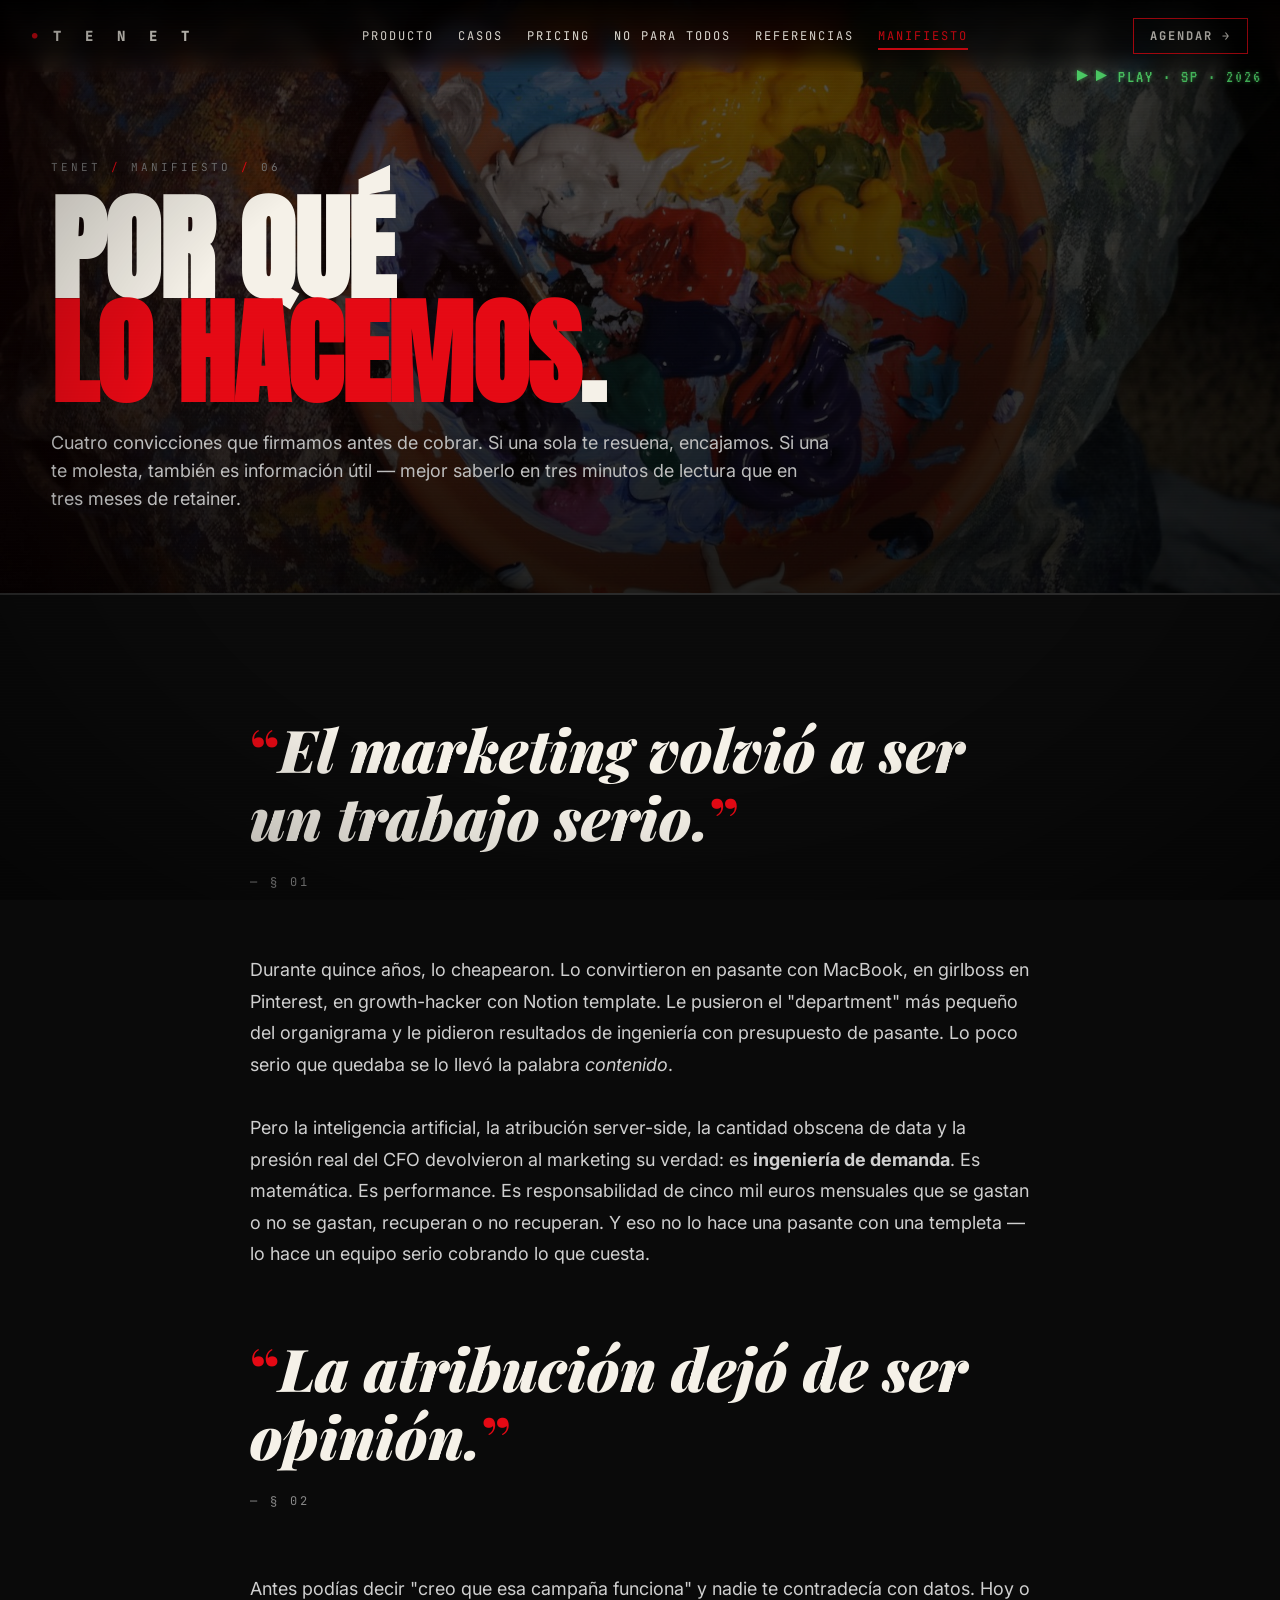
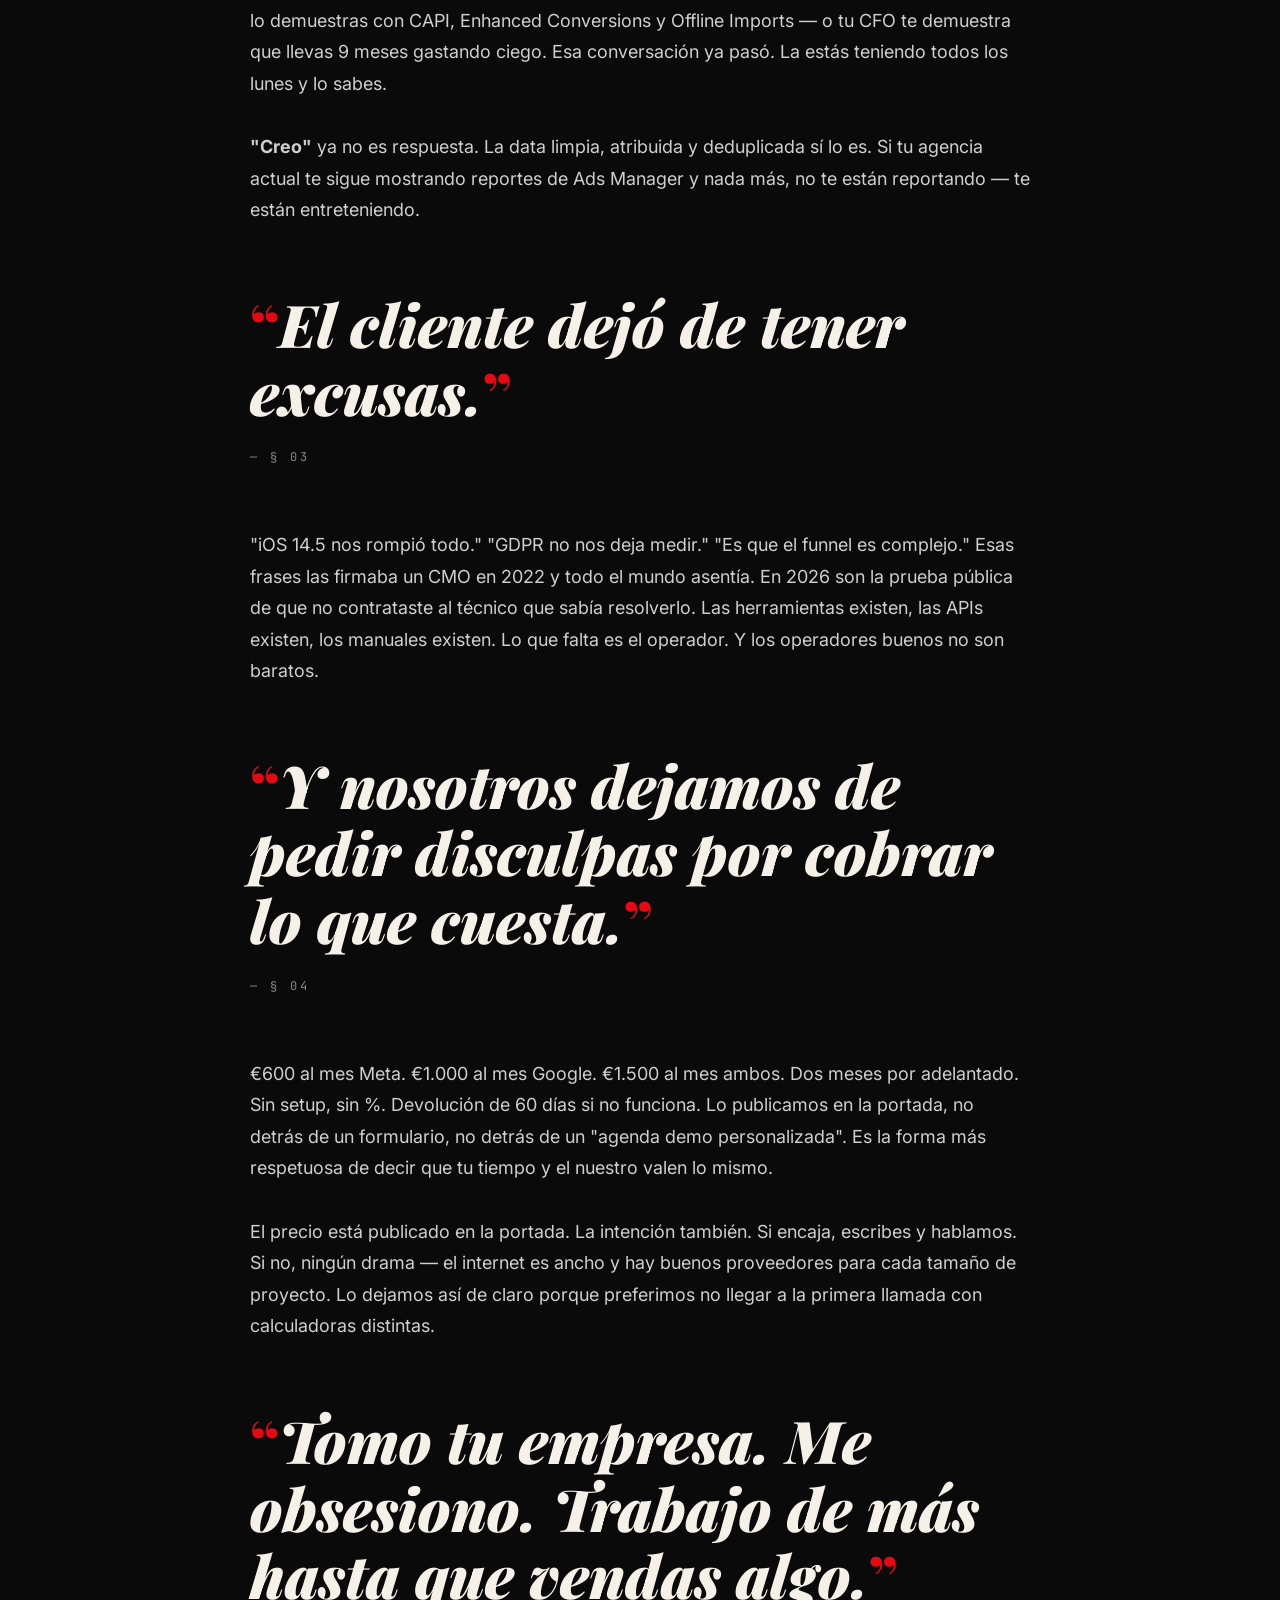
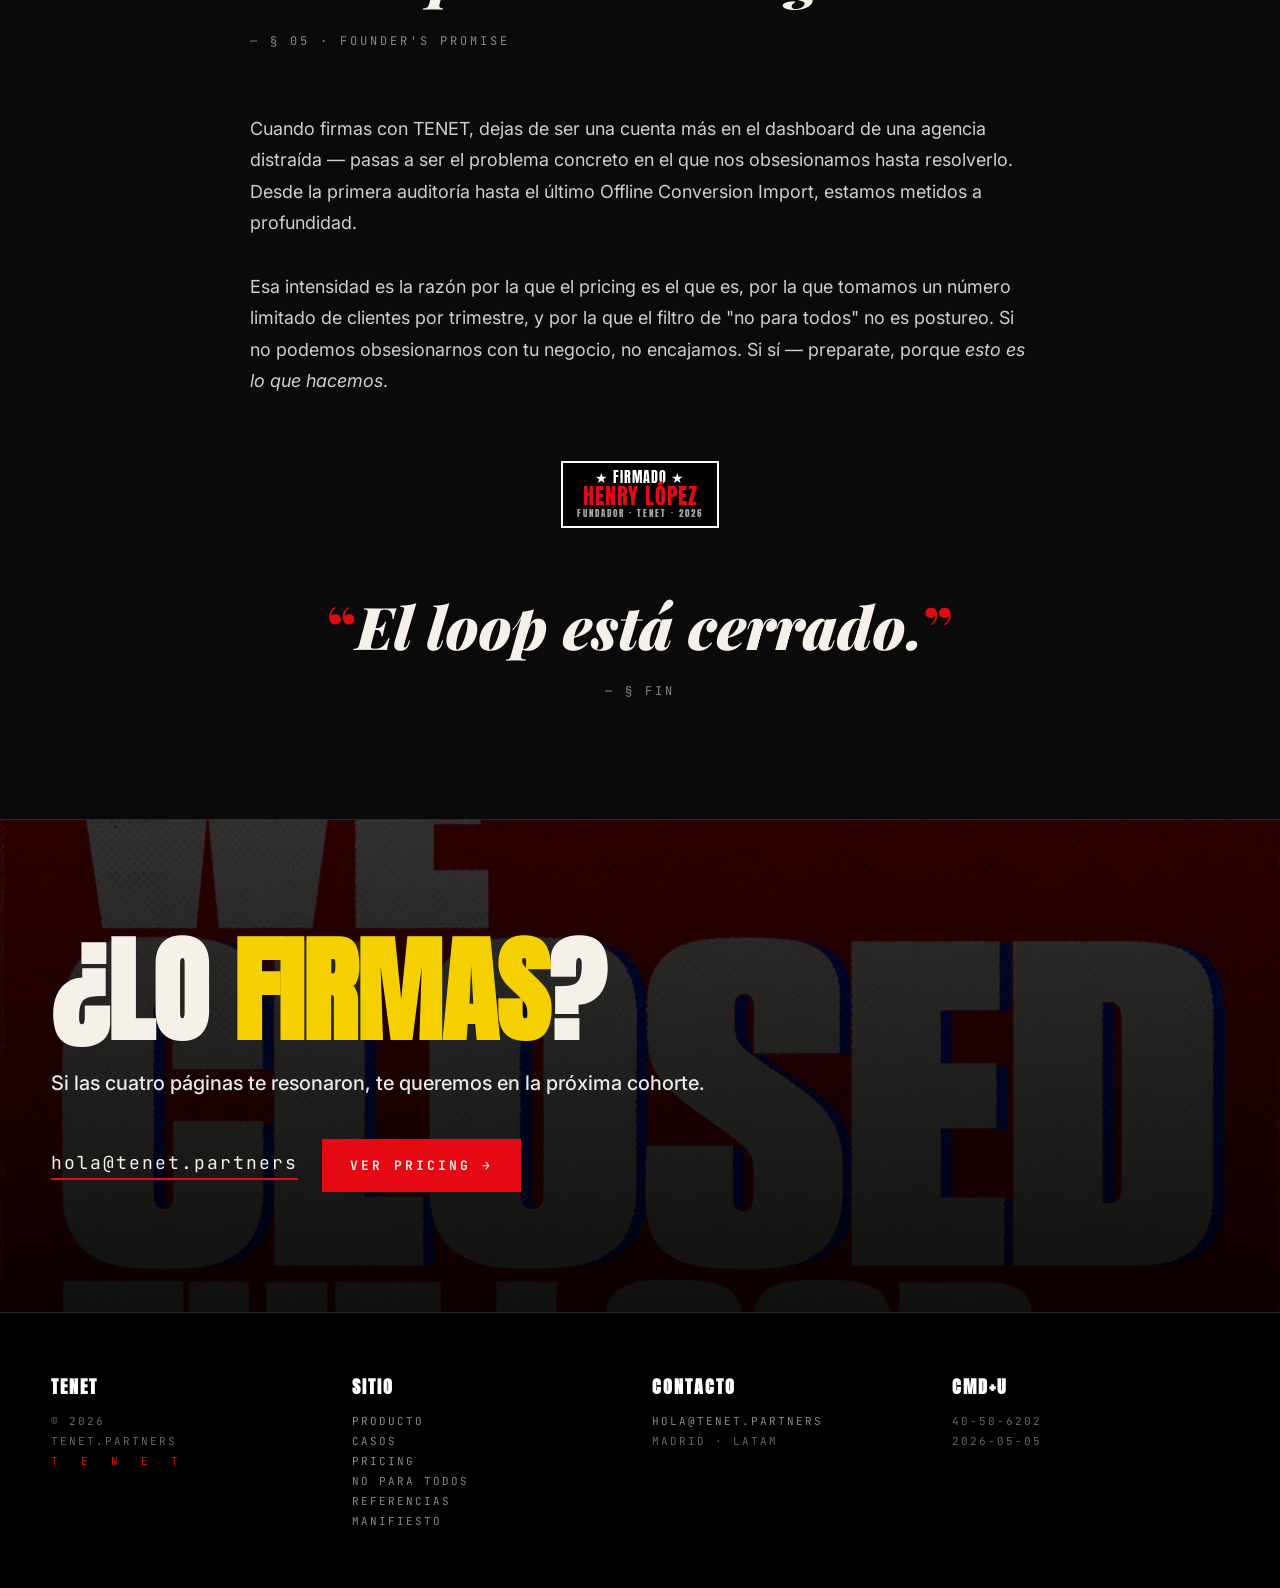
<file: manifiesto.html>
<!doctype html>
<html lang="es">
<head>
<meta charset="utf-8">
<meta name="viewport" content="width=device-width,initial-scale=1">
<title>Manifiesto — TENET</title>
<meta name="description" content="El loop está cerrado. Manifiesto 2026.">
<link rel="icon" type="image/svg+xml" href="assets/favicon.svg">
<link rel="stylesheet" href="assets/site.css">
</head>
<body class="vhs">
<div class="vhs-tag">▶ PLAY · SP · 2026</div>

<nav class="nav">
  <a href="index.html" class="brand">T E N E T</a>
  <ul>
    <li><a href="producto.html">Producto</a></li>
    <li><a href="casos.html">Casos</a></li>
    <li><a href="pricing.html">Pricing</a></li>
    <li><a href="no-para-todos.html">No para todos</a></li>
    <li><a href="referencias.html">Referencias</a></li>
    <li><a href="manifiesto.html" class="current">Manifiesto</a></li>
  </ul>
  <a href="index.html#contacto" class="cta">Agendar →</a>
</nav>

<header class="pagehead" style="background-image:linear-gradient(rgba(0,0,0,.65),rgba(0,0,0,.85)),url('assets/img/diner-night.jpg');background-size:cover;background-position:center">
  <div class="wrap">
    <div class="crumbs">TENET <span>/</span> Manifiesto <span>/</span> 06</div>
    <h1>Por qué<br><span class="r">lo hacemos</span>.</h1>
    <p>Cuatro convicciones que firmamos antes de cobrar. Si una sola te resuena, encajamos. Si una te molesta, también es información útil — mejor saberlo en tres minutos de lectura que en tres meses de retainer.</p>
  </div>
</header>

<!-- The Mad Men italic essay -->
<section class="manifesto" style="padding:120px 32px">
  <div class="wrap" style="max-width:780px">

    <p class="quote">El marketing volvió a ser un trabajo serio.</p>
    <div class="sig" style="margin:24px 0 64px">— § 01</div>

    <p style="font-family:'Inter',sans-serif;font-size:18px;line-height:1.75;color:#cfcfcf;margin-bottom:32px">
      Durante quince años, lo cheapearon. Lo convirtieron en pasante con MacBook, en girlboss en Pinterest, en growth-hacker con Notion template. Le pusieron el "department" más pequeño del organigrama y le pidieron resultados de ingeniería con presupuesto de pasante. Lo poco serio que quedaba se lo llevó la palabra <em>contenido</em>.
    </p>
    <p style="font-family:'Inter',sans-serif;font-size:18px;line-height:1.75;color:#cfcfcf;margin-bottom:64px">
      Pero la inteligencia artificial, la atribución server-side, la cantidad obscena de data y la presión real del CFO devolvieron al marketing su verdad: es <strong>ingeniería de demanda</strong>. Es matemática. Es performance. Es responsabilidad de cinco mil euros mensuales que se gastan o no se gastan, recuperan o no recuperan. Y eso no lo hace una pasante con una templeta — lo hace un equipo serio cobrando lo que cuesta.
    </p>

    <p class="quote">La atribución dejó de ser opinión.</p>
    <div class="sig" style="margin:24px 0 64px">— § 02</div>

    <p style="font-family:'Inter',sans-serif;font-size:18px;line-height:1.75;color:#cfcfcf;margin-bottom:32px">
      Antes podías decir "creo que esa campaña funciona" y nadie te contradecía con datos. Hoy o lo demuestras con CAPI, Enhanced Conversions y Offline Imports — o tu CFO te demuestra que llevas 9 meses gastando ciego. Esa conversación ya pasó. La estás teniendo todos los lunes y lo sabes.
    </p>
    <p style="font-family:'Inter',sans-serif;font-size:18px;line-height:1.75;color:#cfcfcf;margin-bottom:64px">
      <strong>"Creo"</strong> ya no es respuesta. La data limpia, atribuida y deduplicada sí lo es. Si tu agencia actual te sigue mostrando reportes de Ads Manager y nada más, no te están reportando — te están entreteniendo.
    </p>

    <p class="quote">El cliente dejó de tener excusas.</p>
    <div class="sig" style="margin:24px 0 64px">— § 03</div>

    <p style="font-family:'Inter',sans-serif;font-size:18px;line-height:1.75;color:#cfcfcf;margin-bottom:64px">
      "iOS 14.5 nos rompió todo." "GDPR no nos deja medir." "Es que el funnel es complejo." Esas frases las firmaba un CMO en 2022 y todo el mundo asentía. En 2026 son la prueba pública de que no contrataste al técnico que sabía resolverlo. Las herramientas existen, las APIs existen, los manuales existen. Lo que falta es el operador. Y los operadores buenos no son baratos.
    </p>

    <p class="quote">Y nosotros dejamos de pedir disculpas por cobrar lo que cuesta.</p>
    <div class="sig" style="margin:24px 0 64px">— § 04</div>

    <p style="font-family:'Inter',sans-serif;font-size:18px;line-height:1.75;color:#cfcfcf;margin-bottom:32px">
      €600 al mes Meta. €1.000 al mes Google. €1.500 al mes ambos. Dos meses por adelantado. Sin setup, sin %. Devolución de 60 días si no funciona. Lo publicamos en la portada, no detrás de un formulario, no detrás de un "agenda demo personalizada". Es la forma más respetuosa de decir que tu tiempo y el nuestro valen lo mismo.
    </p>
    <p style="font-family:'Inter',sans-serif;font-size:18px;line-height:1.75;color:#cfcfcf;margin-bottom:64px">
      El precio está publicado en la portada. La intención también. Si encaja, escribes y hablamos. Si no, ningún drama — el internet es ancho y hay buenos proveedores para cada tamaño de proyecto. Lo dejamos así de claro porque preferimos no llegar a la primera llamada con calculadoras distintas.
    </p>

    <p class="quote">Tomo tu empresa. Me obsesiono. Trabajo de más hasta que vendas algo.</p>
    <div class="sig" style="margin:24px 0 64px">— § 05 · FOUNDER'S PROMISE</div>

    <p style="font-family:'Inter',sans-serif;font-size:18px;line-height:1.75;color:#cfcfcf;margin-bottom:32px">
      Cuando firmas con TENET, dejas de ser una cuenta más en el dashboard de una agencia distraída — pasas a ser el problema concreto en el que nos obsesionamos hasta resolverlo. Desde la primera auditoría hasta el último Offline Conversion Import, estamos metidos a profundidad.
    </p>
    <p style="font-family:'Inter',sans-serif;font-size:18px;line-height:1.75;color:#cfcfcf;margin-bottom:64px">
      Esa intensidad es la razón por la que el pricing es el que es, por la que tomamos un número limitado de clientes por trimestre, y por la que el filtro de "no para todos" no es postureo. Si no podemos obsesionarnos con tu negocio, no encajamos. Si sí — preparate, porque <em>esto es lo que hacemos</em>.
    </p>

    <div class="advisory" style="margin:64px auto;display:block;text-align:center;width:fit-content">
      <div class="top">★ FIRMADO ★</div>
      <div class="mid">HENRY LÓPEZ</div>
      <div class="bot">FUNDADOR · TENET · 2026</div>
    </div>

    <p class="quote" style="text-align:center">El loop está cerrado.</p>
    <div class="sig" style="margin:24px auto 0;text-align:center">— § FIN</div>

  </div>
</section>

<section class="contact">
  <div class="wrap">
    <h2>¿Lo <span class="y">firmas</span>?</h2>
    <p class="lede" style="color:#e8e8e8;margin-top:24px">Si las cuatro páginas te resonaron, te queremos en la próxima cohorte.</p>
    <div class="row">
      <a href="mailto:hola@tenet.partners?subject=Manifiesto · Lo firmo" class="mail">hola@tenet.partners</a>
      <a href="pricing.html" class="btn red">Ver pricing →</a>
    </div>
  </div>
</section>

<footer>
  <div class="wrap">
    <div class="col"><h4>TENET</h4><div>© 2026</div><div>tenet.partners</div><div class="palindrome">T E N E T</div></div>
    <div class="col"><h4>Sitio</h4><div><a href="producto.html">Producto</a></div><div><a href="casos.html">Casos</a></div><div><a href="pricing.html">Pricing</a></div><div><a href="no-para-todos.html">No para todos</a></div><div><a href="referencias.html">Referencias</a></div><div><a href="manifiesto.html">Manifiesto</a></div></div>
    <div class="col"><h4>Contacto</h4><div><a href="mailto:hola@tenet.partners">hola@tenet.partners</a></div><div>Madrid · LATAM</div></div>
    <div class="col"><h4>Cmd+U</h4><div>40-50-6202</div><div>2026-05-05</div></div>
  </div>
</footer>


<script src="assets/site.js"></script>
</body>
</html>
</file>
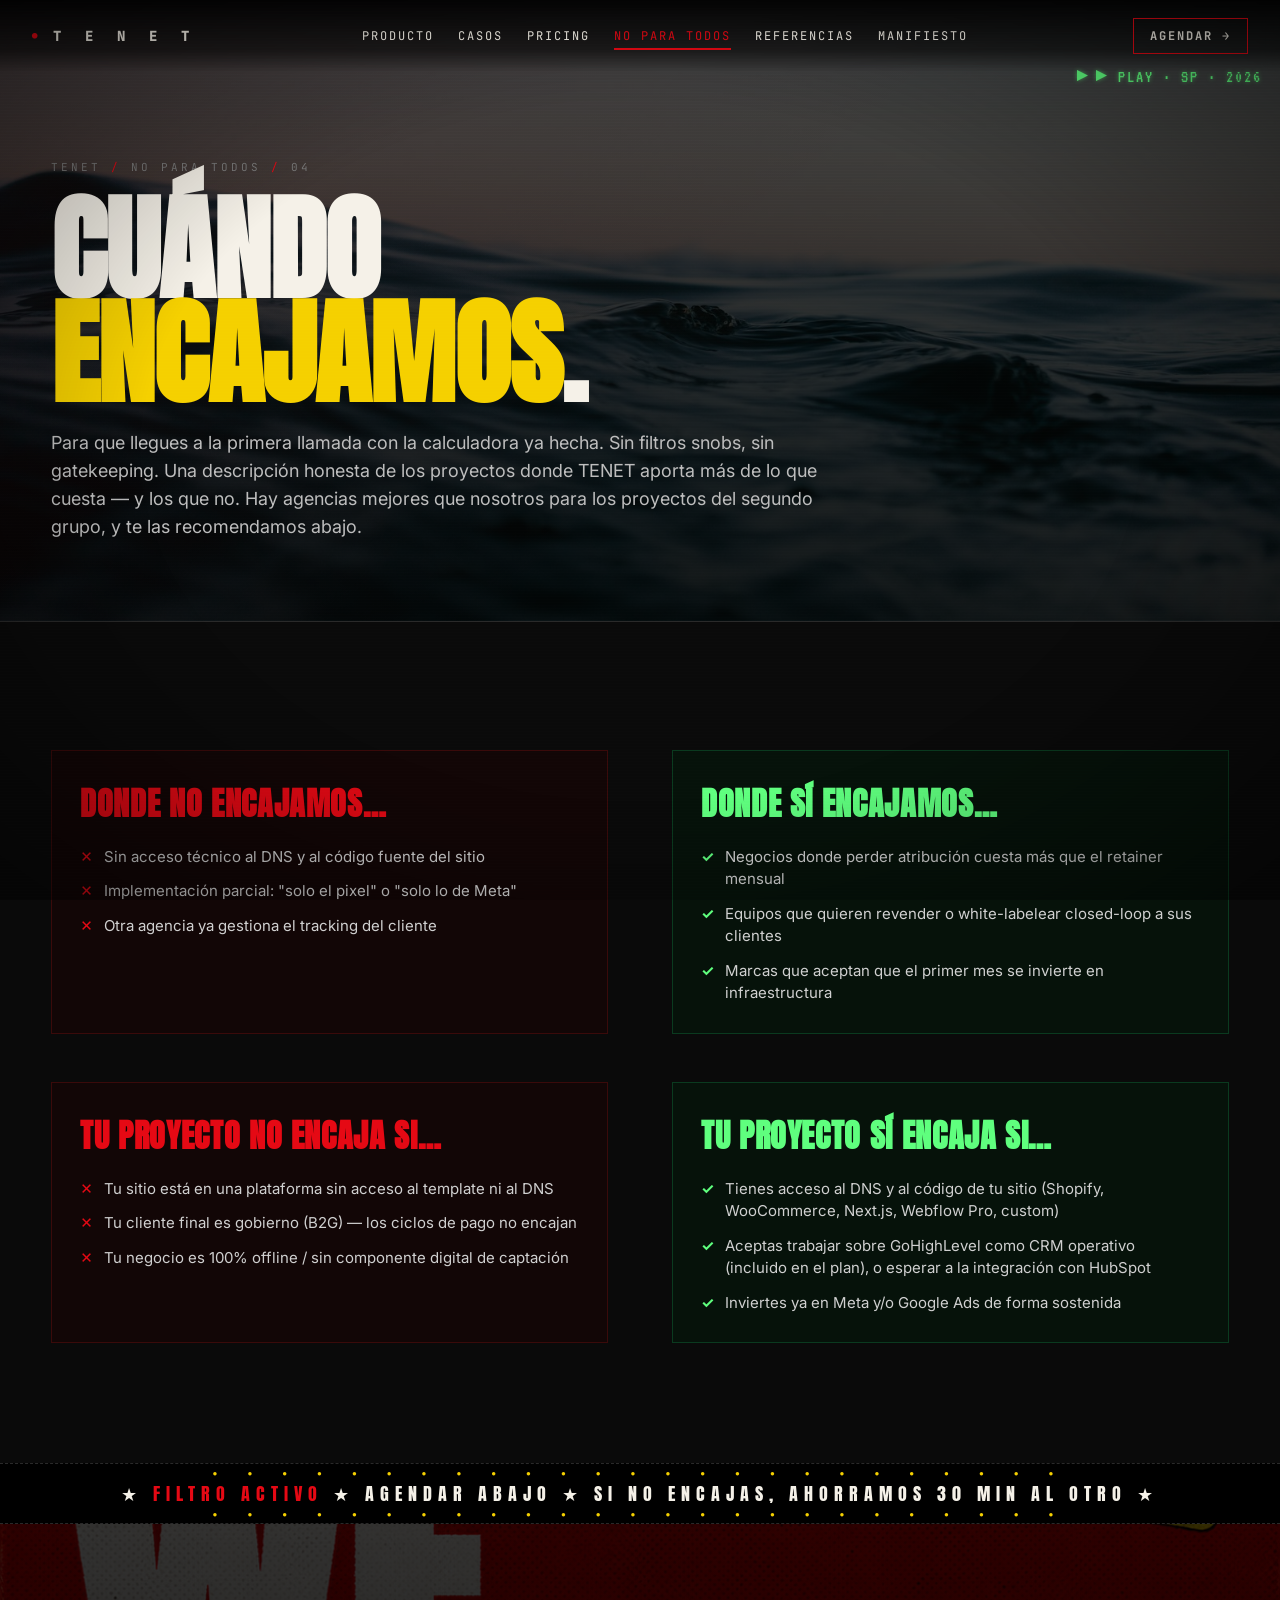
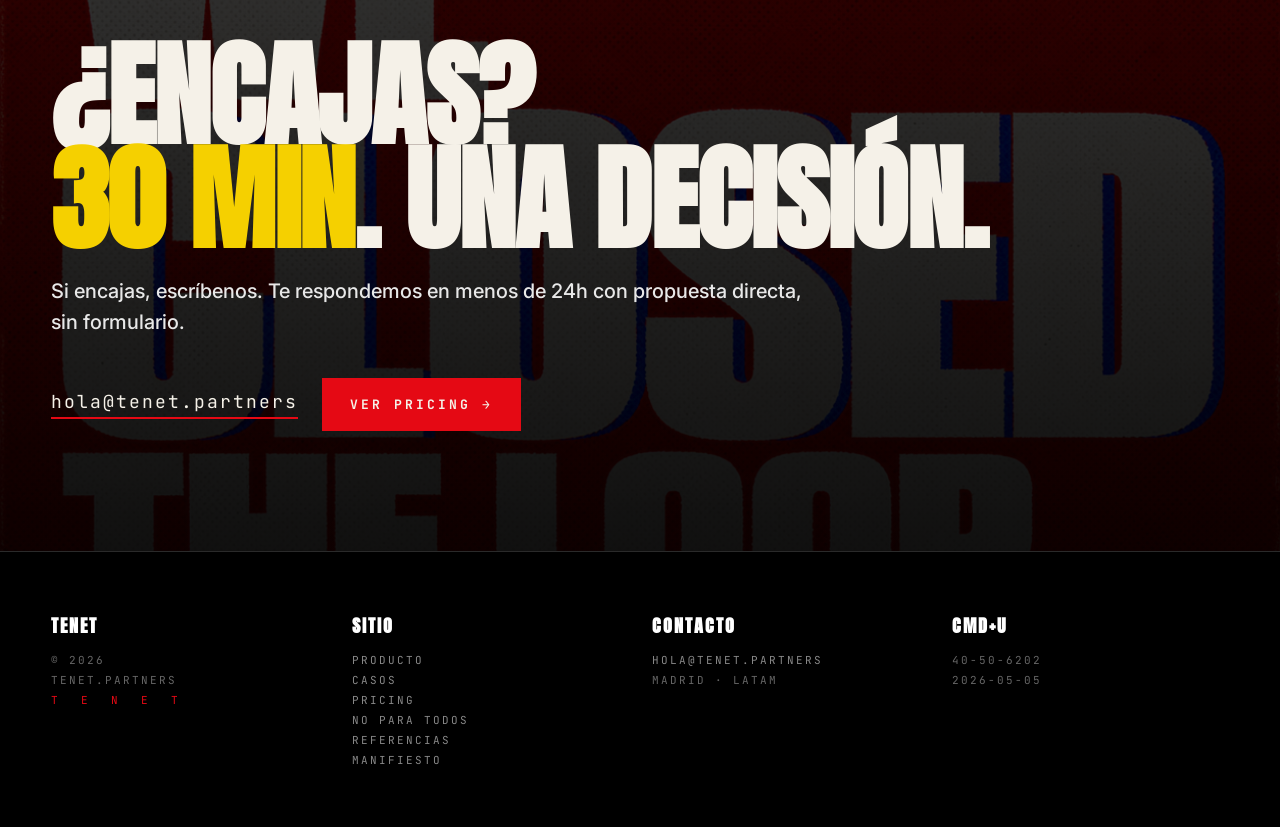
<file: no-para-todos.html>
<!doctype html>
<html lang="es">
<head>
<meta charset="utf-8">
<meta name="viewport" content="width=device-width,initial-scale=1">
<title>No para todos — TENET</title>
<meta name="description" content="El filtro. Quién encaja, quién no. Sin disculpas.">
<link rel="icon" type="image/svg+xml" href="assets/favicon.svg">
<link rel="stylesheet" href="assets/site.css">
</head>
<body class="vhs">
<div class="vhs-tag">▶ PLAY · SP · 2026</div>

<nav class="nav">
  <a href="index.html" class="brand">T E N E T</a>
  <ul>
    <li><a href="producto.html">Producto</a></li>
    <li><a href="casos.html">Casos</a></li>
    <li><a href="pricing.html">Pricing</a></li>
    <li><a href="no-para-todos.html" class="current">No para todos</a></li>
    <li><a href="referencias.html">Referencias</a></li>
    <li><a href="manifiesto.html">Manifiesto</a></li>
  </ul>
  <a href="index.html#contacto" class="cta">Agendar →</a>
</nav>

<header class="pagehead" style="background-image:linear-gradient(rgba(0,0,0,.7),rgba(0,0,0,.85)),url('assets/img/parking-fluorescent.jpg');background-size:cover;background-position:center">
  <div class="wrap">
    <div class="crumbs">TENET <span>/</span> No para todos <span>/</span> 04</div>
    <h1>Cuándo<br><span class="y">encajamos</span>.</h1>
    <p>Para que llegues a la primera llamada con la calculadora ya hecha. Sin filtros snobs, sin gatekeeping. Una descripción honesta de los proyectos donde TENET aporta más de lo que cuesta — y los que no. Hay agencias mejores que nosotros para los proyectos del segundo grupo, y te las recomendamos abajo.</p>
  </div>
</header>

<section class="filter" style="padding-top:80px">
  <div class="wrap">
    <div class="grid">
      <div class="kill">
        <h3>Donde no encajamos…</h3>
        <ul>
          <li>Sin acceso técnico al DNS y al código fuente del sitio</li>
          <li>Implementación parcial: "solo el pixel" o "solo lo de Meta"</li>
          <li>Otra agencia ya gestiona el tracking del cliente</li>
        </ul>
      </div>
      <div class="keep">
        <h3>Donde sí encajamos…</h3>
        <ul>
          <li>Negocios donde perder atribución cuesta más que el retainer mensual</li>
          <li>Equipos que quieren revender o white-labelear closed-loop a sus clientes</li>
          <li>Marcas que aceptan que el primer mes se invierte en infraestructura</li>
        </ul>
      </div>
    </div>

    <!-- second filter: project shape -->
    <div class="grid" style="margin-top:48px">
      <div class="kill">
        <h3>Tu proyecto no encaja si…</h3>
        <ul>
          <li>Tu sitio está en una plataforma sin acceso al template ni al DNS</li>
          <li>Tu cliente final es gobierno (B2G) — los ciclos de pago no encajan</li>
          <li>Tu negocio es 100% offline / sin componente digital de captación</li>
        </ul>
      </div>
      <div class="keep">
        <h3>Tu proyecto sí encaja si…</h3>
        <ul>
          <li>Tienes acceso al DNS y al código de tu sitio (Shopify, WooCommerce, Next.js, Webflow Pro, custom)</li>
          <li>Aceptas trabajar sobre GoHighLevel como CRM operativo (incluido en el plan), o esperar a la integración con HubSpot</li>
          <li>Inviertes ya en Meta y/o Google Ads de forma sostenida</li>
        </ul>
      </div>
    </div>
  </div>
</section>

<!-- advisory plate -->
<div class="marquee">
  ★  <span class="red">FILTRO ACTIVO</span>  ★  AGENDAR ABAJO  ★  SI NO ENCAJAS, AHORRAMOS 30 MIN AL OTRO  ★
</div>


<section class="contact">
  <div class="wrap">
    <h2>¿Encajas?<br><span class="y">30 min</span>. Una decisión.</h2>
    <p class="lede" style="color:#e8e8e8;margin-top:24px">Si encajas, escríbenos. Te respondemos en menos de 24h con propuesta directa, sin formulario.</p>
    <div class="row">
      <a href="mailto:hola@tenet.partners?subject=Encajo%3F · Madrid" class="mail">hola@tenet.partners</a>
      <a href="pricing.html" class="btn red">Ver pricing →</a>
    </div>
  </div>
</section>

<footer>
  <div class="wrap">
    <div class="col"><h4>TENET</h4><div>© 2026</div><div>tenet.partners</div><div class="palindrome">T E N E T</div></div>
    <div class="col"><h4>Sitio</h4><div><a href="producto.html">Producto</a></div><div><a href="casos.html">Casos</a></div><div><a href="pricing.html">Pricing</a></div><div><a href="no-para-todos.html">No para todos</a></div><div><a href="referencias.html">Referencias</a></div><div><a href="manifiesto.html">Manifiesto</a></div></div>
    <div class="col"><h4>Contacto</h4><div><a href="mailto:hola@tenet.partners">hola@tenet.partners</a></div><div>Madrid · LATAM</div></div>
    <div class="col"><h4>Cmd+U</h4><div>40-50-6202</div><div>2026-05-05</div></div>
  </div>
</footer>


<script src="assets/site.js"></script>
</body>
</html>
</file>
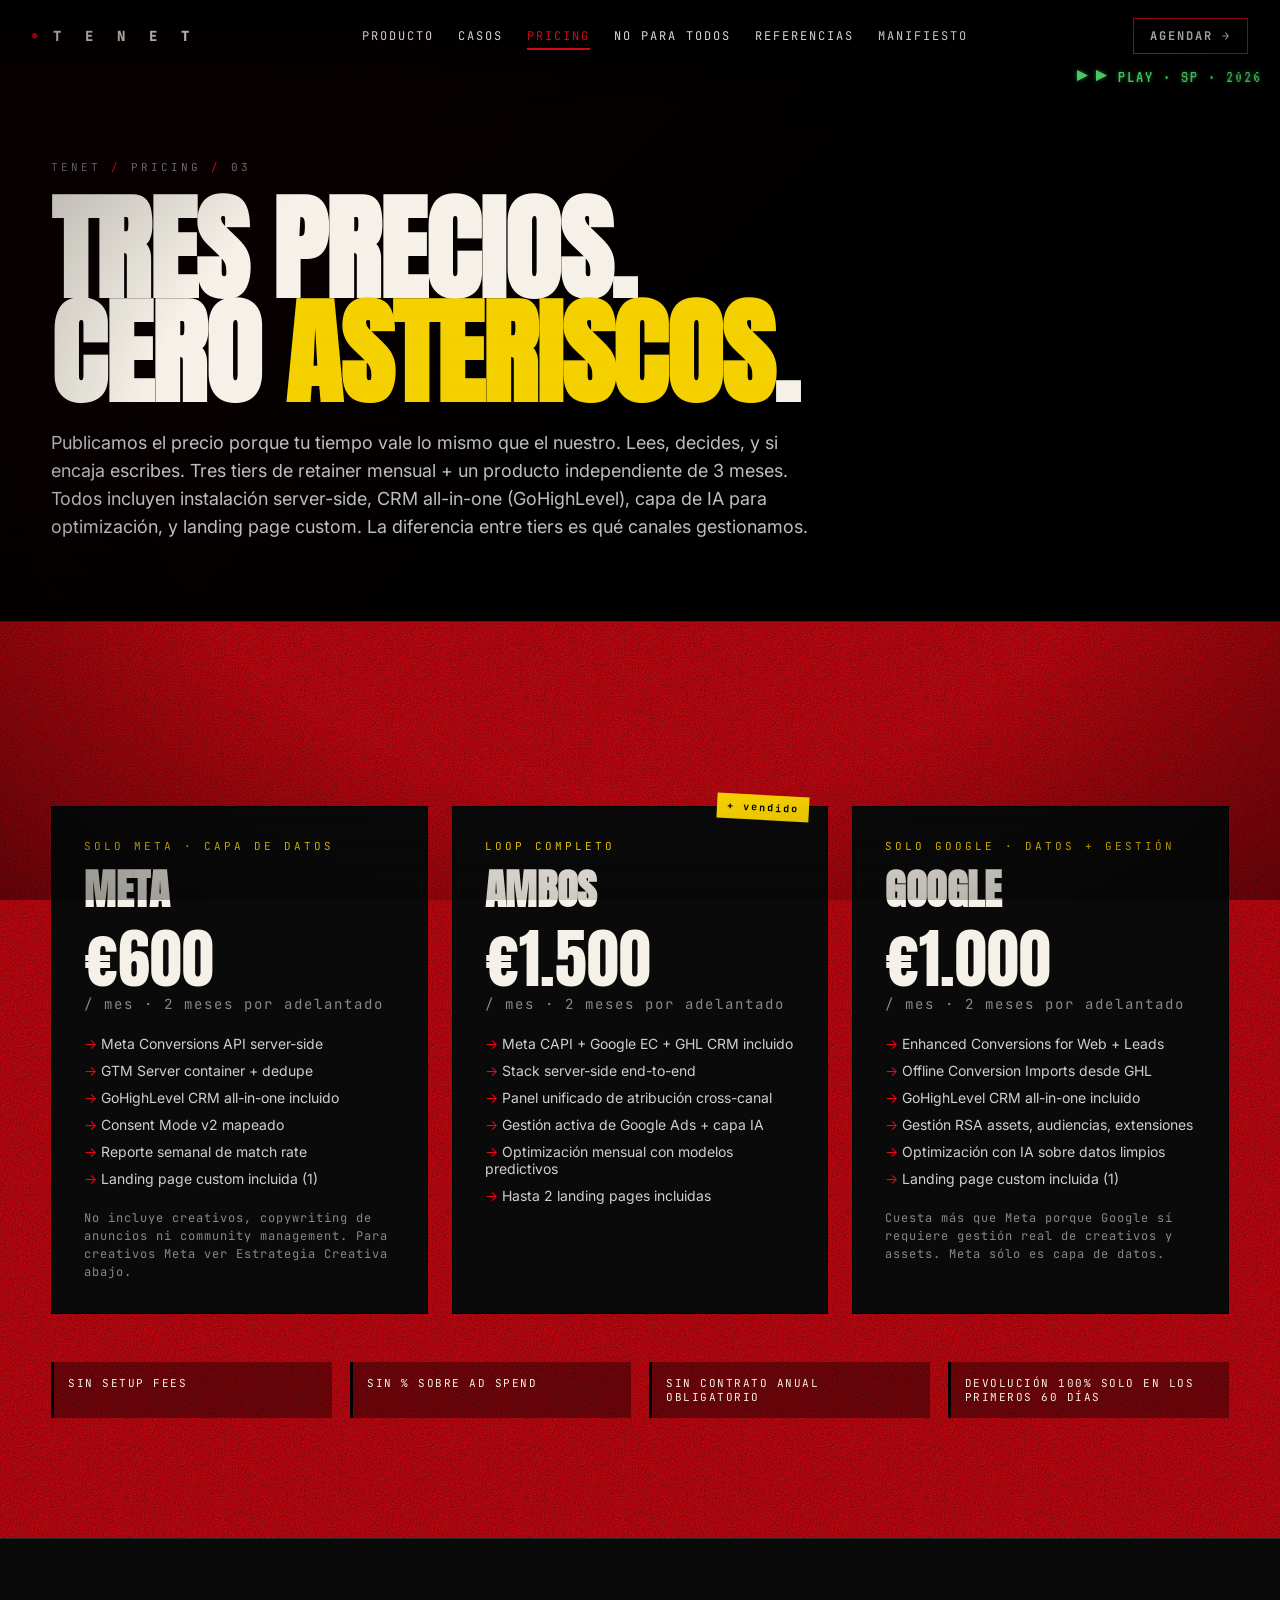
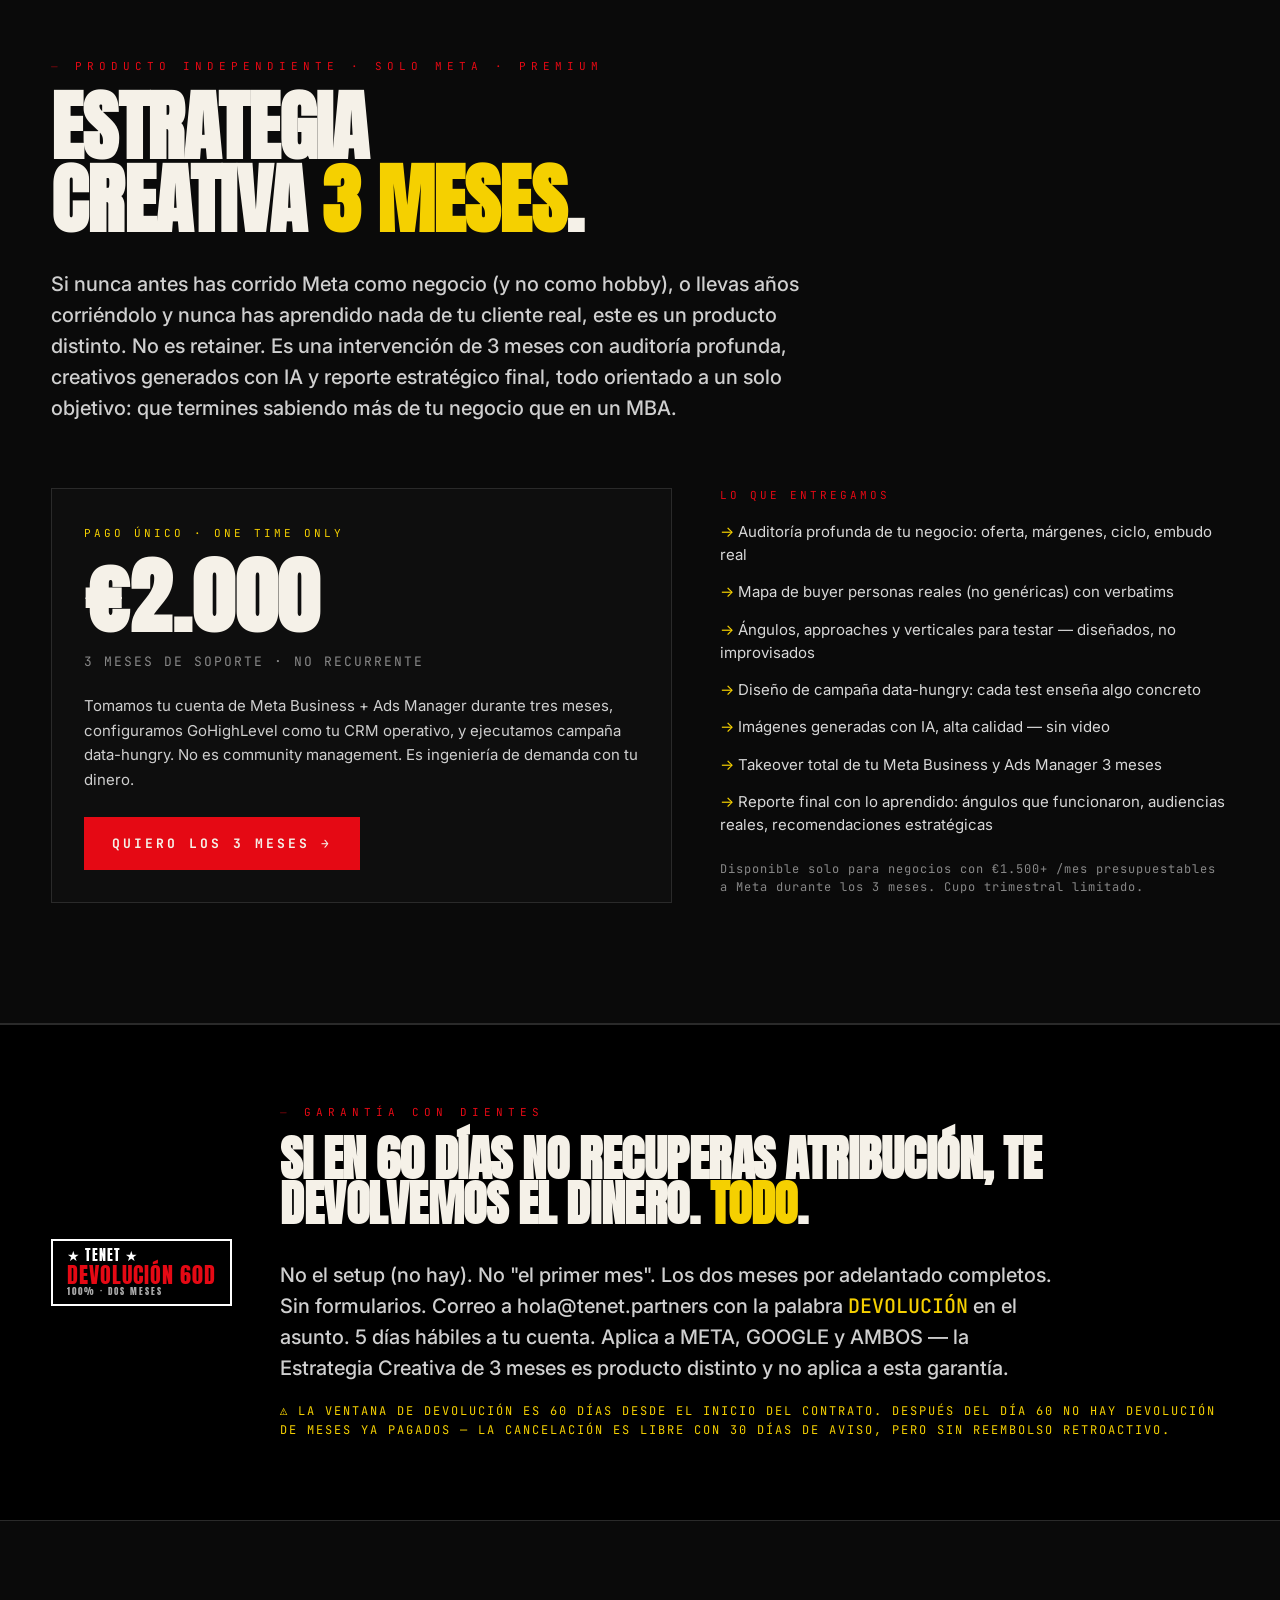
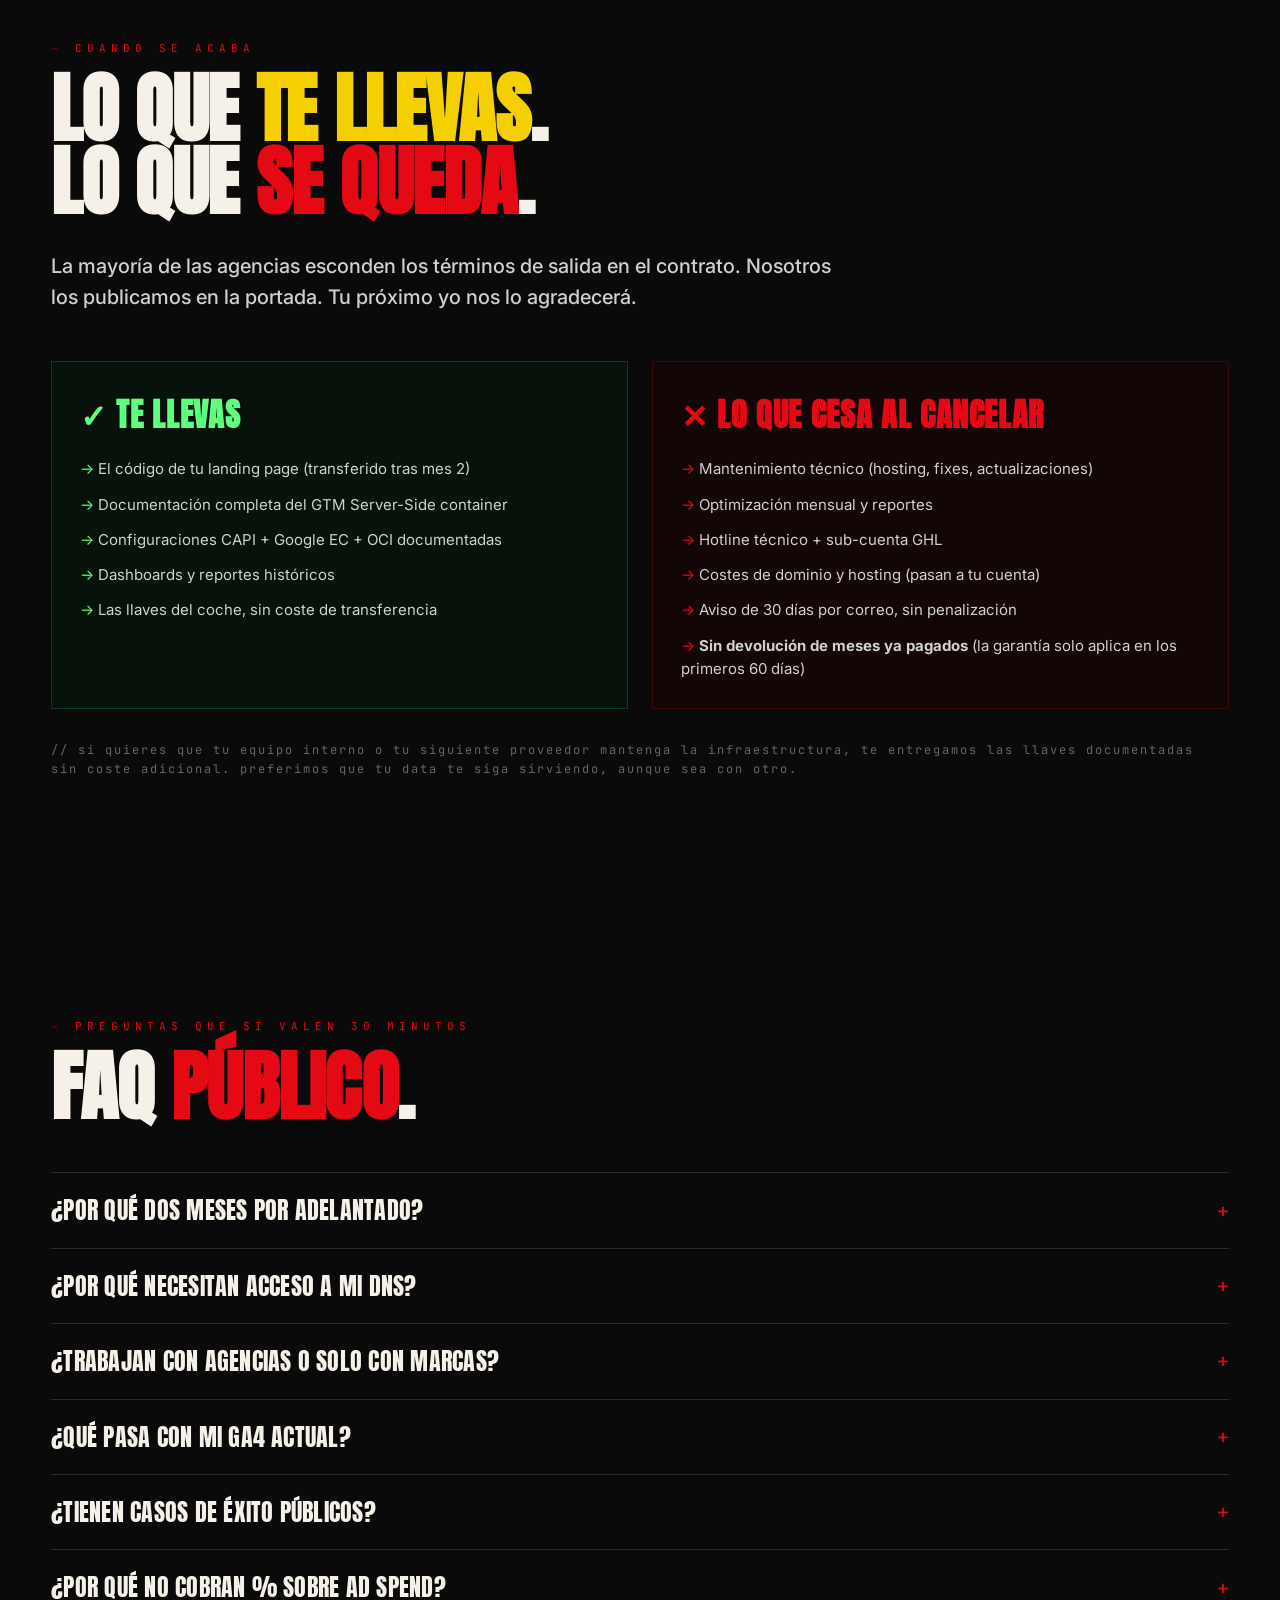
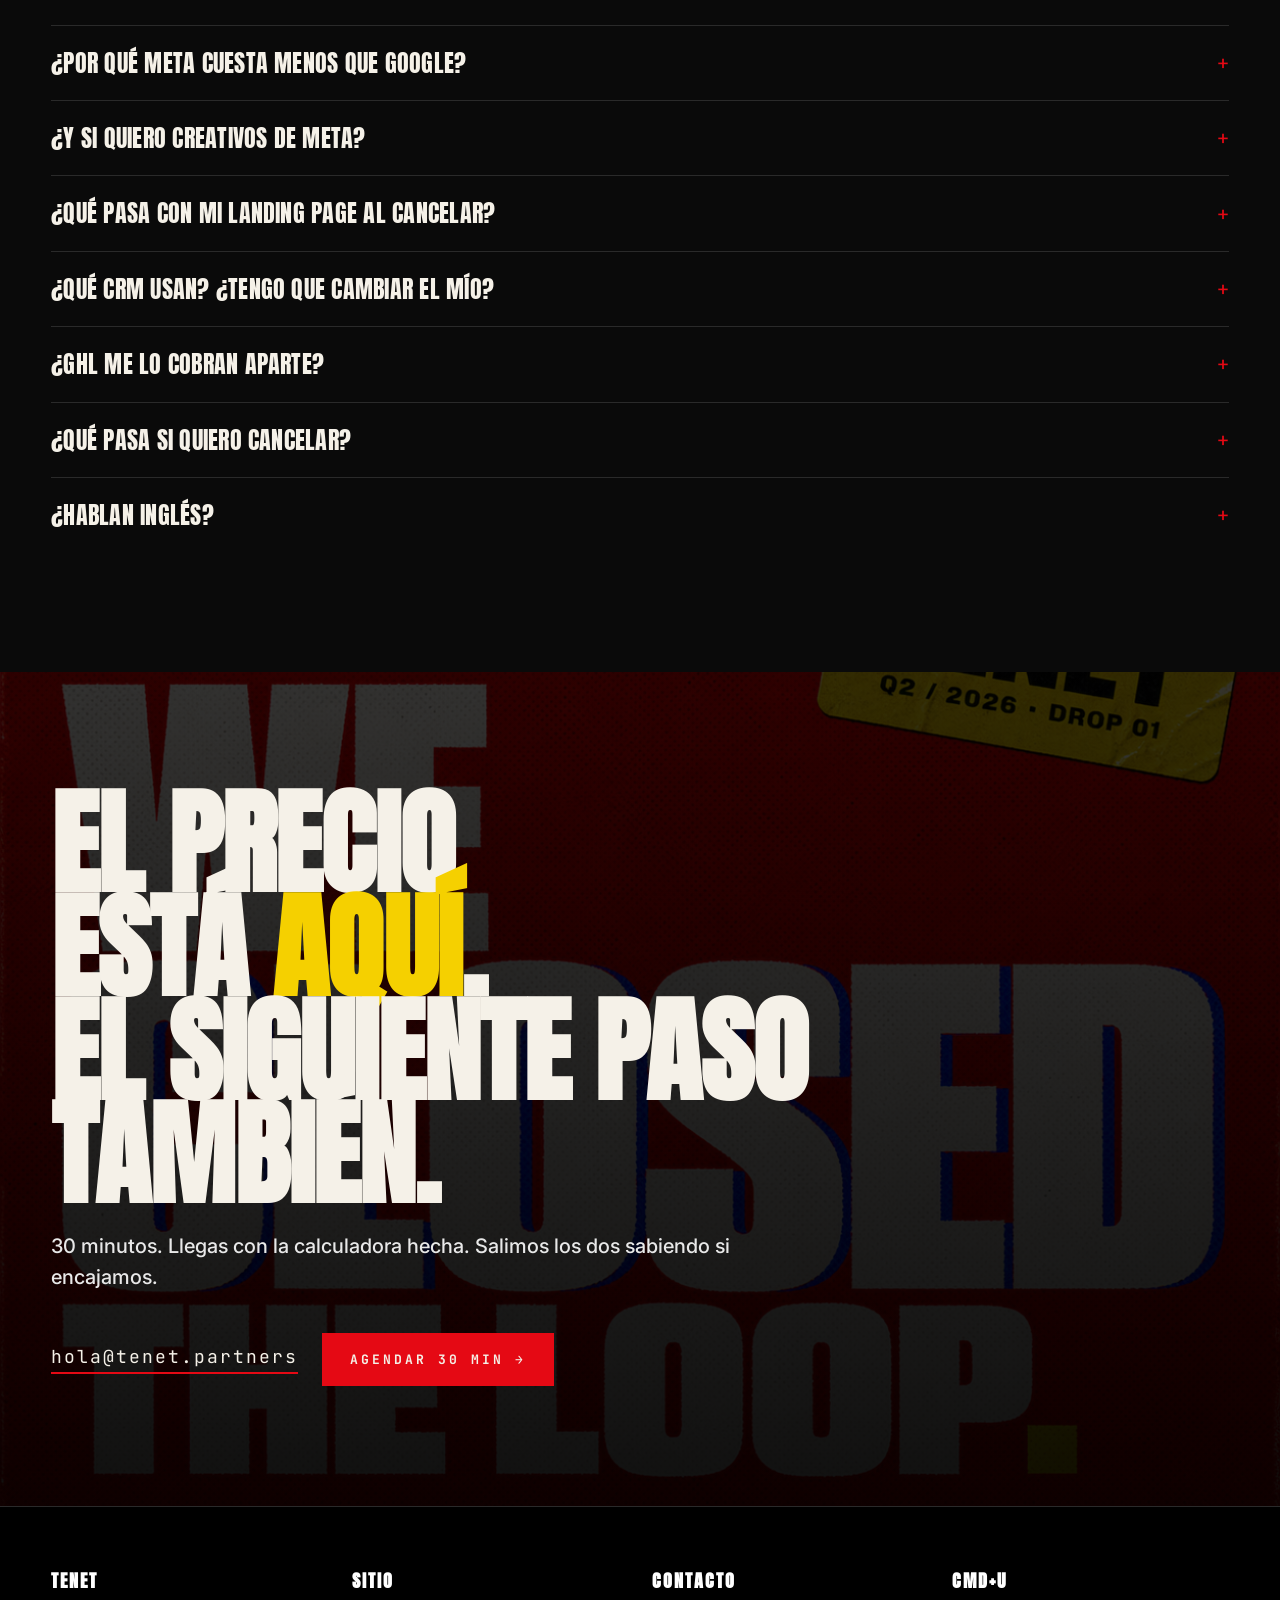
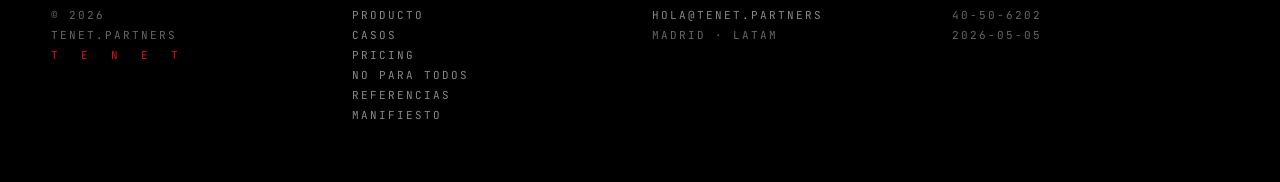
<file: pricing.html>
<!doctype html>
<html lang="es">
<head>
<meta charset="utf-8">
<meta name="viewport" content="width=device-width,initial-scale=1">
<title>Pricing — TENET</title>
<meta name="description" content="Tres tiers públicos. Sin setup. Sin % sobre ad spend. Sin negociación.">
<link rel="icon" type="image/svg+xml" href="assets/favicon.svg">
<link rel="stylesheet" href="assets/site.css">
</head>
<body class="vhs">
<div class="vhs-tag">▶ PLAY · SP · 2026</div>

<nav class="nav">
  <a href="index.html" class="brand">T E N E T</a>
  <ul>
    <li><a href="producto.html">Producto</a></li>
    <li><a href="casos.html">Casos</a></li>
    <li><a href="pricing.html" class="current">Pricing</a></li>
    <li><a href="no-para-todos.html">No para todos</a></li>
    <li><a href="referencias.html">Referencias</a></li>
    <li><a href="manifiesto.html">Manifiesto</a></li>
  </ul>
  <a href="index.html#contacto" class="cta">Agendar →</a>
</nav>

<header class="pagehead">
  <div class="wrap">
    <div class="crumbs">TENET <span>/</span> Pricing <span>/</span> 03</div>
    <h1>Tres precios.<br>Cero <span class="y">asteriscos</span>.</h1>
    <p>Publicamos el precio porque tu tiempo vale lo mismo que el nuestro. Lees, decides, y si encaja escribes. Tres tiers de retainer mensual + un producto independiente de 3 meses. Todos incluyen instalación server-side, CRM all-in-one (GoHighLevel), capa de IA para optimización, y landing page custom. La diferencia entre tiers es qué canales gestionamos.</p>
  </div>
</header>

<section class="pricing">
  <div class="wrap">
    <div class="tiers">
      <div class="tier">
        <span class="label">Solo Meta · capa de datos</span>
        <h3>META</h3>
        <div class="price">€600<small>/ mes · 2 meses por adelantado</small></div>
        <ul>
          <li>Meta Conversions API server-side</li>
          <li>GTM Server container + dedupe</li>
          <li>GoHighLevel CRM all-in-one incluido</li>
          <li>Consent Mode v2 mapeado</li>
          <li>Reporte semanal de match rate</li>
          <li>Landing page custom incluida (1)</li>
        </ul>
        <p style="font-size:12px;color:#888;margin-top:6px;font-family:'JetBrains Mono',monospace;letter-spacing:1px;line-height:1.5">No incluye creativos, copywriting de anuncios ni community management. Para creativos Meta ver Estrategia Creativa abajo.</p>
      </div>
      <div class="tier">
        <span class="ribbon">+ vendido</span>
        <span class="label">Loop completo</span>
        <h3>AMBOS</h3>
        <div class="price">€1.500<small>/ mes · 2 meses por adelantado</small></div>
        <ul>
          <li>Meta CAPI + Google EC + GHL CRM incluido</li>
          <li>Stack server-side end-to-end</li>
          <li>Panel unificado de atribución cross-canal</li>
          <li>Gestión activa de Google Ads + capa IA</li>
          <li>Optimización mensual con modelos predictivos</li>
          <li>Hasta 2 landing pages incluidas</li>
        </ul>
      </div>
      <div class="tier">
        <span class="label">Solo Google · datos + gestión</span>
        <h3>GOOGLE</h3>
        <div class="price">€1.000<small>/ mes · 2 meses por adelantado</small></div>
        <ul>
          <li>Enhanced Conversions for Web + Leads</li>
          <li>Offline Conversion Imports desde GHL</li>
          <li>GoHighLevel CRM all-in-one incluido</li>
          <li>Gestión RSA assets, audiencias, extensiones</li>
          <li>Optimización con IA sobre datos limpios</li>
          <li>Landing page custom incluida (1)</li>
        </ul>
        <p style="font-size:12px;color:#888;margin-top:6px;font-family:'JetBrains Mono',monospace;letter-spacing:1px;line-height:1.5">Cuesta más que Meta porque Google sí requiere gestión real de creativos y assets. Meta sólo es capa de datos.</p>
      </div>
    </div>
    <div class="terms">
      <div>Sin setup fees</div>
      <div>Sin % sobre ad spend</div>
      <div>Sin contrato anual obligatorio</div>
      <div>Devolución 100% solo en los primeros 60 días</div>
    </div>
  </div>
</section>

<!-- ESTRATEGIA CREATIVA · pago único 3 meses -->
<section style="background:#0a0a0a;padding:120px 32px;border-top:1px solid var(--line);border-bottom:1px solid var(--line)">
  <div class="wrap">
    <div class="eyebrow">Producto independiente · Solo Meta · Premium</div>
    <h2 class="section-title">Estrategia<br>Creativa <span class="y">3 meses</span>.</h2>
    <p class="lede">Si nunca antes has corrido Meta como negocio (y no como hobby), o llevas años corriéndolo y nunca has aprendido nada de tu cliente real, este es un producto distinto. No es retainer. Es una intervención de 3 meses con auditoría profunda, creativos generados con IA y reporte estratégico final, todo orientado a un solo objetivo: que termines sabiendo más de tu negocio que en un MBA.</p>

    <div style="display:grid;grid-template-columns:1.1fr .9fr;gap:48px;margin-top:64px;align-items:start">
      <div style="background:#0e0e0e;border:1px solid var(--line);padding:32px">
        <span class="mono" style="font-size:11px;color:var(--yellow);letter-spacing:3px">PAGO ÚNICO · ONE TIME ONLY</span>
        <h3 style="font-family:'Anton',sans-serif;font-size:84px;text-transform:uppercase;letter-spacing:.01em;line-height:1;margin:14px 0">€2.000</h3>
        <div style="font-family:'JetBrains Mono',monospace;font-size:13px;color:#888;letter-spacing:2px;text-transform:uppercase">3 meses de soporte · No recurrente</div>
        <p style="font-size:15px;line-height:1.65;color:#cfcfcf;margin-top:24px">Tomamos tu cuenta de Meta Business + Ads Manager durante tres meses, configuramos GoHighLevel como tu CRM operativo, y ejecutamos campaña data-hungry. No es community management. Es ingeniería de demanda con tu dinero.</p>
        <a href="mailto:hola@tenet.partners?subject=Estrategia%20Creativa%203%20meses" class="btn red" style="margin-top:24px">Quiero los 3 meses →</a>
      </div>

      <div>
        <div style="font-family:'JetBrains Mono',monospace;font-size:11px;color:var(--red);letter-spacing:3px;text-transform:uppercase;margin-bottom:18px">Lo que entregamos</div>
        <ul style="list-style:none;display:flex;flex-direction:column;gap:14px;font-size:15px;line-height:1.55;color:#d8d8d8">
          <li><span style="color:var(--yellow)">→</span> Auditoría profunda de tu negocio: oferta, márgenes, ciclo, embudo real</li>
          <li><span style="color:var(--yellow)">→</span> Mapa de buyer personas reales (no genéricas) con verbatims</li>
          <li><span style="color:var(--yellow)">→</span> Ángulos, approaches y verticales para testar — diseñados, no improvisados</li>
          <li><span style="color:var(--yellow)">→</span> Diseño de campaña data-hungry: cada test enseña algo concreto</li>
          <li><span style="color:var(--yellow)">→</span> Imágenes generadas con IA, alta calidad — sin video</li>
          <li><span style="color:var(--yellow)">→</span> Takeover total de tu Meta Business y Ads Manager 3 meses</li>
          <li><span style="color:var(--yellow)">→</span> Reporte final con lo aprendido: ángulos que funcionaron, audiencias reales, recomendaciones estratégicas</li>
        </ul>
        <p style="font-size:12px;color:#888;margin-top:24px;font-family:'JetBrains Mono',monospace;letter-spacing:1px;line-height:1.5">Disponible solo para negocios con €1.500+ /mes presupuestables a Meta durante los 3 meses. Cupo trimestral limitado.</p>
      </div>
    </div>
  </div>
</section>

<!-- guarantee plate -->
<section style="background:#000;padding:80px 32px;border-top:1px solid var(--line);border-bottom:1px solid var(--line)">
  <div class="wrap" style="display:grid;grid-template-columns:auto 1fr;gap:48px;align-items:center">
    <div class="advisory">
      <div class="top">★ TENET ★</div>
      <div class="mid">DEVOLUCIÓN 60d</div>
      <div class="bot">100% · DOS MESES</div>
    </div>
    <div>
      <div class="eyebrow">Garantía con dientes</div>
      <h2 class="section-title" style="font-size:48px">Si en 60 días no recuperas atribución, te devolvemos el dinero. <span class="y">Todo</span>.</h2>
      <p class="lede">No el setup (no hay). No "el primer mes". Los dos meses por adelantado completos. Sin formularios. Correo a hola@tenet.partners con la palabra <span class="mono" style="color:var(--yellow)">DEVOLUCIÓN</span> en el asunto. 5 días hábiles a tu cuenta. Aplica a META, GOOGLE y AMBOS — la Estrategia Creativa de 3 meses es producto distinto y no aplica a esta garantía.</p>
      <p class="mono" style="margin-top:18px;font-size:12px;color:var(--yellow);letter-spacing:2px;text-transform:uppercase;line-height:1.6">⚠ La ventana de devolución es 60 días desde el inicio del contrato. Después del día 60 no hay devolución de meses ya pagados — la cancelación es libre con 30 días de aviso, pero sin reembolso retroactivo.</p>
    </div>
  </div>
</section>

<!-- TÉRMINOS DE FIN DE CONTRATO -->
<section style="background:#0a0a0a;padding:120px 32px">
  <div class="wrap">
    <div class="eyebrow">Cuando se acaba</div>
    <h2 class="section-title">Lo que <span class="y">te llevas</span>.<br>Lo que <span class="r">se queda</span>.</h2>
    <p class="lede">La mayoría de las agencias esconden los términos de salida en el contrato. Nosotros los publicamos en la portada. Tu próximo yo nos lo agradecerá.</p>

    <div style="display:grid;grid-template-columns:1fr 1fr;gap:24px;margin-top:48px">
      <div style="background:#06120a;border:1px solid #0a3a1f;padding:28px">
        <h3 style="font-family:'Anton',sans-serif;font-size:32px;text-transform:uppercase;color:var(--green);letter-spacing:.02em;margin-bottom:18px">✓ Te llevas</h3>
        <ul style="list-style:none;display:flex;flex-direction:column;gap:12px;color:#d0d0d0;font-size:15px;line-height:1.55">
          <li><span style="color:var(--green)">→</span> El código de tu landing page (transferido tras mes 2)</li>
          <li><span style="color:var(--green)">→</span> Documentación completa del GTM Server-Side container</li>
          <li><span style="color:var(--green)">→</span> Configuraciones CAPI + Google EC + OCI documentadas</li>
          <li><span style="color:var(--green)">→</span> Dashboards y reportes históricos</li>
          <li><span style="color:var(--green)">→</span> Las llaves del coche, sin coste de transferencia</li>
        </ul>
      </div>
      <div style="background:#120606;border:1px solid #3a0a0a;padding:28px">
        <h3 style="font-family:'Anton',sans-serif;font-size:32px;text-transform:uppercase;color:var(--red);letter-spacing:.02em;margin-bottom:18px">✕ Lo que cesa al cancelar</h3>
        <ul style="list-style:none;display:flex;flex-direction:column;gap:12px;color:#d0d0d0;font-size:15px;line-height:1.55">
          <li><span style="color:var(--red)">→</span> Mantenimiento técnico (hosting, fixes, actualizaciones)</li>
          <li><span style="color:var(--red)">→</span> Optimización mensual y reportes</li>
          <li><span style="color:var(--red)">→</span> Hotline técnico + sub-cuenta GHL</li>
          <li><span style="color:var(--red)">→</span> Costes de dominio y hosting (pasan a tu cuenta)</li>
          <li><span style="color:var(--red)">→</span> Aviso de 30 días por correo, sin penalización</li>
          <li><span style="color:var(--red)">→</span> <strong>Sin devolución de meses ya pagados</strong> (la garantía solo aplica en los primeros 60 días)</li>
        </ul>
      </div>
    </div>

    <p class="mono" style="font-size:12px;color:#666;margin-top:32px;letter-spacing:2px;line-height:1.6">// si quieres que tu equipo interno o tu siguiente proveedor mantenga la infraestructura, te entregamos las llaves documentadas sin coste adicional. preferimos que tu data te siga sirviendo, aunque sea con otro.</p>
  </div>
</section>

<!-- FAQ -->
<section class="faq">
  <div class="wrap">
    <div class="eyebrow">Preguntas que sí valen 30 minutos</div>
    <h2 class="section-title">FAQ <span class="r">público</span>.</h2>
    <dl>
      <details><summary class="q"><span class="ask">¿Por qué dos meses por adelantado?</span><span class="plus">+</span></summary><div class="a">Porque el primer mes es despliegue puro y el segundo es el que valida que el despliegue funciona. Cobrar mensual nos haría tomar atajos para "mostrar resultados rápido". Cobrar dos meses por adelantado nos permite hacer las cosas bien y pagarte la devolución si no funcionan.</div></details>
      <details><summary class="q"><span class="ask">¿Por qué necesitan acceso a mi DNS?</span><span class="plus">+</span></summary><div class="a">Porque server-side tracking requiere un subdominio bajo tu dominio principal (ej: <span class="mono">m.tudominio.es</span> apuntando a tu GTM server-side container). Sin DNS no hay first-party data. Sin first-party data no hay loop cerrado. Es esa la conversación.</div></details>
      <details><summary class="q"><span class="ask">¿Trabajan con agencias o solo con marcas?</span><span class="plus">+</span></summary><div class="a">Trabajamos con ambas, pero el sweet spot son agencias que quieren revender o white-labelear closed-loop a sus clientes finales. Para ellas hay condiciones de partner que no publicamos en este pricing público — esas se discuten en la primera llamada.</div></details>
      <details><summary class="q"><span class="ask">¿Qué pasa con mi GA4 actual?</span><span class="plus">+</span></summary><div class="a">No lo tocamos hasta el día 8. Lo respetamos como source histórico. Lo que hacemos es complementarlo con un GTM Server-Side container que envía eventos a Meta CAPI y Google Enhanced Conversions independientemente de lo que pase en el browser. Tu GA4 reporting sigue intacto.</div></details>
      <details><summary class="q"><span class="ask">¿Tienen casos de éxito públicos?</span><span class="plus">+</span></summary><div class="a">Anonimizados sí — verlos en <a class="link" href="casos.html">/casos</a>. Con nombre y logo no, porque para nuestros clientes la atribución es ventaja competitiva y la presumen ellos en sus propios decks, no en los nuestros. Si necesitas referencias específicas con nombre antes de firmar, las pedimos a clientes activos en la primera llamada — caso por caso.</div></details>
      <details><summary class="q"><span class="ask">¿Por qué no cobran % sobre ad spend?</span><span class="plus">+</span></summary><div class="a">Porque crearía incentivos perversos. Si cobramos % de lo que gastas, queremos que gastes más, aunque no convenga. Si cobramos fijo, queremos que tu data sea limpia para que tomes mejores decisiones — incluyendo "gastar menos en X campaña". Performance pura y discusión limpia.</div></details>
      <details><summary class="q"><span class="ask">¿Por qué Meta cuesta menos que Google?</span><span class="plus">+</span></summary><div class="a">Porque el alcance de trabajo es distinto. Para Meta somos capa de datos pura: CAPI server-side, dedupe, consent mode, optimización de la señal. No tocamos creativos ni copy ni community. Para Google sí gestionamos activamente: RSA assets, audiencias, extensiones, optimización mensual de campañas existentes. Más trabajo, más coste. La transparencia del precio refleja esa diferencia.</div></details>
      <details><summary class="q"><span class="ask">¿Y si quiero creativos de Meta?</span><span class="plus">+</span></summary><div class="a">Tenemos un producto distinto: <strong>Estrategia Creativa 3 meses</strong> — pago único de <strong>€2.000</strong>, no recurrente. No es retainer. Es una intervención: takeover de tu Meta Business y Ads Manager durante 3 meses, auditoría completa de negocio, mapa de buyer personas reales, ángulos y verticales para testar, creativos AI estáticos (no video), y al final un reporte estratégico con lo aprendido. Disponible solo si tienes €1.500+/mes para gastar en Meta durante el período. Cupo trimestral limitado.</div></details>
      <details><summary class="q"><span class="ask">¿Qué pasa con mi landing page al cancelar?</span><span class="plus">+</span></summary><div class="a">El código es tuyo desde el mes 2 — te lo transferimos formalmente. Cuando cancelas, el mantenimiento técnico (hosting, fixes, actualizaciones) cesa el día 1 del mes siguiente. Los costes de dominio y hosting pasan a tu cuenta. Si quieres que tu equipo o tu siguiente proveedor lo mantenga, le entregamos toda la documentación sin coste adicional.</div></details>
      <details><summary class="q"><span class="ask">¿Qué CRM usan? ¿Tengo que cambiar el mío?</span><span class="plus">+</span></summary><div class="a">Trabajamos sobre <strong>GoHighLevel (GHL)</strong>, un CRM all-in-one que viene incluido en cada plan: pipelines, calendario, automatizaciones, email, SMS, funnels, workflows. Si ya tienes uno (HubSpot, Salesforce, Pipedrive, etc.), puedes seguir usándolo en paralelo durante la transición — pero el cierre del loop pasa por GHL porque ahí es donde marcamos las ventas cerradas que vuelven a Meta y Google. <strong>Próximamente: integración nativa con HubSpot</strong> para clientes que ya tienen su stack ahí. Otros CRMs después, según demanda.</div></details>
      <details><summary class="q"><span class="ask">¿GHL me lo cobran aparte?</span><span class="plus">+</span></summary><div class="a">No. La sublicencia de GoHighLevel está incluida en cualquier tier (META, GOOGLE o AMBOS). Sub-cuenta dedicada para tu marca, configurada y conectada con el stack server-side desde el día 1. Si cancelas el servicio, la sub-cuenta se cierra junto con el resto de la infraestructura mantenida — los datos exportados se te entregan en CSV/JSON sin coste.</div></details>
      <details><summary class="q"><span class="ask">¿Qué pasa si quiero cancelar?</span><span class="plus">+</span></summary><div class="a">Aviso de 30 días por correo. Sin penalización. Te entregamos toda la infraestructura documentada (GHL exportado, GTM Server-Side, configs CAPI/EC/OCI, dashboards) para que tu equipo o tu siguiente proveedor pueda mantenerla. <strong>Lo que no hay es devolución de meses ya pagados</strong> — la garantía de devolución 100% solo aplica dentro de los primeros 60 días desde el inicio. Después de ese ventana, cancelar es libre pero los meses pagados son por servicio entregado.</div></details>
      <details><summary class="q"><span class="ask">¿Hablan inglés?</span><span class="plus">+</span></summary><div class="a">Sí. Todo el stack técnico está en inglés — documentación interna, repositorios GitHub, paneles. La voz de marca es español primero porque Madrid es nuestro mercado de lanzamiento. Si necesitas el deck en inglés, lo enviamos. <em>Yes. We can switch the whole conversation to English at any moment.</em></div></details>
    </dl>
  </div>
</section>

<section class="contact">
  <div class="wrap">
    <h2>El precio<br>está <span class="y">aquí</span>.<br>El siguiente paso<br>también.</h2>
    <p class="lede" style="color:#e8e8e8;margin-top:24px">30 minutos. Llegas con la calculadora hecha. Salimos los dos sabiendo si encajamos.</p>
    <div class="row">
      <a href="mailto:hola@tenet.partners?subject=Pricing · Madrid" class="mail">hola@tenet.partners</a>
      <a href="#" class="btn red">Agendar 30 min →</a>
    </div>
  </div>
</section>

<footer>
  <div class="wrap">
    <div class="col"><h4>TENET</h4><div>© 2026</div><div>tenet.partners</div><div class="palindrome">T E N E T</div></div>
    <div class="col"><h4>Sitio</h4><div><a href="producto.html">Producto</a></div><div><a href="casos.html">Casos</a></div><div><a href="pricing.html">Pricing</a></div><div><a href="no-para-todos.html">No para todos</a></div><div><a href="referencias.html">Referencias</a></div><div><a href="manifiesto.html">Manifiesto</a></div></div>
    <div class="col"><h4>Contacto</h4><div><a href="mailto:hola@tenet.partners">hola@tenet.partners</a></div><div>Madrid · LATAM</div></div>
    <div class="col"><h4>Cmd+U</h4><div>40-50-6202</div><div>2026-05-05</div></div>
  </div>
</footer>


<script src="assets/site.js"></script>
</body>
</html>
</file>
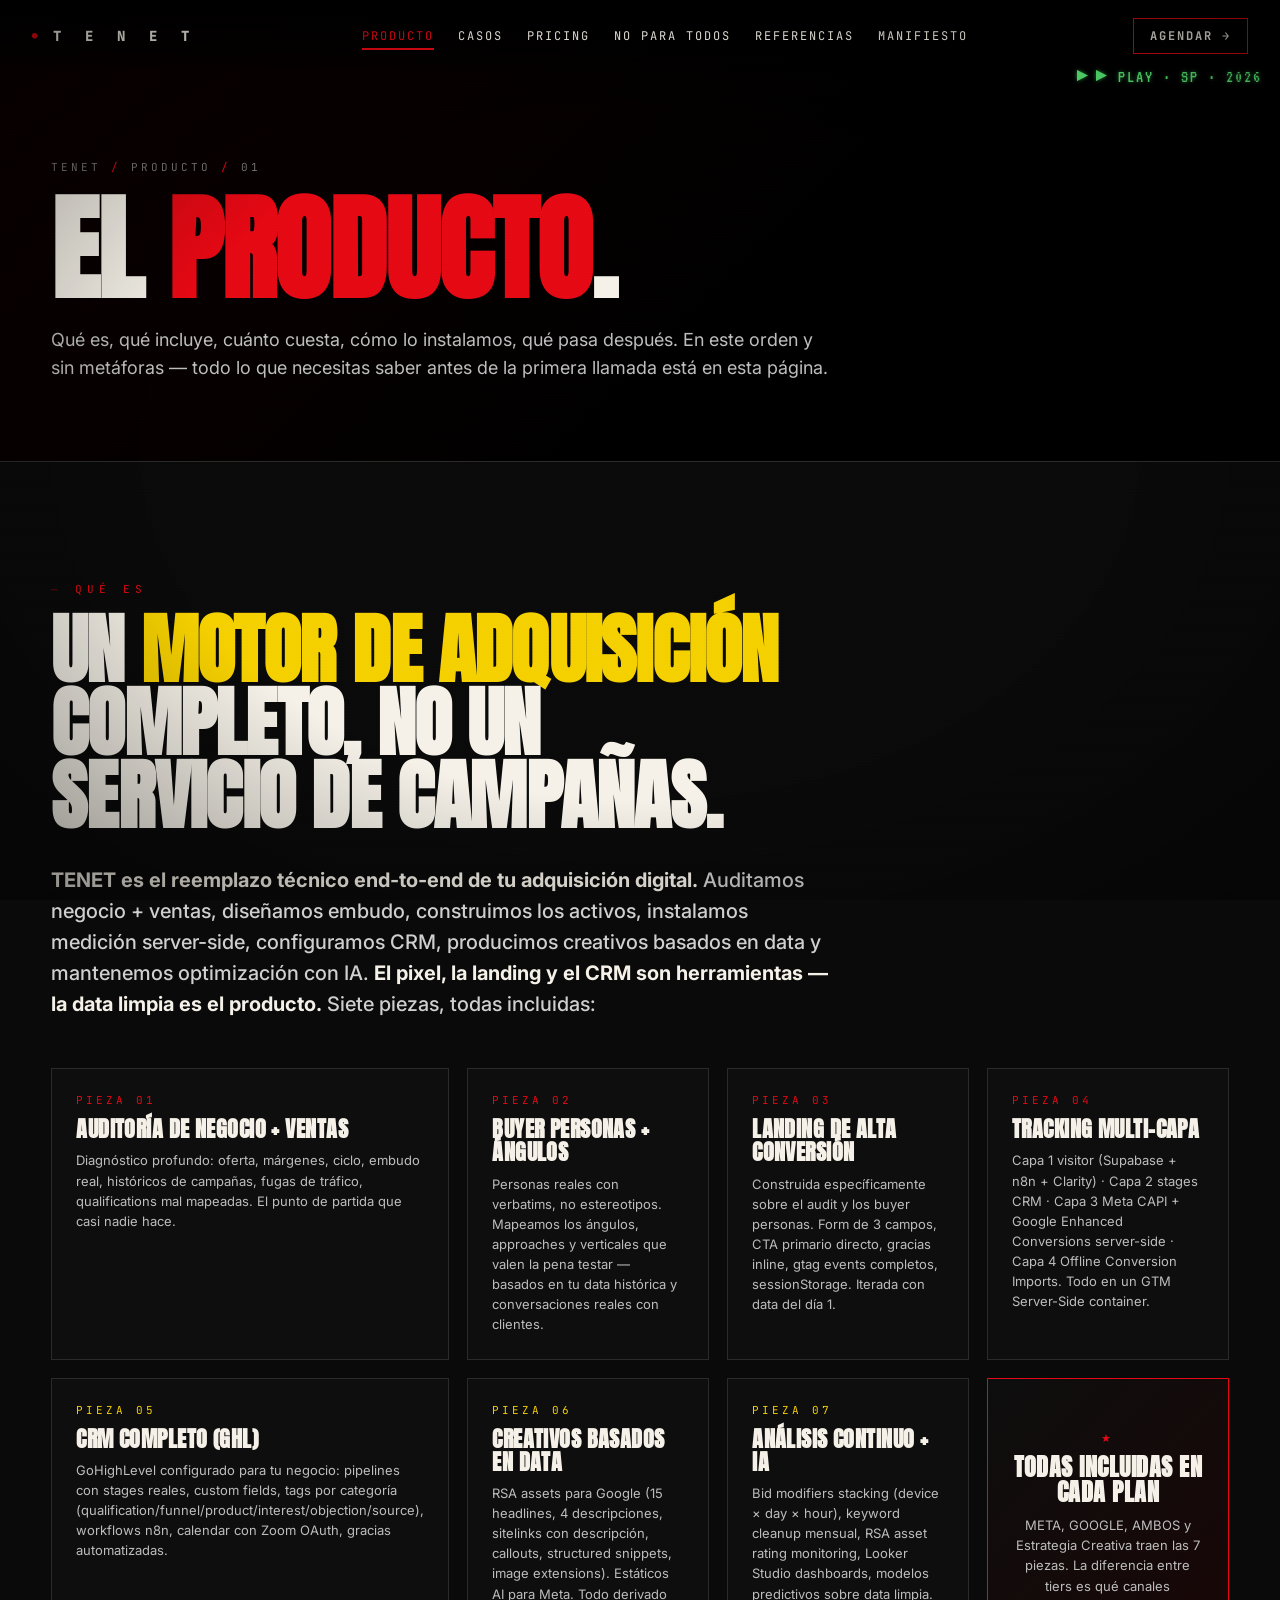
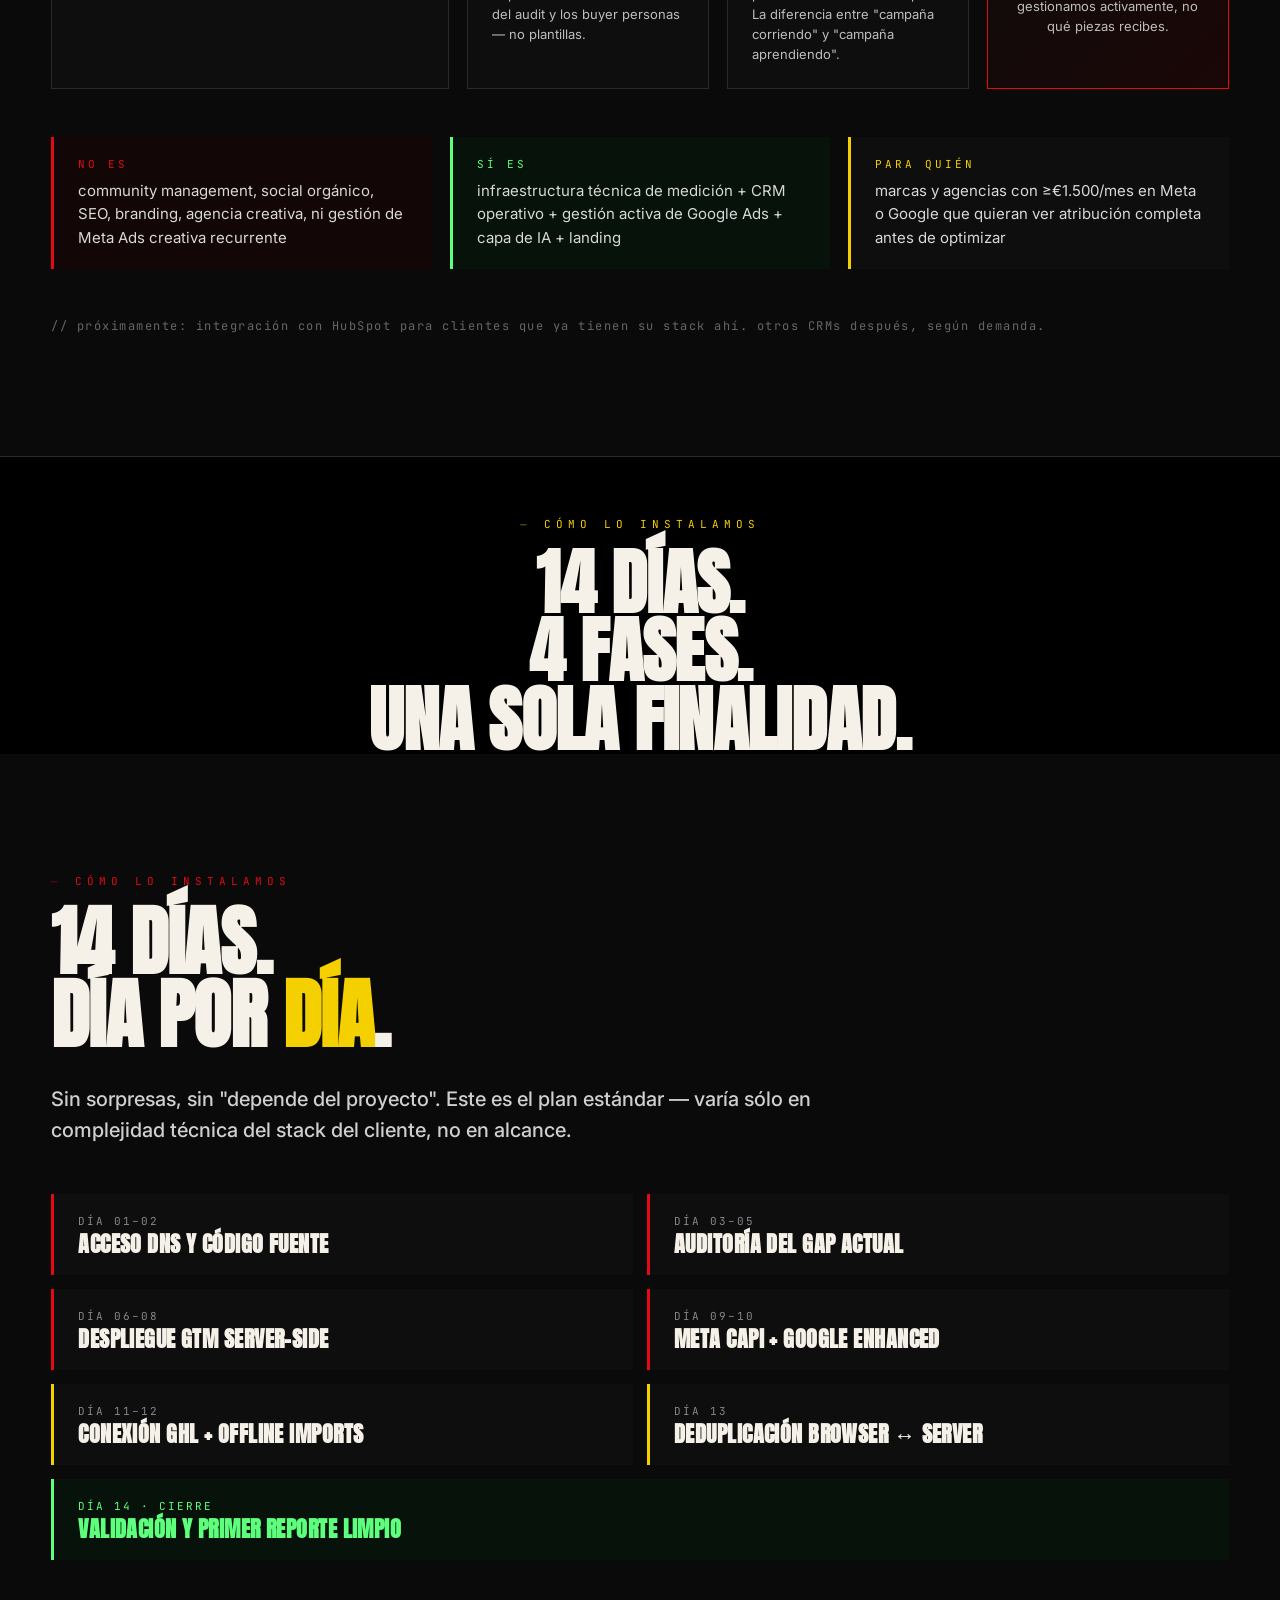
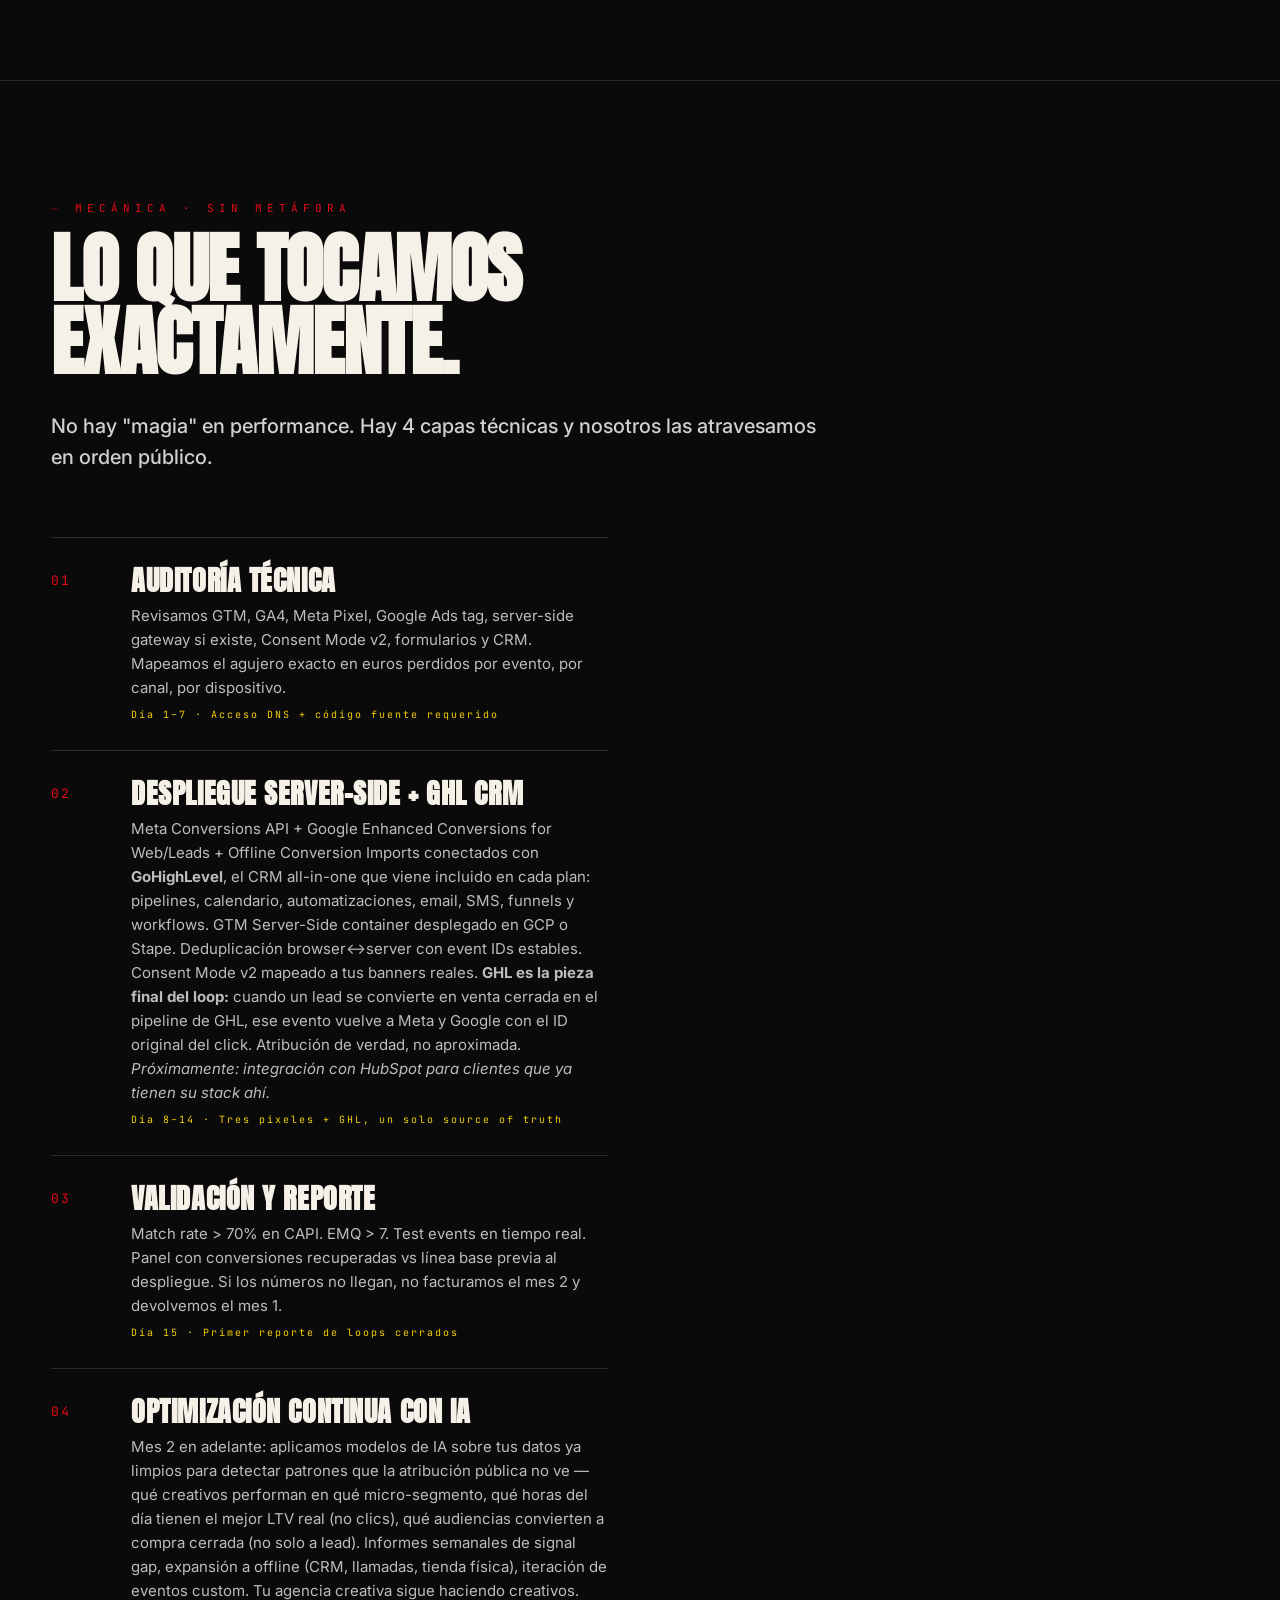
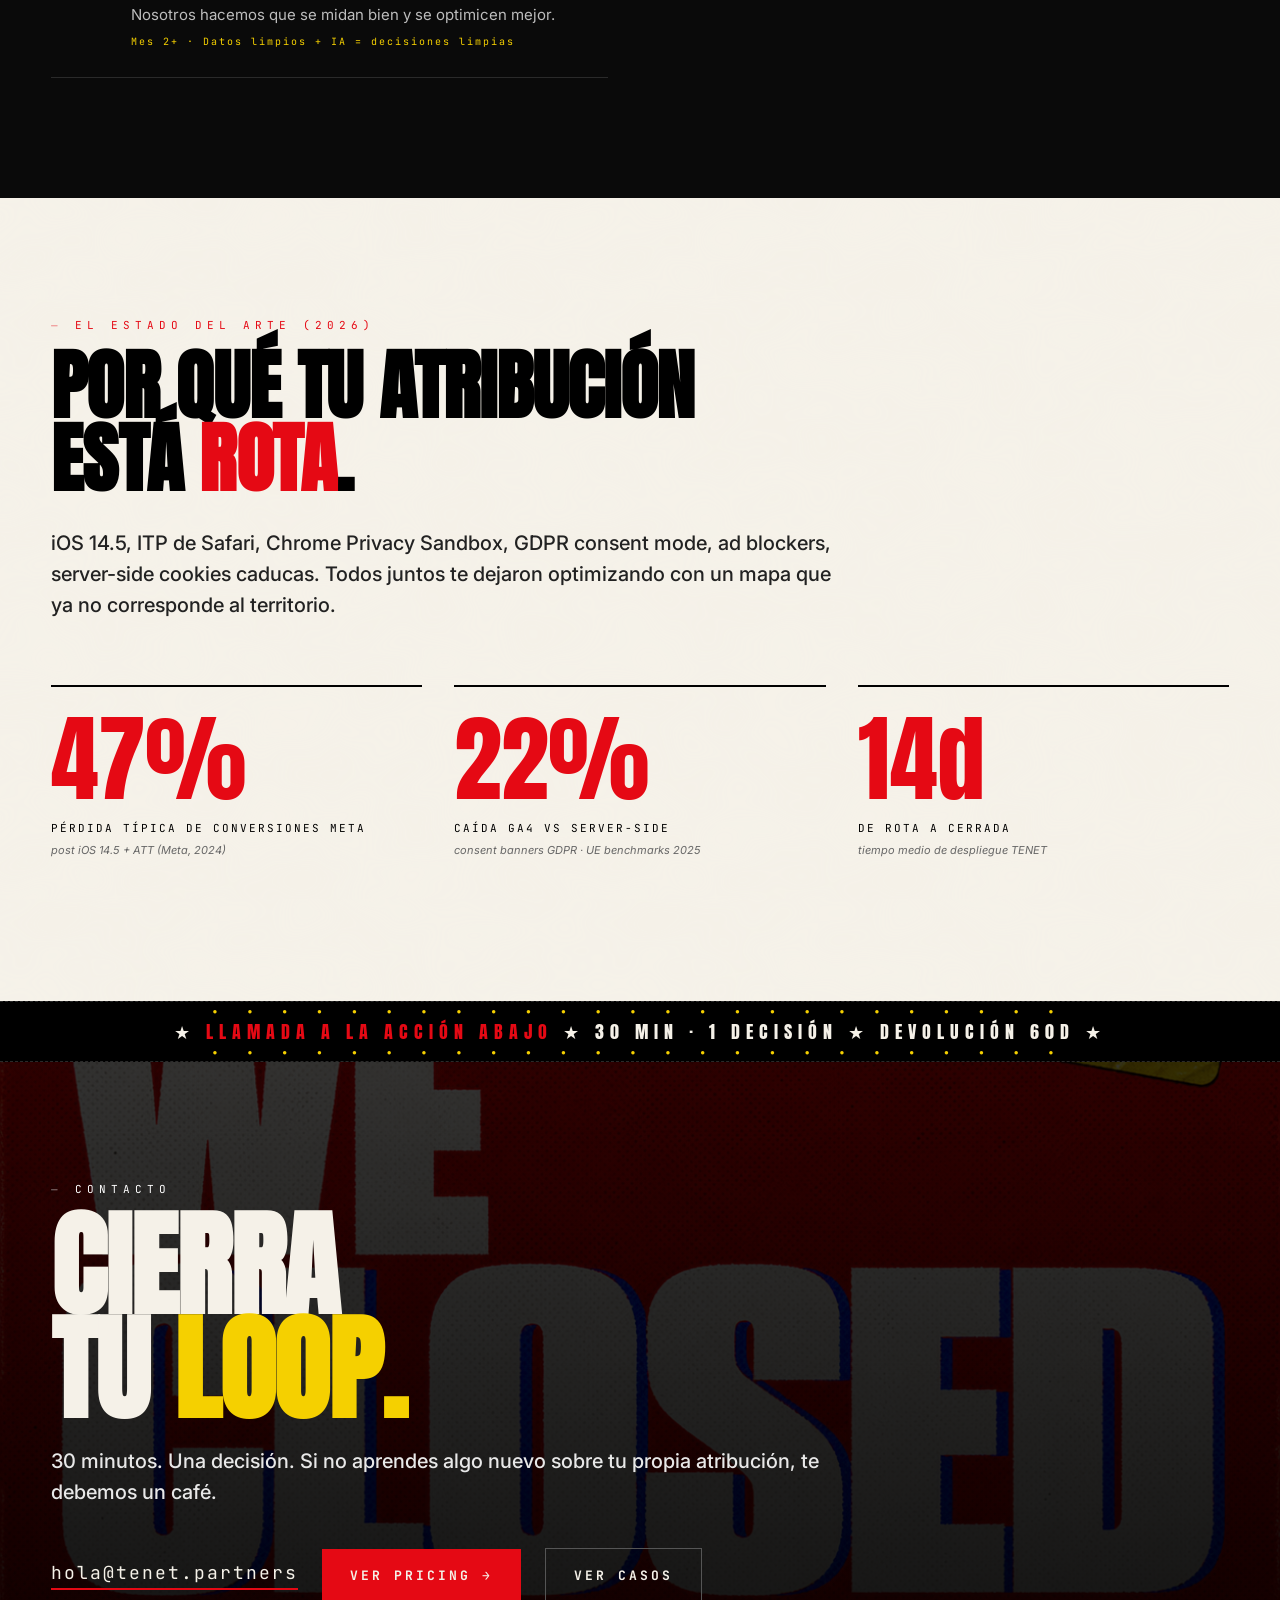
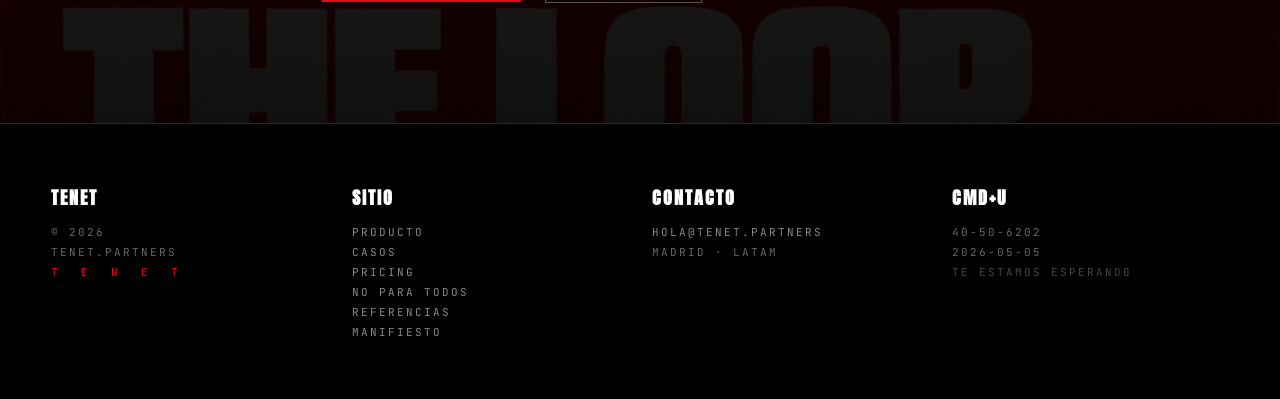
<file: producto.html>
<!doctype html>
<html lang="es">
<head>
<meta charset="utf-8">
<meta name="viewport" content="width=device-width,initial-scale=1">
<title>Producto — TENET</title>
<meta name="description" content="Tres pixeles. Una verdad. Cero cookies. Cómo TENET cierra el loop server-side en 14 días.">
<link rel="icon" type="image/svg+xml" href="assets/favicon.svg">
<link rel="stylesheet" href="assets/site.css">
</head>
<body class="vhs">
<div class="vhs-tag">▶ PLAY · SP · 2026</div>

<nav class="nav">
  <a href="index.html" class="brand">T E N E T</a>
  <ul>
    <li><a href="producto.html" class="current">Producto</a></li>
    <li><a href="casos.html">Casos</a></li>
    <li><a href="pricing.html">Pricing</a></li>
    <li><a href="no-para-todos.html">No para todos</a></li>
    <li><a href="referencias.html">Referencias</a></li>
    <li><a href="manifiesto.html">Manifiesto</a></li>
  </ul>
  <a href="index.html#contacto" class="cta">Agendar →</a>
</nav>

<header class="pagehead">
  <div class="wrap">
    <div class="crumbs">TENET <span>/</span> Producto <span>/</span> 01</div>
    <h1>El <span class="r">producto</span>.</h1>
    <p>Qué es, qué incluye, cuánto cuesta, cómo lo instalamos, qué pasa después. En este orden y sin metáforas — todo lo que necesitas saber antes de la primera llamada está en esta página.</p>
  </div>
</header>

<!-- ─── Qué es el producto ─── -->
<section style="background:#0a0a0a;padding:120px 32px;border-bottom:1px solid var(--line)">
  <div class="wrap">
    <div class="eyebrow">Qué es</div>
    <h2 class="section-title">Un <span class="y">motor de adquisición</span><br>completo, no un<br>servicio de campañas.</h2>
    <p class="lede"><strong style="color:var(--bone)">TENET es el reemplazo técnico end-to-end de tu adquisición digital.</strong> Auditamos negocio + ventas, diseñamos embudo, construimos los activos, instalamos medición server-side, configuramos CRM, producimos creativos basados en data y mantenemos optimización con IA. <strong style="color:var(--bone)">El pixel, la landing y el CRM son herramientas — la data limpia es el producto.</strong> Siete piezas, todas incluidas:</p>

    <div style="display:grid;grid-template-columns:repeat(4,1fr);gap:18px;margin-top:48px">

      <div style="background:#0e0e0e;border:1px solid var(--line);padding:24px;display:flex;flex-direction:column;gap:10px;min-height:260px">
        <div class="mono" style="font-size:11px;color:var(--red);letter-spacing:3px">PIEZA 01</div>
        <h3 style="font-family:'Anton',sans-serif;font-size:22px;text-transform:uppercase;letter-spacing:.02em;line-height:1.05">Auditoría de negocio + ventas</h3>
        <p style="font-size:13px;line-height:1.55;color:#bdbdbd">Diagnóstico profundo: oferta, márgenes, ciclo, embudo real, históricos de campañas, fugas de tráfico, qualifications mal mapeadas. El punto de partida que casi nadie hace.</p>
      </div>

      <div style="background:#0e0e0e;border:1px solid var(--line);padding:24px;display:flex;flex-direction:column;gap:10px;min-height:260px">
        <div class="mono" style="font-size:11px;color:var(--red);letter-spacing:3px">PIEZA 02</div>
        <h3 style="font-family:'Anton',sans-serif;font-size:22px;text-transform:uppercase;letter-spacing:.02em;line-height:1.05">Buyer personas + ángulos</h3>
        <p style="font-size:13px;line-height:1.55;color:#bdbdbd">Personas reales con verbatims, no estereotipos. Mapeamos los ángulos, approaches y verticales que valen la pena testar — basados en tu data histórica y conversaciones reales con clientes.</p>
      </div>

      <div style="background:#0e0e0e;border:1px solid var(--line);padding:24px;display:flex;flex-direction:column;gap:10px;min-height:260px">
        <div class="mono" style="font-size:11px;color:var(--red);letter-spacing:3px">PIEZA 03</div>
        <h3 style="font-family:'Anton',sans-serif;font-size:22px;text-transform:uppercase;letter-spacing:.02em;line-height:1.05">Landing de alta conversión</h3>
        <p style="font-size:13px;line-height:1.55;color:#bdbdbd">Construida específicamente sobre el audit y los buyer personas. Form de 3 campos, CTA primario directo, gracias inline, gtag events completos, sessionStorage. Iterada con data del día 1.</p>
      </div>

      <div style="background:#0e0e0e;border:1px solid var(--line);padding:24px;display:flex;flex-direction:column;gap:10px;min-height:260px">
        <div class="mono" style="font-size:11px;color:var(--red);letter-spacing:3px">PIEZA 04</div>
        <h3 style="font-family:'Anton',sans-serif;font-size:22px;text-transform:uppercase;letter-spacing:.02em;line-height:1.05">Tracking multi-capa</h3>
        <p style="font-size:13px;line-height:1.55;color:#bdbdbd">Capa 1 visitor (Supabase + n8n + Clarity) · Capa 2 stages CRM · Capa 3 Meta CAPI + Google Enhanced Conversions server-side · Capa 4 Offline Conversion Imports. Todo en un GTM Server-Side container.</p>
      </div>

      <div style="background:#0e0e0e;border:1px solid var(--line);padding:24px;display:flex;flex-direction:column;gap:10px;min-height:260px">
        <div class="mono" style="font-size:11px;color:var(--yellow);letter-spacing:3px">PIEZA 05</div>
        <h3 style="font-family:'Anton',sans-serif;font-size:22px;text-transform:uppercase;letter-spacing:.02em;line-height:1.05">CRM completo (GHL)</h3>
        <p style="font-size:13px;line-height:1.55;color:#bdbdbd">GoHighLevel configurado para tu negocio: pipelines con stages reales, custom fields, tags por categoría (qualification/funnel/product/interest/objection/source), workflows n8n, calendar con Zoom OAuth, gracias automatizadas.</p>
      </div>

      <div style="background:#0e0e0e;border:1px solid var(--line);padding:24px;display:flex;flex-direction:column;gap:10px;min-height:260px">
        <div class="mono" style="font-size:11px;color:var(--yellow);letter-spacing:3px">PIEZA 06</div>
        <h3 style="font-family:'Anton',sans-serif;font-size:22px;text-transform:uppercase;letter-spacing:.02em;line-height:1.05">Creativos basados en data</h3>
        <p style="font-size:13px;line-height:1.55;color:#bdbdbd">RSA assets para Google (15 headlines, 4 descripciones, sitelinks con descripción, callouts, structured snippets, image extensions). Estáticos AI para Meta. Todo derivado del audit y los buyer personas — no plantillas.</p>
      </div>

      <div style="background:#0e0e0e;border:1px solid var(--line);padding:24px;display:flex;flex-direction:column;gap:10px;min-height:260px">
        <div class="mono" style="font-size:11px;color:var(--yellow);letter-spacing:3px">PIEZA 07</div>
        <h3 style="font-family:'Anton',sans-serif;font-size:22px;text-transform:uppercase;letter-spacing:.02em;line-height:1.05">Análisis continuo + IA</h3>
        <p style="font-size:13px;line-height:1.55;color:#bdbdbd">Bid modifiers stacking (device × day × hour), keyword cleanup mensual, RSA asset rating monitoring, Looker Studio dashboards, modelos predictivos sobre data limpia. La diferencia entre "campaña corriendo" y "campaña aprendiendo".</p>
      </div>

      <div style="background:linear-gradient(135deg,#0e0e0e,#1a0606);border:1px solid var(--red);padding:24px;display:flex;flex-direction:column;gap:10px;min-height:260px;justify-content:center;align-items:center;text-align:center">
        <div class="mono" style="font-size:11px;color:var(--red);letter-spacing:3px">★</div>
        <h3 style="font-family:'Anton',sans-serif;font-size:24px;text-transform:uppercase;letter-spacing:.02em;line-height:1.05;color:var(--bone)">Todas incluidas en cada plan</h3>
        <p style="font-size:13px;line-height:1.55;color:#bdbdbd">META, GOOGLE, AMBOS y Estrategia Creativa traen las 7 piezas. La diferencia entre tiers es qué canales gestionamos activamente, no qué piezas recibes.</p>
      </div>

    </div>

    <div style="display:grid;grid-template-columns:1fr 1fr 1fr;gap:18px;margin-top:48px">
      <div style="background:#120606;border-left:3px solid var(--red);padding:20px 24px">
        <div class="mono" style="font-size:11px;color:var(--red);letter-spacing:3px;text-transform:uppercase">No es</div>
        <p style="font-size:15px;line-height:1.55;color:#d8d8d8;margin-top:8px">community management, social orgánico, SEO, branding, agencia creativa, ni gestión de Meta Ads creativa recurrente</p>
      </div>
      <div style="background:#06120a;border-left:3px solid var(--green);padding:20px 24px">
        <div class="mono" style="font-size:11px;color:var(--green);letter-spacing:3px;text-transform:uppercase">Sí es</div>
        <p style="font-size:15px;line-height:1.55;color:#d8d8d8;margin-top:8px">infraestructura técnica de medición + CRM operativo + gestión activa de Google Ads + capa de IA + landing</p>
      </div>
      <div style="background:#0e0e0e;border-left:3px solid var(--yellow);padding:20px 24px">
        <div class="mono" style="font-size:11px;color:var(--yellow);letter-spacing:3px;text-transform:uppercase">Para quién</div>
        <p style="font-size:15px;line-height:1.55;color:#d8d8d8;margin-top:8px">marcas y agencias con ≥€1.500/mes en Meta o Google que quieran ver atribución completa antes de optimizar</p>
      </div>
    </div>

    <p class="mono" style="font-size:12px;color:#666;margin-top:48px;letter-spacing:1.5px;line-height:1.6">// próximamente: integración con HubSpot para clientes que ya tienen su stack ahí. otros CRMs después, según demanda.</p>
  </div>
</section>

<!-- ─── Cómo lo instalamos · sub-header ─── -->
<section style="background:#000;padding:60px 32px 0;text-align:center">
  <div class="wrap">
    <div class="eyebrow" style="color:var(--yellow)">Cómo lo instalamos</div>
    <h2 class="section-title" style="font-size:clamp(40px,6vw,72px);margin-bottom:0">14 días.<br>4 fases.<br>Una sola finalidad.</h2>
  </div>
</section>

<!-- Timeline 14 días -->
<section style="background:#0a0a0a;padding:120px 32px;border-bottom:1px solid var(--line)">
  <div class="wrap">
    <div class="eyebrow">Cómo lo instalamos</div>
    <h2 class="section-title">14 días.<br>Día por <span class="y">día</span>.</h2>
    <p class="lede">Sin sorpresas, sin "depende del proyecto". Este es el plan estándar — varía sólo en complejidad técnica del stack del cliente, no en alcance.</p>

    <div style="display:grid;grid-template-columns:repeat(2,1fr);gap:14px;margin-top:48px">
      <div style="background:#0e0e0e;border-left:3px solid var(--red);padding:20px 24px;display:flex;justify-content:space-between;align-items:center;gap:16px">
        <div>
          <div class="mono" style="font-size:11px;color:#888;letter-spacing:2px">DÍA 01–02</div>
          <h3 style="font-family:'Anton',sans-serif;font-size:22px;text-transform:uppercase;letter-spacing:.02em;line-height:1.05;margin-top:4px">Acceso DNS y código fuente</h3>
        </div>
      </div>
      <div style="background:#0e0e0e;border-left:3px solid var(--red);padding:20px 24px;display:flex;justify-content:space-between;align-items:center;gap:16px">
        <div>
          <div class="mono" style="font-size:11px;color:#888;letter-spacing:2px">DÍA 03–05</div>
          <h3 style="font-family:'Anton',sans-serif;font-size:22px;text-transform:uppercase;letter-spacing:.02em;line-height:1.05;margin-top:4px">Auditoría del gap actual</h3>
        </div>
      </div>
      <div style="background:#0e0e0e;border-left:3px solid var(--red);padding:20px 24px;display:flex;justify-content:space-between;align-items:center;gap:16px">
        <div>
          <div class="mono" style="font-size:11px;color:#888;letter-spacing:2px">DÍA 06–08</div>
          <h3 style="font-family:'Anton',sans-serif;font-size:22px;text-transform:uppercase;letter-spacing:.02em;line-height:1.05;margin-top:4px">Despliegue GTM Server-Side</h3>
        </div>
      </div>
      <div style="background:#0e0e0e;border-left:3px solid var(--red);padding:20px 24px;display:flex;justify-content:space-between;align-items:center;gap:16px">
        <div>
          <div class="mono" style="font-size:11px;color:#888;letter-spacing:2px">DÍA 09–10</div>
          <h3 style="font-family:'Anton',sans-serif;font-size:22px;text-transform:uppercase;letter-spacing:.02em;line-height:1.05;margin-top:4px">Meta CAPI + Google Enhanced</h3>
        </div>
      </div>
      <div style="background:#0e0e0e;border-left:3px solid var(--yellow);padding:20px 24px;display:flex;justify-content:space-between;align-items:center;gap:16px">
        <div>
          <div class="mono" style="font-size:11px;color:#888;letter-spacing:2px">DÍA 11–12</div>
          <h3 style="font-family:'Anton',sans-serif;font-size:22px;text-transform:uppercase;letter-spacing:.02em;line-height:1.05;margin-top:4px">Conexión GHL + Offline Imports</h3>
        </div>
      </div>
      <div style="background:#0e0e0e;border-left:3px solid var(--yellow);padding:20px 24px;display:flex;justify-content:space-between;align-items:center;gap:16px">
        <div>
          <div class="mono" style="font-size:11px;color:#888;letter-spacing:2px">DÍA 13</div>
          <h3 style="font-family:'Anton',sans-serif;font-size:22px;text-transform:uppercase;letter-spacing:.02em;line-height:1.05;margin-top:4px">Deduplicación browser ↔ server</h3>
        </div>
      </div>
      <div style="background:#06120a;border-left:3px solid var(--green);padding:20px 24px;display:flex;justify-content:space-between;align-items:center;gap:16px;grid-column:span 2">
        <div>
          <div class="mono" style="font-size:11px;color:var(--green);letter-spacing:2px">DÍA 14 · CIERRE</div>
          <h3 style="font-family:'Anton',sans-serif;font-size:22px;text-transform:uppercase;letter-spacing:.02em;line-height:1.05;margin-top:4px;color:var(--green)">Validación y primer reporte limpio</h3>
        </div>
      </div>
    </div>
  </div>
</section>

<!-- mechanic detail -->
<section class="product">
  <div class="wrap">
    <div class="eyebrow">Mecánica · sin metáfora</div>
    <h2 class="section-title">Lo que tocamos<br>exactamente.</h2>
    <p class="lede">No hay "magia" en performance. Hay 4 capas técnicas y nosotros las atravesamos en orden público.</p>

    <div class="grid">
      <div class="steps">
        <div class="step">
          <div class="num">01</div>
          <div>
            <h3>Auditoría técnica</h3>
            <p>Revisamos GTM, GA4, Meta Pixel, Google Ads tag, server-side gateway si existe, Consent Mode v2, formularios y CRM. Mapeamos el agujero exacto en euros perdidos por evento, por canal, por dispositivo.</p>
            <span class="tag">Día 1–7 · Acceso DNS + código fuente requerido</span>
          </div>
        </div>
        <div class="step">
          <div class="num">02</div>
          <div>
            <h3>Despliegue server-side + GHL CRM</h3>
            <p>Meta Conversions API + Google Enhanced Conversions for Web/Leads + Offline Conversion Imports conectados con <strong>GoHighLevel</strong>, el CRM all-in-one que viene incluido en cada plan: pipelines, calendario, automatizaciones, email, SMS, funnels y workflows. GTM Server-Side container desplegado en GCP o Stape. Deduplicación browser↔server con event IDs estables. Consent Mode v2 mapeado a tus banners reales. <strong>GHL es la pieza final del loop:</strong> cuando un lead se convierte en venta cerrada en el pipeline de GHL, ese evento vuelve a Meta y Google con el ID original del click. Atribución de verdad, no aproximada. <em>Próximamente: integración con HubSpot para clientes que ya tienen su stack ahí.</em></p>
            <span class="tag">Día 8–14 · Tres pixeles + GHL, un solo source of truth</span>
          </div>
        </div>
        <div class="step">
          <div class="num">03</div>
          <div>
            <h3>Validación y reporte</h3>
            <p>Match rate &gt; 70% en CAPI. EMQ &gt; 7. Test events en tiempo real. Panel con conversiones recuperadas vs línea base previa al despliegue. Si los números no llegan, no facturamos el mes 2 y devolvemos el mes 1.</p>
            <span class="tag">Día 15 · Primer reporte de loops cerrados</span>
          </div>
        </div>
        <div class="step">
          <div class="num">04</div>
          <div>
            <h3>Optimización continua con IA</h3>
            <p>Mes 2 en adelante: aplicamos modelos de IA sobre tus datos ya limpios para detectar patrones que la atribución pública no ve — qué creativos performan en qué micro-segmento, qué horas del día tienen el mejor LTV real (no clics), qué audiencias convierten a compra cerrada (no solo a lead). Informes semanales de signal gap, expansión a offline (CRM, llamadas, tienda física), iteración de eventos custom. Tu agencia creativa sigue haciendo creativos. Nosotros hacemos que se midan bien y se optimicen mejor.</p>
            <span class="tag">Mes 2+ · Datos limpios + IA = decisiones limpias</span>
          </div>
        </div>
      </div>

    </div>
  </div>
</section>

<!-- problem (riso) -->
<section class="problem">
  <div class="wrap">
    <div class="eyebrow">El estado del arte (2026)</div>
    <h2 class="section-title">Por qué tu atribución<br>está <span class="r">rota</span>.</h2>
    <p class="lede">iOS 14.5, ITP de Safari, Chrome Privacy Sandbox, GDPR consent mode, ad blockers, server-side cookies caducas. Todos juntos te dejaron optimizando con un mapa que ya no corresponde al territorio.</p>
    <div class="numbers">
      <div class="n">
        <div class="big">47%</div>
        <div class="lab">Pérdida típica de conversiones Meta</div>
        <div class="src">post iOS 14.5 + ATT (Meta, 2024)</div>
      </div>
      <div class="n">
        <div class="big">22%</div>
        <div class="lab">Caída GA4 vs server-side</div>
        <div class="src">consent banners GDPR · UE benchmarks 2025</div>
      </div>
      <div class="n">
        <div class="big">14d</div>
        <div class="lab">De rota a cerrada</div>
        <div class="src">tiempo medio de despliegue TENET</div>
      </div>
    </div>
  </div>
</section>

<div class="marquee">
  ★  <span class="red">LLAMADA A LA ACCIÓN ABAJO</span>  ★  30 MIN · 1 DECISIÓN  ★  DEVOLUCIÓN 60d  ★
</div>

<section class="contact">
  <div class="wrap">
    <div class="eyebrow" style="color:#fff">Contacto</div>
    <h2>Cierra<br>tu <span class="y">loop.</span></h2>
    <p class="lede" style="color:#e8e8e8;margin-top:24px">30 minutos. Una decisión. Si no aprendes algo nuevo sobre tu propia atribución, te debemos un café.</p>
    <div class="row">
      <a href="mailto:hola@tenet.partners" class="mail">hola@tenet.partners</a>
      <a href="pricing.html" class="btn red">Ver pricing →</a>
      <a href="casos.html" class="btn ghost">Ver casos</a>
    </div>
  </div>
</section>

<footer>
  <div class="wrap">
    <div class="col"><h4>TENET</h4><div>© 2026</div><div>tenet.partners</div><div class="palindrome">T E N E T</div></div>
    <div class="col"><h4>Sitio</h4><div><a href="producto.html">Producto</a></div><div><a href="casos.html">Casos</a></div><div><a href="pricing.html">Pricing</a></div><div><a href="no-para-todos.html">No para todos</a></div><div><a href="referencias.html">Referencias</a></div><div><a href="manifiesto.html">Manifiesto</a></div></div>
    <div class="col"><h4>Contacto</h4><div><a href="mailto:hola@tenet.partners">hola@tenet.partners</a></div><div>Madrid · LATAM</div></div>
    <div class="col"><h4>Cmd+U</h4><div>40-50-6202</div><div>2026-05-05</div><div style="color:#444">te estamos esperando</div></div>
  </div>
</footer>


<script src="assets/site.js"></script>
</body>
</html>
</file>
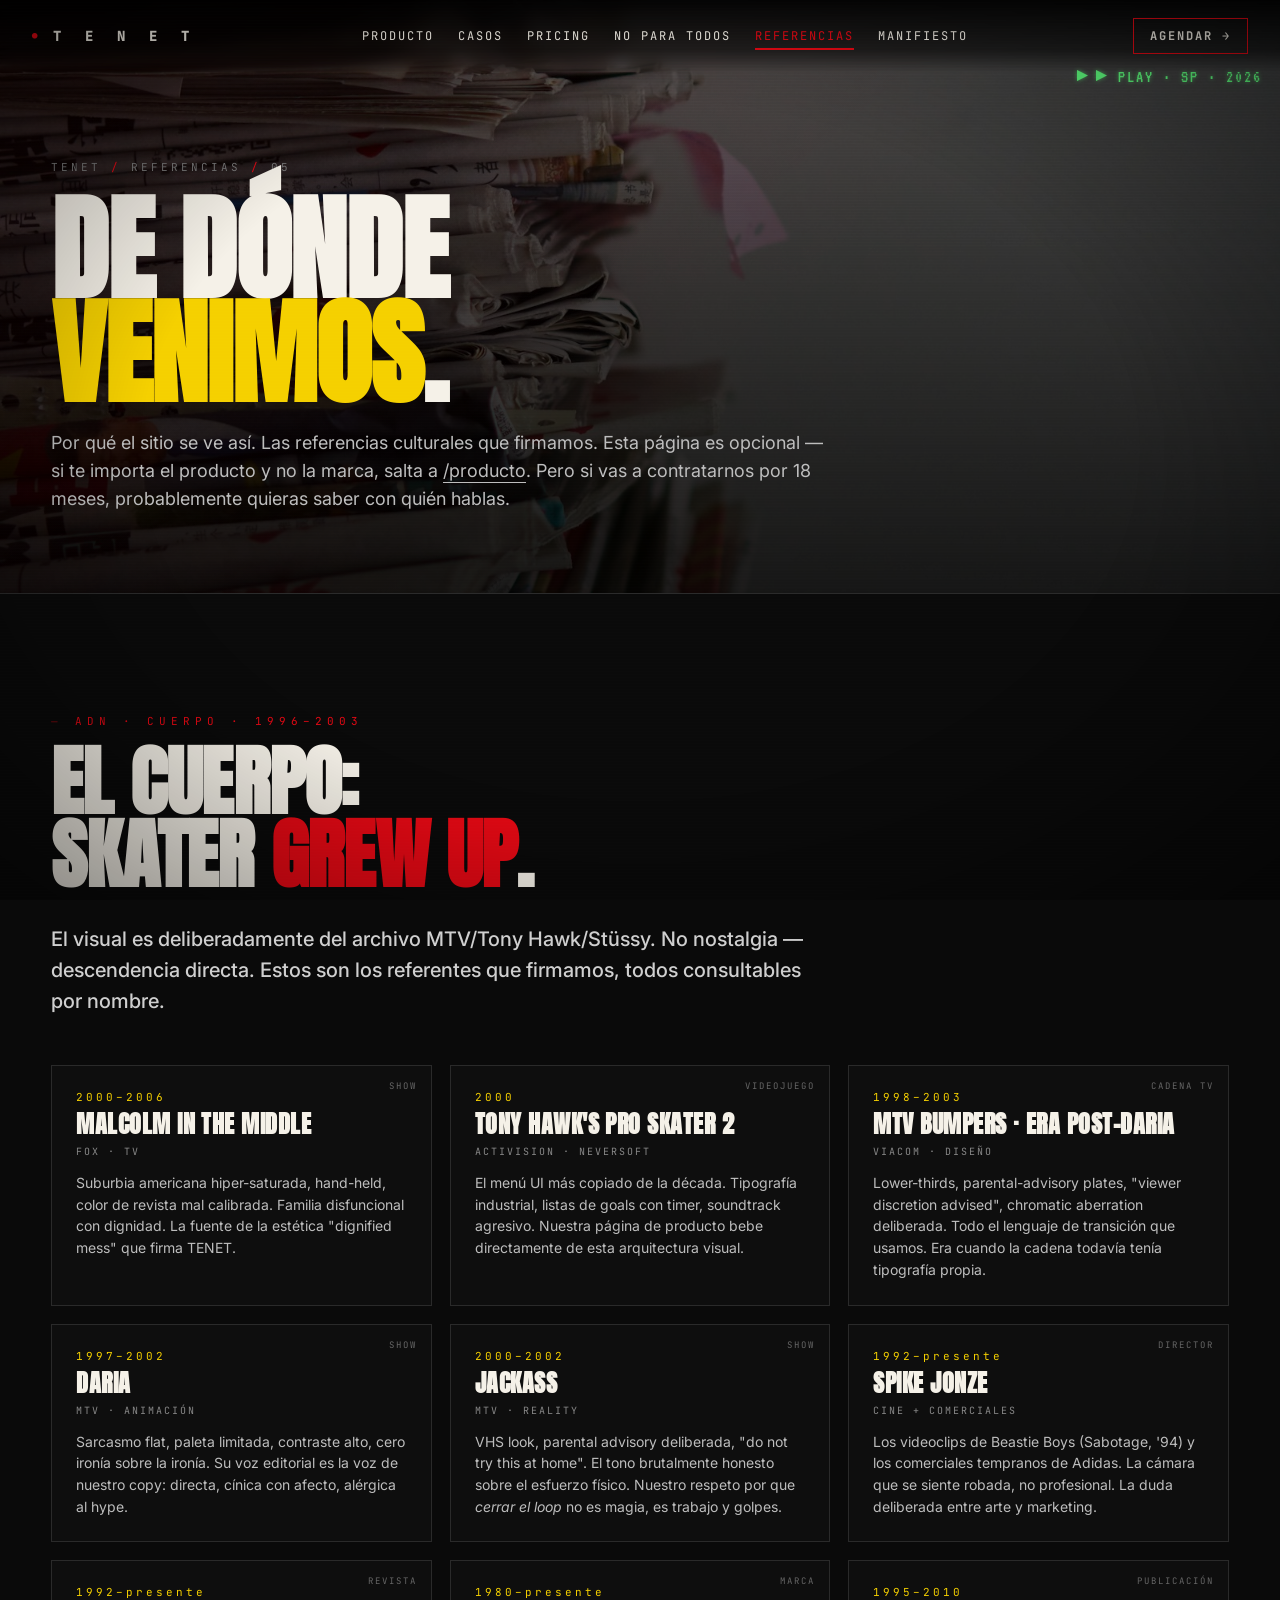
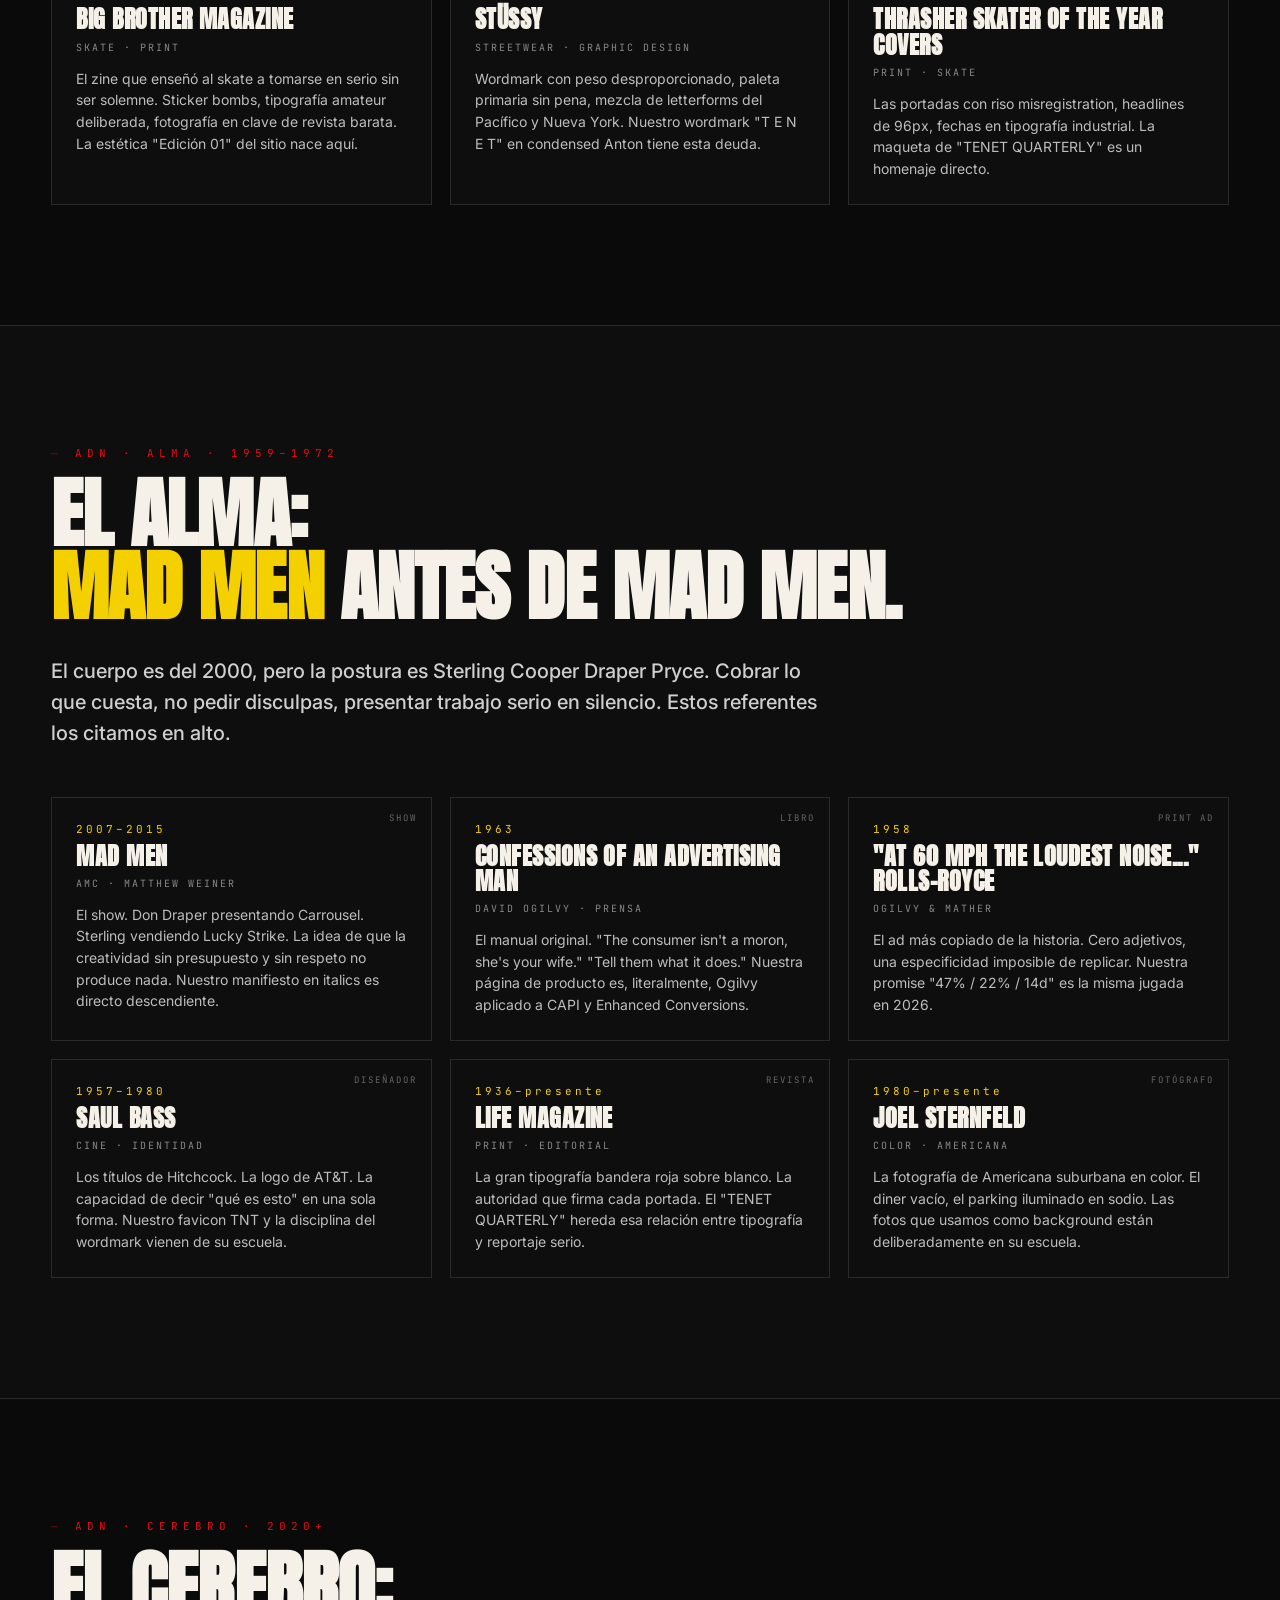
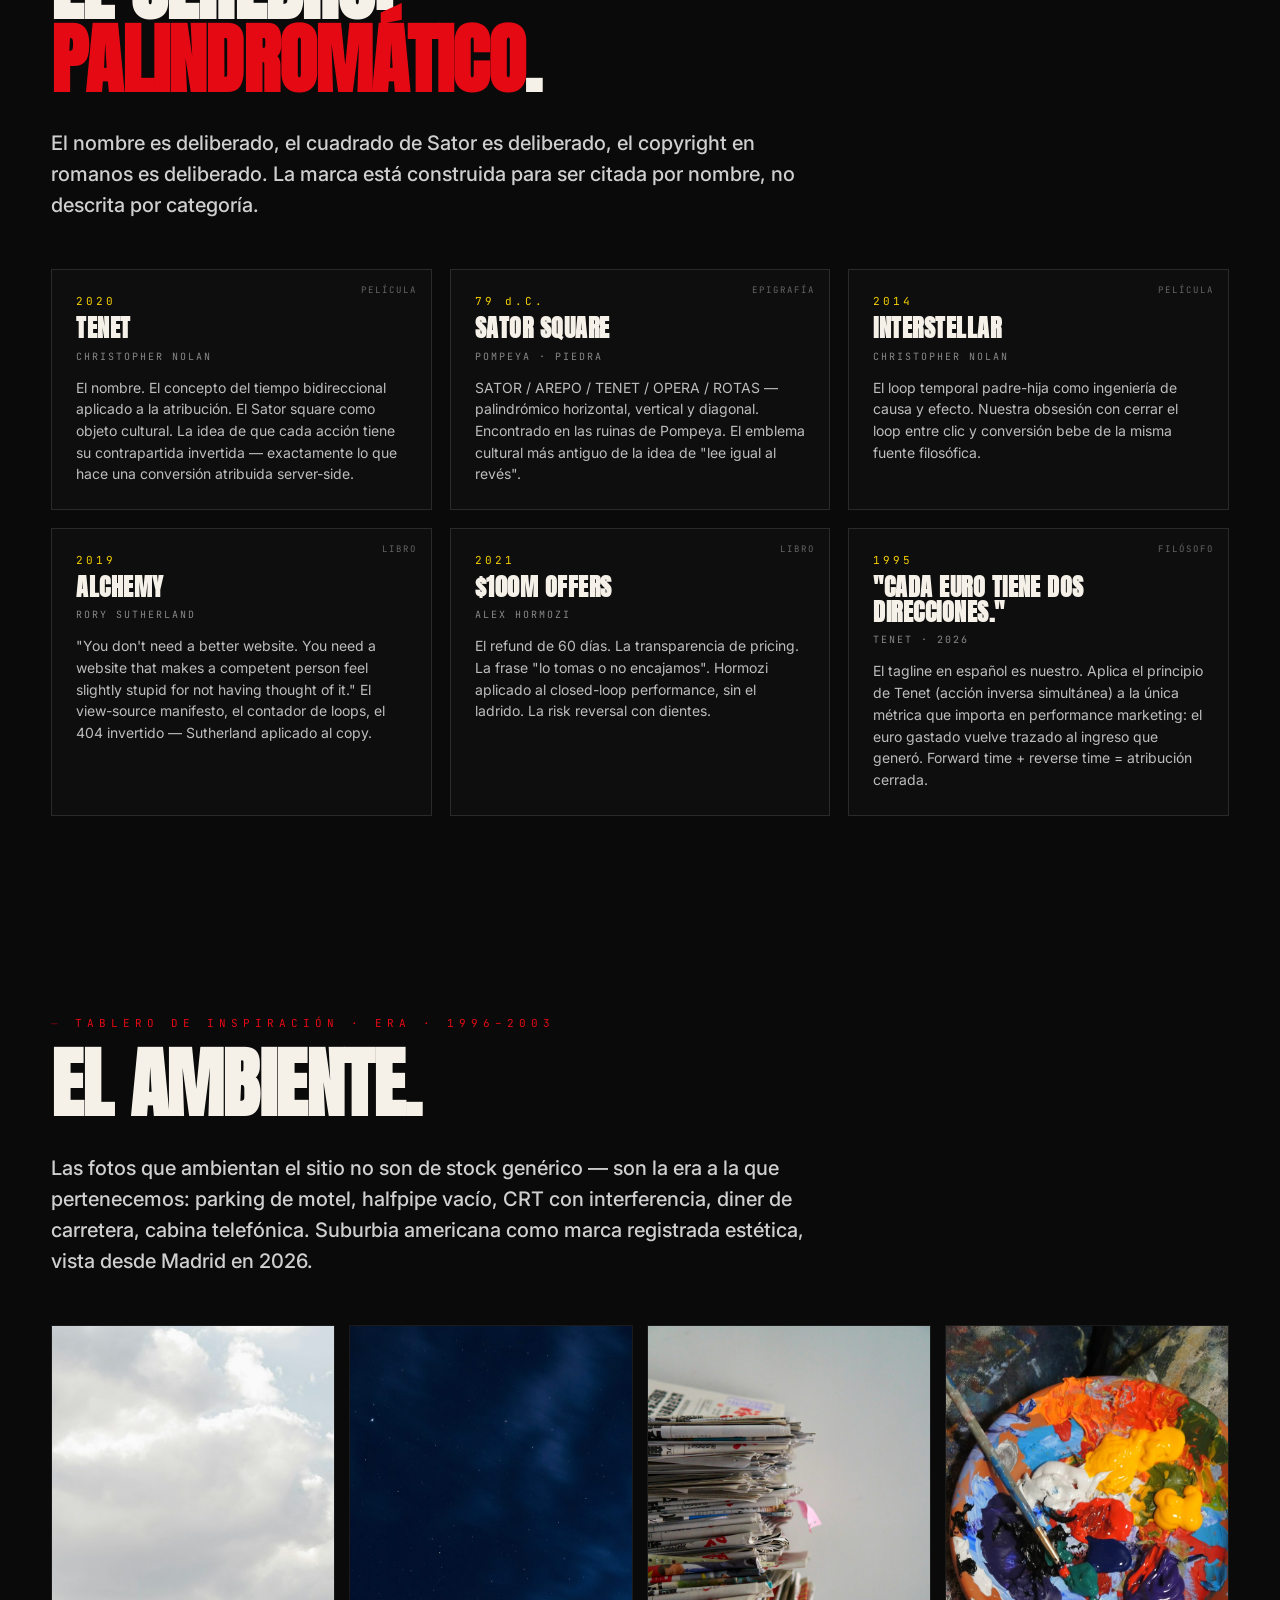
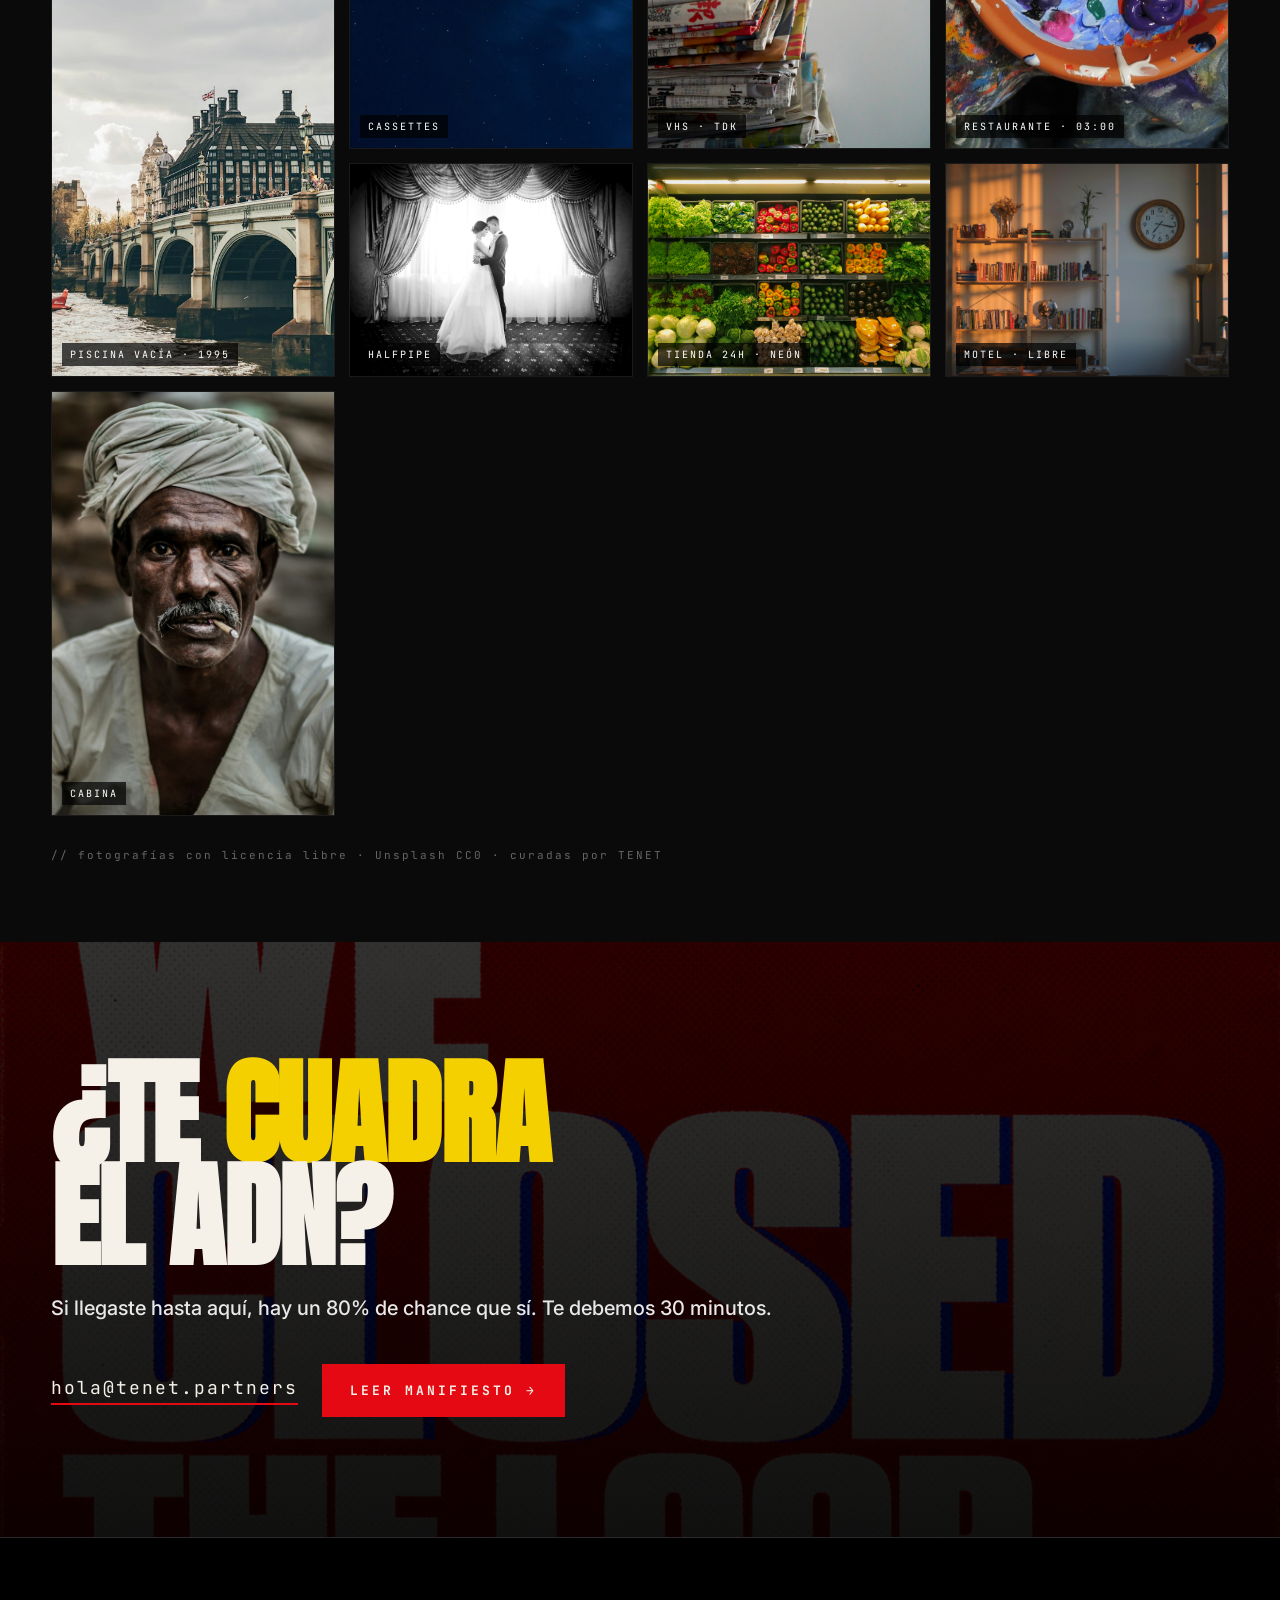
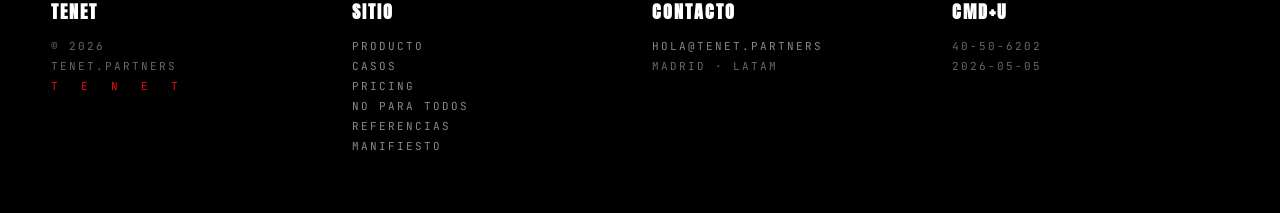
<file: referencias.html>
<!doctype html>
<html lang="es">
<head>
<meta charset="utf-8">
<meta name="viewport" content="width=device-width,initial-scale=1">
<title>Referencias culturales — TENET</title>
<meta name="description" content="ADN del proyecto. De dónde venimos sin disculpas. MTV, Tony Hawk, Mad Men, Nolan, Sterling Cooper, Spike Jonze.">
<link rel="icon" type="image/svg+xml" href="assets/favicon.svg">
<link rel="stylesheet" href="assets/site.css">
</head>
<body class="vhs">
<div class="vhs-tag">▶ PLAY · SP · 2026</div>

<nav class="nav">
  <a href="index.html" class="brand">T E N E T</a>
  <ul>
    <li><a href="producto.html">Producto</a></li>
    <li><a href="casos.html">Casos</a></li>
    <li><a href="pricing.html">Pricing</a></li>
    <li><a href="no-para-todos.html">No para todos</a></li>
    <li><a href="referencias.html" class="current">Referencias</a></li>
    <li><a href="manifiesto.html">Manifiesto</a></li>
  </ul>
  <a href="index.html#contacto" class="cta">Agendar →</a>
</nav>

<header class="pagehead" style="background-image:linear-gradient(rgba(0,0,0,.62),rgba(0,0,0,.88)),url('assets/img/vhs-stack.jpg');background-size:cover;background-position:center">
  <div class="wrap">
    <div class="crumbs">TENET <span>/</span> Referencias <span>/</span> 05</div>
    <h1>De dónde<br><span class="y">venimos</span>.</h1>
    <p>Por qué el sitio se ve así. Las referencias culturales que firmamos. Esta página es opcional — si te importa el producto y no la marca, salta a <a class="link" href="producto.html">/producto</a>. Pero si vas a contratarnos por 18 meses, probablemente quieras saber con quién hablas.</p>
  </div>
</header>

<!-- ADN grid · ERA 1 · CUERPO -->
<section class="dna">
  <div class="wrap">
    <div class="eyebrow">ADN · CUERPO · 1996–2003</div>
    <h2 class="section-title">El cuerpo:<br>skater <span class="r">grew up</span>.</h2>
    <p class="lede">El visual es deliberadamente del archivo MTV/Tony Hawk/Stüssy. No nostalgia — descendencia directa. Estos son los referentes que firmamos, todos consultables por nombre.</p>

    <div class="grid">

      <div class="ref"><span class="tag">SHOW</span><span class="yr">2000–2006</span><h3>Malcolm in the Middle</h3><span class="med">FOX · TV</span><p>Suburbia americana hiper-saturada, hand-held, color de revista mal calibrada. Familia disfuncional con dignidad. La fuente de la estética "dignified mess" que firma TENET.</p></div>

      <div class="ref"><span class="tag">VIDEOJUEGO</span><span class="yr">2000</span><h3>Tony Hawk's Pro Skater 2</h3><span class="med">Activision · Neversoft</span><p>El menú UI más copiado de la década. Tipografía industrial, listas de goals con timer, soundtrack agresivo. Nuestra página de producto bebe directamente de esta arquitectura visual.</p></div>

      <div class="ref"><span class="tag">CADENA TV</span><span class="yr">1998–2003</span><h3>MTV bumpers · era post-Daria</h3><span class="med">Viacom · diseño</span><p>Lower-thirds, parental-advisory plates, "viewer discretion advised", chromatic aberration deliberada. Todo el lenguaje de transición que usamos. Era cuando la cadena todavía tenía tipografía propia.</p></div>

      <div class="ref"><span class="tag">SHOW</span><span class="yr">1997–2002</span><h3>Daria</h3><span class="med">MTV · animación</span><p>Sarcasmo flat, paleta limitada, contraste alto, cero ironía sobre la ironía. Su voz editorial es la voz de nuestro copy: directa, cínica con afecto, alérgica al hype.</p></div>

      <div class="ref"><span class="tag">SHOW</span><span class="yr">2000–2002</span><h3>Jackass</h3><span class="med">MTV · reality</span><p>VHS look, parental advisory deliberada, "do not try this at home". El tono brutalmente honesto sobre el esfuerzo físico. Nuestro respeto por que <em>cerrar el loop</em> no es magia, es trabajo y golpes.</p></div>

      <div class="ref"><span class="tag">DIRECTOR</span><span class="yr">1992–presente</span><h3>Spike Jonze</h3><span class="med">cine + comerciales</span><p>Los videoclips de Beastie Boys (Sabotage, '94) y los comerciales tempranos de Adidas. La cámara que se siente robada, no profesional. La duda deliberada entre arte y marketing.</p></div>

      <div class="ref"><span class="tag">REVISTA</span><span class="yr">1992–presente</span><h3>Big Brother Magazine</h3><span class="med">skate · print</span><p>El zine que enseñó al skate a tomarse en serio sin ser solemne. Sticker bombs, tipografía amateur deliberada, fotografía en clave de revista barata. La estética "Edición 01" del sitio nace aquí.</p></div>

      <div class="ref"><span class="tag">MARCA</span><span class="yr">1980–presente</span><h3>Stüssy</h3><span class="med">streetwear · graphic design</span><p>Wordmark con peso desproporcionado, paleta primaria sin pena, mezcla de letterforms del Pacífico y Nueva York. Nuestro wordmark "T E N E T" en condensed Anton tiene esta deuda.</p></div>

      <div class="ref"><span class="tag">PUBLICACIÓN</span><span class="yr">1995–2010</span><h3>Thrasher Skater of the Year covers</h3><span class="med">print · skate</span><p>Las portadas con riso misregistration, headlines de 96px, fechas en tipografía industrial. La maqueta de "TENET QUARTERLY" es un homenaje directo.</p></div>

    </div>
  </div>
</section>

<!-- DNA · ERA 2 · SOUL -->
<section class="dna" style="background:#0e0e0e;border-top:1px solid var(--line)">
  <div class="wrap">
    <div class="eyebrow">ADN · ALMA · 1959–1972</div>
    <h2 class="section-title">El alma:<br><span class="y">Mad Men</span> antes de Mad Men.</h2>
    <p class="lede">El cuerpo es del 2000, pero la postura es Sterling Cooper Draper Pryce. Cobrar lo que cuesta, no pedir disculpas, presentar trabajo serio en silencio. Estos referentes los citamos en alto.</p>

    <div class="grid">

      <div class="ref"><span class="tag">SHOW</span><span class="yr">2007–2015</span><h3>Mad Men</h3><span class="med">AMC · Matthew Weiner</span><p>El show. Don Draper presentando Carrousel. Sterling vendiendo Lucky Strike. La idea de que la creatividad sin presupuesto y sin respeto no produce nada. Nuestro manifiesto en italics es directo descendiente.</p></div>

      <div class="ref"><span class="tag">LIBRO</span><span class="yr">1963</span><h3>Confessions of an Advertising Man</h3><span class="med">David Ogilvy · prensa</span><p>El manual original. "The consumer isn't a moron, she's your wife." "Tell them what it does." Nuestra página de producto es, literalmente, Ogilvy aplicado a CAPI y Enhanced Conversions.</p></div>

      <div class="ref"><span class="tag">PRINT AD</span><span class="yr">1958</span><h3>"At 60 mph the loudest noise..." Rolls-Royce</h3><span class="med">Ogilvy & Mather</span><p>El ad más copiado de la historia. Cero adjetivos, una especificidad imposible de replicar. Nuestra promise "47% / 22% / 14d" es la misma jugada en 2026.</p></div>

      <div class="ref"><span class="tag">DISEÑADOR</span><span class="yr">1957–1980</span><h3>Saul Bass</h3><span class="med">cine · identidad</span><p>Los títulos de Hitchcock. La logo de AT&T. La capacidad de decir "qué es esto" en una sola forma. Nuestro favicon TNT y la disciplina del wordmark vienen de su escuela.</p></div>

      <div class="ref"><span class="tag">REVISTA</span><span class="yr">1936–presente</span><h3>LIFE Magazine</h3><span class="med">print · editorial</span><p>La gran tipografía bandera roja sobre blanco. La autoridad que firma cada portada. El "TENET QUARTERLY" hereda esa relación entre tipografía y reportaje serio.</p></div>

      <div class="ref"><span class="tag">FOTÓGRAFO</span><span class="yr">1980–presente</span><h3>Joel Sternfeld</h3><span class="med">color · americana</span><p>La fotografía de Americana suburbana en color. El diner vacío, el parking iluminado en sodio. Las fotos que usamos como background están deliberadamente en su escuela.</p></div>

    </div>
  </div>
</section>

<!-- DNA · ERA 3 · MIND -->
<section class="dna" style="background:#0a0a0a;border-top:1px solid var(--line)">
  <div class="wrap">
    <div class="eyebrow">ADN · CEREBRO · 2020+</div>
    <h2 class="section-title">El cerebro:<br><span class="r">palindromático</span>.</h2>
    <p class="lede">El nombre es deliberado, el cuadrado de Sator es deliberado, el copyright en romanos es deliberado. La marca está construida para ser citada por nombre, no descrita por categoría.</p>

    <div class="grid">

      <div class="ref"><span class="tag">PELÍCULA</span><span class="yr">2020</span><h3>Tenet</h3><span class="med">Christopher Nolan</span><p>El nombre. El concepto del tiempo bidireccional aplicado a la atribución. El Sator square como objeto cultural. La idea de que cada acción tiene su contrapartida invertida — exactamente lo que hace una conversión atribuida server-side.</p></div>

      <div class="ref"><span class="tag">EPIGRAFÍA</span><span class="yr">79 d.C.</span><h3>Sator Square</h3><span class="med">Pompeya · piedra</span><p>SATOR / AREPO / TENET / OPERA / ROTAS — palindrómico horizontal, vertical y diagonal. Encontrado en las ruinas de Pompeya. El emblema cultural más antiguo de la idea de "lee igual al revés".</p></div>

      <div class="ref"><span class="tag">PELÍCULA</span><span class="yr">2014</span><h3>Interstellar</h3><span class="med">Christopher Nolan</span><p>El loop temporal padre-hija como ingeniería de causa y efecto. Nuestra obsesión con cerrar el loop entre clic y conversión bebe de la misma fuente filosófica.</p></div>

      <div class="ref"><span class="tag">LIBRO</span><span class="yr">2019</span><h3>Alchemy</h3><span class="med">Rory Sutherland</span><p>"You don't need a better website. You need a website that makes a competent person feel slightly stupid for not having thought of it." El view-source manifesto, el contador de loops, el 404 invertido — Sutherland aplicado al copy.</p></div>

      <div class="ref"><span class="tag">LIBRO</span><span class="yr">2021</span><h3>$100M Offers</h3><span class="med">Alex Hormozi</span><p>El refund de 60 días. La transparencia de pricing. La frase "lo tomas o no encajamos". Hormozi aplicado al closed-loop performance, sin el ladrido. La risk reversal con dientes.</p></div>

      <div class="ref"><span class="tag">FILÓSOFO</span><span class="yr">1995</span><h3>"Cada euro tiene dos direcciones."</h3><span class="med">TENET · 2026</span><p>El tagline en español es nuestro. Aplica el principio de Tenet (acción inversa simultánea) a la única métrica que importa en performance marketing: el euro gastado vuelve trazado al ingreso que generó. Forward time + reverse time = atribución cerrada.</p></div>

    </div>
  </div>
</section>

<!-- collage of era photos -->
<section style="background:#0a0a0a;padding:80px 32px">
  <div class="wrap">
    <div class="eyebrow">Tablero de inspiración · era · 1996–2003</div>
    <h2 class="section-title">El ambiente.</h2>
    <p class="lede">Las fotos que ambientan el sitio no son de stock genérico — son la era a la que pertenecemos: parking de motel, halfpipe vacío, CRT con interferencia, diner de carretera, cabina telefónica. Suburbia americana como marca registrada estética, vista desde Madrid en 2026.</p>

    <div class="gallery" style="grid-template-columns:repeat(4,1fr);grid-template-rows:auto auto;margin-top:48px">
      <div class="cell tall"><img src="assets/img/empty-pool.jpg" alt="Piscina vacía · sueño skater"><div class="cap">PISCINA VACÍA · 1995</div></div>
      <div class="cell"><img src="assets/img/cassettes.jpg" alt="Cassettes"><div class="cap">CASSETTES</div></div>
      <div class="cell"><img src="assets/img/vhs-stack.jpg" alt="Pila de VHS"><div class="cap">VHS · TDK</div></div>
      <div class="cell"><img src="assets/img/diner-night.jpg" alt="Restaurante de carretera"><div class="cap">RESTAURANTE · 03:00</div></div>
      <div class="cell"><img src="assets/img/skate-halfpipe.jpg" alt="Halfpipe"><div class="cap">HALFPIPE</div></div>
      <div class="cell"><img src="assets/img/convenience-night.jpg" alt="Tienda 24 horas"><div class="cap">TIENDA 24H · NEÓN</div></div>
      <div class="cell"><img src="assets/img/motel-neon.jpg" alt="Motel neón"><div class="cap">MOTEL · LIBRE</div></div>
      <div class="cell"><img src="assets/img/phone-booth.jpg" alt="Cabina telefónica"><div class="cap">CABINA</div></div>
    </div>

    <p class="mono" style="font-size:11px;color:#666;margin-top:32px;letter-spacing:2px">// fotografías con licencia libre · Unsplash CC0 · curadas por TENET</p>
  </div>
</section>

<section class="contact">
  <div class="wrap">
    <h2>¿Te <span class="y">cuadra</span><br>el ADN?</h2>
    <p class="lede" style="color:#e8e8e8;margin-top:24px">Si llegaste hasta aquí, hay un 80% de chance que sí. Te debemos 30 minutos.</p>
    <div class="row">
      <a href="mailto:hola@tenet.partners?subject=DNA · Madrid" class="mail">hola@tenet.partners</a>
      <a href="manifiesto.html" class="btn red">Leer manifiesto →</a>
    </div>
  </div>
</section>

<footer>
  <div class="wrap">
    <div class="col"><h4>TENET</h4><div>© 2026</div><div>tenet.partners</div><div class="palindrome">T E N E T</div></div>
    <div class="col"><h4>Sitio</h4><div><a href="producto.html">Producto</a></div><div><a href="casos.html">Casos</a></div><div><a href="pricing.html">Pricing</a></div><div><a href="no-para-todos.html">No para todos</a></div><div><a href="referencias.html">Referencias</a></div><div><a href="manifiesto.html">Manifiesto</a></div></div>
    <div class="col"><h4>Contacto</h4><div><a href="mailto:hola@tenet.partners">hola@tenet.partners</a></div><div>Madrid · LATAM</div></div>
    <div class="col"><h4>Cmd+U</h4><div>40-50-6202</div><div>2026-05-05</div></div>
  </div>
</footer>


<script src="assets/site.js"></script>
</body>
</html>
</file>
<file: assets/site.css>
/* TENET — 2026 · v2 multi-page
   body: y2k skater grew up · soul: mad men
   no consensus. no setup fees. no negotiation. */

@import url('https://fonts.googleapis.com/css2?family=Anton&family=Archivo+Black&family=Inter:wght@400;500;700;900&family=JetBrains+Mono:wght@400;700&family=Playfair+Display:ital,wght@1,900&family=VT323&display=swap');

:root{
  --red:#E50914;
  --red-deep:#B30710;
  --blue:#1B3CFF;
  --yellow:#F5D000;
  --bone:#F5F1E8;
  --ink:#0A0A0A;
  --ash:#1A1A1A;
  --line:#2A2A2A;
  --green:#5fff7e;
}

*{box-sizing:border-box;margin:0;padding:0}
html,body{background:var(--ink);color:var(--bone);font-family:'Inter',system-ui,sans-serif;-webkit-font-smoothing:antialiased;overflow-x:hidden}
body{
  background-image:url('textures/grain.svg');
  background-size:400px 400px;
  background-blend-mode:overlay;
}
img{max-width:100%;display:block}
a{color:inherit;text-decoration:none}
a.link{border-bottom:1px solid currentColor;padding-bottom:1px}
a.link:hover{color:var(--red)}

/* ─── nav ─── */
.nav{
  position:fixed;top:0;left:0;right:0;z-index:50;
  display:flex;justify-content:space-between;align-items:center;
  padding:18px 32px;
  background:linear-gradient(180deg,rgba(0,0,0,.92),rgba(0,0,0,.55) 70%,transparent);
  backdrop-filter:blur(8px);
  font-family:'JetBrains Mono',monospace;font-size:12px;letter-spacing:2px;text-transform:uppercase;
}
.nav .brand{font-weight:900;letter-spacing:8px;font-size:14px;display:flex;align-items:center;gap:8px}
.nav .brand::before{content:"●";color:var(--red);font-size:9px}
.nav ul{display:flex;gap:24px;list-style:none}
.nav ul a{position:relative;padding:6px 0}
.nav ul a:hover{color:var(--red)}
.nav ul a.current{color:var(--red)}
.nav ul a.current::after{content:"";position:absolute;left:0;right:0;bottom:0;height:2px;background:var(--red)}
.nav .cta{
  border:1px solid var(--red);color:var(--bone);
  padding:9px 16px;font-weight:700;letter-spacing:2px;
  transition:all .15s ease;
}
.nav .cta:hover{background:var(--red);color:var(--bone)}

/* ─── VHS overlay (always-on, low-opacity) ─── */
.vhs::before{
  content:"";position:fixed;inset:0;z-index:99;pointer-events:none;
  background:repeating-linear-gradient(0deg,
    rgba(255,255,255,.025) 0,
    rgba(255,255,255,.025) 1px,
    transparent 1px,
    transparent 3px);
  mix-blend-mode:overlay;
}
.vhs::after{
  content:"";position:fixed;inset:0;z-index:99;pointer-events:none;
  background:radial-gradient(ellipse at center, transparent 55%, rgba(0,0,0,.45) 100%);
}
.vhs-tag{
  position:fixed;top:64px;right:18px;z-index:60;
  font-family:'VT323','JetBrains Mono',monospace;font-size:18px;color:var(--green);
  letter-spacing:2px;text-shadow:0 0 4px rgba(95,255,126,.6);
  display:flex;align-items:center;gap:6px;
}
.vhs-tag::before{content:"▶";animation:bl 1.2s infinite}
@keyframes bl{50%{opacity:0}}

/* ─── ticker ─── */
.ticker{
  background:var(--red);color:var(--bone);
  font-family:'JetBrains Mono',monospace;font-size:11px;letter-spacing:3px;text-transform:uppercase;
  padding:8px 0;overflow:hidden;white-space:nowrap;
  border-bottom:1px solid #000;border-top:1px solid #000;
}
.ticker .track{display:inline-block;animation:tk 38s linear infinite;padding-left:100%}
.ticker .track span{margin-right:48px}
.ticker .track span::before{content:"●  ";color:#000}
@keyframes tk{from{transform:translateX(0)}to{transform:translateX(-100%)}}

/* ─── hero ─── */
.hero{
  min-height:100vh;
  position:relative;display:flex;align-items:center;justify-content:center;
  background:#000;
  overflow:hidden;padding-top:80px;
}
.hero .stack{
  display:grid;grid-template-columns:1.1fr .9fr;gap:48px;
  width:min(1400px,92vw);align-items:center;
}
.hero h1{
  font-family:'Anton','Archivo Black',sans-serif;
  font-size:clamp(64px,11vw,168px);line-height:.85;
  text-transform:uppercase;letter-spacing:-.02em;
  position:relative;
}
.hero h1 .word{display:block}
.hero h1 .word.shift{color:var(--bone);text-shadow:3px 0 0 var(--red),-3px 0 0 var(--blue);}
.hero h1 .stop{color:var(--yellow)}
.hero .kick{
  font-family:'JetBrains Mono',monospace;font-size:11px;letter-spacing:4px;
  text-transform:uppercase;color:#999;margin-bottom:24px;
}
.hero .kick::before{content:'■  ';color:var(--red)}
.hero .promise{
  font-family:'Inter',sans-serif;font-weight:500;font-size:18px;line-height:1.5;
  color:#cfcfcf;max-width:520px;margin-top:32px;
}
.hero .promise b{color:var(--bone);font-weight:700}
.hero .ctaRow{display:flex;gap:16px;margin-top:40px;flex-wrap:wrap}
.btn{
  display:inline-flex;align-items:center;gap:10px;
  padding:18px 28px;font-family:'JetBrains Mono',monospace;
  font-size:13px;letter-spacing:3px;text-transform:uppercase;font-weight:700;
  cursor:pointer;border:none;
}
.btn.red{background:var(--red);color:var(--bone)}
.btn.red:hover{background:var(--red-deep)}
.btn.ghost{background:transparent;color:var(--bone);border:1px solid #555}
.btn.ghost:hover{border-color:var(--bone)}
.btn.yellow{background:var(--yellow);color:#000}
.btn.yellow:hover{background:#fff}
.hero .visual{position:relative}
.hero .visual img{width:100%;border:1px solid #1c1c1c;filter:saturate(1.05)}
.hero .stamp{
  position:absolute;top:-18px;right:-18px;
  background:var(--yellow);color:#000;
  font-family:'JetBrains Mono',monospace;font-weight:700;
  font-size:11px;letter-spacing:2px;padding:8px 12px;
  transform:rotate(6deg);box-shadow:0 8px 20px rgba(0,0,0,.45);
}

/* ─── parental advisory plate (original — NOT the RIAA mark) ─── */
.advisory{
  display:inline-block;background:#000;color:#fff;
  border:2px solid #fff;padding:8px 14px;
  font-family:'Anton',sans-serif;line-height:.95;letter-spacing:1px;
  text-transform:uppercase;
}
.advisory .top{font-size:14px}
.advisory .mid{font-size:22px;color:var(--red);margin:2px 0}
.advisory .bot{font-size:9px;color:#aaa;letter-spacing:2px}

/* ─── viewer-discretion bar ─── */
.discretion{
  background:#000;color:#fff;text-align:center;padding:14px 18px;
  font-family:'VT323',monospace;font-size:18px;letter-spacing:3px;
  border-top:2px solid var(--red);border-bottom:2px solid var(--red);
}
.discretion .red{color:var(--red)}

/* ─── sticker bomb ─── */
.stickerbomb{
  position:relative;background:#0a0a0a;padding:80px 32px;overflow:hidden;
}
.stickerbomb .grid{display:grid;grid-template-columns:repeat(6,1fr);gap:18px;max-width:1280px;margin:0 auto}
.stk{
  position:relative;padding:18px;display:flex;align-items:center;justify-content:center;
  font-family:'Anton',sans-serif;text-transform:uppercase;letter-spacing:1px;
  text-align:center;line-height:.95;border:2px solid #000;
  box-shadow:4px 4px 0 #000;cursor:default;
  transition:transform .15s ease;
  min-height:120px;font-size:22px;
}
.stk:hover{transform:rotate(0)!important;scale:1.04}
.stk.r{background:var(--red);color:#fff}
.stk.y{background:var(--yellow);color:#000}
.stk.b{background:var(--blue);color:#fff}
.stk.k{background:#000;color:#fff;border-color:var(--red)}
.stk.bone{background:var(--bone);color:#000}
.stk:nth-child(1){transform:rotate(-3deg)}
.stk:nth-child(2){transform:rotate(2deg)}
.stk:nth-child(3){transform:rotate(-1deg)}
.stk:nth-child(4){transform:rotate(4deg)}
.stk:nth-child(5){transform:rotate(-2deg)}
.stk:nth-child(6){transform:rotate(1deg)}
.stk:nth-child(7){transform:rotate(3deg)}
.stk:nth-child(8){transform:rotate(-4deg)}
.stk:nth-child(9){transform:rotate(2deg)}
.stk:nth-child(10){transform:rotate(-2deg)}
.stk:nth-child(11){transform:rotate(1deg)}
.stk:nth-child(12){transform:rotate(-3deg)}
.stk small{display:block;font-family:'JetBrains Mono',monospace;font-size:9px;letter-spacing:2px;margin-top:6px;opacity:.7}

/* ─── section base ─── */
section{padding:120px 32px;position:relative}
.wrap{width:min(1280px,92vw);margin:0 auto}
.eyebrow{
  font-family:'JetBrains Mono',monospace;font-size:11px;letter-spacing:5px;
  text-transform:uppercase;color:var(--red);margin-bottom:18px;
}
.eyebrow::before{content:'⏤  '}
h2.section-title{
  font-family:'Anton',sans-serif;font-size:clamp(40px,6vw,84px);line-height:.95;
  text-transform:uppercase;letter-spacing:-.01em;margin-bottom:32px;
}
h2.section-title .y{color:var(--yellow)}
h2.section-title .r{color:var(--red)}
.lede{font-size:20px;line-height:1.55;color:#cfcfcf;max-width:780px;font-weight:500}

/* ─── page header (non-home pages) ─── */
.pagehead{
  padding:160px 32px 80px;background:#000;border-bottom:1px solid var(--line);
  position:relative;overflow:hidden;
}
.pagehead::before{
  content:"";position:absolute;inset:0;
  background:linear-gradient(135deg,rgba(229,9,20,.06),transparent 60%);
  pointer-events:none;
}
.pagehead .wrap{position:relative;z-index:2}
.pagehead .crumbs{
  font-family:'JetBrains Mono',monospace;font-size:11px;letter-spacing:3px;
  color:#777;text-transform:uppercase;margin-bottom:24px;
}
.pagehead .crumbs span{color:var(--red)}
.pagehead h1{
  font-family:'Anton',sans-serif;font-size:clamp(56px,9vw,140px);
  text-transform:uppercase;line-height:.9;letter-spacing:-.01em;margin-bottom:24px;
}
.pagehead h1 .y{color:var(--yellow)}
.pagehead h1 .r{color:var(--red)}
.pagehead h1 .shift{text-shadow:2px 0 0 var(--red),-2px 0 0 var(--blue)}
.pagehead p{color:#bdbdbd;max-width:780px;font-size:18px;line-height:1.55}

/* ─── problem (riso paper) ─── */
.problem{background:#f5f1e8;color:#0a0a0a;}
.problem::before{
  content:"";position:absolute;inset:0;background:url('textures/paper.svg') center/600px 600px;opacity:.35;pointer-events:none;
}
.problem .wrap{position:relative;z-index:2}
.problem .eyebrow{color:var(--red)}
.problem h2.section-title{color:#000}
.problem .lede{color:#222}
.numbers{display:grid;grid-template-columns:repeat(3,1fr);gap:32px;margin-top:64px}
.numbers .n{padding:24px 0;border-top:2px solid #000}
.numbers .n .big{font-family:'Anton',sans-serif;font-size:96px;line-height:1;color:var(--red)}
.numbers .n .lab{font-family:'JetBrains Mono',monospace;font-size:11px;letter-spacing:2px;text-transform:uppercase;margin-top:14px;color:#000}
.numbers .n .src{font-size:11px;color:#666;margin-top:8px;font-style:italic}

/* ─── product (mechanic) ─── */
.product{background:#0a0a0a}
.product .grid{display:grid;grid-template-columns:1fr 1fr;gap:64px;margin-top:64px;align-items:start}
.steps{display:flex;flex-direction:column;gap:0}
.step{
  padding:28px 0;border-top:1px solid var(--line);
  display:grid;grid-template-columns:60px 1fr;gap:20px;align-items:start;
}
.step:last-child{border-bottom:1px solid var(--line)}
.step .num{
  font-family:'JetBrains Mono',monospace;font-size:13px;letter-spacing:2px;color:var(--red);
  padding-top:6px;
}
.step h3{font-family:'Anton',sans-serif;font-size:28px;text-transform:uppercase;letter-spacing:.02em;line-height:1;margin-bottom:10px}
.step p{color:#bdbdbd;line-height:1.6;font-size:15px}
.step .tag{display:inline-block;font-family:'JetBrains Mono',monospace;font-size:10px;letter-spacing:2px;color:var(--yellow);margin-top:8px}

.terminal{
  background:#000;border:1px solid #1f3a1f;padding:24px;font-family:'JetBrains Mono',monospace;font-size:13px;color:var(--green);line-height:1.7;
  position:relative;border-radius:2px;
  box-shadow:inset 0 0 60px rgba(95,255,126,.07);
}
.terminal::before{content:"● ● ●";position:absolute;top:8px;left:14px;color:#333;font-size:10px;letter-spacing:6px}
.terminal .body{padding-top:18px}
.terminal .prompt{color:var(--green)}
.terminal .prompt::before{content:"$ ";color:#888}
.terminal .out{color:#a8a8a8}
.terminal .ok{color:var(--yellow)}
.terminal .closed{color:var(--red);font-weight:700}

/* ─── THPS2 menu ─── */
.thps{
  background:#000;padding:120px 32px;position:relative;overflow:hidden;
  background-image:url('img/skate-halfpipe.jpg');
  background-size:cover;background-position:center;background-blend-mode:multiply;
  background-color:rgba(0,0,0,.7);
}
.thps::after{
  content:"";position:absolute;inset:0;background:linear-gradient(180deg,rgba(0,0,0,.6),rgba(0,0,0,.85));z-index:1;
}
.thps .wrap{position:relative;z-index:2}
.thps .lvl{
  font-family:'VT323',monospace;font-size:22px;color:var(--yellow);letter-spacing:3px;
  text-transform:uppercase;margin-bottom:8px;
}
.thps h2{
  font-family:'Anton',sans-serif;font-size:clamp(48px,7vw,100px);
  text-transform:uppercase;color:#fff;line-height:.95;letter-spacing:-.01em;margin-bottom:8px;
}
.thps .timer{
  font-family:'VT323',monospace;font-size:48px;color:var(--red);letter-spacing:4px;
}
.thps .goals{
  margin-top:48px;display:grid;grid-template-columns:1fr;gap:14px;max-width:680px;
}
.thps .goal{
  display:flex;justify-content:space-between;align-items:center;
  background:rgba(0,0,0,.55);border-left:4px solid var(--yellow);
  padding:18px 22px;font-family:'VT323',monospace;font-size:24px;letter-spacing:2px;
  color:#fff;
}
.thps .goal.done{border-left-color:var(--green);color:var(--green);text-decoration:line-through;opacity:.7}
.thps .goal .x{font-family:'JetBrains Mono',monospace;font-size:11px;letter-spacing:2px;color:#999}
.thps .goal.done .x{color:var(--green)}

/* ─── pricing ─── */
.pricing{
  background:var(--red);color:var(--bone);
  background-image:url('textures/grain.svg');
  background-size:400px 400px;background-blend-mode:multiply;
}
.pricing h2.section-title{color:#fff}
.pricing .eyebrow{color:#000}
.pricing .lede{color:#fff;opacity:.92}
.tiers{display:grid;grid-template-columns:repeat(3,1fr);gap:24px;margin-top:64px}
.tier{
  background:#0a0a0a;border:1px solid #000;padding:32px;display:flex;flex-direction:column;gap:16px;
  position:relative;transition:transform .15s ease;
}
.tier:hover{transform:translateY(-4px)}
.tier .label{font-family:'JetBrains Mono',monospace;font-size:11px;letter-spacing:3px;color:var(--yellow);text-transform:uppercase}
.tier h3{font-family:'Anton',sans-serif;font-size:42px;text-transform:uppercase;letter-spacing:.01em;line-height:1}
.tier .price{font-family:'Anton',sans-serif;font-size:64px;line-height:1;color:var(--bone)}
.tier .price small{font-size:14px;font-family:'JetBrains Mono',monospace;letter-spacing:2px;color:#888;display:block;margin-top:6px}
.tier ul{list-style:none;display:flex;flex-direction:column;gap:10px;margin-top:8px;font-size:14px;color:#cfcfcf}
.tier ul li::before{content:"→ ";color:var(--red)}
.tier .ribbon{
  position:absolute;top:-12px;right:18px;background:var(--yellow);color:#000;
  font-family:'JetBrains Mono',monospace;font-size:10px;font-weight:700;letter-spacing:2px;
  padding:6px 10px;transform:rotate(3deg);
}
.terms{
  margin-top:48px;display:grid;grid-template-columns:repeat(4,1fr);gap:18px;
  font-family:'JetBrains Mono',monospace;font-size:11px;letter-spacing:1.5px;text-transform:uppercase;
}
.terms div{padding:14px;background:rgba(0,0,0,.4);border-left:3px solid #000}

/* ─── filter ─── */
.filter{background:#0a0a0a}
.filter .grid{display:grid;grid-template-columns:1fr 1fr;gap:64px;margin-top:48px}
.kill,.keep{padding:28px;border:1px solid var(--line)}
.kill{background:#120606;border-color:#3a0a0a}
.keep{background:#06120a;border-color:#0a3a1f}
.kill h3,.keep h3{font-family:'Anton',sans-serif;font-size:32px;text-transform:uppercase;margin-bottom:18px;letter-spacing:.02em}
.kill h3{color:var(--red)}
.keep h3{color:var(--green)}
.kill ul,.keep ul{list-style:none;display:flex;flex-direction:column;gap:12px}
.kill li,.keep li{font-size:15px;line-height:1.5;padding-left:24px;position:relative;color:#d0d0d0}
.kill li::before{content:"✕";position:absolute;left:0;color:var(--red);font-weight:700}
.keep li::before{content:"✓";position:absolute;left:0;color:var(--green);font-weight:700}

/* ─── proof gallery ─── */
.proof{background:#0a0a0a;padding-bottom:60px}
.gallery{
  display:grid;grid-template-columns:2fr 1fr 1fr;grid-template-rows:auto auto;gap:14px;margin-top:48px;
}
.gallery .cell{position:relative;overflow:hidden;border:1px solid #1a1a1a;background:#000}
.gallery .cell img{width:100%;height:100%;object-fit:cover;display:block;filter:saturate(1.1)}
.gallery .cell.tall{grid-row:span 2}
.gallery .cap{position:absolute;bottom:10px;left:10px;font-family:'JetBrains Mono',monospace;font-size:10px;letter-spacing:2px;color:#fff;background:rgba(0,0,0,.7);padding:5px 8px;text-transform:uppercase}

/* ─── manifesto (mad men soul) ─── */
.manifesto{background:#0a0a0a;border-top:1px solid var(--line);border-bottom:1px solid var(--line)}
.manifesto .wrap{max-width:920px}
.manifesto .quote{
  font-family:'Playfair Display',serif;font-style:italic;font-weight:900;
  font-size:clamp(34px,4.6vw,64px);line-height:1.15;color:var(--bone);
}
.manifesto .quote::before,.manifesto .quote::after{content:"“";color:var(--red);font-style:normal}
.manifesto .quote::after{content:"”"}
.manifesto .sig{margin-top:32px;font-family:'JetBrains Mono',monospace;font-size:12px;letter-spacing:3px;color:#888;text-transform:uppercase}

/* ─── nav-cards (between sections, links to other pages) ─── */
.navcards{background:#000;padding:80px 32px}
.navcards .wrap{display:grid;grid-template-columns:repeat(3,1fr);gap:18px}
.ncard{
  position:relative;overflow:hidden;border:1px solid var(--line);
  display:block;padding:32px;min-height:280px;
  background:#0a0a0a;color:#fff;
  transition:transform .2s ease, border-color .2s ease;
}
.ncard:hover{transform:translateY(-4px);border-color:var(--red)}
.ncard .bg{position:absolute;inset:0;opacity:.18;background-size:cover;background-position:center;filter:grayscale(.4) saturate(1.1)}
.ncard:hover .bg{opacity:.32}
.ncard .num{position:relative;z-index:2;font-family:'JetBrains Mono',monospace;font-size:11px;letter-spacing:3px;color:var(--red)}
.ncard h3{position:relative;z-index:2;margin-top:auto;font-family:'Anton',sans-serif;font-size:42px;text-transform:uppercase;line-height:.95;letter-spacing:-.01em}
.ncard .arr{position:relative;z-index:2;font-family:'JetBrains Mono',monospace;font-size:11px;color:#888;letter-spacing:3px;margin-top:18px;text-transform:uppercase}
.ncard .arr::after{content:" →";color:var(--red)}
.ncard{display:flex;flex-direction:column;gap:14px}

/* ─── references / DNA grid ─── */
.dna{background:#0a0a0a}
.dna .grid{display:grid;grid-template-columns:repeat(3,1fr);gap:18px;margin-top:48px}
.dna .ref{
  border:1px solid var(--line);background:#0e0e0e;padding:24px;
  display:flex;flex-direction:column;gap:8px;position:relative;
}
.dna .ref .yr{font-family:'JetBrains Mono',monospace;font-size:11px;color:var(--yellow);letter-spacing:3px}
.dna .ref h3{font-family:'Anton',sans-serif;font-size:24px;text-transform:uppercase;letter-spacing:.02em;line-height:1.05}
.dna .ref .med{font-family:'JetBrains Mono',monospace;font-size:10px;color:#888;letter-spacing:2px;text-transform:uppercase}
.dna .ref p{font-size:14px;line-height:1.55;color:#bdbdbd;margin-top:6px}
.dna .ref .tag{
  position:absolute;top:14px;right:14px;
  font-family:'JetBrains Mono',monospace;font-size:9px;letter-spacing:2px;color:#666;text-transform:uppercase;
}

/* ─── magazine cover ─── */
.zine{
  background:var(--bone);color:#000;padding:80px 32px;position:relative;overflow:hidden;
}
.zine::before{content:"";position:absolute;inset:0;background:url('textures/paper.svg') center/600px 600px;opacity:.5;pointer-events:none}
.zine .wrap{position:relative;z-index:2;display:grid;grid-template-columns:1fr 1fr;gap:48px;align-items:center}
.zine .cover{
  background:var(--red);color:#fff;padding:32px 28px;border:2px solid #000;
  box-shadow:18px 18px 0 #000;position:relative;
  background-image:url('textures/grain.svg');background-size:300px;background-blend-mode:multiply;
}
.zine .cover .topline{font-family:'JetBrains Mono',monospace;font-size:11px;letter-spacing:3px;text-transform:uppercase;color:#000;background:var(--yellow);display:inline-block;padding:4px 8px;margin-bottom:16px}
.zine .cover .name{font-family:'Anton',sans-serif;font-size:96px;letter-spacing:-.02em;text-transform:uppercase;line-height:.85}
.zine .cover .name .stop{color:var(--yellow)}
.zine .cover .issue{font-family:'JetBrains Mono',monospace;font-size:14px;letter-spacing:2px;text-transform:uppercase;margin-top:14px;color:#000;background:#fff;display:inline-block;padding:6px 10px}
.zine .cover .lines{margin-top:32px;display:flex;flex-direction:column;gap:6px;font-family:'Inter',sans-serif;font-weight:700;font-size:15px;line-height:1.3}
.zine .cover .lines b{color:var(--yellow)}
.zine .cover .barcode{position:absolute;bottom:14px;right:14px;background:#fff;color:#000;padding:6px 8px;font-family:'JetBrains Mono',monospace;font-size:10px;letter-spacing:2px}
.zine .right h2{font-family:'Anton',sans-serif;font-size:clamp(40px,5vw,72px);text-transform:uppercase;line-height:.95;color:#000;margin-bottom:18px}
.zine .right p{font-size:17px;line-height:1.6;color:#222;margin-bottom:16px}
.zine .right .by{font-family:'JetBrains Mono',monospace;font-size:11px;letter-spacing:3px;color:#666;text-transform:uppercase;margin-top:24px}

/* ─── case study card ─── */
.cases{background:#0a0a0a}
.cases .grid{display:grid;grid-template-columns:repeat(2,1fr);gap:24px;margin-top:48px}
.case{
  border:1px solid var(--line);background:#0e0e0e;padding:32px;display:flex;flex-direction:column;gap:14px;
  position:relative;transition:border-color .15s ease;
}
.case:hover{border-color:var(--red)}
.case .vert{font-family:'JetBrains Mono',monospace;font-size:10px;letter-spacing:3px;color:var(--yellow);text-transform:uppercase}
.case h3{font-family:'Anton',sans-serif;font-size:36px;text-transform:uppercase;letter-spacing:.01em;line-height:1}
.case .row{display:grid;grid-template-columns:1fr 1fr;gap:14px;margin-top:8px}
.case .row .k{padding:14px;background:#000;border-left:3px solid var(--red)}
.case .row .k .lab{font-family:'JetBrains Mono',monospace;font-size:9px;letter-spacing:2px;color:#888;text-transform:uppercase}
.case .row .k .v{font-family:'Anton',sans-serif;font-size:32px;color:var(--bone);margin-top:4px;line-height:1}
.case p{font-size:14px;line-height:1.6;color:#bdbdbd}
.case .stamp-an{position:absolute;top:14px;right:14px;font-family:'JetBrains Mono',monospace;font-size:9px;letter-spacing:2px;color:#666;text-transform:uppercase;border:1px solid #444;padding:4px 8px}

/* ─── FAQ ─── */
.faq{background:#0a0a0a}
.faq dl{margin-top:48px;display:flex;flex-direction:column;gap:0}
.faq .q{
  border-top:1px solid var(--line);padding:24px 0;cursor:pointer;
  display:flex;justify-content:space-between;align-items:center;gap:24px;
}
.faq:last-child .q{border-bottom:1px solid var(--line)}
.faq .q .ask{font-family:'Anton',sans-serif;font-size:24px;text-transform:uppercase;letter-spacing:.01em;line-height:1.1}
.faq .q .plus{font-family:'JetBrains Mono',monospace;color:var(--red);font-size:20px;flex-shrink:0}
.faq details[open] .q .plus{transform:rotate(45deg)}
.faq .a{padding:0 0 28px 0;color:#bdbdbd;font-size:16px;line-height:1.6;max-width:780px}
.faq details summary{list-style:none}
.faq details summary::-webkit-details-marker{display:none}

/* ─── contact ─── */
.contact{
  background:#000;text-align:left;
  background-image:url('img/hero-we-closed-the-loop.png');
  background-size:cover;background-position:center;background-blend-mode:multiply;
  background-color:rgba(0,0,0,.55);
  position:relative;
}
.contact::before{content:"";position:absolute;inset:0;background:linear-gradient(180deg,rgba(0,0,0,.55),rgba(0,0,0,.85));z-index:1}
.contact .wrap{position:relative;z-index:2}
.contact h2{font-family:'Anton',sans-serif;font-size:clamp(56px,9vw,144px);text-transform:uppercase;line-height:.9;letter-spacing:-.01em}
.contact h2 .y{color:var(--yellow)}
.contact .row{display:flex;gap:24px;margin-top:40px;flex-wrap:wrap;align-items:center}
.contact .mail{font-family:'JetBrains Mono',monospace;font-size:18px;letter-spacing:2px;border-bottom:2px solid var(--red);padding-bottom:4px}

/* ─── footer ─── */
footer{
  background:#000;padding:60px 32px 60px;border-top:1px solid var(--line);
  font-family:'JetBrains Mono',monospace;font-size:11px;letter-spacing:2px;text-transform:uppercase;color:#666;
}
footer .wrap{display:grid;grid-template-columns:repeat(4,1fr);gap:24px;align-items:start}
footer .col{display:flex;flex-direction:column;gap:6px}
footer .col h4{font-family:'Anton',sans-serif;font-size:18px;color:#fff;letter-spacing:2px;margin-bottom:8px}
footer a{color:#888}footer a:hover{color:var(--bone)}
footer .palindrome{color:var(--red);letter-spacing:8px}

/* ─── live counter ─── */
.counter{
  position:fixed;left:18px;bottom:18px;z-index:55;
  background:#000;border:1px solid var(--red);padding:10px 14px;
  font-family:'JetBrains Mono',monospace;font-size:11px;letter-spacing:2px;color:#fff;
  display:flex;flex-direction:column;gap:2px;
  box-shadow:0 12px 32px rgba(229,9,20,.18);
}
.counter .lab{color:#888;font-size:9px;letter-spacing:3px}
.counter .num{color:var(--yellow);font-weight:700;font-size:14px}
.counter .pulse{display:inline-block;width:6px;height:6px;border-radius:50%;background:var(--green);margin-right:6px;animation:p 1.4s ease infinite}
@keyframes p{0%,100%{opacity:1}50%{opacity:.25}}

/* ─── responsive ─── */
@media (max-width:980px){
  .nav ul{display:none}
  .hero .stack{grid-template-columns:1fr;gap:32px}
  .hero .visual{order:-1}
  .product .grid{grid-template-columns:1fr;gap:36px}
  .tiers{grid-template-columns:1fr}
  .terms{grid-template-columns:1fr 1fr}
  .filter .grid{grid-template-columns:1fr}
  .gallery{grid-template-columns:1fr 1fr}
  .gallery .cell.tall{grid-row:span 1}
  .numbers{grid-template-columns:1fr}
  .navcards .wrap{grid-template-columns:1fr}
  .dna .grid{grid-template-columns:1fr}
  .stickerbomb .grid{grid-template-columns:repeat(2,1fr)}
  .cases .grid{grid-template-columns:1fr}
  .zine .wrap{grid-template-columns:1fr}
  .counter{display:none}
  footer .wrap{grid-template-columns:1fr 1fr}
  section{padding:80px 24px}
  .nav{padding:14px 18px}
  .pagehead{padding:120px 24px 60px}
  .vhs-tag{font-size:14px;top:56px;right:12px}

  /* ─── typography mobile ─── */
  .lede{font-size:17px}
  .numbers .n .big{font-size:64px}
  h2.section-title{margin-bottom:20px}

  /* ─── sections with own padding (don't inherit from section{}) ─── */
  .thps{padding:80px 24px}
  .corkboard{padding:64px 24px}

  /* ─── contact mobile ─── */
  .contact h2{font-size:clamp(48px,13vw,80px)}
  .contact .row{flex-direction:column;align-items:flex-start;gap:16px;margin-top:28px}
  .contact .mail{font-size:13px;letter-spacing:1px;word-break:break-all}
  .ticket{display:block;width:100%;box-sizing:border-box;transform:rotate(-1deg);margin-top:20px}
  .ticket .row{flex-wrap:wrap;gap:8px}
}

/* ═══════════════════════════════════════════════════
   v4 · Big Brother + Vinyl + Cinema + Xbox 360 layer
   ═══════════════════════════════════════════════════ */

/* ─── Achievement toast (Xbox 360) ─── */
.achievement{
  position:fixed;top:84px;right:-440px;z-index:80;
  width:380px;background:linear-gradient(135deg,#1a1a1a 0%,#0a0a0a 100%);
  border:1px solid #444;border-left:4px solid var(--green);
  padding:14px 18px;display:flex;gap:14px;align-items:center;
  box-shadow:0 16px 40px rgba(0,0,0,.6),inset 0 1px 0 rgba(255,255,255,.06);
  font-family:'Inter',sans-serif;
  transition:right .55s cubic-bezier(.2,.9,.3,1);
  border-radius:2px;
}
.achievement.show{right:18px}
.achievement .icon{
  width:42px;height:42px;border-radius:50%;
  background:radial-gradient(circle at 30% 30%,#c9ff8a,var(--green) 60%,#2a8a3c 100%);
  display:flex;align-items:center;justify-content:center;
  font-family:'Anton',sans-serif;color:#000;font-size:22px;
  flex-shrink:0;box-shadow:inset -3px -3px 6px rgba(0,0,0,.35);
}
.achievement .body .lab{
  font-family:'JetBrains Mono',monospace;font-size:9px;letter-spacing:3px;
  color:var(--green);text-transform:uppercase;
}
.achievement .body .title{
  font-family:'Anton',sans-serif;font-size:18px;color:#fff;text-transform:uppercase;
  letter-spacing:.02em;line-height:1;margin-top:2px;
}
.achievement .body .pts{
  font-family:'JetBrains Mono',monospace;font-size:11px;color:#888;
  letter-spacing:1px;margin-top:4px;
}
.achievement .body .pts span{color:var(--yellow)}

/* ─── Now Spinning widget (vinyl shop) ─── */
.spinning{
  position:fixed;right:18px;bottom:18px;z-index:55;
  background:#0a0a0a;border:1px solid var(--line);padding:10px 12px;
  display:flex;align-items:center;gap:12px;
  box-shadow:0 12px 32px rgba(0,0,0,.5);max-width:280px;
}
.spinning .disc{
  width:36px;height:36px;border-radius:50%;
  background:radial-gradient(circle at center,#000 0%,#000 26%,#1a1a1a 27%,#0a0a0a 50%,#1a1a1a 51%,#0a0a0a 75%,#1a1a1a 76%,#000 100%);
  border:1px solid #333;flex-shrink:0;position:relative;
  animation:spin 4s linear infinite;
}
.spinning .disc::before{
  content:"";position:absolute;inset:0;margin:auto;
  width:10px;height:10px;border-radius:50%;background:var(--red);
  top:50%;left:50%;transform:translate(-50%,-50%);
  box-shadow:0 0 0 1px #000;
}
@keyframes spin{from{transform:rotate(0)}to{transform:rotate(360deg)}}
.spinning .meta{font-family:'JetBrains Mono',monospace;line-height:1.35}
.spinning .meta .lab{font-size:9px;color:#666;letter-spacing:3px;text-transform:uppercase}
.spinning .meta .title{font-size:11px;color:var(--yellow);letter-spacing:1px;font-weight:700}
.spinning .meta .sub{font-size:9px;color:#999;letter-spacing:1.5px;margin-top:2px}

/* ─── Ticket stub (cinema) ─── */
.ticket{
  position:relative;display:inline-block;
  background:var(--bone);color:#000;
  padding:14px 22px 14px 14px;
  font-family:'JetBrains Mono',monospace;font-size:11px;
  letter-spacing:2px;text-transform:uppercase;
  margin-top:24px;
  box-shadow:6px 6px 0 #000, 8px 8px 0 var(--red);
  transform:rotate(-2deg);
}
.ticket::before,.ticket::after{
  content:"";position:absolute;width:14px;height:14px;border-radius:50%;
  background:#000;top:50%;transform:translateY(-50%);
}
.ticket::before{left:-7px}
.ticket::after{right:-7px}
.ticket .head{font-family:'Anton',sans-serif;font-size:18px;letter-spacing:1px;line-height:1}
.ticket .row{display:flex;gap:14px;margin-top:6px;font-size:10px}
.ticket .row b{color:var(--red)}
.ticket .num{font-family:'Anton',sans-serif;font-size:24px;color:var(--red);line-height:1}

/* ─── Loading tip strip (Xbox 360) ─── */
.loadtip{
  background:#000;color:var(--bone);padding:10px 0;
  font-family:'JetBrains Mono',monospace;font-size:11px;letter-spacing:2px;
  text-transform:uppercase;border-top:1px solid #1a1a1a;border-bottom:1px solid #1a1a1a;
  display:flex;align-items:center;gap:14px;justify-content:center;
  position:relative;overflow:hidden;
}
.loadtip::before{
  content:"";position:absolute;left:0;top:0;bottom:0;width:32px;
  background:linear-gradient(90deg,transparent,var(--green),transparent);
  animation:slide 2.4s ease-in-out infinite;mix-blend-mode:screen;
}
@keyframes slide{0%{left:-32px}100%{left:100%}}
.loadtip .lab{color:var(--green);font-weight:700}
.loadtip .lab::before{content:"⚡  "}
.loadtip .msg{color:#cfcfcf;font-style:italic}

/* ─── Ad insert page (Big Brother spread) ─── */
.adinsert{
  position:relative;padding:80px 32px;
  background:#f5f1e8;color:#000;overflow:hidden;
}
.adinsert::before{
  content:"";position:absolute;inset:0;
  background:url('textures/paper.svg') center/600px 600px;
  opacity:.6;pointer-events:none;
}
.adinsert::after{
  content:"PAID INSERT · TENET QUARTERLY · 2026";
  position:absolute;top:14px;left:0;right:0;text-align:center;
  font-family:'JetBrains Mono',monospace;font-size:10px;letter-spacing:6px;
  color:#000;opacity:.5;text-transform:uppercase;
}
.adinsert .wrap{position:relative;z-index:2;display:grid;grid-template-columns:1fr 1fr;gap:48px;align-items:center}
.adinsert .left h2{
  font-family:'Anton',sans-serif;font-size:clamp(56px,8vw,120px);line-height:.85;
  text-transform:uppercase;letter-spacing:-.02em;color:var(--red);
  text-shadow:4px 4px 0 #000, 4px 4px 0 #000;
}
.adinsert .left h2 .y{color:var(--yellow);-webkit-text-stroke:1px #000}
.adinsert .left .sub{font-family:'Playfair Display',serif;font-style:italic;font-weight:900;font-size:24px;line-height:1.2;margin-top:18px;color:#000}
.adinsert .left .body{font-size:15px;line-height:1.55;color:#222;margin-top:18px;max-width:480px}
.adinsert .left .cta{
  display:inline-block;margin-top:24px;background:#000;color:var(--bone);
  padding:14px 22px;font-family:'JetBrains Mono',monospace;font-size:12px;
  letter-spacing:3px;text-transform:uppercase;font-weight:700;
}
.adinsert .right{position:relative}
.adinsert .right .stamp-big{
  position:absolute;top:-30px;right:-30px;width:140px;height:140px;
  background:var(--red);color:#fff;border-radius:50%;
  display:flex;align-items:center;justify-content:center;text-align:center;
  font-family:'Anton',sans-serif;font-size:18px;text-transform:uppercase;line-height:.95;
  transform:rotate(-12deg);border:3px solid #000;box-shadow:6px 6px 0 #000;
  letter-spacing:.5px;z-index:3;
}
.adinsert .right .ticket-stack{
  position:relative;background:#fff;border:2px solid #000;padding:24px;
  box-shadow:12px 12px 0 var(--red),12px 12px 0 4px #000;
  transform:rotate(2deg);
}
.adinsert .right .ticket-stack h3{font-family:'Anton',sans-serif;font-size:32px;text-transform:uppercase;line-height:1;margin-bottom:14px;letter-spacing:-.01em}
.adinsert .right .ticket-stack ul{list-style:none;display:flex;flex-direction:column;gap:8px;font-size:13px;font-family:'JetBrains Mono',monospace;letter-spacing:1px}
.adinsert .right .ticket-stack ul li::before{content:"☑  ";color:var(--red);font-weight:700}
.adinsert .right .ticket-stack .price{font-family:'Anton',sans-serif;font-size:48px;color:var(--red);line-height:1;margin-top:18px}
.adinsert .right .ticket-stack .price small{font-size:11px;font-family:'JetBrains Mono',monospace;color:#666;letter-spacing:2px;display:block}

/* ─── Marquee lights (cinema border) ─── */
.marquee{
  position:relative;padding:16px 24px;background:#000;
  border-top:1px dashed #2a2a2a;border-bottom:1px dashed #2a2a2a;
  text-align:center;font-family:'Anton',sans-serif;font-size:18px;
  text-transform:uppercase;letter-spacing:6px;color:var(--bone);
}
.marquee::before,.marquee::after{
  content:"● ● ● ● ● ● ● ● ● ● ● ● ● ● ● ● ● ● ● ● ● ● ● ● ●";
  position:absolute;left:0;right:0;font-size:8px;letter-spacing:14px;
  color:var(--yellow);text-align:center;animation:bli 1.6s steps(2) infinite;
}
.marquee::before{top:3px}
.marquee::after{bottom:3px}
@keyframes bli{50%{opacity:.3}}
.marquee .red{color:var(--red)}

/* ─── Hand-drawn annotation (Big Brother red marker) ─── */
.annot{position:relative;display:inline-block}
.annot svg{position:absolute;inset:-8px -10px;width:calc(100% + 20px);height:calc(100% + 16px);pointer-events:none}
.annot-arrow{
  position:absolute;font-family:'Caveat',cursive,sans-serif;
  color:var(--red);font-size:18px;font-weight:700;
  transform:rotate(-6deg);
}

/* ─── Coming-soon poster (cinema) ─── */
.coming{
  background:#0a0a0a;padding:80px 32px;border-top:1px solid var(--line);
}
.coming .wrap{display:grid;grid-template-columns:auto 1fr;gap:48px;align-items:center}
.poster-card{
  width:280px;aspect-ratio:2/3;
  background:linear-gradient(135deg,#1a1a1a 0%,#0a0a0a 60%);
  border:2px solid #2a2a2a;padding:24px;display:flex;flex-direction:column;justify-content:space-between;
  box-shadow:0 24px 64px rgba(0,0,0,.6);position:relative;overflow:hidden;
  transform:rotate(-2deg);
}
.poster-card::before{
  content:"";position:absolute;inset:0;
  background:radial-gradient(circle at 30% 20%,rgba(229,9,20,.18) 0%,transparent 60%);
  pointer-events:none;
}
.poster-card .top{position:relative;z-index:2}
.poster-card .top .lab{font-family:'JetBrains Mono',monospace;font-size:10px;color:var(--yellow);letter-spacing:3px;text-transform:uppercase}
.poster-card .top h3{font-family:'Anton',sans-serif;font-size:38px;text-transform:uppercase;letter-spacing:-.01em;line-height:.95;color:var(--bone);margin-top:8px}
.poster-card .mid{position:relative;z-index:2;font-family:'Inter',sans-serif;font-size:12px;color:#888;line-height:1.5}
.poster-card .bot{position:relative;z-index:2;font-family:'Anton',sans-serif;font-size:64px;color:var(--red);text-transform:uppercase;letter-spacing:-.01em;line-height:.9;text-shadow:2px 0 0 var(--blue)}
.poster-card .bot small{font-family:'JetBrains Mono',monospace;font-size:11px;color:#666;letter-spacing:3px;display:block;margin-top:8px}

@media(max-width:980px){
  .achievement{width:calc(100vw - 36px);right:-110vw}
  .achievement.show{right:18px}
  .spinning{display:none}
  .adinsert .wrap{grid-template-columns:1fr;gap:32px}
  .coming .wrap{grid-template-columns:1fr;gap:32px}
  .poster-card{width:100%;max-width:320px;margin:0 auto}
}

/* ─── Polaroid (corkboard scattered look) ─── */
.polaroid{
  background:#fff;padding:10px 10px 38px;display:inline-block;
  box-shadow:0 14px 28px rgba(0,0,0,.45),inset 0 0 0 1px rgba(0,0,0,.08);
  position:relative;
}
.polaroid img{display:block;width:100%;height:auto;filter:saturate(.9) contrast(.95)}
.polaroid .cap{
  position:absolute;left:0;right:0;bottom:8px;text-align:center;
  font-family:'Caveat',cursive,sans-serif;font-size:18px;color:#000;font-weight:700;
}
.polaroid .tape{
  position:absolute;top:-12px;left:50%;transform:translateX(-50%) rotate(-3deg);
  width:80px;height:22px;background:rgba(245,208,0,.65);
  box-shadow:0 1px 2px rgba(0,0,0,.2);
}
.polaroid.tilt-l{transform:rotate(-4deg)}
.polaroid.tilt-r{transform:rotate(3deg)}
.polaroid.tilt-r2{transform:rotate(-2deg)}

/* ─── Corkboard strip ─── */
.corkboard{
  position:relative;background:#0a0a0a;
  background-image:url('textures/grain.svg');background-size:400px;background-blend-mode:overlay;
  padding:80px 32px;border-top:1px solid var(--line);border-bottom:1px solid var(--line);
}
.corkboard .scatter{
  display:grid;grid-template-columns:repeat(12,1fr);gap:14px;align-items:center;
  max-width:1280px;margin:0 auto;
}
.corkboard .scatter > *{position:relative}
.corkboard .p1{grid-column:1/4;width:180px;justify-self:center}
.corkboard .p2{grid-column:4/7;width:200px;justify-self:center;margin-top:32px}
.corkboard .p3{grid-column:7/10;width:170px;justify-self:center;margin-top:-20px}
.corkboard .p4{grid-column:10/13;width:190px;justify-self:center;margin-top:18px}
.corkboard .post-it{
  position:absolute;background:var(--yellow);color:#000;padding:14px 16px;
  font-family:'Caveat',cursive,sans-serif;font-weight:700;font-size:20px;line-height:1.15;
  box-shadow:0 8px 18px rgba(0,0,0,.35);transform:rotate(-4deg);
  width:160px;
}
.corkboard .post-it.r{background:var(--red);color:#fff;transform:rotate(3deg)}
.corkboard .pos-1{top:-12px;right:8%;z-index:3}
.corkboard .pos-2{bottom:-18px;left:18%;z-index:3}
@media(max-width:980px){
  .corkboard .scatter{grid-template-columns:1fr 1fr;gap:14px}
  .corkboard .p1,.corkboard .p2,.corkboard .p3,.corkboard .p4{grid-column:auto;width:90%;margin:0}
  .corkboard .post-it{display:none}
}

/* ─── tiny utilities ─── */
.mono{font-family:'JetBrains Mono',monospace}
.kbd{font-family:'JetBrains Mono',monospace;font-size:11px;background:#1a1a1a;border:1px solid #333;border-bottom-width:2px;padding:2px 6px;border-radius:3px;color:#bbb}
.divider-loop{display:flex;align-items:center;gap:14px;margin:18px 0;font-family:'JetBrains Mono',monospace;font-size:11px;letter-spacing:3px;color:#444;text-transform:uppercase}
.divider-loop::before,.divider-loop::after{content:"";flex:1;height:1px;background:var(--line)}
</file>
